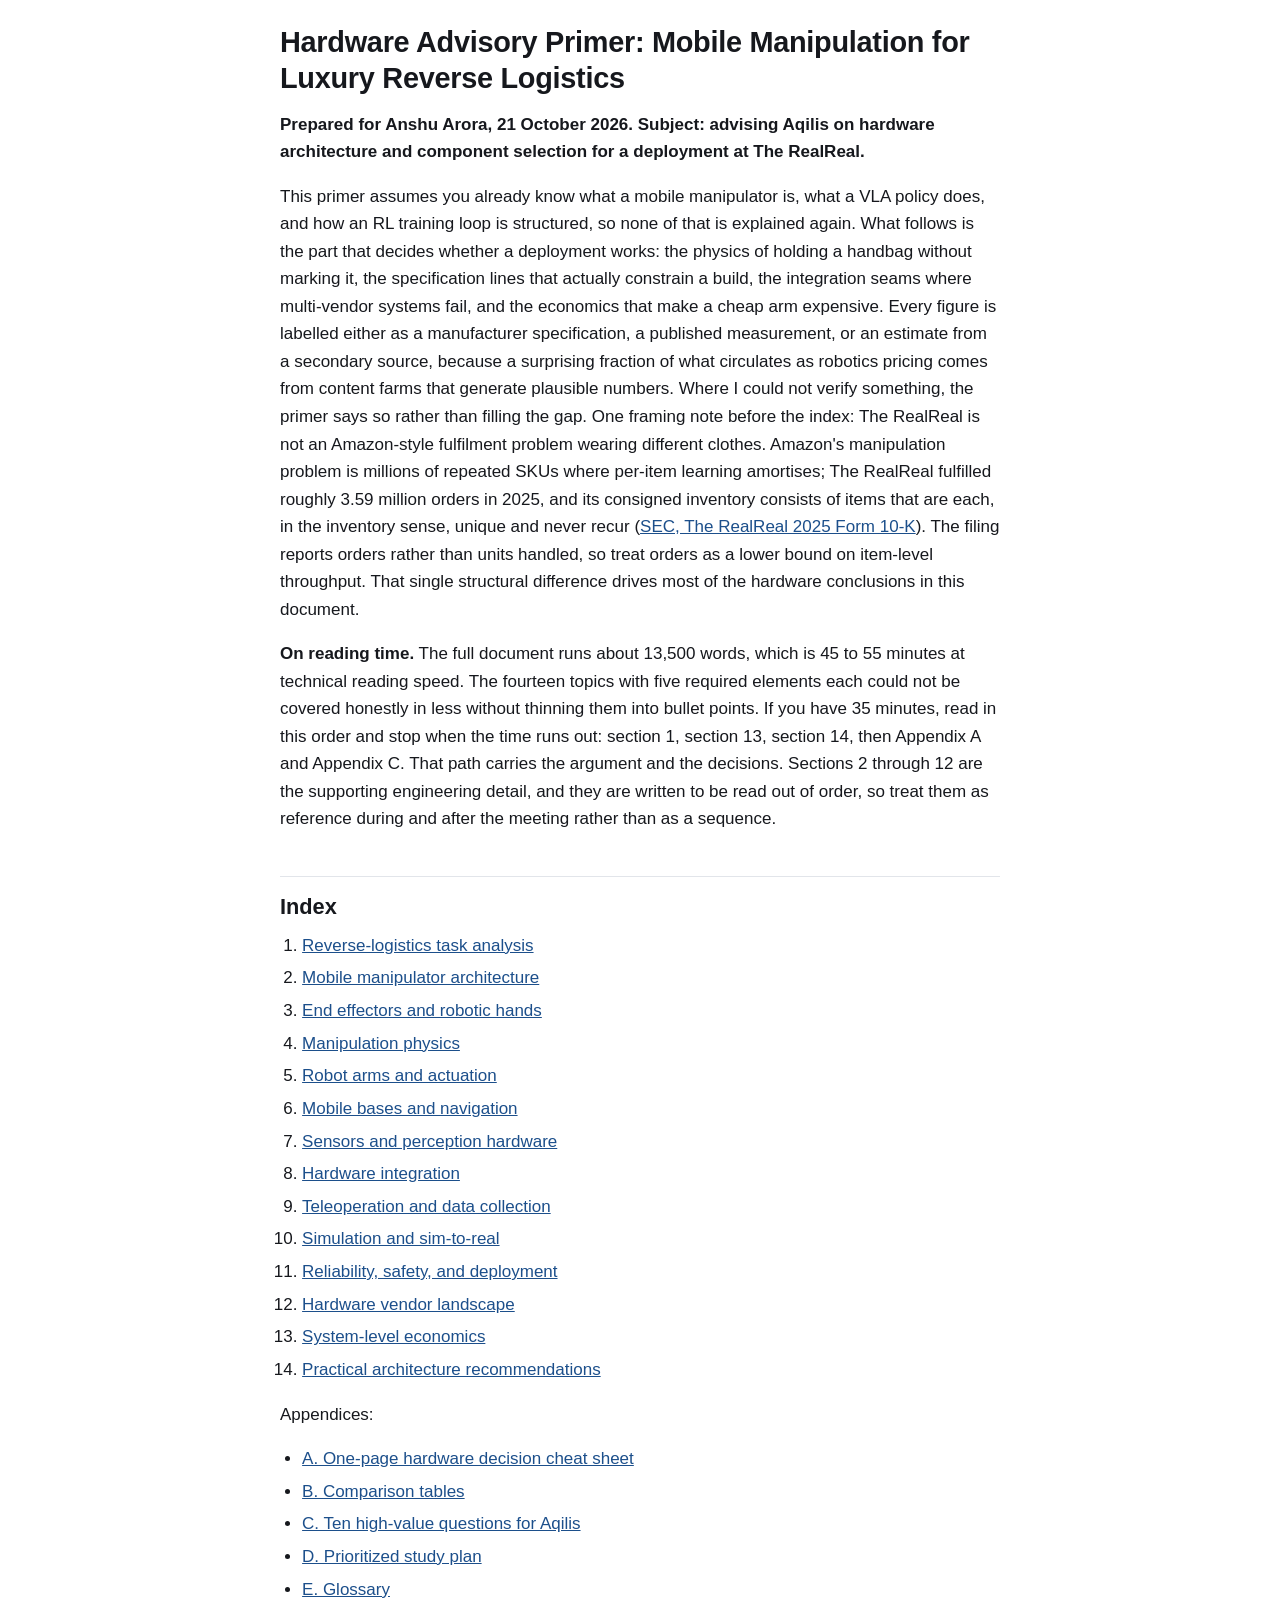
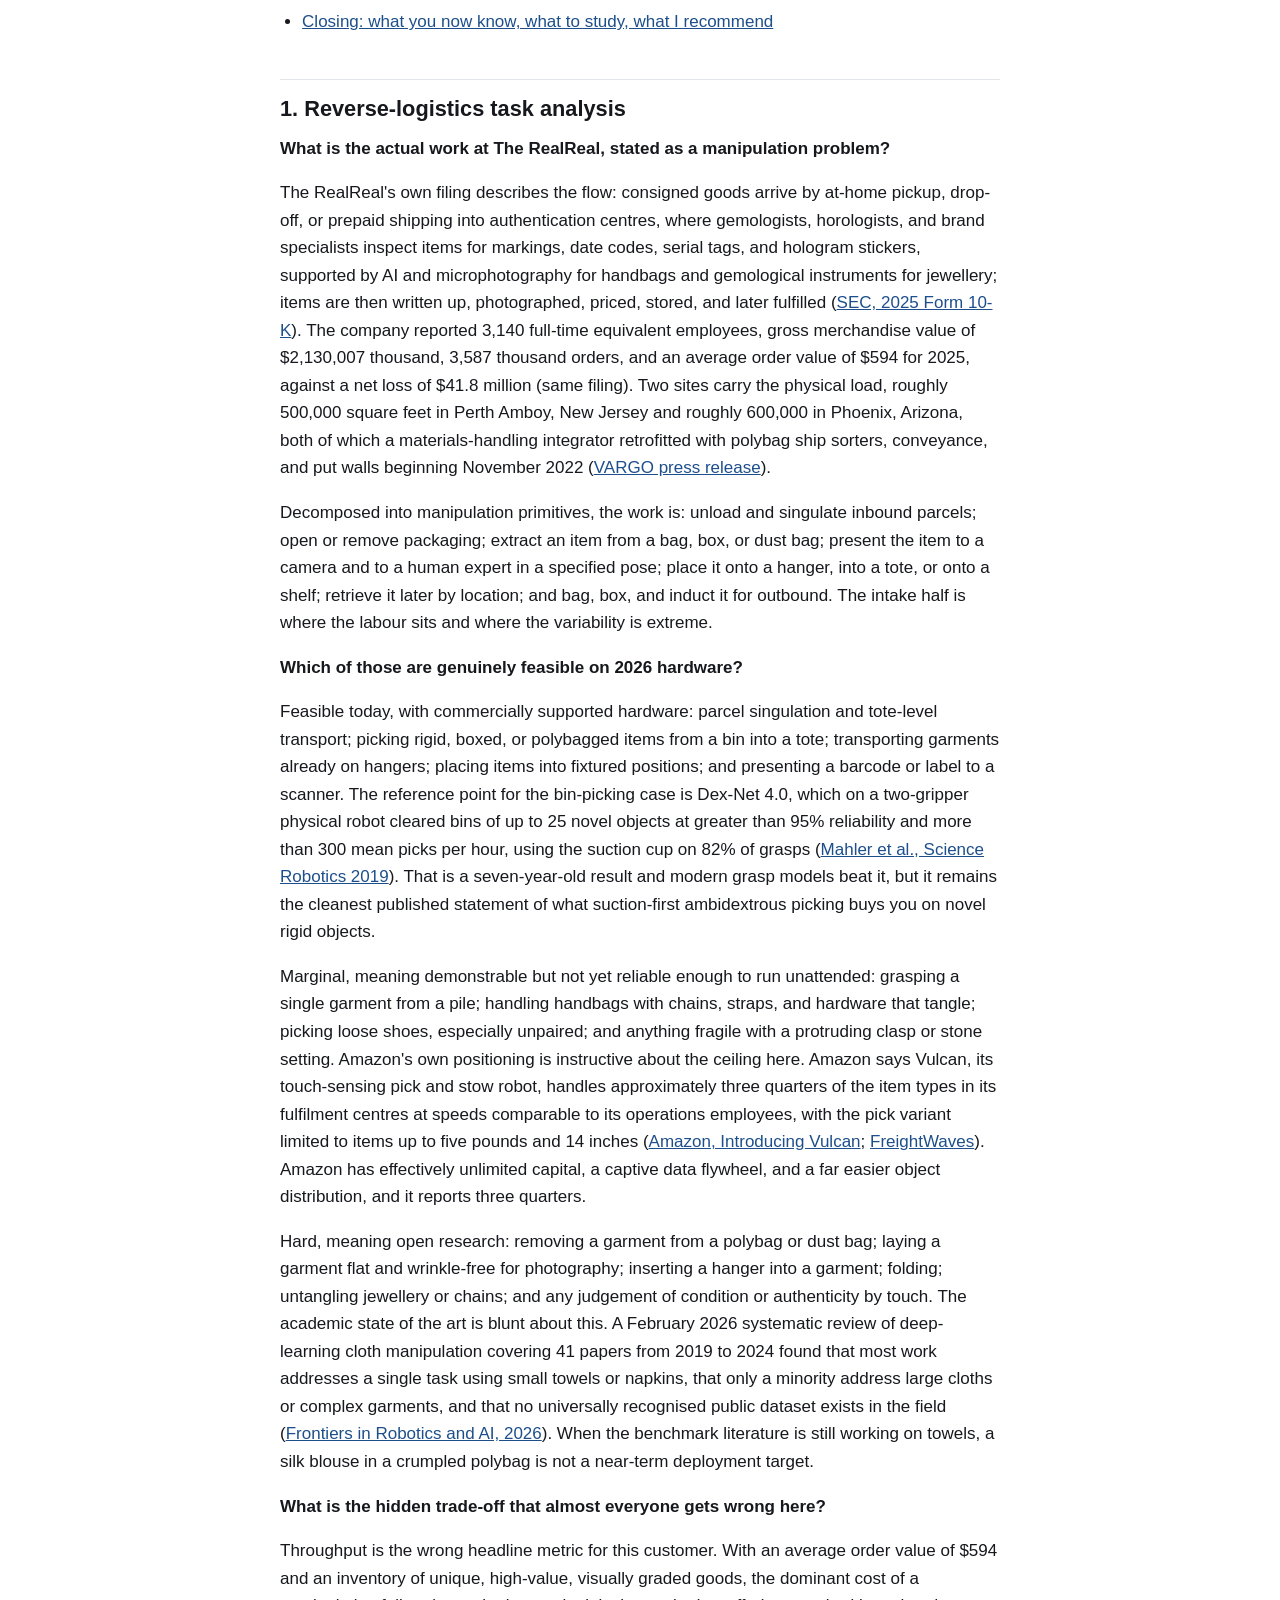
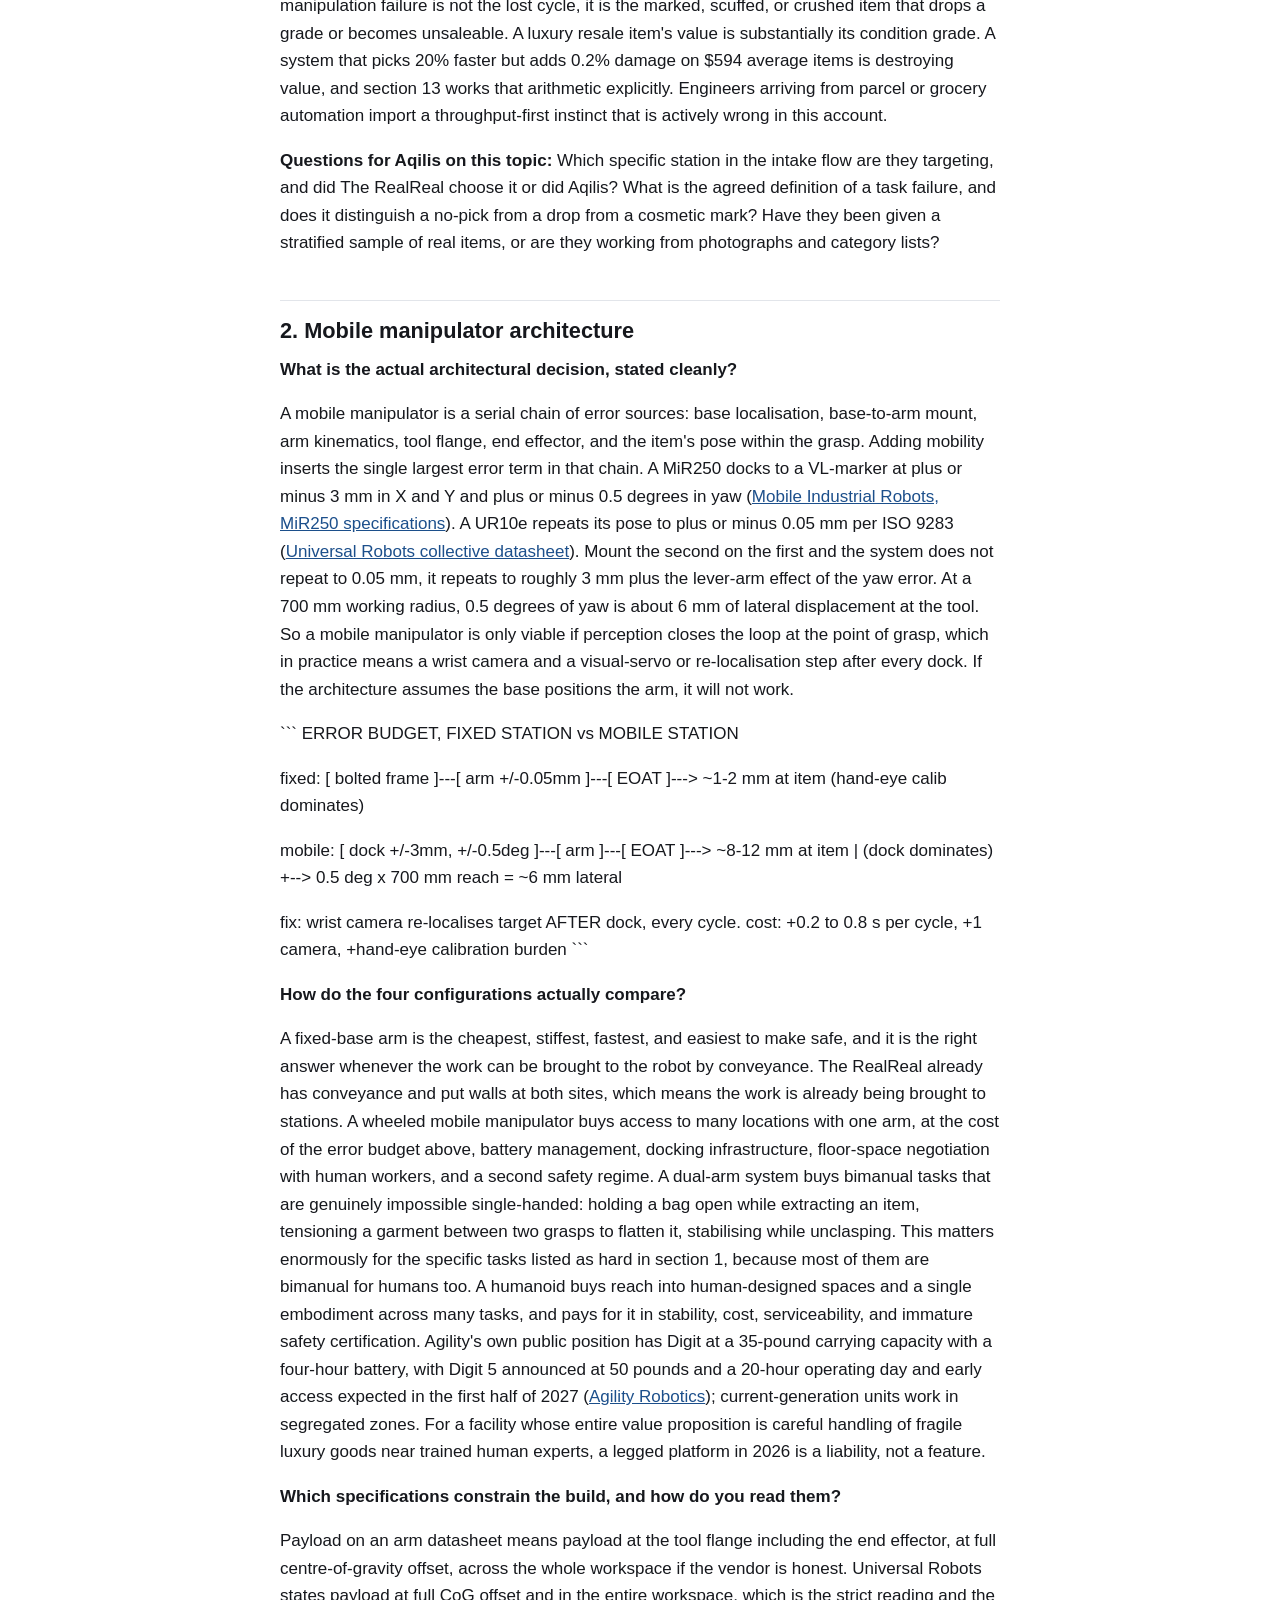
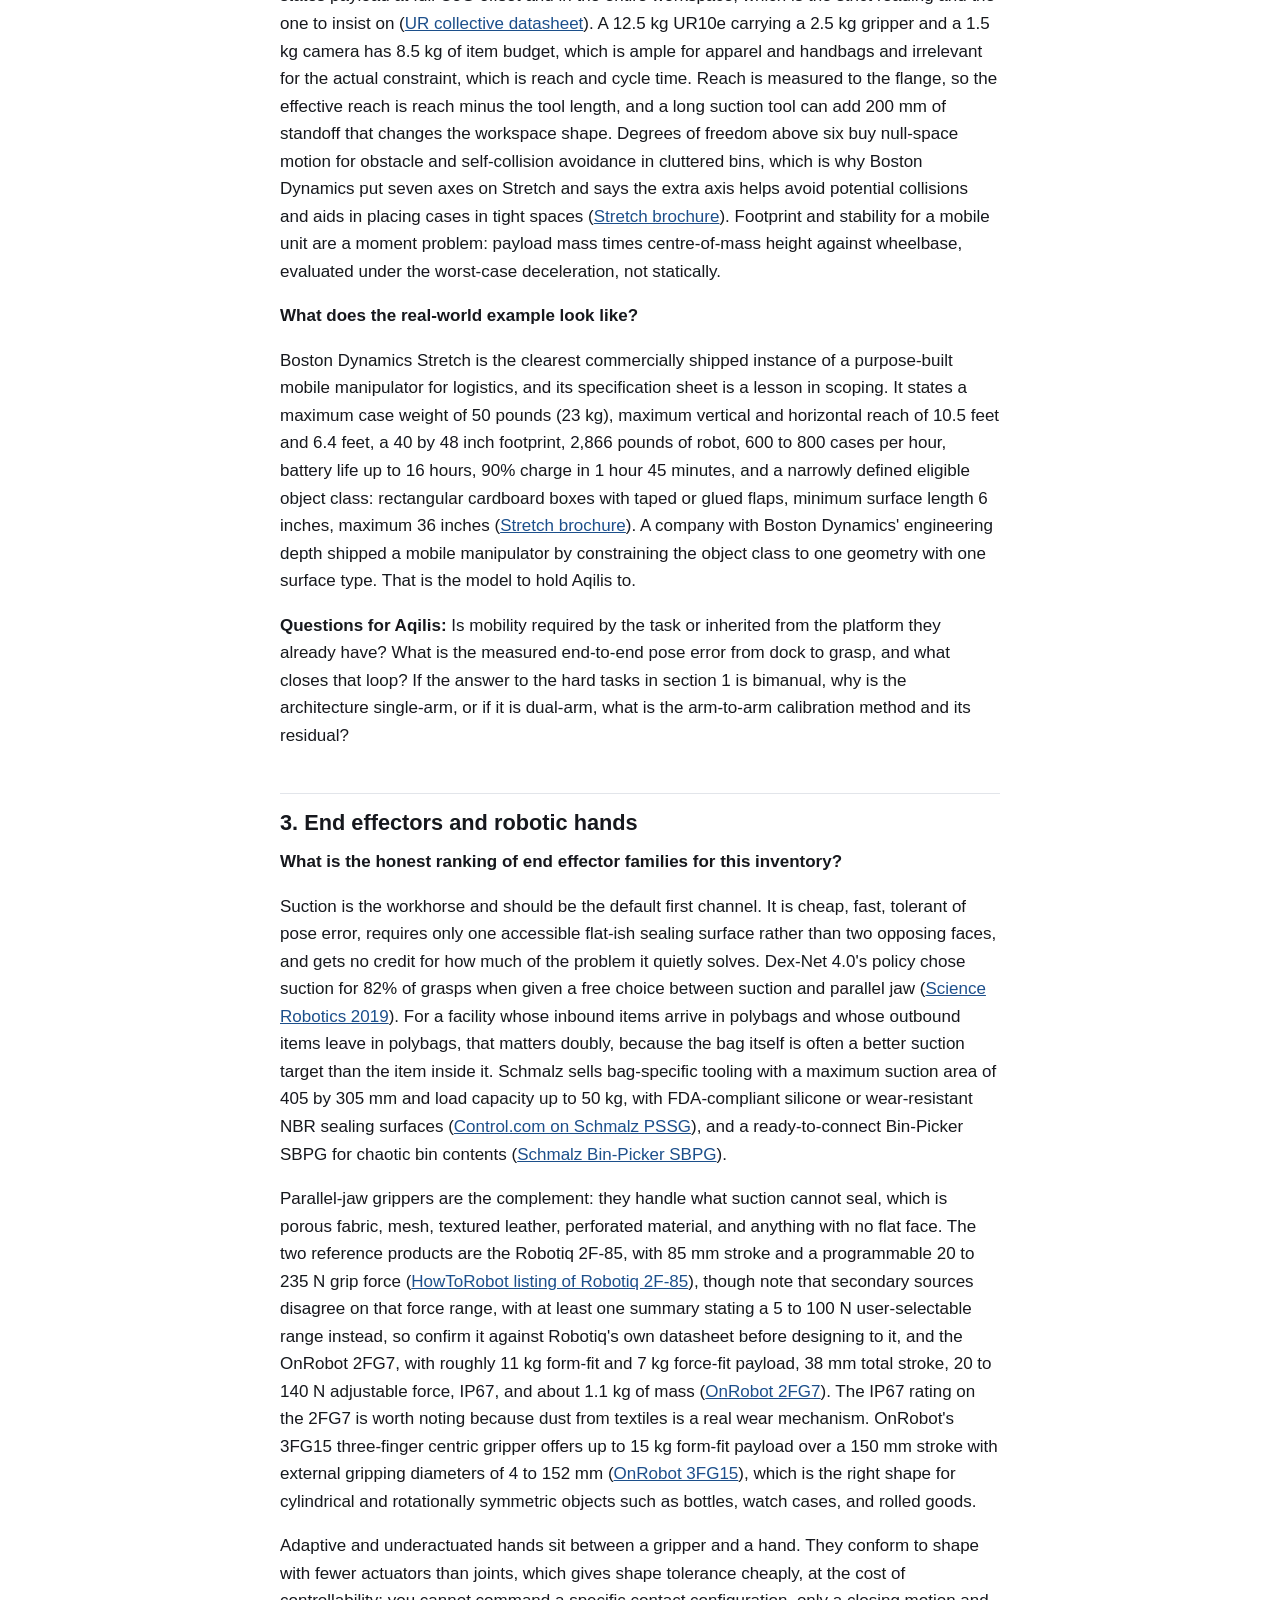
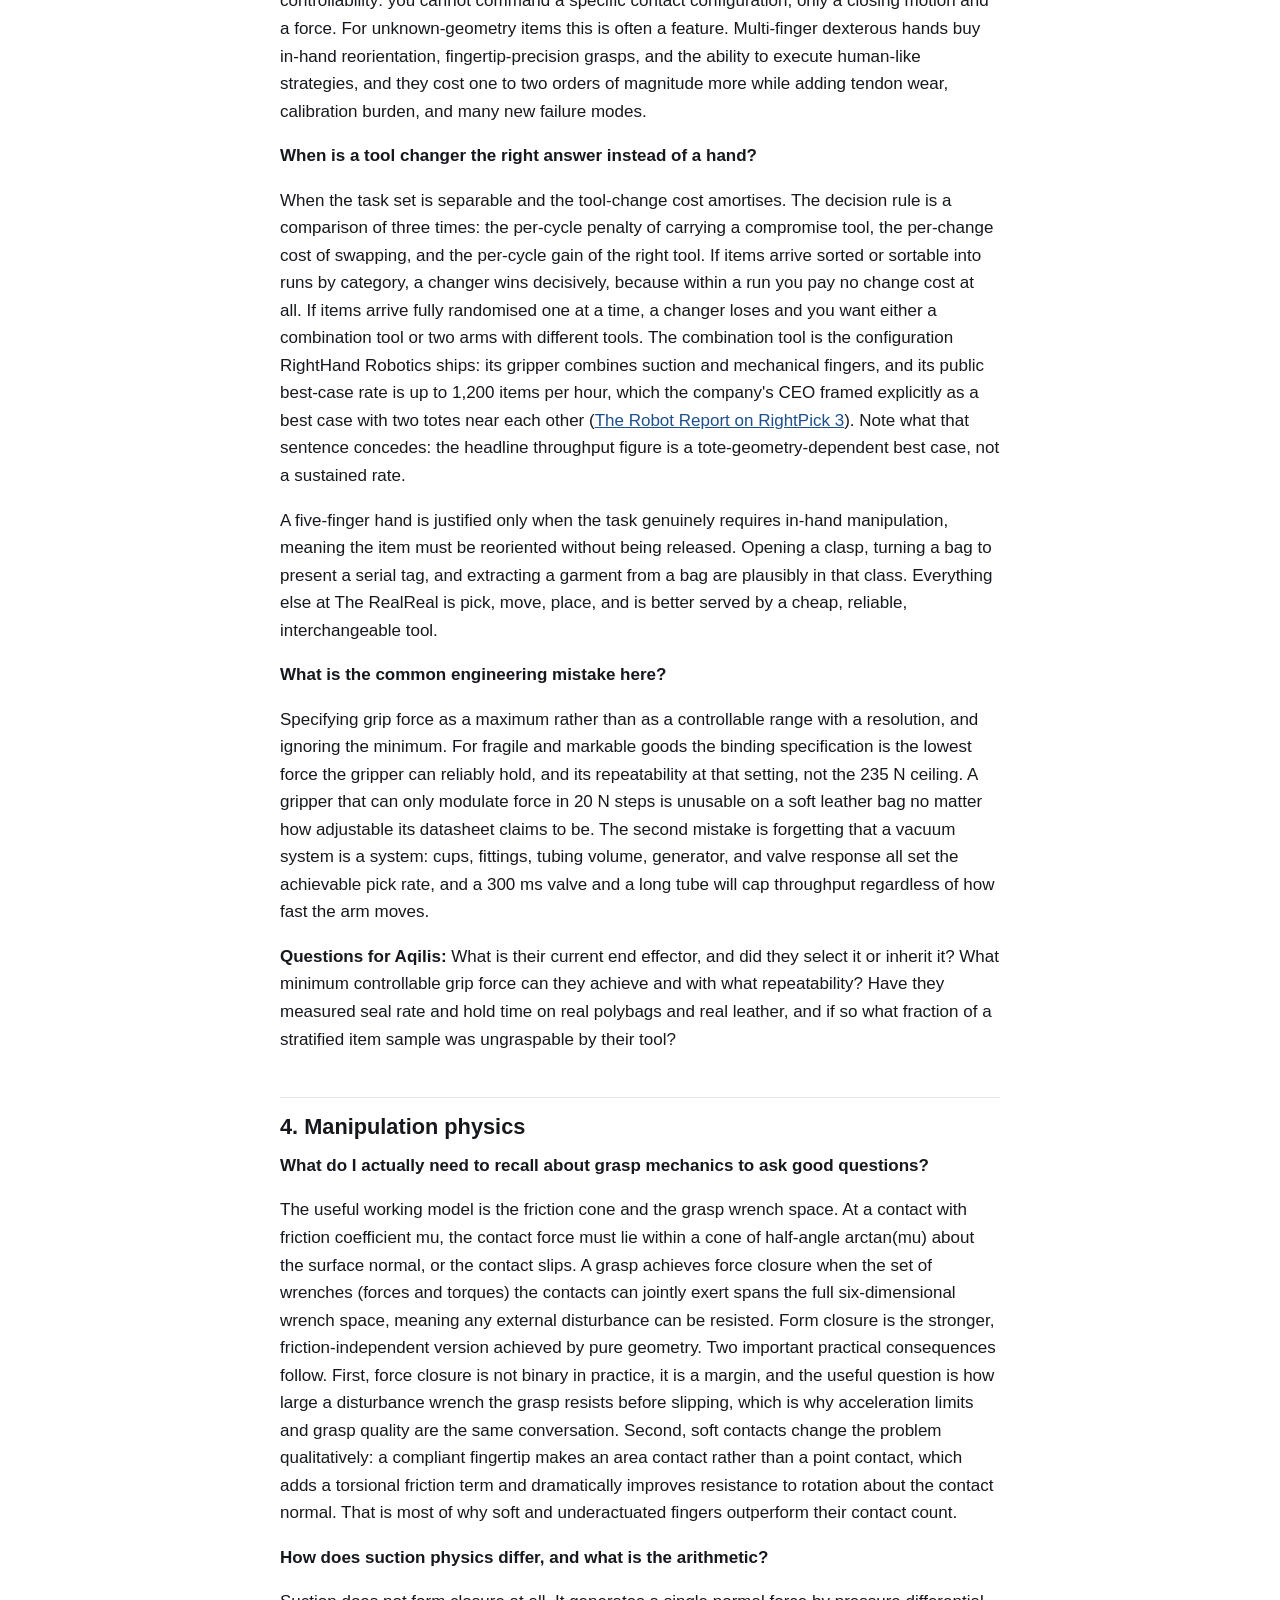
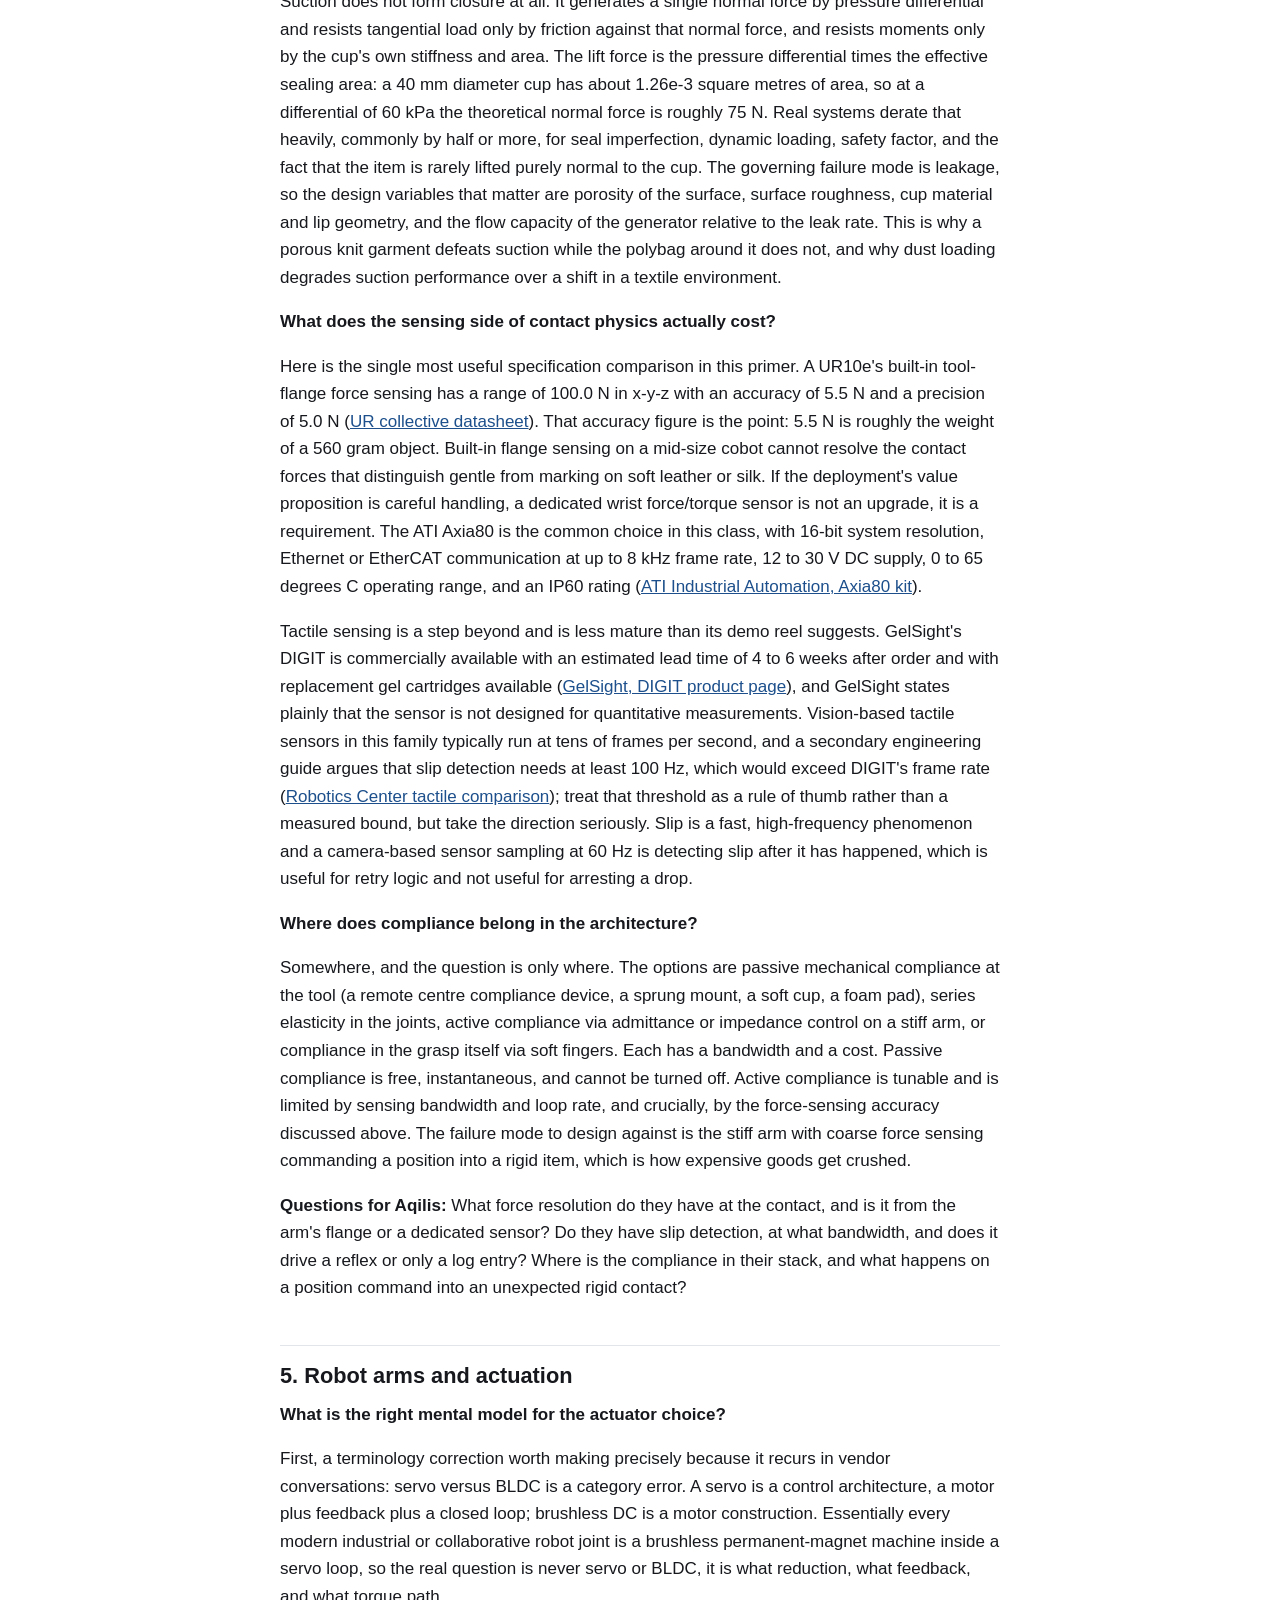
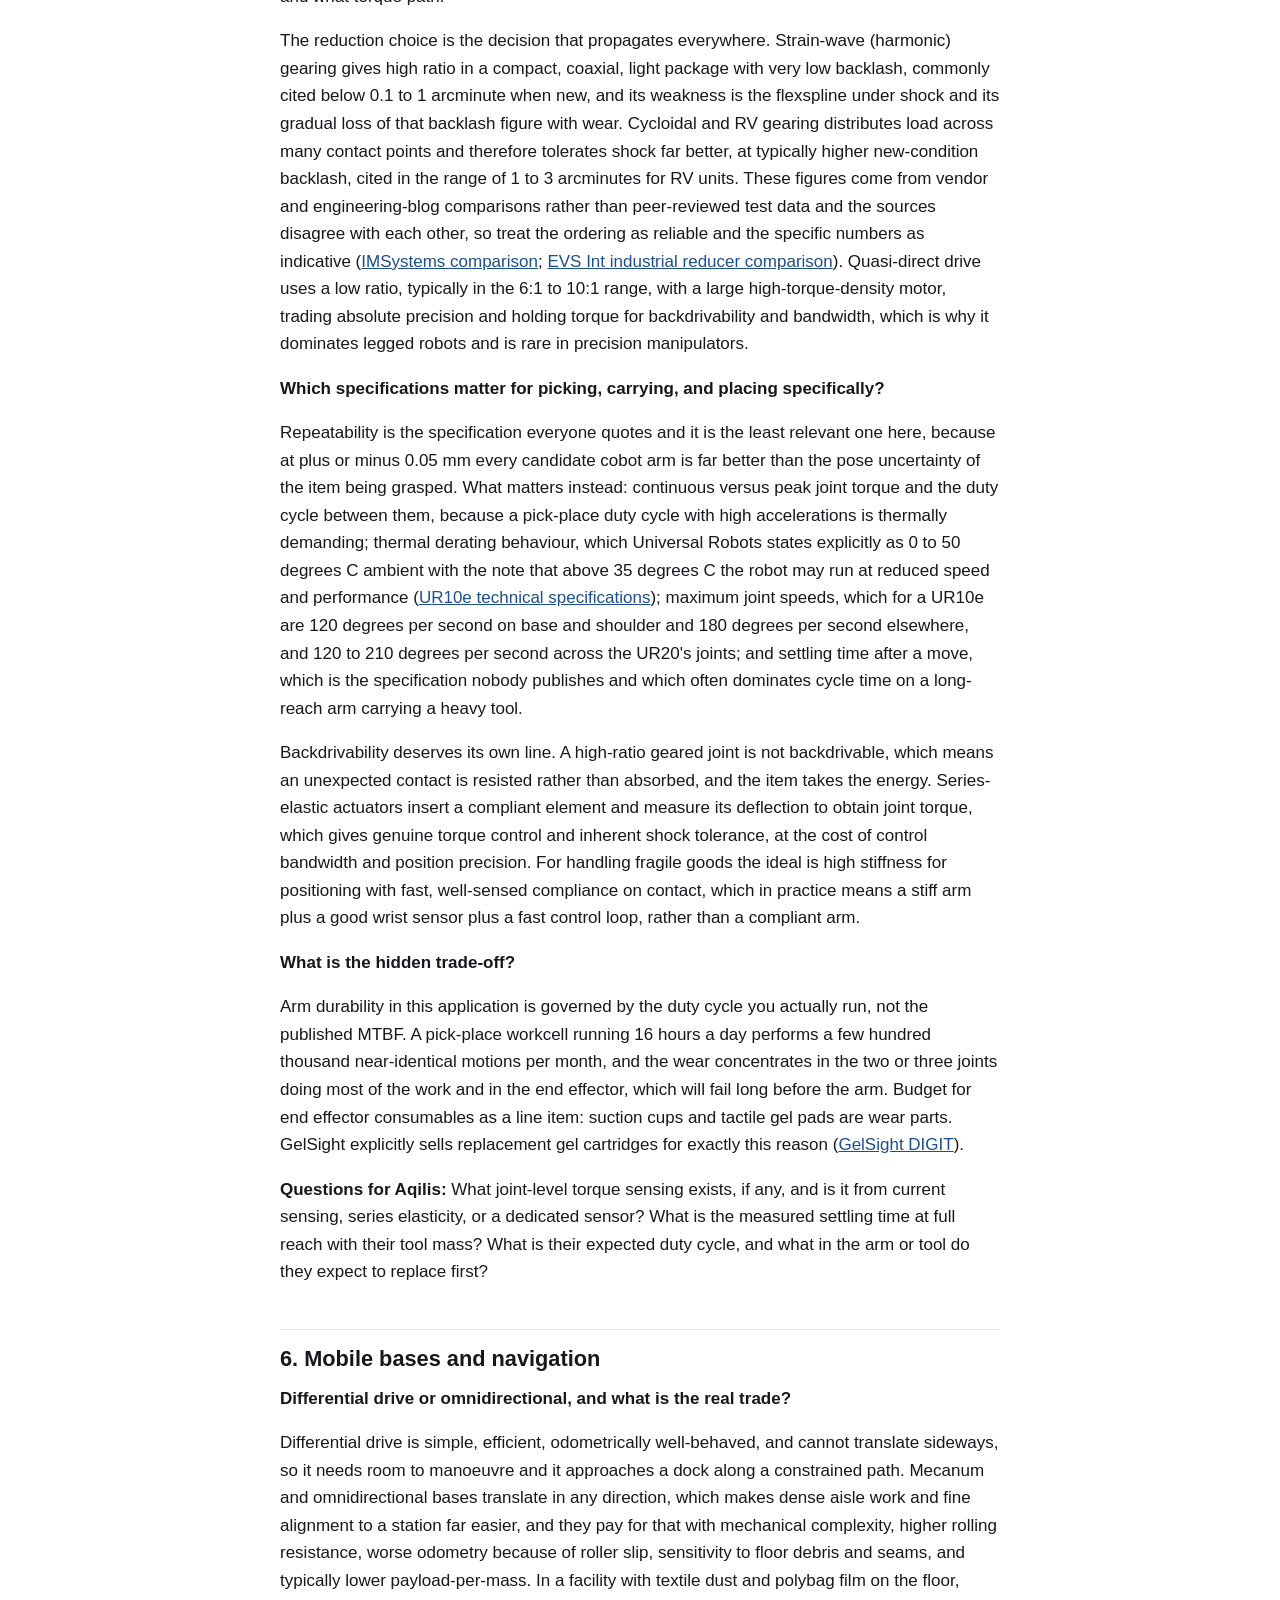
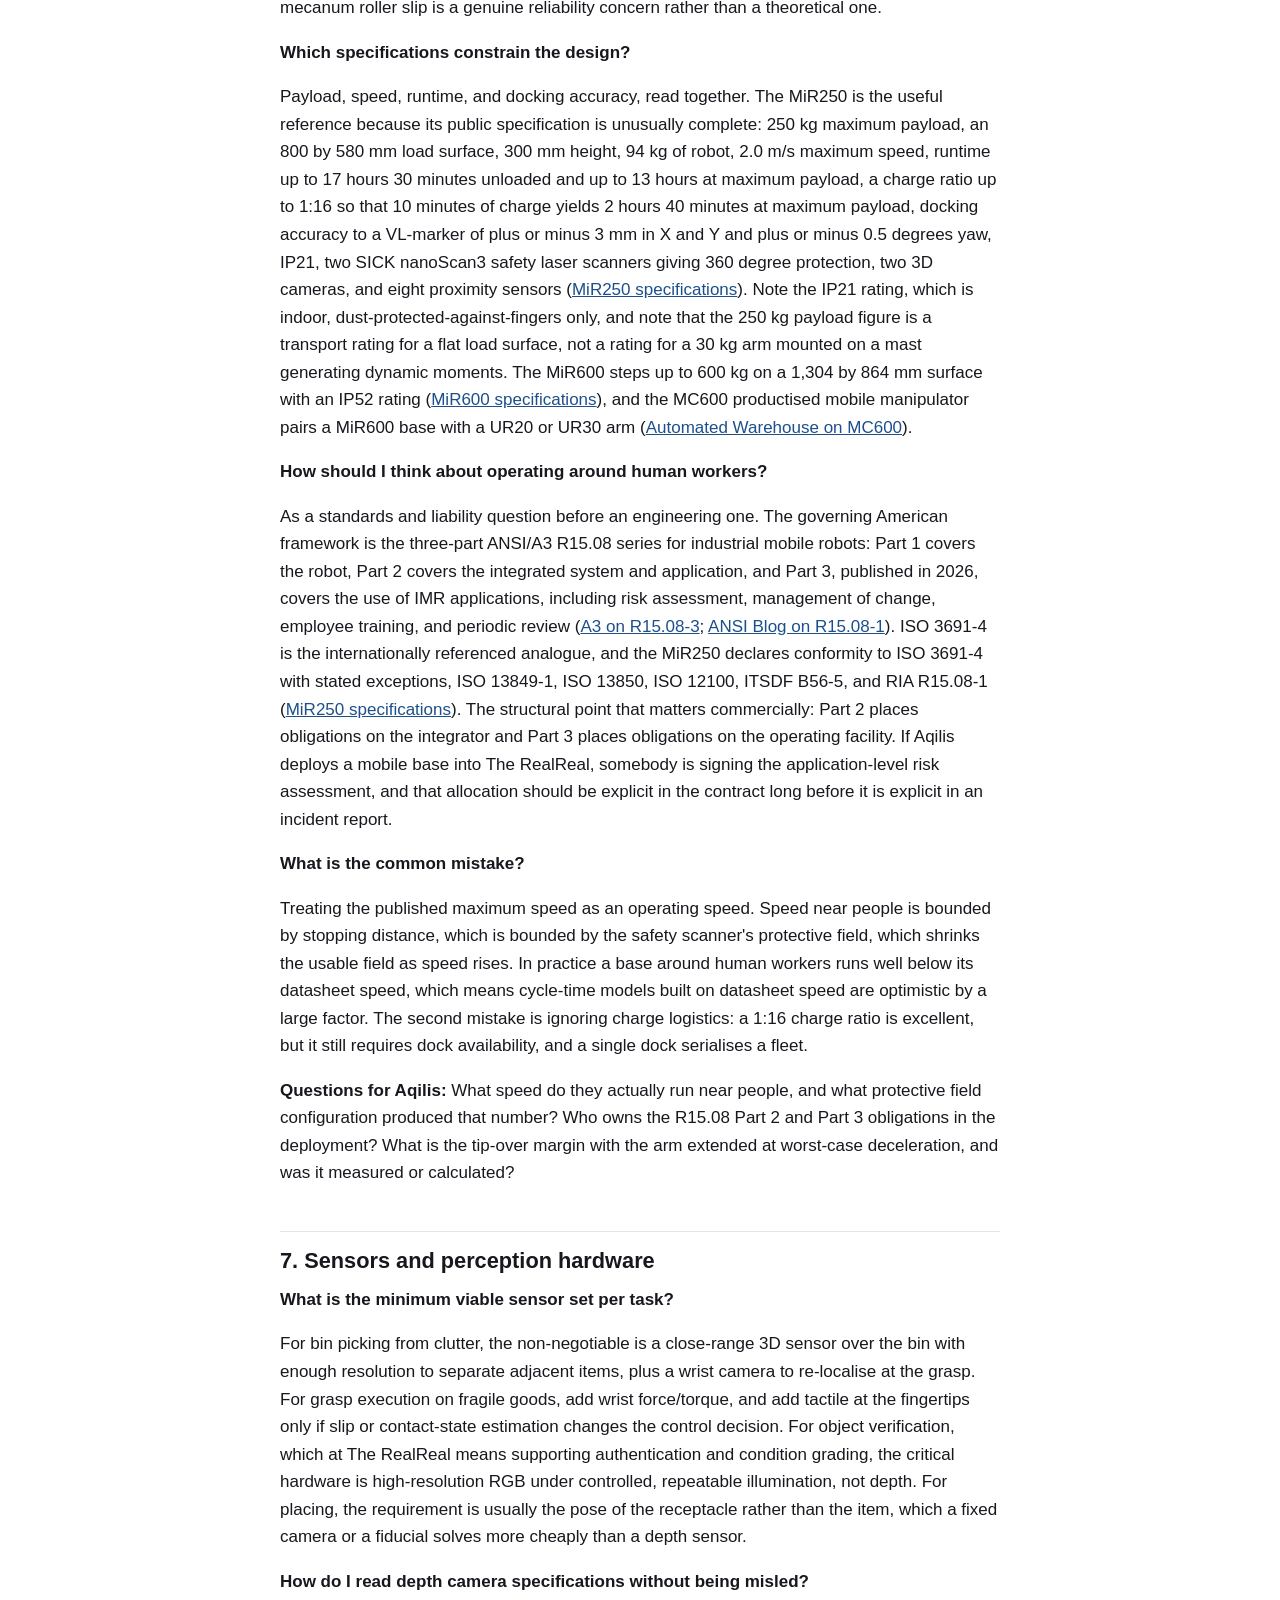
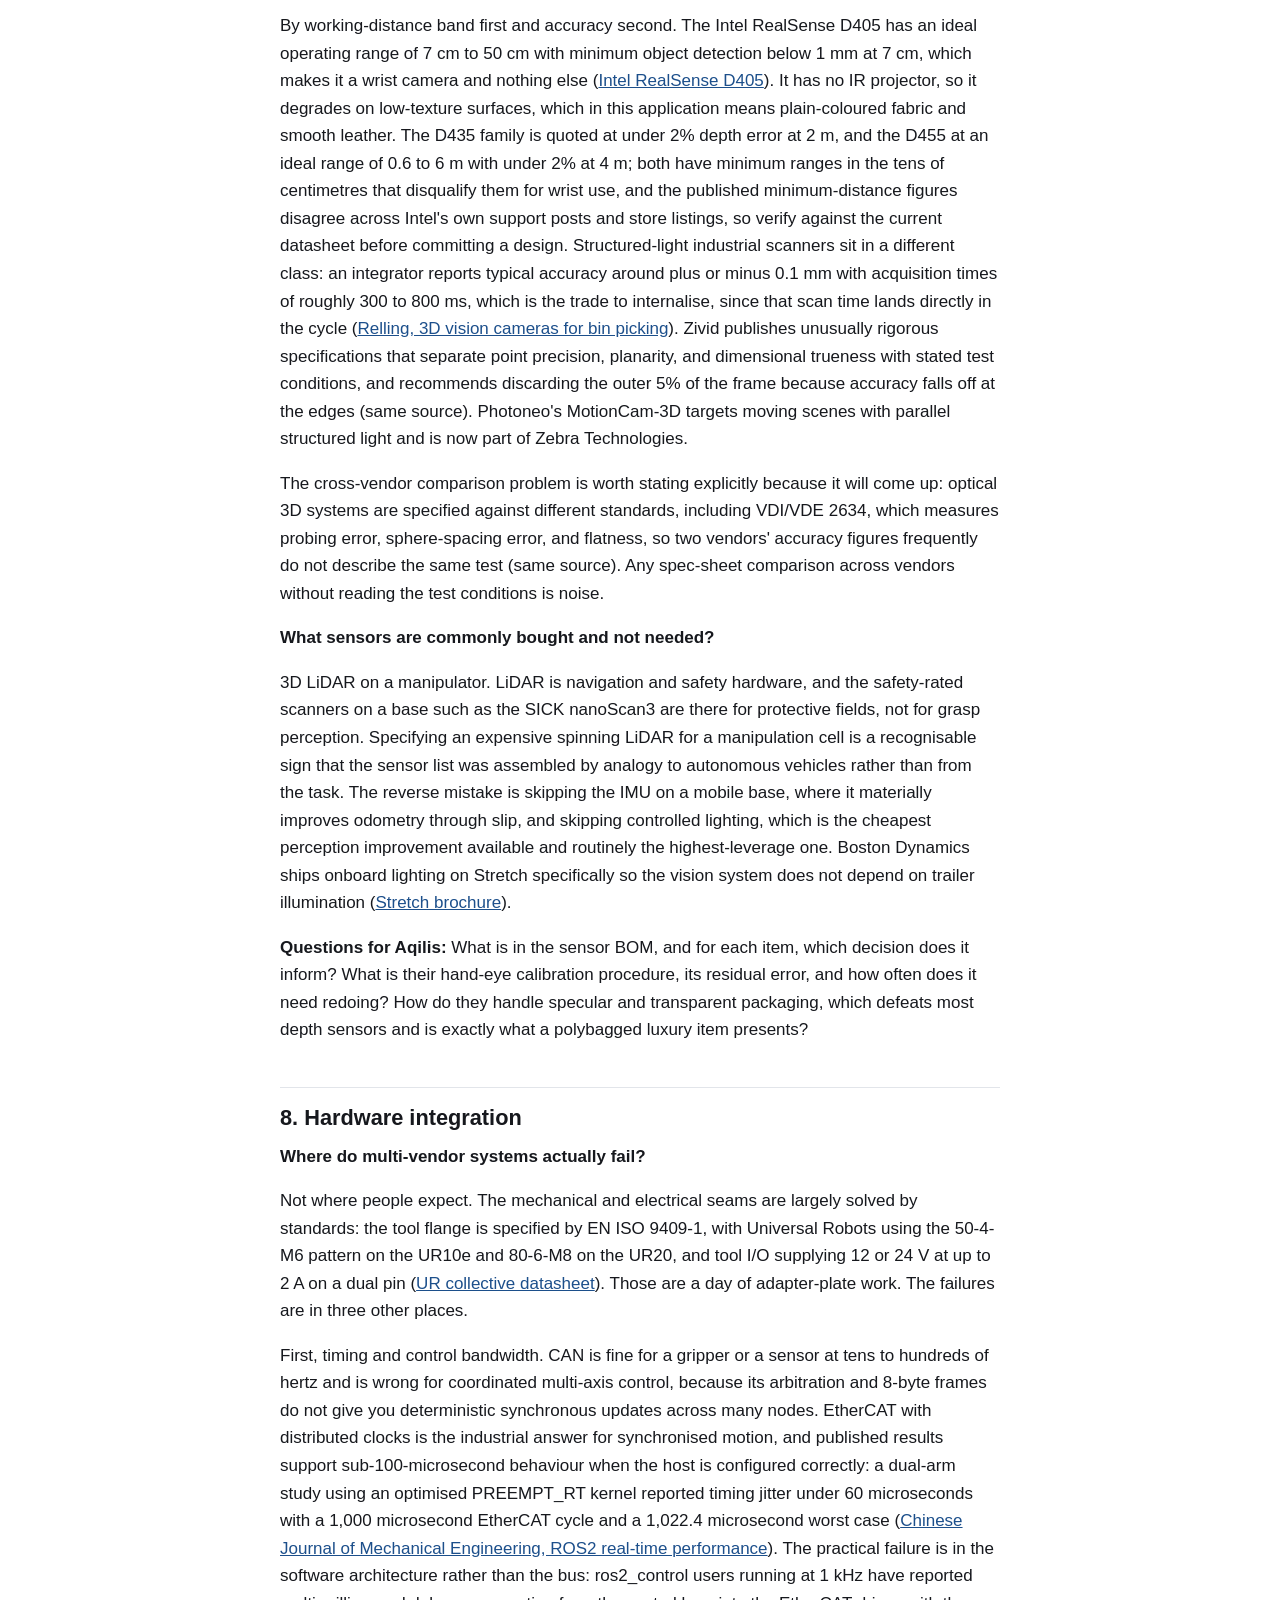
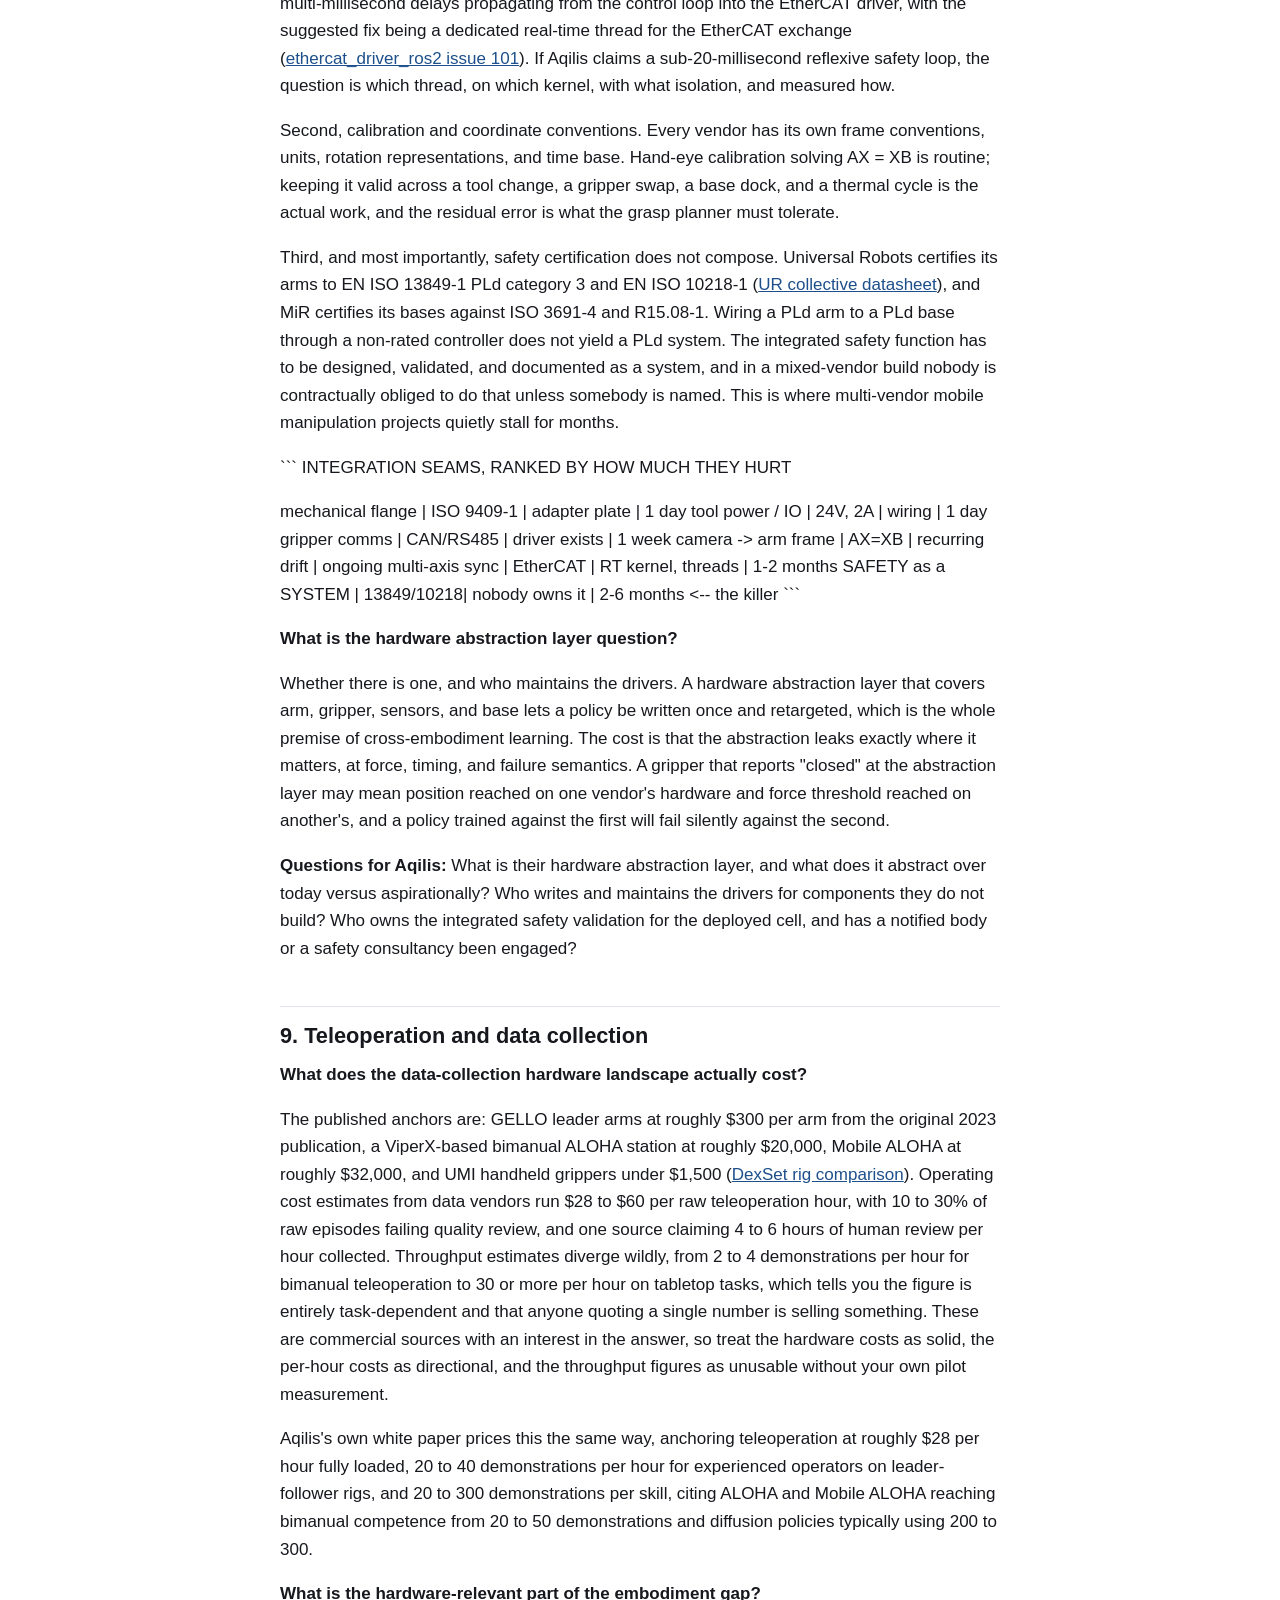
<file: reports/aqilis-hardware-primer-2026-10-21.html>
<!doctype html>
<html lang="en">
<head>
<meta charset="utf-8">
<meta name="viewport" content="width=device-width, initial-scale=1">
<title>Mobile Manipulation Hardware Primer</title>
<style>
:root{--bg:#ffffff;--fg:#16181d;--muted:#5b6472;--rule:#e2e5ea;--accent:#1c4f8b;--codebg:#f4f6f8;}
@media (prefers-color-scheme: dark){:root:not([data-theme="light"]){--bg:#16181d;--fg:#e8eaee;--muted:#9aa3b2;--rule:#2c3038;--accent:#7fb0e8;--codebg:#1e2228;}}
:root[data-theme="dark"]{--bg:#16181d;--fg:#e8eaee;--muted:#9aa3b2;--rule:#2c3038;--accent:#7fb0e8;--codebg:#1e2228;}
body{background:var(--bg);color:var(--fg);margin:0;padding:24px 16px 56px;
 font-family:-apple-system,BlinkMacSystemFont,"Segoe UI",Helvetica,Arial,sans-serif;
 font-size:17px;line-height:1.62;-webkit-text-size-adjust:100%;}
.wrap{max-width:720px;margin:0 auto;}
h1{font-size:1.7em;line-height:1.25;margin:0 0 .5em;letter-spacing:-.01em;}
h2{font-size:1.28em;line-height:1.3;margin:2em 0 .5em;padding-top:.7em;border-top:1px solid var(--rule);}
h3{font-size:1.08em;margin:1.5em 0 .4em;}
p{margin:0 0 1em;}
a{color:var(--accent);text-decoration:underline;}
strong{font-weight:650;}
ul,ol{padding-left:1.3em;margin:0 0 1em;}
li{margin:.3em 0;}
pre{background:var(--codebg);border:1px solid var(--rule);border-radius:6px;
 padding:12px;overflow-x:auto;font-size:12px;line-height:1.45;
 font-family:ui-monospace,SFMono-Regular,Menlo,Consolas,monospace;}
code{font-family:ui-monospace,SFMono-Regular,Menlo,Consolas,monospace;font-size:.9em;}
pre code{font-size:inherit;}
em{color:var(--muted);}
.tablewrap{overflow-x:auto;margin:0 0 1.2em;-webkit-overflow-scrolling:touch;}
table{border-collapse:collapse;width:100%;font-size:14px;min-width:560px;}
th,td{border:1px solid var(--rule);padding:7px 9px;text-align:left;vertical-align:top;}
th{background:var(--codebg);font-weight:650;}
hr{border:0;border-top:1px solid var(--rule);margin:2em 0;}
@media (max-width:480px){body{font-size:16px;padding:18px 16px 48px;}pre{font-size:10.5px;}}
</style>
</head>
<body>
<div class="wrap">
<h1 id="hardware-advisory-primer-mobile-manipulation-for-luxury-reverse-logistics">Hardware Advisory Primer: Mobile Manipulation for Luxury Reverse Logistics</h1>
<p><strong>Prepared for Anshu Arora, 21 October 2026. Subject: advising Aqilis on hardware architecture and component selection for a deployment at The RealReal.</strong></p>
<p>This primer assumes you already know what a mobile manipulator is, what a VLA policy does, and how an RL training loop is structured, so none of that is explained again. What follows is the part that decides whether a deployment works: the physics of holding a handbag without marking it, the specification lines that actually constrain a build, the integration seams where multi-vendor systems fail, and the economics that make a cheap arm expensive. Every figure is labelled either as a manufacturer specification, a published measurement, or an estimate from a secondary source, because a surprising fraction of what circulates as robotics pricing comes from content farms that generate plausible numbers. Where I could not verify something, the primer says so rather than filling the gap. One framing note before the index: The RealReal is not an Amazon-style fulfilment problem wearing different clothes. Amazon's manipulation problem is millions of repeated SKUs where per-item learning amortises; The RealReal fulfilled roughly 3.59 million orders in 2025, and its consigned inventory consists of items that are each, in the inventory sense, unique and never recur (<a href="https://www.sec.gov/Archives/edgar/data/1573221/000157322126000010/real-20251231.htm">SEC, The RealReal 2025 Form 10-K</a>). The filing reports orders rather than units handled, so treat orders as a lower bound on item-level throughput. That single structural difference drives most of the hardware conclusions in this document.</p>
<p><strong>On reading time.</strong> The full document runs about 13,500 words, which is 45 to 55 minutes at technical reading speed. The fourteen topics with five required elements each could not be covered honestly in less without thinning them into bullet points. If you have 35 minutes, read in this order and stop when the time runs out: section 1, section 13, section 14, then Appendix A and Appendix C. That path carries the argument and the decisions. Sections 2 through 12 are the supporting engineering detail, and they are written to be read out of order, so treat them as reference during and after the meeting rather than as a sequence.</p>
<h2 id="index">Index</h2>
<ol>
<li><a href="#1-reverse-logistics-task-analysis">Reverse-logistics task analysis</a></li>
<li><a href="#2-mobile-manipulator-architecture">Mobile manipulator architecture</a></li>
<li><a href="#3-end-effectors-and-robotic-hands">End effectors and robotic hands</a></li>
<li><a href="#4-manipulation-physics">Manipulation physics</a></li>
<li><a href="#5-robot-arms-and-actuation">Robot arms and actuation</a></li>
<li><a href="#6-mobile-bases-and-navigation">Mobile bases and navigation</a></li>
<li><a href="#7-sensors-and-perception-hardware">Sensors and perception hardware</a></li>
<li><a href="#8-hardware-integration">Hardware integration</a></li>
<li><a href="#9-teleoperation-and-data-collection">Teleoperation and data collection</a></li>
<li><a href="#10-simulation-and-sim-to-real">Simulation and sim-to-real</a></li>
<li><a href="#11-reliability-safety-and-deployment">Reliability, safety, and deployment</a></li>
<li><a href="#12-hardware-vendor-landscape">Hardware vendor landscape</a></li>
<li><a href="#13-system-level-economics">System-level economics</a></li>
<li><a href="#14-practical-architecture-recommendations">Practical architecture recommendations</a></li>
</ol>
<p>Appendices:</p>
<ul>
<li><a href="#a-one-page-hardware-decision-cheat-sheet">A. One-page hardware decision cheat sheet</a></li>
<li><a href="#b-comparison-tables">B. Comparison tables</a></li>
<li><a href="#c-ten-high-value-questions-for-aqilis">C. Ten high-value questions for Aqilis</a></li>
<li><a href="#d-prioritized-study-plan">D. Prioritized study plan</a></li>
<li><a href="#e-glossary">E. Glossary</a></li>
<li><a href="#closing-what-you-now-know-what-to-study-what-i-recommend">Closing: what you now know, what to study, what I recommend</a></li>
</ul>
<h2 id="1-reverse-logistics-task-analysis">1. Reverse-logistics task analysis</h2>
<p><strong>What is the actual work at The RealReal, stated as a manipulation problem?</strong></p>
<p>The RealReal's own filing describes the flow: consigned goods arrive by at-home pickup, drop-off, or prepaid shipping into authentication centres, where gemologists, horologists, and brand specialists inspect items for markings, date codes, serial tags, and hologram stickers, supported by AI and microphotography for handbags and gemological instruments for jewellery; items are then written up, photographed, priced, stored, and later fulfilled (<a href="https://www.sec.gov/Archives/edgar/data/1573221/000157322126000010/real-20251231.htm">SEC, 2025 Form 10-K</a>). The company reported 3,140 full-time equivalent employees, gross merchandise value of $2,130,007 thousand, 3,587 thousand orders, and an average order value of $594 for 2025, against a net loss of $41.8 million (same filing). Two sites carry the physical load, roughly 500,000 square feet in Perth Amboy, New Jersey and roughly 600,000 in Phoenix, Arizona, both of which a materials-handling integrator retrofitted with polybag ship sorters, conveyance, and put walls beginning November 2022 (<a href="https://vargosolutions.com/vargo-transforms-fulfillment-network-for-luxury-consignment-retailer-the-realreal/">VARGO press release</a>).</p>
<p>Decomposed into manipulation primitives, the work is: unload and singulate inbound parcels; open or remove packaging; extract an item from a bag, box, or dust bag; present the item to a camera and to a human expert in a specified pose; place it onto a hanger, into a tote, or onto a shelf; retrieve it later by location; and bag, box, and induct it for outbound. The intake half is where the labour sits and where the variability is extreme.</p>
<p><strong>Which of those are genuinely feasible on 2026 hardware?</strong></p>
<p>Feasible today, with commercially supported hardware: parcel singulation and tote-level transport; picking rigid, boxed, or polybagged items from a bin into a tote; transporting garments already on hangers; placing items into fixtured positions; and presenting a barcode or label to a scanner. The reference point for the bin-picking case is Dex-Net 4.0, which on a two-gripper physical robot cleared bins of up to 25 novel objects at greater than 95% reliability and more than 300 mean picks per hour, using the suction cup on 82% of grasps (<a href="https://www.science.org/doi/10.1126/scirobotics.aau4984">Mahler et al., Science Robotics 2019</a>). That is a seven-year-old result and modern grasp models beat it, but it remains the cleanest published statement of what suction-first ambidextrous picking buys you on novel rigid objects.</p>
<p>Marginal, meaning demonstrable but not yet reliable enough to run unattended: grasping a single garment from a pile; handling handbags with chains, straps, and hardware that tangle; picking loose shoes, especially unpaired; and anything fragile with a protruding clasp or stone setting. Amazon's own positioning is instructive about the ceiling here. Amazon says Vulcan, its touch-sensing pick and stow robot, handles approximately three quarters of the item types in its fulfilment centres at speeds comparable to its operations employees, with the pick variant limited to items up to five pounds and 14 inches (<a href="https://www.aboutamazon.com/news/operations/amazon-vulcan-robot-pick-stow-touch">Amazon, Introducing Vulcan</a>; <a href="https://www.freightwaves.com/news/robots-drive-10b-amazon-investment-for-european-fulfillment-centers">FreightWaves</a>). Amazon has effectively unlimited capital, a captive data flywheel, and a far easier object distribution, and it reports three quarters.</p>
<p>Hard, meaning open research: removing a garment from a polybag or dust bag; laying a garment flat and wrinkle-free for photography; inserting a hanger into a garment; folding; untangling jewellery or chains; and any judgement of condition or authenticity by touch. The academic state of the art is blunt about this. A February 2026 systematic review of deep-learning cloth manipulation covering 41 papers from 2019 to 2024 found that most work addresses a single task using small towels or napkins, that only a minority address large cloths or complex garments, and that no universally recognised public dataset exists in the field (<a href="https://www.frontiersin.org/journals/robotics-and-ai/articles/10.3389/frobt.2026.1752914/full">Frontiers in Robotics and AI, 2026</a>). When the benchmark literature is still working on towels, a silk blouse in a crumpled polybag is not a near-term deployment target.</p>
<p><strong>What is the hidden trade-off that almost everyone gets wrong here?</strong></p>
<p>Throughput is the wrong headline metric for this customer. With an average order value of $594 and an inventory of unique, high-value, visually graded goods, the dominant cost of a manipulation failure is not the lost cycle, it is the marked, scuffed, or crushed item that drops a grade or becomes unsaleable. A luxury resale item's value is substantially its condition grade. A system that picks 20% faster but adds 0.2% damage on $594 average items is destroying value, and section 13 works that arithmetic explicitly. Engineers arriving from parcel or grocery automation import a throughput-first instinct that is actively wrong in this account.</p>
<p><strong>Questions for Aqilis on this topic:</strong> Which specific station in the intake flow are they targeting, and did The RealReal choose it or did Aqilis? What is the agreed definition of a task failure, and does it distinguish a no-pick from a drop from a cosmetic mark? Have they been given a stratified sample of real items, or are they working from photographs and category lists?</p>
<h2 id="2-mobile-manipulator-architecture">2. Mobile manipulator architecture</h2>
<p><strong>What is the actual architectural decision, stated cleanly?</strong></p>
<p>A mobile manipulator is a serial chain of error sources: base localisation, base-to-arm mount, arm kinematics, tool flange, end effector, and the item's pose within the grasp. Adding mobility inserts the single largest error term in that chain. A MiR250 docks to a VL-marker at plus or minus 3 mm in X and Y and plus or minus 0.5 degrees in yaw (<a href="https://mobile-industrial-robots.com/products/robots/mir250/specifications">Mobile Industrial Robots, MiR250 specifications</a>). A UR10e repeats its pose to plus or minus 0.05 mm per ISO 9283 (<a href="https://www.universal-robots.com/media/1826690/01_2023_collective_data_sheet-1.pdf">Universal Robots collective datasheet</a>). Mount the second on the first and the system does not repeat to 0.05 mm, it repeats to roughly 3 mm plus the lever-arm effect of the yaw error. At a 700 mm working radius, 0.5 degrees of yaw is about 6 mm of lateral displacement at the tool. So a mobile manipulator is only viable if perception closes the loop at the point of grasp, which in practice means a wrist camera and a visual-servo or re-localisation step after every dock. If the architecture assumes the base positions the arm, it will not work.</p>
<p>```
ERROR BUDGET, FIXED STATION vs MOBILE STATION</p>
<p>fixed:   [ bolted frame ]---[ arm +/-0.05mm ]---[ EOAT ]---&gt; ~1-2 mm at item
                                                   (hand-eye calib dominates)</p>
<p>mobile:  [ dock +/-3mm, +/-0.5deg ]---[ arm ]---[ EOAT ]---&gt; ~8-12 mm at item
             |                                                 (dock dominates)
             +--&gt; 0.5 deg x 700 mm reach = ~6 mm lateral</p>
<p>fix: wrist camera re-localises target AFTER dock, every cycle.
      cost: +0.2 to 0.8 s per cycle, +1 camera, +hand-eye calibration burden
```</p>
<p><strong>How do the four configurations actually compare?</strong></p>
<p>A fixed-base arm is the cheapest, stiffest, fastest, and easiest to make safe, and it is the right answer whenever the work can be brought to the robot by conveyance. The RealReal already has conveyance and put walls at both sites, which means the work is already being brought to stations. A wheeled mobile manipulator buys access to many locations with one arm, at the cost of the error budget above, battery management, docking infrastructure, floor-space negotiation with human workers, and a second safety regime. A dual-arm system buys bimanual tasks that are genuinely impossible single-handed: holding a bag open while extracting an item, tensioning a garment between two grasps to flatten it, stabilising while unclasping. This matters enormously for the specific tasks listed as hard in section 1, because most of them are bimanual for humans too. A humanoid buys reach into human-designed spaces and a single embodiment across many tasks, and pays for it in stability, cost, serviceability, and immature safety certification. Agility's own public position has Digit at a 35-pound carrying capacity with a four-hour battery, with Digit 5 announced at 50 pounds and a 20-hour operating day and early access expected in the first half of 2027 (<a href="https://www.agilityrobotics.com/content/agility-unveils-digit-5-humanoid-robot-built-for-cooperatively-safe-work-at-scale">Agility Robotics</a>); current-generation units work in segregated zones. For a facility whose entire value proposition is careful handling of fragile luxury goods near trained human experts, a legged platform in 2026 is a liability, not a feature.</p>
<p><strong>Which specifications constrain the build, and how do you read them?</strong></p>
<p>Payload on an arm datasheet means payload at the tool flange including the end effector, at full centre-of-gravity offset, across the whole workspace if the vendor is honest. Universal Robots states payload at full CoG offset and in the entire workspace, which is the strict reading and the one to insist on (<a href="https://www.universal-robots.com/media/1826690/01_2023_collective_data_sheet-1.pdf">UR collective datasheet</a>). A 12.5 kg UR10e carrying a 2.5 kg gripper and a 1.5 kg camera has 8.5 kg of item budget, which is ample for apparel and handbags and irrelevant for the actual constraint, which is reach and cycle time. Reach is measured to the flange, so the effective reach is reach minus the tool length, and a long suction tool can add 200 mm of standoff that changes the workspace shape. Degrees of freedom above six buy null-space motion for obstacle and self-collision avoidance in cluttered bins, which is why Boston Dynamics put seven axes on Stretch and says the extra axis helps avoid potential collisions and aids in placing cases in tight spaces (<a href="https://bostondynamics.com/wp-content/uploads/2024/01/Stretch-Brochure-2025-compressed.pdf">Stretch brochure</a>). Footprint and stability for a mobile unit are a moment problem: payload mass times centre-of-mass height against wheelbase, evaluated under the worst-case deceleration, not statically.</p>
<p><strong>What does the real-world example look like?</strong></p>
<p>Boston Dynamics Stretch is the clearest commercially shipped instance of a purpose-built mobile manipulator for logistics, and its specification sheet is a lesson in scoping. It states a maximum case weight of 50 pounds (23 kg), maximum vertical and horizontal reach of 10.5 feet and 6.4 feet, a 40 by 48 inch footprint, 2,866 pounds of robot, 600 to 800 cases per hour, battery life up to 16 hours, 90% charge in 1 hour 45 minutes, and a narrowly defined eligible object class: rectangular cardboard boxes with taped or glued flaps, minimum surface length 6 inches, maximum 36 inches (<a href="https://bostondynamics.com/wp-content/uploads/2024/01/Stretch-Brochure-2025-compressed.pdf">Stretch brochure</a>). A company with Boston Dynamics' engineering depth shipped a mobile manipulator by constraining the object class to one geometry with one surface type. That is the model to hold Aqilis to.</p>
<p><strong>Questions for Aqilis:</strong> Is mobility required by the task or inherited from the platform they already have? What is the measured end-to-end pose error from dock to grasp, and what closes that loop? If the answer to the hard tasks in section 1 is bimanual, why is the architecture single-arm, or if it is dual-arm, what is the arm-to-arm calibration method and its residual?</p>
<h2 id="3-end-effectors-and-robotic-hands">3. End effectors and robotic hands</h2>
<p><strong>What is the honest ranking of end effector families for this inventory?</strong></p>
<p>Suction is the workhorse and should be the default first channel. It is cheap, fast, tolerant of pose error, requires only one accessible flat-ish sealing surface rather than two opposing faces, and gets no credit for how much of the problem it quietly solves. Dex-Net 4.0's policy chose suction for 82% of grasps when given a free choice between suction and parallel jaw (<a href="https://www.science.org/doi/10.1126/scirobotics.aau4984">Science Robotics 2019</a>). For a facility whose inbound items arrive in polybags and whose outbound items leave in polybags, that matters doubly, because the bag itself is often a better suction target than the item inside it. Schmalz sells bag-specific tooling with a maximum suction area of 405 by 305 mm and load capacity up to 50 kg, with FDA-compliant silicone or wear-resistant NBR sealing surfaces (<a href="https://control.com/news/schmalz-launches-new-pssg-suction-cup-gripper-for-handling-bags-and-sacks/">Control.com on Schmalz PSSG</a>), and a ready-to-connect Bin-Picker SBPG for chaotic bin contents (<a href="https://www.schmalz.com/en/products/automation-743270/vacuum-grippers-746238/gripping-systems-and-end-of-arm-tooling-eoat-746240/bin-picker-746357/bin-picker-sbpg-323539">Schmalz Bin-Picker SBPG</a>).</p>
<p>Parallel-jaw grippers are the complement: they handle what suction cannot seal, which is porous fabric, mesh, textured leather, perforated material, and anything with no flat face. The two reference products are the Robotiq 2F-85, with 85 mm stroke and a programmable 20 to 235 N grip force (<a href="https://howtorobot.com/products-catalog/robotiq-2f-85-gripper">HowToRobot listing of Robotiq 2F-85</a>), though note that secondary sources disagree on that force range, with at least one summary stating a 5 to 100 N user-selectable range instead, so confirm it against Robotiq's own datasheet before designing to it, and the OnRobot 2FG7, with roughly 11 kg form-fit and 7 kg force-fit payload, 38 mm total stroke, 20 to 140 N adjustable force, IP67, and about 1.1 kg of mass (<a href="https://onrobot.com/en/products/2fg7-finger-gripper">OnRobot 2FG7</a>). The IP67 rating on the 2FG7 is worth noting because dust from textiles is a real wear mechanism. OnRobot's 3FG15 three-finger centric gripper offers up to 15 kg form-fit payload over a 150 mm stroke with external gripping diameters of 4 to 152 mm (<a href="https://onrobot.com/us/products/3fg15-three-finger-gripper">OnRobot 3FG15</a>), which is the right shape for cylindrical and rotationally symmetric objects such as bottles, watch cases, and rolled goods.</p>
<p>Adaptive and underactuated hands sit between a gripper and a hand. They conform to shape with fewer actuators than joints, which gives shape tolerance cheaply, at the cost of controllability: you cannot command a specific contact configuration, only a closing motion and a force. For unknown-geometry items this is often a feature. Multi-finger dexterous hands buy in-hand reorientation, fingertip-precision grasps, and the ability to execute human-like strategies, and they cost one to two orders of magnitude more while adding tendon wear, calibration burden, and many new failure modes.</p>
<p><strong>When is a tool changer the right answer instead of a hand?</strong></p>
<p>When the task set is separable and the tool-change cost amortises. The decision rule is a comparison of three times: the per-cycle penalty of carrying a compromise tool, the per-change cost of swapping, and the per-cycle gain of the right tool. If items arrive sorted or sortable into runs by category, a changer wins decisively, because within a run you pay no change cost at all. If items arrive fully randomised one at a time, a changer loses and you want either a combination tool or two arms with different tools. The combination tool is the configuration RightHand Robotics ships: its gripper combines suction and mechanical fingers, and its public best-case rate is up to 1,200 items per hour, which the company's CEO framed explicitly as a best case with two totes near each other (<a href="https://www.therobotreport.com/righthand-robotics-rightpick-3-item-handling-robot/">The Robot Report on RightPick 3</a>). Note what that sentence concedes: the headline throughput figure is a tote-geometry-dependent best case, not a sustained rate.</p>
<p>A five-finger hand is justified only when the task genuinely requires in-hand manipulation, meaning the item must be reoriented without being released. Opening a clasp, turning a bag to present a serial tag, and extracting a garment from a bag are plausibly in that class. Everything else at The RealReal is pick, move, place, and is better served by a cheap, reliable, interchangeable tool.</p>
<p><strong>What is the common engineering mistake here?</strong></p>
<p>Specifying grip force as a maximum rather than as a controllable range with a resolution, and ignoring the minimum. For fragile and markable goods the binding specification is the lowest force the gripper can reliably hold, and its repeatability at that setting, not the 235 N ceiling. A gripper that can only modulate force in 20 N steps is unusable on a soft leather bag no matter how adjustable its datasheet claims to be. The second mistake is forgetting that a vacuum system is a system: cups, fittings, tubing volume, generator, and valve response all set the achievable pick rate, and a 300 ms valve and a long tube will cap throughput regardless of how fast the arm moves.</p>
<p><strong>Questions for Aqilis:</strong> What is their current end effector, and did they select it or inherit it? What minimum controllable grip force can they achieve and with what repeatability? Have they measured seal rate and hold time on real polybags and real leather, and if so what fraction of a stratified item sample was ungraspable by their tool?</p>
<h2 id="4-manipulation-physics">4. Manipulation physics</h2>
<p><strong>What do I actually need to recall about grasp mechanics to ask good questions?</strong></p>
<p>The useful working model is the friction cone and the grasp wrench space. At a contact with friction coefficient mu, the contact force must lie within a cone of half-angle arctan(mu) about the surface normal, or the contact slips. A grasp achieves force closure when the set of wrenches (forces and torques) the contacts can jointly exert spans the full six-dimensional wrench space, meaning any external disturbance can be resisted. Form closure is the stronger, friction-independent version achieved by pure geometry. Two important practical consequences follow. First, force closure is not binary in practice, it is a margin, and the useful question is how large a disturbance wrench the grasp resists before slipping, which is why acceleration limits and grasp quality are the same conversation. Second, soft contacts change the problem qualitatively: a compliant fingertip makes an area contact rather than a point contact, which adds a torsional friction term and dramatically improves resistance to rotation about the contact normal. That is most of why soft and underactuated fingers outperform their contact count.</p>
<p><strong>How does suction physics differ, and what is the arithmetic?</strong></p>
<p>Suction does not form closure at all. It generates a single normal force by pressure differential and resists tangential load only by friction against that normal force, and resists moments only by the cup's own stiffness and area. The lift force is the pressure differential times the effective sealing area: a 40 mm diameter cup has about 1.26e-3 square metres of area, so at a differential of 60 kPa the theoretical normal force is roughly 75 N. Real systems derate that heavily, commonly by half or more, for seal imperfection, dynamic loading, safety factor, and the fact that the item is rarely lifted purely normal to the cup. The governing failure mode is leakage, so the design variables that matter are porosity of the surface, surface roughness, cup material and lip geometry, and the flow capacity of the generator relative to the leak rate. This is why a porous knit garment defeats suction while the polybag around it does not, and why dust loading degrades suction performance over a shift in a textile environment.</p>
<p><strong>What does the sensing side of contact physics actually cost?</strong></p>
<p>Here is the single most useful specification comparison in this primer. A UR10e's built-in tool-flange force sensing has a range of 100.0 N in x-y-z with an accuracy of 5.5 N and a precision of 5.0 N (<a href="https://www.universal-robots.com/media/1826690/01_2023_collective_data_sheet-1.pdf">UR collective datasheet</a>). That accuracy figure is the point: 5.5 N is roughly the weight of a 560 gram object. Built-in flange sensing on a mid-size cobot cannot resolve the contact forces that distinguish gentle from marking on soft leather or silk. If the deployment's value proposition is careful handling, a dedicated wrist force/torque sensor is not an upgrade, it is a requirement. The ATI Axia80 is the common choice in this class, with 16-bit system resolution, Ethernet or EtherCAT communication at up to 8 kHz frame rate, 12 to 30 V DC supply, 0 to 65 degrees C operating range, and an IP60 rating (<a href="https://ati.novanta.com/product/axia80-force-torque-sensor-kit/">ATI Industrial Automation, Axia80 kit</a>).</p>
<p>Tactile sensing is a step beyond and is less mature than its demo reel suggests. GelSight's DIGIT is commercially available with an estimated lead time of 4 to 6 weeks after order and with replacement gel cartridges available (<a href="https://www.gelsight.com/product/digit-tactile-sensor/">GelSight, DIGIT product page</a>), and GelSight states plainly that the sensor is not designed for quantitative measurements. Vision-based tactile sensors in this family typically run at tens of frames per second, and a secondary engineering guide argues that slip detection needs at least 100 Hz, which would exceed DIGIT's frame rate (<a href="https://www.roboticscenter.ai/guides/tactile-sensor-comparison">Robotics Center tactile comparison</a>); treat that threshold as a rule of thumb rather than a measured bound, but take the direction seriously. Slip is a fast, high-frequency phenomenon and a camera-based sensor sampling at 60 Hz is detecting slip after it has happened, which is useful for retry logic and not useful for arresting a drop.</p>
<p><strong>Where does compliance belong in the architecture?</strong></p>
<p>Somewhere, and the question is only where. The options are passive mechanical compliance at the tool (a remote centre compliance device, a sprung mount, a soft cup, a foam pad), series elasticity in the joints, active compliance via admittance or impedance control on a stiff arm, or compliance in the grasp itself via soft fingers. Each has a bandwidth and a cost. Passive compliance is free, instantaneous, and cannot be turned off. Active compliance is tunable and is limited by sensing bandwidth and loop rate, and crucially, by the force-sensing accuracy discussed above. The failure mode to design against is the stiff arm with coarse force sensing commanding a position into a rigid item, which is how expensive goods get crushed.</p>
<p><strong>Questions for Aqilis:</strong> What force resolution do they have at the contact, and is it from the arm's flange or a dedicated sensor? Do they have slip detection, at what bandwidth, and does it drive a reflex or only a log entry? Where is the compliance in their stack, and what happens on a position command into an unexpected rigid contact?</p>
<h2 id="5-robot-arms-and-actuation">5. Robot arms and actuation</h2>
<p><strong>What is the right mental model for the actuator choice?</strong></p>
<p>First, a terminology correction worth making precisely because it recurs in vendor conversations: servo versus BLDC is a category error. A servo is a control architecture, a motor plus feedback plus a closed loop; brushless DC is a motor construction. Essentially every modern industrial or collaborative robot joint is a brushless permanent-magnet machine inside a servo loop, so the real question is never servo or BLDC, it is what reduction, what feedback, and what torque path.</p>
<p>The reduction choice is the decision that propagates everywhere. Strain-wave (harmonic) gearing gives high ratio in a compact, coaxial, light package with very low backlash, commonly cited below 0.1 to 1 arcminute when new, and its weakness is the flexspline under shock and its gradual loss of that backlash figure with wear. Cycloidal and RV gearing distributes load across many contact points and therefore tolerates shock far better, at typically higher new-condition backlash, cited in the range of 1 to 3 arcminutes for RV units. These figures come from vendor and engineering-blog comparisons rather than peer-reviewed test data and the sources disagree with each other, so treat the ordering as reliable and the specific numbers as indicative (<a href="https://imsystems.nl/cycloidal-vs-harmonic-vs-traction-drive/">IMSystems comparison</a>; <a href="https://www.evsint.com/industrial-robot-reducers-harmonic-cycloidal-rv-comparison-2026/">EVS Int industrial reducer comparison</a>). Quasi-direct drive uses a low ratio, typically in the 6:1 to 10:1 range, with a large high-torque-density motor, trading absolute precision and holding torque for backdrivability and bandwidth, which is why it dominates legged robots and is rare in precision manipulators.</p>
<p><strong>Which specifications matter for picking, carrying, and placing specifically?</strong></p>
<p>Repeatability is the specification everyone quotes and it is the least relevant one here, because at plus or minus 0.05 mm every candidate cobot arm is far better than the pose uncertainty of the item being grasped. What matters instead: continuous versus peak joint torque and the duty cycle between them, because a pick-place duty cycle with high accelerations is thermally demanding; thermal derating behaviour, which Universal Robots states explicitly as 0 to 50 degrees C ambient with the note that above 35 degrees C the robot may run at reduced speed and performance (<a href="https://www.universal-robots.com/manuals/EN/HTML/SW5_22/Content/prod-usr-man/complianceUR10e/H_g5_sections/appendix_g5/tech_spec_sheet.htm">UR10e technical specifications</a>); maximum joint speeds, which for a UR10e are 120 degrees per second on base and shoulder and 180 degrees per second elsewhere, and 120 to 210 degrees per second across the UR20's joints; and settling time after a move, which is the specification nobody publishes and which often dominates cycle time on a long-reach arm carrying a heavy tool.</p>
<p>Backdrivability deserves its own line. A high-ratio geared joint is not backdrivable, which means an unexpected contact is resisted rather than absorbed, and the item takes the energy. Series-elastic actuators insert a compliant element and measure its deflection to obtain joint torque, which gives genuine torque control and inherent shock tolerance, at the cost of control bandwidth and position precision. For handling fragile goods the ideal is high stiffness for positioning with fast, well-sensed compliance on contact, which in practice means a stiff arm plus a good wrist sensor plus a fast control loop, rather than a compliant arm.</p>
<p><strong>What is the hidden trade-off?</strong></p>
<p>Arm durability in this application is governed by the duty cycle you actually run, not the published MTBF. A pick-place workcell running 16 hours a day performs a few hundred thousand near-identical motions per month, and the wear concentrates in the two or three joints doing most of the work and in the end effector, which will fail long before the arm. Budget for end effector consumables as a line item: suction cups and tactile gel pads are wear parts. GelSight explicitly sells replacement gel cartridges for exactly this reason (<a href="https://www.gelsight.com/product/digit-tactile-sensor/">GelSight DIGIT</a>).</p>
<p><strong>Questions for Aqilis:</strong> What joint-level torque sensing exists, if any, and is it from current sensing, series elasticity, or a dedicated sensor? What is the measured settling time at full reach with their tool mass? What is their expected duty cycle, and what in the arm or tool do they expect to replace first?</p>
<h2 id="6-mobile-bases-and-navigation">6. Mobile bases and navigation</h2>
<p><strong>Differential drive or omnidirectional, and what is the real trade?</strong></p>
<p>Differential drive is simple, efficient, odometrically well-behaved, and cannot translate sideways, so it needs room to manoeuvre and it approaches a dock along a constrained path. Mecanum and omnidirectional bases translate in any direction, which makes dense aisle work and fine alignment to a station far easier, and they pay for that with mechanical complexity, higher rolling resistance, worse odometry because of roller slip, sensitivity to floor debris and seams, and typically lower payload-per-mass. In a facility with textile dust and polybag film on the floor, mecanum roller slip is a genuine reliability concern rather than a theoretical one.</p>
<p><strong>Which specifications constrain the design?</strong></p>
<p>Payload, speed, runtime, and docking accuracy, read together. The MiR250 is the useful reference because its public specification is unusually complete: 250 kg maximum payload, an 800 by 580 mm load surface, 300 mm height, 94 kg of robot, 2.0 m/s maximum speed, runtime up to 17 hours 30 minutes unloaded and up to 13 hours at maximum payload, a charge ratio up to 1:16 so that 10 minutes of charge yields 2 hours 40 minutes at maximum payload, docking accuracy to a VL-marker of plus or minus 3 mm in X and Y and plus or minus 0.5 degrees yaw, IP21, two SICK nanoScan3 safety laser scanners giving 360 degree protection, two 3D cameras, and eight proximity sensors (<a href="https://mobile-industrial-robots.com/products/robots/mir250/specifications">MiR250 specifications</a>). Note the IP21 rating, which is indoor, dust-protected-against-fingers only, and note that the 250 kg payload figure is a transport rating for a flat load surface, not a rating for a 30 kg arm mounted on a mast generating dynamic moments. The MiR600 steps up to 600 kg on a 1,304 by 864 mm surface with an IP52 rating (<a href="https://mobile-industrial-robots.com/products/robots/mir600/specifications">MiR600 specifications</a>), and the MC600 productised mobile manipulator pairs a MiR600 base with a UR20 or UR30 arm (<a href="https://www.automatedwarehouseonline.com/mc600-mobile-manipulator-combines-ur-cobot-with-mir-base/">Automated Warehouse on MC600</a>).</p>
<p><strong>How should I think about operating around human workers?</strong></p>
<p>As a standards and liability question before an engineering one. The governing American framework is the three-part ANSI/A3 R15.08 series for industrial mobile robots: Part 1 covers the robot, Part 2 covers the integrated system and application, and Part 3, published in 2026, covers the use of IMR applications, including risk assessment, management of change, employee training, and periodic review (<a href="https://www.roboticstomorrow.com/content.php?post=27186">A3 on R15.08-3</a>; <a href="https://blog.ansi.org/ansi/ansi-a3-r15-08-1-2020-r2026-mobile-robot-safety/">ANSI Blog on R15.08-1</a>). ISO 3691-4 is the internationally referenced analogue, and the MiR250 declares conformity to ISO 3691-4 with stated exceptions, ISO 13849-1, ISO 13850, ISO 12100, ITSDF B56-5, and RIA R15.08-1 (<a href="https://mobile-industrial-robots.com/products/robots/mir250/specifications">MiR250 specifications</a>). The structural point that matters commercially: Part 2 places obligations on the integrator and Part 3 places obligations on the operating facility. If Aqilis deploys a mobile base into The RealReal, somebody is signing the application-level risk assessment, and that allocation should be explicit in the contract long before it is explicit in an incident report.</p>
<p><strong>What is the common mistake?</strong></p>
<p>Treating the published maximum speed as an operating speed. Speed near people is bounded by stopping distance, which is bounded by the safety scanner's protective field, which shrinks the usable field as speed rises. In practice a base around human workers runs well below its datasheet speed, which means cycle-time models built on datasheet speed are optimistic by a large factor. The second mistake is ignoring charge logistics: a 1:16 charge ratio is excellent, but it still requires dock availability, and a single dock serialises a fleet.</p>
<p><strong>Questions for Aqilis:</strong> What speed do they actually run near people, and what protective field configuration produced that number? Who owns the R15.08 Part 2 and Part 3 obligations in the deployment? What is the tip-over margin with the arm extended at worst-case deceleration, and was it measured or calculated?</p>
<h2 id="7-sensors-and-perception-hardware">7. Sensors and perception hardware</h2>
<p><strong>What is the minimum viable sensor set per task?</strong></p>
<p>For bin picking from clutter, the non-negotiable is a close-range 3D sensor over the bin with enough resolution to separate adjacent items, plus a wrist camera to re-localise at the grasp. For grasp execution on fragile goods, add wrist force/torque, and add tactile at the fingertips only if slip or contact-state estimation changes the control decision. For object verification, which at The RealReal means supporting authentication and condition grading, the critical hardware is high-resolution RGB under controlled, repeatable illumination, not depth. For placing, the requirement is usually the pose of the receptacle rather than the item, which a fixed camera or a fiducial solves more cheaply than a depth sensor.</p>
<p><strong>How do I read depth camera specifications without being misled?</strong></p>
<p>By working-distance band first and accuracy second. The Intel RealSense D405 has an ideal operating range of 7 cm to 50 cm with minimum object detection below 1 mm at 7 cm, which makes it a wrist camera and nothing else (<a href="https://www.intelrealsense.com/depth-camera-d405/">Intel RealSense D405</a>). It has no IR projector, so it degrades on low-texture surfaces, which in this application means plain-coloured fabric and smooth leather. The D435 family is quoted at under 2% depth error at 2 m, and the D455 at an ideal range of 0.6 to 6 m with under 2% at 4 m; both have minimum ranges in the tens of centimetres that disqualify them for wrist use, and the published minimum-distance figures disagree across Intel's own support posts and store listings, so verify against the current datasheet before committing a design. Structured-light industrial scanners sit in a different class: an integrator reports typical accuracy around plus or minus 0.1 mm with acquisition times of roughly 300 to 800 ms, which is the trade to internalise, since that scan time lands directly in the cycle (<a href="https://rellingsystems.com/resources/robots/3d-vision-cameras">Relling, 3D vision cameras for bin picking</a>). Zivid publishes unusually rigorous specifications that separate point precision, planarity, and dimensional trueness with stated test conditions, and recommends discarding the outer 5% of the frame because accuracy falls off at the edges (same source). Photoneo's MotionCam-3D targets moving scenes with parallel structured light and is now part of Zebra Technologies.</p>
<p>The cross-vendor comparison problem is worth stating explicitly because it will come up: optical 3D systems are specified against different standards, including VDI/VDE 2634, which measures probing error, sphere-spacing error, and flatness, so two vendors' accuracy figures frequently do not describe the same test (same source). Any spec-sheet comparison across vendors without reading the test conditions is noise.</p>
<p><strong>What sensors are commonly bought and not needed?</strong></p>
<p>3D LiDAR on a manipulator. LiDAR is navigation and safety hardware, and the safety-rated scanners on a base such as the SICK nanoScan3 are there for protective fields, not for grasp perception. Specifying an expensive spinning LiDAR for a manipulation cell is a recognisable sign that the sensor list was assembled by analogy to autonomous vehicles rather than from the task. The reverse mistake is skipping the IMU on a mobile base, where it materially improves odometry through slip, and skipping controlled lighting, which is the cheapest perception improvement available and routinely the highest-leverage one. Boston Dynamics ships onboard lighting on Stretch specifically so the vision system does not depend on trailer illumination (<a href="https://bostondynamics.com/wp-content/uploads/2024/01/Stretch-Brochure-2025-compressed.pdf">Stretch brochure</a>).</p>
<p><strong>Questions for Aqilis:</strong> What is in the sensor BOM, and for each item, which decision does it inform? What is their hand-eye calibration procedure, its residual error, and how often does it need redoing? How do they handle specular and transparent packaging, which defeats most depth sensors and is exactly what a polybagged luxury item presents?</p>
<h2 id="8-hardware-integration">8. Hardware integration</h2>
<p><strong>Where do multi-vendor systems actually fail?</strong></p>
<p>Not where people expect. The mechanical and electrical seams are largely solved by standards: the tool flange is specified by EN ISO 9409-1, with Universal Robots using the 50-4-M6 pattern on the UR10e and 80-6-M8 on the UR20, and tool I/O supplying 12 or 24 V at up to 2 A on a dual pin (<a href="https://www.universal-robots.com/media/1826690/01_2023_collective_data_sheet-1.pdf">UR collective datasheet</a>). Those are a day of adapter-plate work. The failures are in three other places.</p>
<p>First, timing and control bandwidth. CAN is fine for a gripper or a sensor at tens to hundreds of hertz and is wrong for coordinated multi-axis control, because its arbitration and 8-byte frames do not give you deterministic synchronous updates across many nodes. EtherCAT with distributed clocks is the industrial answer for synchronised motion, and published results support sub-100-microsecond behaviour when the host is configured correctly: a dual-arm study using an optimised PREEMPT_RT kernel reported timing jitter under 60 microseconds with a 1,000 microsecond EtherCAT cycle and a 1,022.4 microsecond worst case (<a href="https://cjme.springeropen.com/articles/10.1186/s10033-023-00976-5">Chinese Journal of Mechanical Engineering, ROS2 real-time performance</a>). The practical failure is in the software architecture rather than the bus: ros2_control users running at 1 kHz have reported multi-millisecond delays propagating from the control loop into the EtherCAT driver, with the suggested fix being a dedicated real-time thread for the EtherCAT exchange (<a href="https://github.com/ICube-Robotics/ethercat_driver_ros2/issues/101">ethercat_driver_ros2 issue 101</a>). If Aqilis claims a sub-20-millisecond reflexive safety loop, the question is which thread, on which kernel, with what isolation, and measured how.</p>
<p>Second, calibration and coordinate conventions. Every vendor has its own frame conventions, units, rotation representations, and time base. Hand-eye calibration solving AX = XB is routine; keeping it valid across a tool change, a gripper swap, a base dock, and a thermal cycle is the actual work, and the residual error is what the grasp planner must tolerate.</p>
<p>Third, and most importantly, safety certification does not compose. Universal Robots certifies its arms to EN ISO 13849-1 PLd category 3 and EN ISO 10218-1 (<a href="https://www.universal-robots.com/media/1826690/01_2023_collective_data_sheet-1.pdf">UR collective datasheet</a>), and MiR certifies its bases against ISO 3691-4 and R15.08-1. Wiring a PLd arm to a PLd base through a non-rated controller does not yield a PLd system. The integrated safety function has to be designed, validated, and documented as a system, and in a mixed-vendor build nobody is contractually obliged to do that unless somebody is named. This is where multi-vendor mobile manipulation projects quietly stall for months.</p>
<p>```
INTEGRATION SEAMS, RANKED BY HOW MUCH THEY HURT</p>
<p>mechanical flange      | ISO 9409-1 | adapter plate      | 1 day
  tool power / IO        | 24V, 2A    | wiring             | 1 day
  gripper comms          | CAN/RS485  | driver exists      | 1 week
  camera -&gt; arm frame    | AX=XB      | recurring drift    | ongoing
  multi-axis sync        | EtherCAT   | RT kernel, threads | 1-2 months
  SAFETY as a SYSTEM     | 13849/10218| nobody owns it     | 2-6 months  &lt;-- the killer
```</p>
<p><strong>What is the hardware abstraction layer question?</strong></p>
<p>Whether there is one, and who maintains the drivers. A hardware abstraction layer that covers arm, gripper, sensors, and base lets a policy be written once and retargeted, which is the whole premise of cross-embodiment learning. The cost is that the abstraction leaks exactly where it matters, at force, timing, and failure semantics. A gripper that reports "closed" at the abstraction layer may mean position reached on one vendor's hardware and force threshold reached on another's, and a policy trained against the first will fail silently against the second.</p>
<p><strong>Questions for Aqilis:</strong> What is their hardware abstraction layer, and what does it abstract over today versus aspirationally? Who writes and maintains the drivers for components they do not build? Who owns the integrated safety validation for the deployed cell, and has a notified body or a safety consultancy been engaged?</p>
<h2 id="9-teleoperation-and-data-collection">9. Teleoperation and data collection</h2>
<p><strong>What does the data-collection hardware landscape actually cost?</strong></p>
<p>The published anchors are: GELLO leader arms at roughly $300 per arm from the original 2023 publication, a ViperX-based bimanual ALOHA station at roughly $20,000, Mobile ALOHA at roughly $32,000, and UMI handheld grippers under $1,500 (<a href="https://dexset.ai/blogs/teleoperation-approaches-compared-aloha-gello-vr-spacemouse/">DexSet rig comparison</a>). Operating cost estimates from data vendors run $28 to $60 per raw teleoperation hour, with 10 to 30% of raw episodes failing quality review, and one source claiming 4 to 6 hours of human review per hour collected. Throughput estimates diverge wildly, from 2 to 4 demonstrations per hour for bimanual teleoperation to 30 or more per hour on tabletop tasks, which tells you the figure is entirely task-dependent and that anyone quoting a single number is selling something. These are commercial sources with an interest in the answer, so treat the hardware costs as solid, the per-hour costs as directional, and the throughput figures as unusable without your own pilot measurement.</p>
<p>Aqilis's own white paper prices this the same way, anchoring teleoperation at roughly $28 per hour fully loaded, 20 to 40 demonstrations per hour for experienced operators on leader-follower rigs, and 20 to 300 demonstrations per skill, citing ALOHA and Mobile ALOHA reaching bimanual competence from 20 to 50 demonstrations and diffusion policies typically using 200 to 300.</p>
<p><strong>What is the hardware-relevant part of the embodiment gap?</strong></p>
<p>That a demonstration is recorded in one body and replayed in another. A human hand has roughly 20 or more degrees of freedom; a parallel-jaw gripper has one. Retargeting from hand tracking to a gripper is not a mapping problem, it is a lossy projection: the human strategy of rolling an object between fingers has no image in the gripper's action space. This has a direct hardware consequence that is easy to miss. If you intend to collect human demonstrations and deploy on grippers, you must collect in a representation that the gripper can express, which is what UMI-style handheld grippers do by putting the target morphology in the human's hand. If instead you collect rich human-hand data, you have committed to a multi-finger hand in the deployment, with everything that implies for cost and reliability. The data strategy and the end effector choice are the same decision, made once, and reversing it later invalidates the dataset.</p>
<p>Latency is the other hardware constraint. Contact-rich bilateral teleoperation degrades badly as round-trip latency rises, and the common engineering rule is that beyond roughly 100 to 150 milliseconds the operator switches from continuous control to move-and-wait, which changes both the demonstration's character and its usefulness as training data. If the rig is operated over a corporate network or from another site, measure the actual round trip under load before designing the collection programme.</p>
<p><strong>What does Aqilis's architecture claim about this?</strong></p>
<p>Something strong, and worth probing carefully. Their white paper's cross-modal learning section claims third-person monocular video of a human hand can be tokenised directly into the robot's internal coordinate space through a contrastive projection layer and internalised during an offline consolidation cycle, which they position as removing the need for teleoperation. If that works, the teleoperation rig drops out of the bill of materials entirely, which is a very large hardware and opex decision. The paper contains no empirical results supporting it. That is not a reason to dismiss it, but it is a reason to make the hardware plan robust to it being false, which means not building a deployment whose data strategy has no fallback.</p>
<p><strong>Questions for Aqilis:</strong> What data have they actually collected, on what hardware, and how many hours of it? If cross-modal video learning works, why does the deployment need a robot-specific data path at all, and if it does not yet work, what is the fallback collection rig and its cost? What is the measured teleoperation round-trip latency on the intended network path?</p>
<h2 id="10-simulation-and-sim-to-real">10. Simulation and sim-to-real</h2>
<p><strong>What does simulation reliably buy, and what does it not?</strong></p>
<p>It reliably buys reach and collision analysis, workcell layout, cycle-time estimation, kinematic feasibility, and training for anything dominated by geometry and gross dynamics. It does not reliably buy any prediction about whether a specific gripper will hold a specific handbag. The reason is structural rather than incidental: rigid-body engines approximate contact deliberately because solving it accurately is too slow to train against, and the approximation is weakest exactly at gripper contact.</p>
<p>The evidence is specific. MuJoCo models contact with a penalty-style soft constraint whose stiffness and damping are tuned per geometry, and a 2025 paper states the trade directly, that realistic hard contacts require very stiff settings which corrupt gradients, while softer settings strongly increase the sim-to-real gap (<a href="https://arxiv.org/html/2506.14186v1">Hard Contacts with Soft Gradients, arXiv 2506.14186</a>). A 2026 paper testing MuJoCo on block collisions found it captures linear velocity decay reasonably well but fails to reproduce angular velocity decay accurately, attributing the residual orientation error to inaccurate torsional friction effects (<a href="https://arxiv.org/html/2602.18707v2">CLASH, arXiv 2602.18707</a>). Torsional friction is precisely the term that governs whether a grasped object rotates in the gripper, which is the failure mode that drops items. A 2021 validation study on Cassie also found contact-parameter sensitivity varies by scenario, with friction mattering for sliding-heavy cube tosses and barely at all for mostly static jumps (<a href="https://arxiv.org/pdf/2110.00541">Validating Robotics Simulators on Real-World Impacts, arXiv 2110.00541</a>).</p>
<p><strong>So what is the defensible workflow?</strong></p>
<p>System identification against a small number of real trials, then randomisation around the identified parameters, then verification on hardware, with the honest expectation that transfer quality is task-dependent. Recent work identifies MuJoCo contact parameters (solimp, solref, friction) from as few as three real cube trajectories using CMA-ES, and the CLASH work identifies contact parameters from roughly ten real collisions and fine-tunes a learned correction on top of MuJoCo, reporting a doubling of success rate in sequential pushing with reinforcement learning (<a href="https://arxiv.org/html/2602.18707v2">CLASH</a>). These are preprints, and their generalisation to new hardware is not settled. A dual-simulator practice of training in Isaac Lab and re-scoring checkpoints in MuJoCo MJX before hardware rollout is emerging but is not an established standard, and MJX is not feature-identical with MuJoCo C, with gaps around tendons, composite objects, and mesh-mesh collisions.</p>
<p><strong>What about deformables, which is the case that matters most here?</strong></p>
<p>This is the weakest area of all. Garments require either finite-element or position-based-dynamics approaches that are slower and far less validated than rigid-body contact, and the cloth manipulation review noted earlier found no universally recognised public dataset and most work confined to towels and napkins (<a href="https://www.frontiersin.org/journals/robotics-and-ai/articles/10.3389/frobt.2026.1752914/full">Frontiers 2026</a>). A 2024 review adds that most sim-to-real efforts for textiles use domain randomisation without adaptation based on real-time feedback. The practical implication for an advisory conversation: if a vendor shows you a simulated garment-handling policy and projects a real-world success rate from it, that projection has no established basis. Ask for hardware numbers on real garments or treat the claim as unsupported.</p>
<p><strong>Questions for Aqilis:</strong> Which simulator, and what system identification have they done against their actual hardware? What is their measured sim-to-real success-rate delta on a task they have taken all the way to hardware? For deformables specifically, is simulation in the loop at all, or is that entirely real-world learning?</p>
<h2 id="11-reliability-safety-and-deployment">11. Reliability, safety, and deployment</h2>
<p><strong>What is the current standards picture, stated accurately?</strong></p>
<p>The collaborative-robot requirements that lived in ISO/TS 15066:2016 have been absorbed into the third editions ISO 10218-1:2025 and ISO 10218-2:2025, with the body-region force and pressure model carried forward; ISO's catalogue still lists the technical specification as current and marked for revision (<a href="https://www.inmotion.global/resources/cobot-safety/collaborative-robot-safety-standards/">InMotion on ISO 10218 and R15.06-2025</a>; <a href="https://www.evsint.com/iso-ts-15066-power-force-limit-validation-guide-2026/">EVS Int, validating power and force limits</a>). These are vendor and consultancy summaries rather than the standard text, so the structural claim is well supported and the detailed tables should be read in the standard itself. Two distinctions survive and matter operationally. Quasi-static contact, where a body part is trapped or clamped against a fixed surface, has lower permissible limits than transient contact, where contact is a brief impact, and a tool that passes a transient impact test can still fail a clamping scenario. And power-and-force limiting is a validated claim, not a design intent: it has to be measured with an instrumented device against the body-region limits for the specific tool, payload, speed, and geometry.</p>
<p>For mobile systems, the governing framework is the R15.08 three-part series described in section 6, with facility-level obligations in Part 3.</p>
<p><strong>How should I think about uptime and failure recovery?</strong></p>
<p>Availability is MTBF divided by the sum of MTBF and MTTR, and in deployed robotics MTTR is almost always the term that is mismanaged. A cell with excellent reliability and a four-hour response time for a part that is not on site has worse availability than a less reliable cell with a spares kit and a trained on-site technician. So the deployment questions are spares inventory, who is permitted to touch the cell, and what the documented recovery procedure is, not just the failure rate.</p>
<p>Failed-grasp recovery deserves to be treated as a taxonomy rather than one case, because the recovery differs for each. No grasp found means the perception or planning stage returned nothing, and the recovery is a bin shake, a different viewpoint, or escalation to a human. Grasp failed at closure is detected by gripper position or force and is cheaply retried. Item dropped in transit is the expensive case: it requires detecting the loss, localising the item, and in a luxury context, flagging it for condition re-inspection. Item placed incorrectly is a data-integrity problem as much as a physical one, because an item in the wrong location in a consignment business is an item that cannot be found for an order. Item damaged in handling is the case with no automated recovery at all, and the only real mitigations are preventive: force limits, compliance, speed limits, and conservative grasp selection.</p>
<p><strong>What is the common mistake?</strong></p>
<p>Measuring success rate without defining the denominator, and reporting pick success while excluding items the system declined to attempt. A system that attempts only the easy 60% of items and succeeds on 98% of those has a 59% effective success rate against the actual inbound mix, and both numbers are honest. In an advisory role, the single most useful question is always what fraction of presented items the system attempts, reported alongside the success rate on attempts.</p>
<p><strong>Questions for Aqilis:</strong> What is their attempt rate and their success rate on attempts, measured on real inventory? What is their detection coverage for a dropped item, and what happens next? Has power-and-force limiting been validated with an instrumented measurement for their actual tool and payload, or is it a design claim?</p>
<h2 id="12-hardware-vendor-landscape">12. Hardware vendor landscape</h2>
<p><strong>How should I read the pricing in this market?</strong></p>
<p>Sceptically, with a clear line between verified specification and street estimate. Almost no robotics vendor publishes list prices, and during research for this primer a large share of pricing results came from aggregator sites that appear to generate plausible figures programmatically, several of which contradicted each other or themselves within one page. Treat every dollar figure below that is not attributed to a manufacturer as a street estimate to be confirmed by quote. One price guide notes that accessories, integration, and training can double the base price of a cobot, which matches field experience (<a href="https://standardbots.com/articles/universal-robot-price">Standard Bots price guide</a>).</p>
<p><strong>Robot arms.</strong> Universal Robots is the default for this class of work because the specifications are published completely and the ecosystem is deep: UR10e at 12.5 kg payload, 1,300 mm reach, plus or minus 0.05 mm repeatability, 33.5 kg, 190 mm footprint, IP54; UR20 at 20 kg, 1,750 mm, plus or minus 0.05 mm, 64 kg, 245 mm footprint; all six-axis, all certified EN ISO 13849-1 PLd category 3 and EN ISO 10218-1 (<a href="https://www.universal-robots.com/media/1826690/01_2023_collective_data_sheet-1.pdf">UR collective datasheet</a>). Street pricing is reported at roughly $45,000 to $60,000 for a UR10e and over $85,000 for a UR20, which is a secondary estimate (<a href="https://standardbots.com/articles/universal-robot-price">Standard Bots</a>). Research-grade and low-cost alternatives exist with far weaker specification discipline: AgileX Piper is listed around 1.5 kg payload, 0.1 mm repeatability, 626 mm reach, 4.2 kg, at reseller prices from roughly $3,500 to $4,250, and Unitree Z1 pricing ranges across sources from about $11,800 to $20,799 with payload quoted inconsistently between 2 kg and 5 kg. Those inconsistencies are themselves the finding: the low-cost arm segment does not yet publish specifications you can design against.</p>
<p><strong>Mobile bases and integrated mobile manipulators.</strong> MiR is the reference for bases, with the MiR250 and MiR600 figures given in section 6 and the MC600 pairing a MiR600 with a UR20 or UR30. Hello Robot's Stretch is the research-platform option, with Stretch 3 reported at $24,950 and about 54 pounds, and Stretch 4 introduced in May 2026 with a published 0.55 m reach, 4 kg maximum payload retracted and 2.5 kg extended, 46 kg total, shipping typically 2 to 4 weeks from purchase order, and explicitly certified only for laboratory and research use (<a href="https://docs.hello-robot.com/stretch4_docs/guides/hardware-guide">Hello Robot Stretch 4 hardware guide</a>; <a href="https://www.therobotreport.com/stretch-3-mobile-manipulator-hello-robot-designed-open-source-development/">The Robot Report on Stretch 3</a>). That research-only certification is a hard blocker for a commercial deployment and is the kind of line that gets missed. Boston Dynamics Stretch and Agility Digit are covered in section 2; neither publishes a list price, and reported Stretch figures of $300,000 to $500,000 are explicitly not a current manufacturer price.</p>
<p><strong>Grippers and tooling.</strong> Robotiq (2F-85, 2F-140, Hand-E), OnRobot (2FG7, 3FG15, VGC10), Schmalz and Piab for vacuum, and Soft Robotics for food-adjacent soft grippers are the main commercial options, with specifications as given in section 3. Reseller prices seen during research were roughly $5,825 to $5,990 for a 2F-85 and roughly $3,782 to $6,030 across the OnRobot line, all third-party and not official list.</p>
<p><strong>Dexterous hands.</strong> This is where the price data is weakest and where I would not quote a figure to a founder without a quote in hand. Shadow's Dexterous Hand is described by the manufacturer as 24 degrees of freedom with 20 motors (<a href="https://shadowrobot.com/dexterous-hand-series/">Shadow Robot</a>), with secondary sources estimating anywhere from roughly $80,000 to $130,000 depending on configuration. The Wonik Allegro Hand V5 Sense is described as 16 degrees of freedom with pressure sensing, estimated around $35,000. Open-source and low-cost options include the LEAP Hand, assemblable from off-the-shelf parts for under $2,000, with Orca Hand around $6,000 and Inspire RH56 around $8,000, all secondary estimates. The practical read: a research-grade five-finger hand costs between ten and one hundred times a parallel-jaw gripper and brings tendon and calibration maintenance with it.</p>
<p><strong>Tactile and force/torque.</strong> GelSight DIGIT is commercially available with a 4 to 6 week estimated lead time and replaceable gel cartridges, and GelSight states it is not intended for quantitative measurement (<a href="https://www.gelsight.com/product/digit-tactile-sensor/">GelSight</a>). GelSight Mini is the robot-mountable product, but its public page lists no numeric resolution, frame rate, dimensions, interface, or price, which is itself worth noting when planning a BOM (<a href="https://www.gelsight.com/products/gelsightmini/">GelSight Mini</a>). ATI, now part of Novanta, is the reference for wrist force/torque with the Axia80 at 16-bit resolution, Ethernet or EtherCAT, up to 8 kHz, IP60 (<a href="https://ati.novanta.com/product/axia80-force-torque-sensor-kit/">ATI Axia80</a>). Robotiq's FT 300-S is the cobot-integrated alternative, IP65, with force range and noise figures that I could only find on a single reseller page and therefore do not consider verified.</p>
<p><strong>Vision.</strong> Intel RealSense for low-cost depth (D405 for wrist, D435 and D455 for scene), Zivid and Photoneo (Zebra) for industrial structured light, with the specification-comparability caveat from section 7.</p>
<p><strong>Systems integrators and picking-system vendors.</strong> RightHand Robotics, Osaro, Ambi Robotics, Dexterity, and Plus One Robotics are the incumbents in piece picking. Of these, Osaro markets explicitly to high-mix, high-variability fulfilment and bagging workflows, which is the nearest adjacent positioning to this deployment, though that is vendor marketing rather than a deployment report. During research I could not find any confirmed deployment of apparel polybag piece picking by any of these vendors, which is a meaningful negative result: if a major integrator had solved this profitably at scale, it would be in a press release.</p>
<p><strong>Questions for Aqilis:</strong> Which components are they buying versus building, and why for each? What quotes do they actually hold, with what lead times? Which single component has the longest lead time, and what is the plan if it slips?</p>
<h2 id="13-system-level-economics">13. System-level economics</h2>
<p><strong>What is the correct unit of account?</strong></p>
<p>Cost per successfully handled item, inclusive of exception handling, with damage treated as a separate and dominant term. Stated as a model:</p>
<p><code>amortised capex + annual opex + exception labour + damage cost
  CPSI  =  ---------------------------------------------------------------------
                 attempts/yr x attempt rate x success rate x availability</code></p>
<p>Work the arithmetic for a plausible single intake cell. Take a $150,000 installed cell, which is roughly a UR10e plus tooling plus vision plus frame plus integration at the pessimistic end of the street estimates in section 12, amortised over three years at $50,000 a year. Run it 16 hours a day, 250 days a year, at a sustained 300 picks per hour, which is the Dex-Net 4.0 published rate and a defensible planning figure for suction-first picking on novel rigid items. At 95% success and 90% availability that yields 300 x 16 x 250 x 0.95 x 0.90, or about 1,026,000 successful items a year, and the capex term is therefore about $0.049 per item. Add maintenance, consumables, power, and a share of a technician, and the hardware cost per item is plausibly in the range of $0.10 to $0.20.</p>
<p>Now the term that dominates everything. The RealReal's average order value is $594 (<a href="https://www.sec.gov/Archives/edgar/data/1573221/000157322126000010/real-20251231.htm">SEC 2025 10-K</a>). If the cell damages or downgrades 0.1% of items it handles, and the average value destruction on a damaged luxury item is conservatively a quarter of its value, the expected damage cost is 0.001 x 0.25 x $594, or about $0.15 per item, which is of the same order as the entire hardware cost. At 0.5% damage it is $0.74 per item and the cell is uneconomic regardless of how fast it runs. This is the number to put in front of Aqilis, because it inverts the usual optimisation target: for this customer, a system that runs at 200 picks per hour with a 0.05% damage rate beats one that runs at 400 with 0.3%, and no amount of throughput engineering recovers the difference.</p>
<p><strong>Why is the cheapest robot rarely the cheapest deployed system?</strong></p>
<p>Because the arm is a minority of the installed cost and essentially none of the risk. The costs that actually scale are integration engineering, custom tooling and fixturing, driver and software maintenance for every non-standard component, safety validation and documentation, commissioning, operator training, spares inventory, and the long tail of exception handling that persists after go-live. A $3,500 arm with no published repeatability under load, no safety certification, and no maintained ROS 2 driver does not save $40,000 against a UR10e; it moves that $40,000 into engineering time and schedule risk, and it adds a certification problem that may be unsolvable for a commercial deployment. The Hello Robot research-only certification noted in section 12 is the clean example of this category of hidden cost.</p>
<p>The second structural point is that exception handling does not go to zero, and its cost is set by how the exception is handled rather than how often it occurs. If a failed pick requires a human to walk to the cell, the marginal cost of an exception is several minutes of labour. If it requires a human to confirm an item's condition after a drop, it is several minutes of an authenticator's time, and authenticators are the expensive labour in this business. Designing the exception path is a higher-leverage activity than improving the success rate by a point.</p>
<p><strong>What does the vendor's own economics argument look like?</strong></p>
<p>Aqilis's white paper builds a three-year cost model with one-time pre-deployment integration cost plus four ongoing centres: acquisition, processing, storage, and residual review, with reliability following a saturating curve and residual review decaying toward zero as site adaptation absorbs corrections. Two features of that model are worth engaging with rather than accepting. It concedes, deliberately, that its processing and storage costs exceed teleoperation's, because rejecting pooled cloud retraining to preserve data sovereignty means running consolidation on constrained on-site hardware. That is an honest and unusual concession, and it has a direct hardware consequence: the on-site compute is a real capital line, not a rounding error, and someone should size it. And every figure in the model comes from their own internal projection rather than measurement, which the paper states. The marginal-cost-of-the-next-reliability-point framing is the right framing; the curve parameters are assumptions.</p>
<p><strong>Questions for Aqilis:</strong> What is their current damage or downgrade rate on real items, however small the sample? What is their modelled cost per successfully handled item, and what attempt rate and availability does it assume? What on-site compute does the consolidation cycle require, and is that in the capex model?</p>
<h2 id="14-practical-architecture-recommendations">14. Practical architecture recommendations</h2>
<p>All three configurations below assume the same thing, which should be validated first: that the target station is item intake or induction at an authentication centre, that items arrive singulated or singulatable, and that a human expert remains in the loop for authentication and condition grading. Component choices name specific products to make the trade-offs concrete, not because those are the only valid choices.</p>
<p><strong>(a) The simplest reliable MVP.</strong></p>
<p>A fixed-base cell at one induction station. A UR10e for reach and payload headroom, bolted to a welded frame with the work surface fixtured at a known height. A combination end effector carrying both a suction channel and a parallel-jaw channel on one tool, avoiding tool-change time entirely: this is the RightHand Robotics architecture and it is the right shape for randomised single-item flow. An industrial structured-light 3D camera overhead for bin and tote perception, accepting the 300 to 800 ms acquisition cost, plus a RealSense D405 on the wrist for close-range re-localisation. An ATI Axia80 at the wrist, because the UR10e's built-in 5.5 N force accuracy cannot support a careful-handling claim. Fixed, controlled lighting. Scope restricted hard: polybagged and boxed items only, into totes, with everything else routed to the human path.</p>
<p>The trade-off is that this configuration does nothing novel and solves perhaps 40 to 60% of inbound by count, a figure that needs measurement rather than assumption. The bottleneck is perception on specular polybag film and transparent packaging, not manipulation. Before buying anything, run the item trial described below.</p>
<p><strong>(b) The flexible system for varied inventory.</strong></p>
<p>Add a second arm and make the cell bimanual, which is the single highest-value architectural change available because most of the hard tasks in section 1 are bimanual for humans too: holding a bag open while extracting, tensioning a garment between two grasps, stabilising an item while presenting a serial tag to a camera. Two UR arms on a common frame with a measured arm-to-arm calibration, each carrying a different end effector, so the system gets tool diversity without tool-change latency and without a changer's mechanical failure mode. Add tactile fingertips on the jaw channel only if slip detection is wired into a reflex rather than a log. Add a tool changer only if items can be batched into category runs, in which case it becomes clearly worthwhile.</p>
<p>Mobility belongs in this tier only if the task is storage retrieval rather than induction, in which case a MiR600 with a UR20 is the productised path, with the dock-error budget from section 2 closed by wrist perception. The trade-off is roughly double the capex and materially more calibration and safety-validation work, and the bottleneck shifts from perception to bimanual coordination and to the integrated safety case.</p>
<p><strong>(c) The advanced dexterous system.</strong></p>
<p>Dual arms with at least one multi-finger hand, tactile sensing across the fingertips, on-site compute sized for the consolidation cycle, and a demonstration-collection path. This is the configuration that could plausibly attack unbagging, hanger insertion, and laying a garment flat, which are the tasks that would actually displace significant labour at The RealReal. It is also, on the evidence in sections 3, 4, and 10, a research programme rather than a deployment: the cloth manipulation literature is still working on towels, vision-based tactile sensing is below the bandwidth that slip arrest requires, and simulation cannot yet predict deformable contact outcomes. If Aqilis is building this, the honest framing to them is that the hand is a bet on a capability that does not exist yet in anyone's shipped product, and that the deployment should not depend on it.</p>
<p><strong>What should be tested before any hardware is purchased?</strong></p>
<p>One test, and it is cheap, fast, and almost nobody runs it. Take a stratified sample of 100 real items from actual inbound, proportional to real category mix: handbags, shoes boxed and loose, garments bagged and loose, small leather goods, jewellery, watches, and whatever the long tail contains. For each candidate end effector, attempt the grasp by hand with instrumentation: a vacuum gauge on the suction line and a force gauge or scale on the lift. Record for every item whether a seal was achieved, the hold force, the hold duration, whether the grasp marked the item, and whether it was ungraspable at all. The output is a per-category attempt rate and a per-category failure mode list, obtained in a few days for the cost of a gauge, and it determines the end effector choice, the achievable attempt rate, and therefore the entire economic model. Any projection built before that test is a guess.</p>
<p>The secondary pre-purchase tests, in priority order: measure the actual dock-to-grasp pose error if mobility is proposed; measure the structured-light scan time on real specular packaging rather than on a calibration target; measure the teleoperation round trip on the real network path if a collection rig is planned; and obtain written confirmation of safety certification status for every component intended for a commercial, non-research deployment.</p>
<h2 id="a-one-page-hardware-decision-cheat-sheet">A. One-page hardware decision cheat sheet</h2>
<p><strong>Start from the task, not the platform.</strong> Decompose to primitives, then ask of each: two hands, in-hand reorientation, mobility. Most answers are no.</p>
<p><strong>Default to fixed-base.</strong> Mobility costs about 3 mm and 0.5 degrees of pose error, a second safety regime, and battery logistics. Add it only when work cannot be brought to the robot.</p>
<p><strong>Suction first, jaw second, hand last.</strong> Suction was chosen for 82% of grasps when a policy could choose freely. A five-finger hand costs 10 to 100 times a gripper and is justified only by genuine in-hand manipulation.</p>
<p><strong>Combination tool for randomised flow, tool changer for batched flow.</strong> Change cost amortises within a category run and never in a randomised one.</p>
<p><strong>Read payload at full CoG offset across the whole workspace,</strong> minus tool and camera mass. Read reach to the flange, minus tool length.</p>
<p><strong>Built-in flange force sensing is not careful-handling sensing.</strong> A UR10e resolves 5.5 N. If the pitch is not marking a handbag, buy a real wrist sensor.</p>
<p><strong>Slip detection needs bandwidth, not resolution.</strong> A 60 Hz vision-based tactile sensor observes slip; it does not arrest it.</p>
<p><strong>Depth sensor choice is a working-distance decision.</strong> 7 to 50 cm wrist, 0.6 to 6 m scene, structured light for the bin at 300 to 800 ms per scan. Never put a 0.4 m minimum-range camera on a wrist.</p>
<p><strong>LiDAR is navigation hardware.</strong> In a manipulation BOM, ask which decision it informs. Controlled lighting is the cheapest perception upgrade and routinely the highest leverage.</p>
<p><strong>EtherCAT for synchronised multi-axis, CAN for a gripper, Ethernet for the cell.</strong> Sub-100 microsecond jitter needs PREEMPT_RT, CPU isolation, and a dedicated bus thread.</p>
<p><strong>Safety certification does not compose.</strong> PLd plus PLd is not PLd. Name the owner of the integrated safety case in writing, early. Research-only certification is a commercial blocker, not a footnote.</p>
<p><strong>Measure attempt rate and success rate separately.</strong> A 98% success rate on the easy 60% is a 59% system.</p>
<p><strong>For this customer, damage rate dominates throughput.</strong> At $594 average order value, 0.1% damage costs about as much per item as all the amortised hardware. No throughput gain recovers a wrong answer here.</p>
<p><strong>Run the 100-item trial before buying anything.</strong> A vacuum gauge, a force gauge, and three days beats any simulation.</p>
<h2 id="b-comparison-tables">B. Comparison tables</h2>
<p><strong>End effector families.</strong> Costs are street estimates unless noted; confirm by quote.</p>
<div class="tablewrap"><table>
<thead>
<tr>
<th>Family</th>
<th>Representative products</th>
<th>Typical grip range / force</th>
<th>Item classes it wins on</th>
<th>Fails on</th>
<th>Street cost</th>
<th>Reliability notes</th>
</tr>
</thead>
<tbody>
<tr>
<td>Suction, single or multi-cup</td>
<td>Schmalz Bin-Picker SBPG, Piab cups, custom arrays</td>
<td>Lift force set by cup area x pressure differential; Schmalz bag tooling to 50 kg over 405 x 305 mm</td>
<td>Polybags, boxes, flat sealed surfaces, smooth leather panels</td>
<td>Porous knits, mesh, perforated or heavily textured surfaces, curved small items</td>
<td>Low, hundreds to low thousands</td>
<td>Cups are consumables; dust degrades seal; needs generator and valve sizing</td>
</tr>
<tr>
<td>Parallel jaw</td>
<td>Robotiq 2F-85, OnRobot 2FG7</td>
<td>2F-85: 85 mm stroke, 20 to 235 N; 2FG7: 38 mm stroke, 20 to 140 N, 11 kg form fit, IP67</td>
<td>Fabric, straps, small rigid items, anything suction cannot seal</td>
<td>Large flat items, items needing area support, fragile items if minimum force is coarse</td>
<td>~$4,800 to $6,000</td>
<td>Mature, sealed options available, few failure modes</td>
</tr>
<tr>
<td>Three-finger centric</td>
<td>OnRobot 3FG15</td>
<td>150 mm stroke, 4 to 152 mm external, 15 kg form fit</td>
<td>Cylindrical and rotationally symmetric: bottles, watch cases, rolled goods</td>
<td>Flat or irregular items</td>
<td>~$6,000</td>
<td>Mature</td>
</tr>
<tr>
<td>Adaptive / underactuated</td>
<td>Robotiq adaptive line, soft grippers</td>
<td>Conforms to shape, force-limited</td>
<td>Unknown geometry, mixed clutter</td>
<td>Tasks needing a specific contact configuration</td>
<td>Low to mid thousands</td>
<td>Good shape tolerance, poor controllability</td>
</tr>
<tr>
<td>Combination suction + jaw</td>
<td>RightHand Robotics RightPick</td>
<td>Vendor best case up to 1,200 items/hour, stated as a best case</td>
<td>Randomised single-item flow across mixed classes</td>
<td>Tasks needing two hands or in-hand reorientation</td>
<td>System-level, quote only</td>
<td>The shipped architecture for piece picking</td>
</tr>
<tr>
<td>Multi-finger dexterous</td>
<td>Shadow Dexterous Hand (24 DoF, 20 motors, manufacturer), Wonik Allegro V5 Sense (16 DoF), LEAP Hand</td>
<td>Fingertip-precision and in-hand reorientation</td>
<td>Unbagging, clasp manipulation, in-hand reorientation</td>
<td>Everything simpler, on cost and reliability grounds</td>
<td>LEAP under $2,000; Orca ~$6,000; Inspire ~$8,000; Allegro ~$35,000; Shadow ~$80,000 to $130,000, all estimates</td>
<td>Tendon wear, calibration burden, immature in deployment</td>
</tr>
</tbody>
</table></div>
<p><strong>Mobile manipulator configurations.</strong></p>
<div class="tablewrap"><table>
<thead>
<tr>
<th>Configuration</th>
<th>Representative build</th>
<th>Pose error at tool</th>
<th>Payload budget</th>
<th>Cycle-time character</th>
<th>Safety maturity</th>
<th>Best fit here</th>
</tr>
</thead>
<tbody>
<tr>
<td>Fixed-base single arm</td>
<td>UR10e on welded frame</td>
<td>~1 to 2 mm, calibration-dominated</td>
<td>12.5 kg minus tool</td>
<td>Fastest; no dock, no re-localisation</td>
<td>Highest; arm certified PLd Cat 3, EN ISO 10218-1</td>
<td>Induction and intake stations: the recommended MVP</td>
</tr>
<tr>
<td>Fixed-base dual arm</td>
<td>Two UR arms, common frame</td>
<td>~1 to 2 mm per arm plus arm-to-arm residual</td>
<td>2 x 12.5 kg minus tools</td>
<td>Slightly slower per arm, far more capable per cycle</td>
<td>High, but integrated safety case is bespoke</td>
<td>Bimanual intake: hold-and-extract, tension-and-flatten</td>
</tr>
<tr>
<td>Wheeled mobile manipulator</td>
<td>MiR600 + UR20 (MC600); MiR250 + UR5e</td>
<td>~8 to 12 mm, dock-dominated, needs wrist re-localisation</td>
<td>Base 600 kg transport; arm 20 kg minus tool</td>
<td>Adds dock plus re-localisation per location</td>
<td>Good; ISO 3691-4, R15.08-1 on base, system case bespoke</td>
<td>Storage retrieval across racking, not induction</td>
</tr>
<tr>
<td>Purpose-built logistics MM</td>
<td>Boston Dynamics Stretch</td>
<td>Not published; vendor-managed</td>
<td>23 kg max case</td>
<td>600 to 800 cases/hour, vendor</td>
<td>Shipped product, CE declared</td>
<td>Container and trailer unload only; object class is cardboard boxes 6 to 36 inches</td>
</tr>
<tr>
<td>Research mobile manipulator</td>
<td>Hello Robot Stretch 3 / 4</td>
<td>Not published</td>
<td>Stretch 4: 4 kg retracted, 2.5 kg extended</td>
<td>Low speed, low payload</td>
<td>Stretch 4 certified for laboratory and research use only</td>
<td>Prototyping and data collection; not a commercial deployment</td>
</tr>
<tr>
<td>Humanoid</td>
<td>Agility Digit (35 lb, 4 h); Digit 5 announced 50 lb, 20 h, early access H1 2027</td>
<td>Not published</td>
<td>16 to 23 kg</td>
<td>Vendor-managed; GXO cited ~98% accuracy on task</td>
<td>Current units in segregated zones; Digit 5 marketed as cooperatively safe</td>
<td>Not recommended for fragile luxury goods near experts in 2026</td>
</tr>
</tbody>
</table></div>
<h2 id="c-ten-high-value-questions-for-aqilis">C. Ten high-value questions for Aqilis</h2>
<ol>
<li>Which station in The RealReal's intake flow are you automating, who chose it, and what fraction of the site's labour hours does it represent?</li>
<li>On a stratified sample of real inbound items, what is your attempt rate, and what is your success rate on attempts? If you have not run that sample, what is blocking it?</li>
<li>What is your damage or downgrade rate on real items, and how is damage detected rather than assumed absent?</li>
<li>What force resolution do you have at the contact, and is it from the arm's flange or a dedicated wrist sensor? If flange-only, how do you support a careful-handling claim at 5 N granularity?</li>
<li>Your white paper specifies a sub-20-millisecond reflexive safety shield regulated by control barrier functions. What hardware executes it, on what kernel and thread, measured how, and is it safety-rated or advisory?</li>
<li>The architecture requires a hardware-level isolation switch severing actuator control paths for the sleep cycle. Is that a safety-rated contactor, and who validated it?</li>
<li>The sleep cycle presupposes scheduled facility downtime. Reverse logistics at peak season may have none. What happens to the consolidation loop in November and December, and does the capex model include the on-site compute it needs?</li>
<li>Section 3.4 claims third-person video replaces teleoperation. What is the current empirical evidence, and what is the fallback data-collection rig and its cost if the result does not hold?</li>
<li>Who owns the integrated safety case for the deployed cell, and has a notified body or safety consultancy been engaged? Which components are certified for commercial rather than research use?</li>
<li>k_consensus and tau_novelty are the free parameters on which the promotion and capture story rests. What values are you using, how were they chosen, and what happens at the wrong value?</li>
</ol>
<h2 id="d-prioritized-study-plan">D. Prioritized study plan</h2>
<p><strong>Before the meeting, in priority order:</strong></p>
<ul>
<li>[ ] Re-read your own brain page on the Aqilis CAE white paper, specifically sections 3.4, 3.5, 4.3, and the appendix latency tiers, so you can ask question 5 and question 8 precisely.</li>
<li>[ ] Read the Boston Dynamics Stretch specification sheet end to end as an exercise in how a shipped mobile manipulator scopes its object class (<a href="https://bostondynamics.com/wp-content/uploads/2024/01/Stretch-Brochure-2025-compressed.pdf">brochure</a>).</li>
<li>[ ] Read the Universal Robots collective datasheet force-sensing rows and commit the UR10e numbers to memory: 100 N range, 5.5 N accuracy (<a href="https://www.universal-robots.com/media/1826690/01_2023_collective_data_sheet-1.pdf">datasheet</a>).</li>
<li>[ ] Skim Dex-Net 4.0 for the headline result and the 82% suction figure (<a href="https://www.science.org/doi/10.1126/scirobotics.aau4984">Science Robotics</a>).</li>
<li>[ ] Read The RealReal's 2025 10-K Item 1 on the authentication workflow and the key metrics table (<a href="https://www.sec.gov/Archives/edgar/data/1573221/000157322126000010/real-20251231.htm">SEC</a>).</li>
<li>[ ] Work the cost-per-item arithmetic in section 13 yourself with your own assumptions, so you can defend or revise the damage-dominance conclusion live.</li>
</ul>
<p><strong>Over the following two weeks:</strong></p>
<ul>
<li>[ ] Read the Frontiers 2026 systematic review of deep-learning cloth manipulation, including its comparison tables (<a href="https://www.frontiersin.org/journals/robotics-and-ai/articles/10.3389/frobt.2026.1752914/full">Frontiers</a>).</li>
<li>[ ] Read the CLASH paper and the Hard Contacts with Soft Gradients paper for the contact-model limits (<a href="https://arxiv.org/html/2602.18707v2">CLASH</a>; <a href="https://arxiv.org/html/2506.14186v1">arXiv 2506.14186</a>).</li>
<li>[ ] Obtain and read ISO 10218-2:2025, specifically the absorbed body-region force and pressure tables, rather than relying on vendor summaries.</li>
<li>[ ] Obtain ANSI/A3 R15.08 Parts 2 and 3 and read the integrator and user obligation clauses.</li>
<li>[ ] Build a reach and collision model of one candidate cell in MuJoCo or Isaac and measure how much the structured-light scan time dominates the cycle.</li>
<li>[ ] Price a full BOM for configuration (a) by actually requesting quotes, so you learn the real lead times rather than the published ones.</li>
<li>[ ] Run or specify the 100-item grasp trial from section 14, which is the highest-information experiment available in this engagement.</li>
</ul>
<h2 id="e-glossary">E. Glossary</h2>
<p><strong>AMR / IMR.</strong> Autonomous mobile robot; industrial mobile robot, the term used by the ANSI/A3 R15.08 standard series.</p>
<p><strong>Attempt rate.</strong> The fraction of presented items a system tries to handle, as distinct from its success rate on those attempts. Reporting only the latter inflates apparent performance.</p>
<p><strong>Backdrivability.</strong> Whether an external force at the output can drive the joint backwards through its transmission. High-ratio geared joints are not backdrivable; quasi-direct drive is.</p>
<p><strong>Backlash.</strong> Lost motion on reversal in a transmission, measured in arcminutes or arcseconds. A day-one specification that degrades with wear.</p>
<p><strong>CoG offset.</strong> Centre-of-gravity offset of the payload from the tool flange. Payload ratings are only meaningful when stated at full CoG offset across the workspace.</p>
<p><strong>Control barrier function (CBF).</strong> A constraint-based method for guaranteeing a system stays in a safe set, used in Aqilis's architecture as the analytical safety shield.</p>
<p><strong>Cycloidal / RV reducer.</strong> A reduction mechanism distributing load across many contact points, tolerant of shock, with somewhat higher new-condition backlash than strain-wave gearing.</p>
<p><strong>Force closure.</strong> A grasp whose contacts can jointly resist any external wrench, relying on friction. Form closure is the stronger, geometry-only version.</p>
<p><strong>Friction cone.</strong> The set of contact forces that do not cause slip, a cone of half-angle arctan(mu) about the surface normal.</p>
<p><strong>Hand-eye calibration.</strong> Solving for the rigid transform between a camera and a robot frame, classically formulated as AX = XB.</p>
<p><strong>Harmonic / strain-wave drive.</strong> Compact high-ratio reduction using a flexible spline, giving very low backlash at the cost of shock tolerance.</p>
<p><strong>MPPH.</strong> Mean picks per hour, the standard throughput metric for picking systems. Always ask what object set and what success definition produced it.</p>
<p><strong>MTBF / MTTR.</strong> Mean time between failures and mean time to repair. Availability equals MTBF divided by (MTBF + MTTR), and MTTR is usually the mismanaged term.</p>
<p><strong>PLd Category 3.</strong> A performance level and architecture category from ISO 13849-1 describing required safety-function reliability and fault tolerance. Does not compose across components.</p>
<p><strong>Power and force limiting (PFL).</strong> The collaborative mode in which contact with a human is permitted but bounded by body-region force and pressure limits. A validated claim, not a design intent.</p>
<p><strong>Quasi-direct drive (QDD).</strong> Low-ratio, high-torque-density actuation prioritising backdrivability and bandwidth over precision and holding torque.</p>
<p><strong>Quasi-static vs transient contact.</strong> Clamping against a fixed surface versus brief impact. Quasi-static limits are lower, and a tool can pass one test and fail the other.</p>
<p><strong>Series-elastic actuator (SEA).</strong> An actuator with a deliberate compliant element whose deflection is measured to obtain joint torque, trading bandwidth for shock tolerance and true torque control.</p>
<p><strong>Singulation.</strong> Separating a stream or pile of items into individually handleable units.</p>
<p><strong>Wrench.</strong> A combined force and torque vector, the natural six-dimensional unit for grasp analysis.</p>
<h2 id="closing-what-you-now-know-what-to-study-what-i-recommend">Closing: what you now know, what to study, what I recommend</h2>
<p><strong>What you now know.</strong> The RealReal's manipulation problem is structurally unlike the fulfilment problems that shaped the piece-picking industry, because its inventory is unique per item, high in value, and graded on condition, so the economics are governed by damage rate rather than throughput: at an average order value of $594, a 0.1% damage rate costs roughly as much per item as the entire amortised hardware, and at 0.5% nothing recovers it. The task decomposes into a feasible tier (polybagged and boxed items into totes, transport, presentation to a scanner) worth perhaps 40 to 60% of inbound by count, a marginal tier (garments from piles, bags with hardware, loose shoes), and a hard tier (unbagging, hanger insertion, laying flat, jewellery) where the academic literature is still working on towels and no integrator has a confirmed deployment. Architecturally, mobility costs about 3 mm and 0.5 degrees of pose error that only wrist perception recovers, which argues for fixed-base cells wherever conveyance already brings work to a station, and bimanual capability is the highest-value upgrade because the hard tasks are bimanual for humans too. On end effectors, suction carries the majority of the work and a free-choosing policy picked it 82% of the time, a parallel jaw covers what suction cannot seal, and a five-finger hand costs ten to one hundred times more and is justified only by genuine in-hand manipulation. The sensing conclusion is sharp: a UR10e's built-in flange force sensing resolves 5.5 N, which cannot support a careful-handling claim, so a dedicated wrist force/torque sensor is a requirement rather than an upgrade, and vision-based tactile sensors at tens of hertz observe slip rather than arrest it. Integration fails not at flanges and connectors but at synchronised timing, recurring calibration, and above all at the fact that safety certification does not compose, so a PLd arm on a PLd base is not a PLd system until somebody designs, validates, and signs the integrated case. Simulation is reliable for geometry, reach, and cycle time and unreliable for exactly the contact physics that decides whether a handbag rotates out of a grasp, with torsional friction specifically identified as a current failure of MuJoCo's contact model. And the market's pricing information is poor enough that most figures in circulation are secondary estimates from aggregators, which makes "what quotes do you actually hold" a more informative question than any spec comparison.</p>
<p><strong>Checklist, what is worth studying next.</strong> This is in Appendix D, split into the six items worth doing before the meeting and the seven worth doing in the following two weeks. If you do only one thing from it, read the UR force-sensing rows and the Stretch object-class scoping, because together they let you ask the two questions that most quickly reveal whether a robotics founder has engaged with physical reality.</p>
<p><strong>My recommendations.</strong> First, go into the meeting arguing for scope reduction rather than capability expansion, and bring the Stretch specification sheet as the precedent: Boston Dynamics shipped a mobile manipulator by constraining the object class to taped cardboard boxes between 6 and 36 inches, and that discipline is why it ships. Aqilis's beachhead reasoning is sound, because reverse logistics genuinely does supply the high-salience edge cases their architecture is built to consume, but the same messiness that makes it a good data environment makes it a poor first deployment target, and those two facts need separating explicitly. Second, push hard for the 100-item grasp trial before any hardware purchase, because it costs a vacuum gauge and three days and it determines the attempt rate, the end effector, and the entire economic model; any BOM specified before that test is a guess with a price attached. Third, advise configuration (a) as the deployment and configuration (c) as the research track, funded and measured separately, because conflating them is how a startup ends up with a dexterous hand on a customer site and no reliable pick. Fourth, raise the damage-dominance arithmetic early and in the customer's own units, since it reframes the engineering target and is the single most valuable thing an outside advisor can contribute to this account. Fifth, on their architecture specifically, the two questions I would not let go unanswered are what hardware executes the sub-20-millisecond safety shield and whether it is safety-rated, and what happens to the sleep-cycle consolidation loop during peak season when the facility does not stop; the first is a certification question that gates commercial deployment, and the second is a hole in the architecture's core assumption that their own paper does not address. Finally, hold the line on the distinction between their white paper's internally modelled figures and measured results. The paper is explicit that every cost figure comes from their own model, and the right posture is to treat the framing as valuable and the curve parameters as assumptions, which is a more useful form of support than either credulity or dismissal.</p>
<p><em>Provenance note: this primer draws on the Aqilis Research white paper "Continual Adaptation at the Physical Edge" (dated 19 September 2026, patent pending, read via share.aqilis.ai and summarised in the private brain page media/papers/aqilis-continual-adaptation-engine) in addition to the public manufacturer specifications, standards documents, and peer-reviewed and preprint sources linked inline. Figures attributed to manufacturers are from their own published specifications; figures labelled as estimates come from resellers, aggregators, or secondary commentary and were not confirmed by quote.</em></p>
</div>
</body>
</html>
</file>
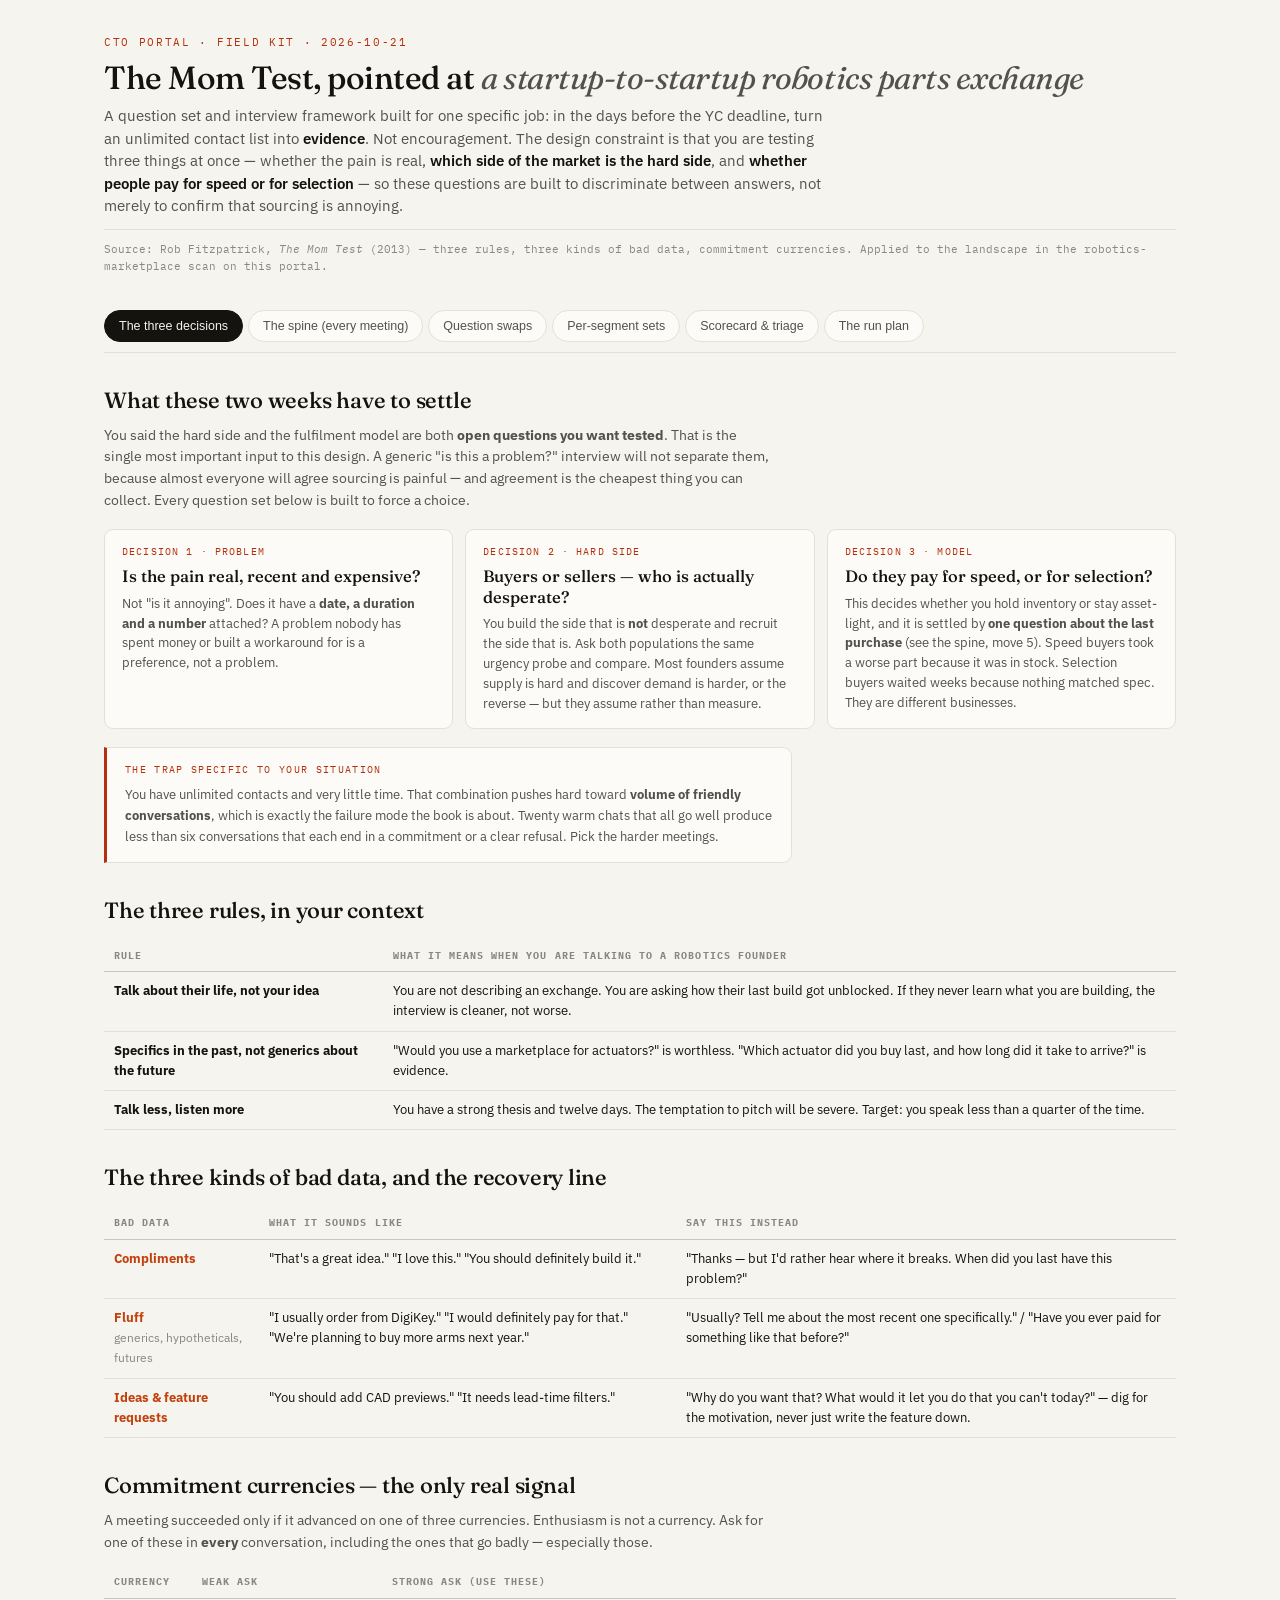
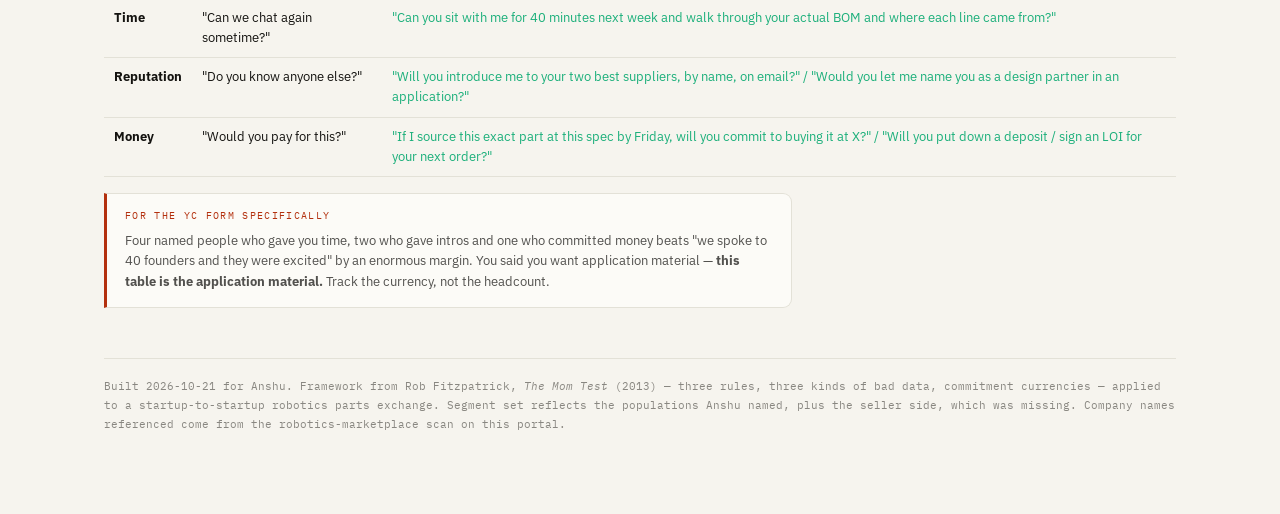
<file: reports/mom-test-robotics-marketplace.html>
<!DOCTYPE html>
<html lang="en"><head>
<meta charset="UTF-8"><meta name="viewport" content="width=device-width, initial-scale=1.0">
<title>Mom Test field kit — robotics parts marketplace</title>
<link rel="preconnect" href="https://fonts.googleapis.com">
<link rel="preconnect" href="https://fonts.gstatic.com" crossorigin>
<link href="https://fonts.googleapis.com/css2?family=Fraunces:opsz,wght@9..144,300;9..144,400;9..144,500;9..144,600&family=IBM+Plex+Mono:wght@400;500&family=IBM+Plex+Sans:wght@400;500;600&display=swap" rel="stylesheet">
<style>
:root{
  color-scheme: light;
  --paper:#f6f4ee; --surface:#fcfbf7; --ink:#141310; --ink-2:#52514e; --ink-3:#898781;
  --hairline:#e3e1d7; --baseline:#c9c7bb; --accent:#b3300e; --accent-ink:#8f2609; --wash:#efece2;
  --good:#1baf7a; --bad:#c2410c; --chart:#2a78d6;
  --shadow: 0 1px 2px rgba(20,19,16,.05), 0 8px 24px -12px rgba(20,19,16,.18);
}
@media (prefers-color-scheme: dark){
  :root{
    color-scheme: dark;
    --paper:#111110; --surface:#1a1a19; --ink:#f4f3ee; --ink-2:#c3c2b7; --ink-3:#898781;
    --hairline:#2c2c2a; --baseline:#383835; --accent:#e05c33; --accent-ink:#ef7c58; --wash:#232320;
    --good:#199e70; --bad:#e2703a; --chart:#3987e5;
    --shadow: 0 1px 2px rgba(0,0,0,.4), 0 8px 24px -12px rgba(0,0,0,.6);
  }
}
*{box-sizing:border-box;margin:0;padding:0}
body{background:var(--paper);color:var(--ink);font-family:"IBM Plex Sans",system-ui,sans-serif;
  font-size:14px;line-height:1.55;padding:0 0 80px;-webkit-font-smoothing:antialiased}
.wrap{max-width:1120px;margin:0 auto;padding:34px 24px 0}
.kicker{font-family:"IBM Plex Mono",monospace;font-size:10.5px;letter-spacing:.16em;
  text-transform:uppercase;color:var(--accent);margin-bottom:10px}
h1{font-family:"Fraunces",Georgia,serif;font-weight:500;font-size:32px;line-height:1.12;
  letter-spacing:-.015em;margin-bottom:9px}
h1 em{font-style:italic;color:var(--ink-2);font-weight:400}
.dek{color:var(--ink-2);max-width:82ch;font-size:14.5px}
.dek b{color:var(--ink);font-weight:600}
.meta{font-family:"IBM Plex Mono",monospace;font-size:11px;color:var(--ink-3);margin-top:12px;
  padding-top:11px;border-top:1px solid var(--hairline)}
nav.tabs{display:flex;gap:5px;margin:24px 0 20px;flex-wrap:wrap;position:sticky;top:0;
  background:var(--paper);padding:10px 0;z-index:20;border-bottom:1px solid var(--hairline)}
.tab{font-size:12.5px;font-weight:500;padding:8px 14px;border:1px solid var(--hairline);
  background:var(--surface);color:var(--ink-2);border-radius:999px;cursor:pointer;transition:.13s}
.tab:hover{border-color:var(--baseline);color:var(--ink)}
.tab.on{background:var(--ink);color:var(--paper);border-color:var(--ink)}
.page{display:none}.page.on{display:block}
h2.sub{font-family:"Fraunces",Georgia,serif;font-weight:500;font-size:22px;margin:30px 0 8px;letter-spacing:-.01em}
h3.sub3{font-family:"Fraunces",Georgia,serif;font-weight:500;font-size:17px;margin:22px 0 6px}
p.note{color:var(--ink-2);max-width:84ch;margin-bottom:12px}
.callout{border:1px solid var(--hairline);border-left:3px solid var(--accent);background:var(--surface);
  border-radius:0 9px 9px 0;padding:15px 18px;margin:16px 0;max-width:86ch}
.callout .lb{font-family:"IBM Plex Mono",monospace;font-size:9.5px;letter-spacing:.14em;
  text-transform:uppercase;color:var(--accent);margin-bottom:6px}
.callout p{color:var(--ink-2);font-size:13.4px}
.decis{display:grid;grid-template-columns:repeat(auto-fit,minmax(260px,1fr));gap:12px;margin:18px 0}
.d{border:1px solid var(--hairline);background:var(--surface);border-radius:9px;padding:15px 17px}
.d .tag{font-family:"IBM Plex Mono",monospace;font-size:9.5px;letter-spacing:.12em;
  text-transform:uppercase;color:var(--accent);margin-bottom:6px}
.d .q{font-family:"Fraunces",Georgia,serif;font-size:16.5px;font-weight:500;margin-bottom:7px;line-height:1.25}
.d .b{color:var(--ink-2);font-size:12.8px}
ol.spine{counter-reset:s;list-style:none;margin:16px 0;max-width:88ch}
ol.spine>li{counter-increment:s;position:relative;padding:0 0 0 46px;margin-bottom:18px}
ol.spine>li:before{content:counter(s);position:absolute;left:0;top:1px;width:30px;height:30px;
  border-radius:50%;background:var(--ink);color:var(--paper);display:grid;place-items:center;
  font-family:"IBM Plex Mono",monospace;font-size:12px;font-weight:500}
ol.spine>li .h{font-family:"Fraunces",Georgia,serif;font-size:17px;font-weight:500;margin-bottom:4px}
ol.spine>li .w{color:var(--ink-2);font-size:13px;margin-bottom:7px}
.qs{list-style:none;margin:0}
.qs li{position:relative;padding:5px 0 5px 17px;color:var(--ink);font-size:13.4px}
.qs li:before{content:"";position:absolute;left:0;top:13px;width:6px;height:6px;border-radius:50%;
  background:var(--accent)}
.qs li i{color:var(--ink-3);font-style:italic;font-size:12.4px;display:block;margin-top:2px}
table{width:100%;border-collapse:collapse;font-size:13px;margin:14px 0}
th{font-family:"IBM Plex Mono",monospace;font-size:9.5px;letter-spacing:.11em;text-transform:uppercase;
  color:var(--ink-3);text-align:left;padding:8px 10px;border-bottom:1px solid var(--baseline)}
td{padding:9px 10px;border-bottom:1px solid var(--hairline);vertical-align:top}
tr:hover td{background:var(--wash)}
td.bad{color:var(--bad)}
td.good{color:var(--good)}
.swap{display:grid;grid-template-columns:1fr 1fr;gap:0;border:1px solid var(--hairline);
  border-radius:9px;overflow:hidden;margin-bottom:11px}
@media(max-width:700px){.swap{grid-template-columns:1fr}}
.swap>div{padding:13px 15px}
.swap .x{background:var(--wash);border-right:1px solid var(--hairline)}
.swap .lb{font-family:"IBM Plex Mono",monospace;font-size:9px;letter-spacing:.13em;
  text-transform:uppercase;margin-bottom:5px}
.swap .x .lb{color:var(--bad)}
.swap .o .lb{color:var(--good)}
.swap .t{font-size:13.4px}
.swap .why{font-size:12px;color:var(--ink-3);margin-top:6px;font-style:italic}
.seg{border:1px solid var(--hairline);background:var(--surface);border-radius:10px;padding:19px 21px;margin-bottom:16px}
.seg .top{display:flex;justify-content:space-between;align-items:baseline;gap:10px;flex-wrap:wrap;margin-bottom:5px}
.seg h3{font-family:"Fraunces",Georgia,serif;font-size:20px;font-weight:500}
.pill{font-family:"IBM Plex Mono",monospace;font-size:9.5px;letter-spacing:.07em;text-transform:uppercase;
  padding:3px 9px;border:1px solid var(--hairline);border-radius:999px;color:var(--ink-3);background:var(--wash)}
.pill.cust{color:var(--good);border-color:var(--good);background:transparent}
.pill.not{color:var(--bad);border-color:var(--bad);background:transparent}
.seg .role{color:var(--ink-2);font-size:13px;margin-bottom:12px}
.seg .block{margin-top:14px}
.seg .block .bh{font-family:"IBM Plex Mono",monospace;font-size:9.5px;letter-spacing:.13em;
  text-transform:uppercase;color:var(--ink-3);margin-bottom:6px;padding-bottom:4px;border-bottom:1px solid var(--hairline)}
.score{border:1px solid var(--hairline);background:var(--surface);border-radius:10px;padding:18px 20px;margin:16px 0}
.score td:first-child{font-weight:600;width:30%}
.day{display:grid;grid-template-columns:92px 1fr;gap:14px;padding:13px 0;border-bottom:1px solid var(--hairline)}
.day .n{font-family:"IBM Plex Mono",monospace;font-size:11px;color:var(--accent);letter-spacing:.08em;text-transform:uppercase;padding-top:2px}
.day .c .h{font-weight:600;margin-bottom:3px}
.day .c .b{color:var(--ink-2);font-size:13px}
footer{margin-top:50px;padding-top:18px;border-top:1px solid var(--hairline);
  font-family:"IBM Plex Mono",monospace;font-size:10.5px;color:var(--ink-3);line-height:1.8}
@media print{nav.tabs{display:none}.page{display:block!important}}
</style></head><body>
<div class="wrap">
<div class="kicker">CTO Portal &middot; Field kit &middot; 2026-10-21</div>
<h1>The Mom Test, pointed at <em>a startup-to-startup robotics parts exchange</em></h1>
<p class="dek">A question set and interview framework built for one specific job: in the days before the YC deadline, turn an unlimited contact list into <b>evidence</b>. Not encouragement. The design constraint is that you are testing three things at once &mdash; whether the pain is real, <b>which side of the market is the hard side</b>, and <b>whether people pay for speed or for selection</b> &mdash; so these questions are built to discriminate between answers, not merely to confirm that sourcing is annoying.</p>
<div class="meta">Source: Rob Fitzpatrick, <i>The Mom Test</i> (2013) &mdash; three rules, three kinds of bad data, commitment currencies. Applied to the landscape in the robotics-marketplace scan on this portal.</div>

<nav class="tabs">
<button class="tab on" data-p="core">The three decisions</button>
<button class="tab" data-p="spine">The spine (every meeting)</button>
<button class="tab" data-p="swaps">Question swaps</button>
<button class="tab" data-p="segs">Per-segment sets</button>
<button class="tab" data-p="score">Scorecard &amp; triage</button>
<button class="tab" data-p="plan">The run plan</button>
</nav>

<!-- ============================ CORE ============================ -->
<div class="page on" id="p-core">
<h2 class="sub">What these two weeks have to settle</h2>
<p class="note">You said the hard side and the fulfilment model are both <b>open questions you want tested</b>. That is the single most important input to this design. A generic "is this a problem?" interview will not separate them, because almost everyone will agree sourcing is painful &mdash; and agreement is the cheapest thing you can collect. Every question set below is built to force a choice.</p>

<div class="decis">
<div class="d"><div class="tag">Decision 1 &middot; Problem</div>
<div class="q">Is the pain real, recent and expensive?</div>
<div class="b">Not "is it annoying". Does it have a <b>date, a duration and a number</b> attached? A problem nobody has spent money or built a workaround for is a preference, not a problem.</div></div>

<div class="d"><div class="tag">Decision 2 &middot; Hard side</div>
<div class="q">Buyers or sellers &mdash; who is actually desperate?</div>
<div class="b">You build the side that is <b>not</b> desperate and recruit the side that is. Ask both populations the same urgency probe and compare. Most founders assume supply is hard and discover demand is harder, or the reverse &mdash; but they assume rather than measure.</div></div>

<div class="d"><div class="tag">Decision 3 &middot; Model</div>
<div class="q">Do they pay for speed, or for selection?</div>
<div class="b">This decides whether you hold inventory or stay asset-light, and it is settled by <b>one question about the last purchase</b> (see the spine, move 5). Speed buyers took a worse part because it was in stock. Selection buyers waited weeks because nothing matched spec. They are different businesses.</div></div>
</div>

<div class="callout"><div class="lb">The trap specific to your situation</div>
<p>You have unlimited contacts and very little time. That combination pushes hard toward <b>volume of friendly conversations</b>, which is exactly the failure mode the book is about. Twenty warm chats that all go well produce less than six conversations that each end in a commitment or a clear refusal. Pick the harder meetings.</p></div>

<h2 class="sub">The three rules, in your context</h2>
<table>
<thead><tr><th>Rule</th><th>What it means when you are talking to a robotics founder</th></tr></thead>
<tbody>
<tr><td><b>Talk about their life, not your idea</b></td><td>You are not describing an exchange. You are asking how their last build got unblocked. If they never learn what you are building, the interview is cleaner, not worse.</td></tr>
<tr><td><b>Specifics in the past, not generics about the future</b></td><td>"Would you use a marketplace for actuators?" is worthless. "Which actuator did you buy last, and how long did it take to arrive?" is evidence.</td></tr>
<tr><td><b>Talk less, listen more</b></td><td>You have a strong thesis and twelve days. The temptation to pitch will be severe. Target: you speak less than a quarter of the time.</td></tr>
</tbody></table>

<h2 class="sub">The three kinds of bad data, and the recovery line</h2>
<table>
<thead><tr><th>Bad data</th><th>What it sounds like</th><th>Say this instead</th></tr></thead>
<tbody>
<tr><td class="bad"><b>Compliments</b></td><td>"That's a great idea." "I love this." "You should definitely build it."</td><td>"Thanks &mdash; but I'd rather hear where it breaks. When did you last have this problem?"</td></tr>
<tr><td class="bad"><b>Fluff</b><br><span style="font-size:11.5px;color:var(--ink-3)">generics, hypotheticals, futures</span></td><td>"I usually order from DigiKey." "I would definitely pay for that." "We're planning to buy more arms next year."</td><td>"Usually? Tell me about the most recent one specifically." / "Have you ever paid for something like that before?"</td></tr>
<tr><td class="bad"><b>Ideas &amp; feature requests</b></td><td>"You should add CAD previews." "It needs lead-time filters."</td><td>"Why do you want that? What would it let you do that you can't today?" &mdash; dig for the motivation, never just write the feature down.</td></tr>
</tbody></table>

<h2 class="sub">Commitment currencies &mdash; the only real signal</h2>
<p class="note">A meeting succeeded only if it advanced on one of three currencies. Enthusiasm is not a currency. Ask for one of these in <b>every</b> conversation, including the ones that go badly &mdash; especially those.</p>
<table>
<thead><tr><th>Currency</th><th>Weak ask</th><th>Strong ask (use these)</th></tr></thead>
<tbody>
<tr><td><b>Time</b></td><td>"Can we chat again sometime?"</td><td class="good">"Can you sit with me for 40 minutes next week and walk through your actual BOM and where each line came from?"</td></tr>
<tr><td><b>Reputation</b></td><td>"Do you know anyone else?"</td><td class="good">"Will you introduce me to your two best suppliers, by name, on email?" / "Would you let me name you as a design partner in an application?"</td></tr>
<tr><td><b>Money</b></td><td>"Would you pay for this?"</td><td class="good">"If I source this exact part at this spec by Friday, will you commit to buying it at X?" / "Will you put down a deposit / sign an LOI for your next order?"</td></tr>
</tbody></table>
<div class="callout"><div class="lb">For the YC form specifically</div>
<p>Four named people who gave you time, two who gave intros and one who committed money beats "we spoke to 40 founders and they were excited" by an enormous margin. You said you want application material &mdash; <b>this table is the application material.</b> Track the currency, not the headcount.</p></div>
</div>

<!-- ============================ SPINE ============================ -->
<div class="page" id="p-spine">
<h2 class="sub">The spine: seven moves, same every meeting</h2>
<p class="note">Run this with every segment. The segment-specific pages only change the vocabulary and moves 5 and 6. Budget 30&ndash;40 minutes. Do not deviate into pitching even if invited.</p>

<ol class="spine">
<li><div class="h">Open on their world, not your idea</div>
<div class="w">No preamble about what you are building. One line of framing and then straight into their work.</div>
<ul class="qs">
<li>"I'm trying to understand how hardware teams actually get parts. Can you tell me what you're building right now and where it is?"</li>
<li>"What's blocking you this week?" <i>Unprompted mention of sourcing here is the strongest possible signal. Note whether it came up on its own.</i></li>
</ul></li>

<li><div class="h">Anchor to the last concrete event</div>
<div class="w">This is the hinge of the entire interview. Everything downstream hangs off a specific, dated episode.</div>
<ul class="qs">
<li>"Walk me through the last time you needed a part you didn't already have."</li>
<li>"When was that? What was the part?"</li>
<li>"What did you do first?" <i>Then just follow it. Do not interrupt to sympathise.</i></li>
</ul></li>

<li><div class="h">Timeline it &mdash; get the duration</div>
<div class="w">You are converting a feeling into a number. Push gently for dates until the story has edges.</div>
<ul class="qs">
<li>"How long between realising you needed it and having it in your hand?"</li>
<li>"How much of that was finding it versus waiting for it?" <i>This split matters enormously &mdash; it is discovery pain versus logistics pain, and they imply different companies.</i></li>
<li>"What else stopped while you waited? Was anyone sitting idle?"</li>
</ul></li>

<li><div class="h">Money &mdash; who paid, and what did the delay cost</div>
<div class="w">Ask plainly. Hardware people are usually comfortable with these numbers.</div>
<ul class="qs">
<li>"What did the part cost? And what did the week cost you?"</li>
<li>"Whose budget did it come out of? Do you need approval, and from whom?" <i>Identifies the real buyer, who is often not your contact.</i></li>
<li>"Did you pay anything to make it faster &mdash; expedite, air freight, a premium distributor?" <i>A yes here is hard evidence for the speed model.</i></li>
</ul></li>

<li><div class="h">The discriminator &mdash; speed or selection</div>
<div class="w">Two questions, asked exactly like this. They settle Decision 3 better than any amount of discussion.</div>
<ul class="qs">
<li><b>"Did you end up with the part you wanted, or the part you could get fastest?"</b> <i>"The one I could get" &rarr; speed buyer &rarr; argues for holding inventory.</i></li>
<li><b>"Have you ever waited weeks because nothing else matched the spec?"</b> <i>Yes &rarr; selection buyer &rarr; argues for asset-light breadth of catalogue.</i></li>
<li>"When you compromised, what did it cost you later?" <i>Rework, a redesign, a failed test &mdash; this is where the real number usually hides.</i></li>
</ul></li>

<li><div class="h">Workarounds &mdash; what have they already built or bought</div>
<div class="w">Existing spend and existing hacks are the highest-quality evidence available. Someone who built a spreadsheet has told you the problem is real without being asked.</div>
<ul class="qs">
<li>"How do you keep track of what you've ordered and from whom today?"</li>
<li>"Has anyone on the team built something internal for this &mdash; a sheet, a script, a vendor list?"</li>
<li>"Have you paid for any tool or service to help here? What happened to it?"</li>
<li>"Who else have you tried? What made you stop using them?" <i>Direct competitive intelligence, volunteered.</i></li>
</ul></li>

<li><div class="h">Close on a commitment, or learn that there isn't one</div>
<div class="w">Never end on "this was great, I'll keep you posted." Make a specific ask and record what they actually said. A refusal is a result.</div>
<ul class="qs">
<li>"What's the next part you'll need to source? When?"</li>
<li>"If I found that at spec, in stock, delivered by [date] &mdash; would you buy it from me?" <i>Then stop talking.</i></li>
<li>"Who are your two best suppliers? Would you introduce me?"</li>
<li>"Who else should I be speaking to who has this problem worse than you?"</li>
</ul></li>
</ol>

<div class="callout"><div class="lb">If they ask what you're building</div>
<p>Deflect once: <i>"I'll tell you at the end &mdash; I don't want to bias what you tell me."</i> They will respect it. When you do explain at the end, frame it to invite attack: <i>"The thing I'm least sure about is whether anyone would trust an unknown vendor for a part their robot depends on. Tell me why that fails."</i> That phrasing gets you criticism, which is data. "Sounds great" is not.</p></div>
</div>

<!-- ============================ SWAPS ============================ -->
<div class="page" id="p-swaps">
<h2 class="sub">The questions you will be tempted to ask, and what to ask instead</h2>
<p class="note">These are the specific traps for <b>this</b> idea. The left column is what a founder with a marketplace thesis and a deadline naturally says. The right column is the version that produces evidence.</p>

<div class="swap"><div class="x"><div class="lb">Don't ask</div><div class="t">"Would you use a marketplace where startups buy parts from other startups?"</div>
<div class="why">Hypothetical + your idea + a yes costs them nothing.</div></div>
<div class="o"><div class="lb">Ask</div><div class="t">"Where did the last five parts on your BOM actually come from? Walk me down the list."</div>
<div class="why">Reveals the real supplier mix, including how much is already small-vendor.</div></div></div>

<div class="swap"><div class="x"><div class="lb">Don't ask</div><div class="t">"Do you have trouble sourcing actuators?"</div>
<div class="why">Leading. Everyone says yes. Tells you nothing about magnitude.</div></div>
<div class="o"><div class="lb">Ask</div><div class="t">"What was the longest you've been blocked waiting on a component this year? What was it?"</div>
<div class="why">Forces a specific worst case with a duration you can compare across interviews.</div></div></div>

<div class="swap"><div class="x"><div class="lb">Don't ask</div><div class="t">"Would you pay a 10% fee for faster sourcing?"</div>
<div class="why">Pricing hypotheticals are the purest form of fluff.</div></div>
<div class="o"><div class="lb">Ask</div><div class="t">"Have you ever paid a premium to get a part faster? What was the part, and how much over list?"</div>
<div class="why">Past behaviour. If they have expedited before, they will again.</div></div></div>

<div class="swap"><div class="x"><div class="lb">Don't ask</div><div class="t">"Would you buy from a vendor you'd never heard of?"</div>
<div class="why">Invites the socially correct answer, which is no.</div></div>
<div class="o"><div class="lb">Ask</div><div class="t">"Tell me about the last time you bought from a supplier you didn't know. How did you decide it was safe?"</div>
<div class="why">Gives you the actual trust mechanism — which is the thing you'd have to build.</div></div></div>

<div class="swap"><div class="x"><div class="lb">Don't ask</div><div class="t">"Would you list your parts on a platform like this?" <span style="color:var(--ink-3)">(to a vendor)</span></div>
<div class="why">Sellers say yes to any free distribution and then never upload a SKU.</div></div>
<div class="o"><div class="lb">Ask</div><div class="t">"How did your last five customers find you? What did you spend to get them?"</div>
<div class="why">If their CAC is near zero they do not need you; if it's painful, you have a wedge.</div></div></div>

<div class="swap"><div class="x"><div class="lb">Don't ask</div><div class="t">"How much would you pay for access to simulation environments?"</div>
<div class="why">Asks them to price something that does not exist, in a category they may not buy in at all.</div></div>
<div class="o"><div class="lb">Ask</div><div class="t">"What did you use to test the last policy before it touched a real robot? Did that cost anything?"</div>
<div class="why">Finds out whether sim is a purchased line item or something they build themselves — which decides whether the expansion is real.</div></div></div>

<div class="swap"><div class="x"><div class="lb">Don't ask</div><div class="t">"Is China sourcing a problem for you?"</div>
<div class="why">Invites geopolitics commentary rather than their operational reality.</div></div>
<div class="o"><div class="lb">Ask</div><div class="t">"What's on your BOM that you can only get from one place? What happens if that lead time doubles?"</div>
<div class="why">Surfaces genuine single-source exposure, which is where urgency and budget actually live.</div></div></div>

<div class="swap"><div class="x"><div class="lb">Don't ask</div><div class="t">"Do you think other startups would find this useful?"</div>
<div class="why">Asks them to speculate about other people, the least reliable data of all.</div></div>
<div class="o"><div class="lb">Ask</div><div class="t">"Who do you know who has this worse than you? Can you introduce me?"</div>
<div class="why">Converts the same instinct into a reputation commitment and a lead.</div></div></div>
</div>

<!-- ============================ SEGMENTS ============================ -->
<div class="page" id="p-segs">
<h2 class="sub">Five populations, and they are not all customers</h2>
<div class="callout"><div class="lb">Read this before the rest of the page</div>
<p>You listed GSB supply-chain people and PhD students alongside robot founders. <b>Treat them completely differently.</b> A GSB student who knows Chinese supply chains is an <i>expert witness</i>, not a customer &mdash; asking them validation questions produces confident, fluent, worthless answers. PhD students <i>are</i> buyers, but with near-zero budget authority and tiny volumes: excellent for proving the problem exists and frequent, misleading for proving anyone will pay. Mixing these three kinds of evidence into one pile is the most likely way this fortnight goes wrong.</p></div>

<div class="seg">
<div class="top"><h3>A &middot; Robotics founders building and deploying hardware</h3><span class="pill cust">Core customer</span></div>
<div class="role">Your primary buyer, and the only segment that can give you all three decisions at once. Over-weight these: aim for half your meetings here.</div>
<div class="block"><div class="bh">After the spine, add</div>
<ul class="qs">
<li>"How many distinct suppliers are on your current BOM? Who owns that relationship &mdash; you, or someone else?"</li>
<li>"What's the difference between how you sourced at prototype stage and how you source now?" <i>Finds the stage at which your product would be adopted — and whether they grow out of you.</i></li>
<li>"When you need a part fast, who do you call or message first?" <i>Often a person, not a site. That person is your real competitor.</i></li>
<li>"Have you ever designed around a part because you couldn't get the one you wanted?"</li>
<li>"What fraction of your parts come from companies smaller than yours?" <i>Directly tests your startup-to-startup premise.</i></li>
</ul></div>
<div class="block"><div class="bh">Commitment ask</div>
<ul class="qs"><li>"What's the next part you need? Let me try to source it this week &mdash; if I hit your spec and date, will you buy?"</li></ul></div>
</div>

<div class="seg">
<div class="top"><h3>B &middot; Component vendors and small hardware suppliers</h3><span class="pill cust">The other side &mdash; interview these</span></div>
<div class="role">You did not list these, and that is the biggest gap in your plan. You cannot test "which side is the hard side" by only talking to one side. Find at least five sellers &mdash; small actuator, gripper, sensor and machining shops, including the YC ones on the marketplace scan.</div>
<div class="block"><div class="bh">Questions</div>
<ul class="qs">
<li>"How did your last five customers find you?"</li>
<li>"What did you spend to get them &mdash; time, ads, conferences, intros?"</li>
<li>"How much inbound do you get that you can't serve, and why can't you serve it?" <i>Wasted inbound is the clearest reason a seller joins a marketplace.</i></li>
<li>"What's your lead time right now, honestly, versus what your site says?"</li>
<li>"Have you ever let a third party quote or sell on your behalf? What happened?"</li>
<li>"Would you give someone else your stock levels? What would stop you?" <i>This is the operational blocker for any real-time catalogue, and it is usually the answer that kills naive marketplace plans.</i></li>
</ul></div>
<div class="block"><div class="bh">Commitment ask</div>
<ul class="qs"><li>"Can you send me your current price and lead-time list for your top ten SKUs this week?" <i>If they will not send a price list, they will not join a marketplace.</i></li></ul></div>
</div>

<div class="seg">
<div class="top"><h3>C &middot; Simulation and robot-software founders</h3><span class="pill">Adjacent &mdash; tests the expansion, not the launch</span></div>
<div class="role">You said physical parts only at launch, so these conversations are not about your first product. Their job is to tell you whether the sim half is a real second act or a slide. Hold them to that and do not let them redesign your roadmap.</div>
<div class="callout" style="margin:12px 0"><div class="lb">Start with your own two reference points</div>
<p><b>Moving Atoms</b> (YC S26, movingatoms.ai) and <b>OceanVeo</b> (oceanveo.ai) are both on this list, and both are <b>suppliers of environments, not marketplaces</b> &mdash; Moving Atoms turns a LiDAR scan into a SimReady USD world in 48 hours on quote-based pricing; OceanVeo turns real environments and human demonstrations into training and evaluation worlds for frontier labs. Neither sells from a catalogue. That is the single most important fact for the sim half of your thesis, so put the question to them directly: <i>"Could what you sell ever be a listed SKU with a price, or is every job bespoke? What would have to be true for it to be a product rather than a project?"</i> If the honest answer from both is "every job is bespoke", the sim layer is a services referral business, not a marketplace &mdash; and that is far better to learn from them in week one than to design around.</p></div>
<div class="block"><div class="bh">Questions</div>
<ul class="qs">
<li>"Who pays you today, and what exactly are they buying &mdash; a licence, a service, a dataset?"</li>
<li>"How do customers find you now?"</li>
<li>"When a robotics team comes to you, what have they usually already tried?"</li>
<li>"Do your customers ever ask you to recommend hardware? What do you tell them?" <i>If sim vendors are already informally routing hardware decisions, that is a real distribution insight.</i></li>
<li>"Is your environment tied to specific hardware? How much work is a new arm?" <i>Tests whether a combined hardware-plus-sim listing is even coherent.</i></li>
</ul></div>
<div class="block"><div class="bh">Commitment ask</div>
<ul class="qs"><li>"Would you co-list with a hardware vendor on a trial basis &mdash; your environment, their arm, one bundle?"</li></ul></div>
</div>

<div class="seg">
<div class="top"><h3>D &middot; PhD students and lab buyers</h3><span class="pill cust">Real pain</span> <span class="pill not">Weak willingness to pay</span></div>
<div class="role">Use them for <b>frequency and friction</b> data, which they have in abundance, and discount everything they say about price. University procurement is a distinct beast &mdash; purchase orders, approved-vendor lists, grant codes &mdash; and if you ever sell here, that machinery is the product, not the catalogue.</div>
<div class="block"><div class="bh">Questions</div>
<ul class="qs">
<li>"How often do you order parts &mdash; weekly, monthly?"</li>
<li>"Walk me through what happens between you deciding you need something and it arriving. Who else touches it?" <i>Expect a purchasing office. Count the steps.</i></li>
<li>"How long does the paperwork add on top of shipping?"</li>
<li>"Have you ever bought something with your own money to avoid the process?" <i>A yes is a strong pain signal — and tells you the official channel is failing.</i></li>
<li>"Is your lab locked to approved vendors? Who gets a new supplier onto that list, and how long does it take?" <i>This single answer tells you whether academia is reachable at all.</i></li>
</ul></div>
<div class="block"><div class="bh">Commitment ask</div>
<ul class="qs"><li>"Can you forward me your last three purchase orders with the prices redacted?"</li></ul></div>
</div>

<div class="seg">
<div class="top"><h3>E &middot; GSB and supply-chain experts (incl. China)</h3><span class="pill not">Not customers &mdash; expert witnesses</span></div>
<div class="role">Do not ask these people whether your idea is good. They will give you a fluent, structured, plausible answer, and it will be worth nothing because they are not the ones with the problem. Ask them only for <b>mechanism</b>: how the trade actually works, where the margin sits, what will break at volume.</div>
<div class="block"><div class="bh">Questions &mdash; mechanism only</div>
<ul class="qs">
<li>"If I wanted to buy 50 of one actuator from a Shenzhen supplier next month, what does that process actually look like end to end?"</li>
<li>"Where does the margin sit in that chain today, and who captures it?"</li>
<li>"What do incumbent distributors do that isn't obvious from outside?" <i>The unglamorous answer — financing, credit terms, returns, customs — is usually the real moat and the real cost.</i></li>
<li>"What are the failure modes when a small intermediary tries this? Where do they typically die?"</li>
<li>"What's the minimum order reality? Would a supplier take a 5-unit order from an unknown startup at all?" <i>This one question may invalidate or confirm the whole startup-to-startup premise.</i></li>
<li>"Who holds the working capital in that chain?" <i>If the answer is 'the distributor', your asset-light model has a financing problem you have not costed.</i></li>
</ul></div>
<div class="block"><div class="bh">Commitment ask</div>
<ul class="qs"><li>"Can you introduce me to one supplier and one buyer you'd trust?" <i>Their network is the asset here, not their opinion.</i></li></ul></div>
</div>
</div>

<!-- ============================ SCORE ============================ -->
<div class="page" id="p-score">
<h2 class="sub">Score every conversation the same way</h2>
<p class="note">Fill this in within ten minutes of each meeting, before the next one. Twenty interviews only become a decision if they are comparable. Keep it to one row per person in a single sheet.</p>

<div class="score">
<table>
<thead><tr><th>Field</th><th>What you record</th></tr></thead>
<tbody>
<tr><td>Name / segment</td><td>A&ndash;E from the previous tab</td></tr>
<tr><td>Raised it unprompted?</td><td>Y/N &mdash; did sourcing come up before you steered there? <b>The highest-value single bit.</b></td></tr>
<tr><td>Last incident date</td><td>A real date, or "none" &mdash; "none" is a finding</td></tr>
<tr><td>Days blocked</td><td>Number</td></tr>
<tr><td>Cost of the delay</td><td>Their number, in their words</td></tr>
<tr><td>Paid to go faster?</td><td>Y/N + amount &rarr; <b>evidence for the inventory model</b></td></tr>
<tr><td>Waited on spec?</td><td>Y/N &rarr; <b>evidence for the asset-light model</b></td></tr>
<tr><td>Existing workaround</td><td>Spreadsheet / script / person / paid tool / none</td></tr>
<tr><td>Already spends money?</td><td>Y/N + on what</td></tr>
<tr><td>Commitment obtained</td><td>none / time / reputation / money &mdash; <b>be strict</b></td></tr>
<tr><td>Verbatim quote</td><td>One sentence, their words, unedited. These go in the YC form.</td></tr>
<tr><td>Disconfirming note</td><td>One thing they said that argues <i>against</i> you. If this is blank, you pitched.</td></tr>
</tbody></table>
</div>

<h2 class="sub">How to read the pile</h2>
<table>
<thead><tr><th>Pattern across interviews</th><th>What it means</th><th>What you do</th></tr></thead>
<tbody>
<tr><td>Most "paid to go faster" = yes</td><td>Speed is the purchase driver</td><td class="good">Hold inventory on a narrow SKU set. Sell the date, not the catalogue.</td></tr>
<tr><td>Most "waited on spec" = yes</td><td>Selection is the purchase driver</td><td class="good">Asset-light breadth and genuine search. Sell the match, not the warehouse.</td></tr>
<tr><td>Both high</td><td>Two segments, not one</td><td>Pick the one with the larger spend and ignore the other for now.</td></tr>
<tr><td>Both low</td><td>Sourcing is annoying but not costly</td><td class="bad">The wedge is wrong. Look at where the money actually went instead.</td></tr>
<tr><td>Buyers urgent, sellers indifferent</td><td>Supply is the hard side</td><td>Build supply manually. Be the vendor before you are the market.</td></tr>
<tr><td>Sellers urgent, buyers indifferent</td><td>Demand is the hard side</td><td>Sell distribution to vendors; demand generation is the product.</td></tr>
<tr><td>Few unprompted mentions</td><td>Not a top-three problem for them</td><td class="bad">Treat as a serious warning regardless of how warm the meetings felt.</td></tr>
</tbody></table>

<div class="callout"><div class="lb">The honesty check</div>
<p>If after fifteen interviews you have no disconfirming notes and every meeting felt good, the data is bad &mdash; not the idea validated. Fitzpatrick's whole point is that the pleasant conversation is the failure mode. Go back and re-read your notes for compliments you recorded as evidence.</p></div>
</div>

<!-- ============================ PLAN ============================ -->
<div class="page" id="p-plan">
<h2 class="sub">Twelve days, worked backwards from the deadline</h2>
<p class="note">Dated from today, 21 October, against a deadline on or about 2 November &mdash; <b>confirm the exact date before you use this schedule.</b> The shape matters more than the dates: interview the two sides in parallel, force the discriminator early, and leave the last stretch for a real commitment rather than more conversations.</p>

<div class="day"><div class="n">Day 1</div><div class="c"><div class="h">Line up both sides before you talk to anyone</div><div class="b">Book 8 buyers (segment A) and 5 sellers (segment B) in the same breath. The seller side is the one you will be tempted to skip and the one that answers Decision 2. Write down your three biggest unknowns and keep them visible in every call.</div></div></div>

<div class="day"><div class="n">Days 2&ndash;4</div><div class="c"><div class="h">First ten interviews, spine only</div><div class="b">No pitching at all in this block, even at the end. Score each within ten minutes. By interview ten you should see whether "paid to go faster" or "waited on spec" is dominating.</div></div></div>

<div class="day"><div class="n">Day 5</div><div class="c"><div class="h">Read the pile and cut</div><div class="b">Call Decision 3 provisionally. Drop the weakest segment entirely &mdash; probably D or E &mdash; and reallocate those slots to whichever side looked harder. This is the day the plan is supposed to change.</div></div></div>

<div class="day"><div class="n">Days 6&ndash;9</div><div class="c"><div class="h">Second ten, now with commitment asks</div><div class="b">Same spine, but every meeting ends in a specific ask for time, reputation or money. Start running one real transaction by hand: take one buyer's actual next part and try to source it yourself. Doing it manually will teach you more than the next five interviews.</div></div></div>

<div class="day"><div class="n">Days 10&ndash;11</div><div class="c"><div class="h">Convert, don't collect</div><div class="b">Go back to the three warmest and ask for the hard commitment &mdash; a deposit, an LOI, a named design partnership. Chase the manual transaction to completion if it is still open. One completed trade is worth more in the application than twenty interviews.</div></div></div>

<div class="day"><div class="n">Day 12</div><div class="c"><div class="h">Write it up</div><div class="b">Three numbers (median days blocked, median cost of delay, how many already pay for a workaround), three verbatim quotes, the named commitments by currency, and the one thing you learned that you did not expect. That last item is what signals you actually ran the process.</div></div></div>

<h2 class="sub">Two things to settle before Day 1</h2>
<ul class="qs">
<li><b>Confirm the deadline.</b> This schedule assumes ~2 November. If it is earlier, cut the second interview block, not the commitment days.</li>
<li><b>Find five sellers.</b> Segment B is missing from your list and it is half your question. The robotics-marketplace scan on this portal has candidates: Hlabs, Open Actuation and Silica on actuators, Foundation Industries, Prototyping.io, twentyfour26 and Antropi on machined parts.</li>
</ul>
</div>

<footer>Built 2026-10-21 for Anshu. Framework from Rob Fitzpatrick, <i>The Mom Test</i> (2013) &mdash; three rules, three kinds of bad data, commitment currencies &mdash; applied to a startup-to-startup robotics parts exchange. Segment set reflects the populations Anshu named, plus the seller side, which was missing. Company names referenced come from the robotics-marketplace scan on this portal.</footer>
</div>
<script>
const $$=s=>[...document.querySelectorAll(s)];
$$('.tab').forEach(t=>t.onclick=()=>{
  $$('.tab').forEach(x=>x.classList.remove('on'));t.classList.add('on');
  $$('.page').forEach(p=>p.classList.remove('on'));
  document.getElementById('p-'+t.dataset.p).classList.add('on');
  window.scrollTo({top:0,behavior:'smooth'});
});
</script>
</body></html>
</file>
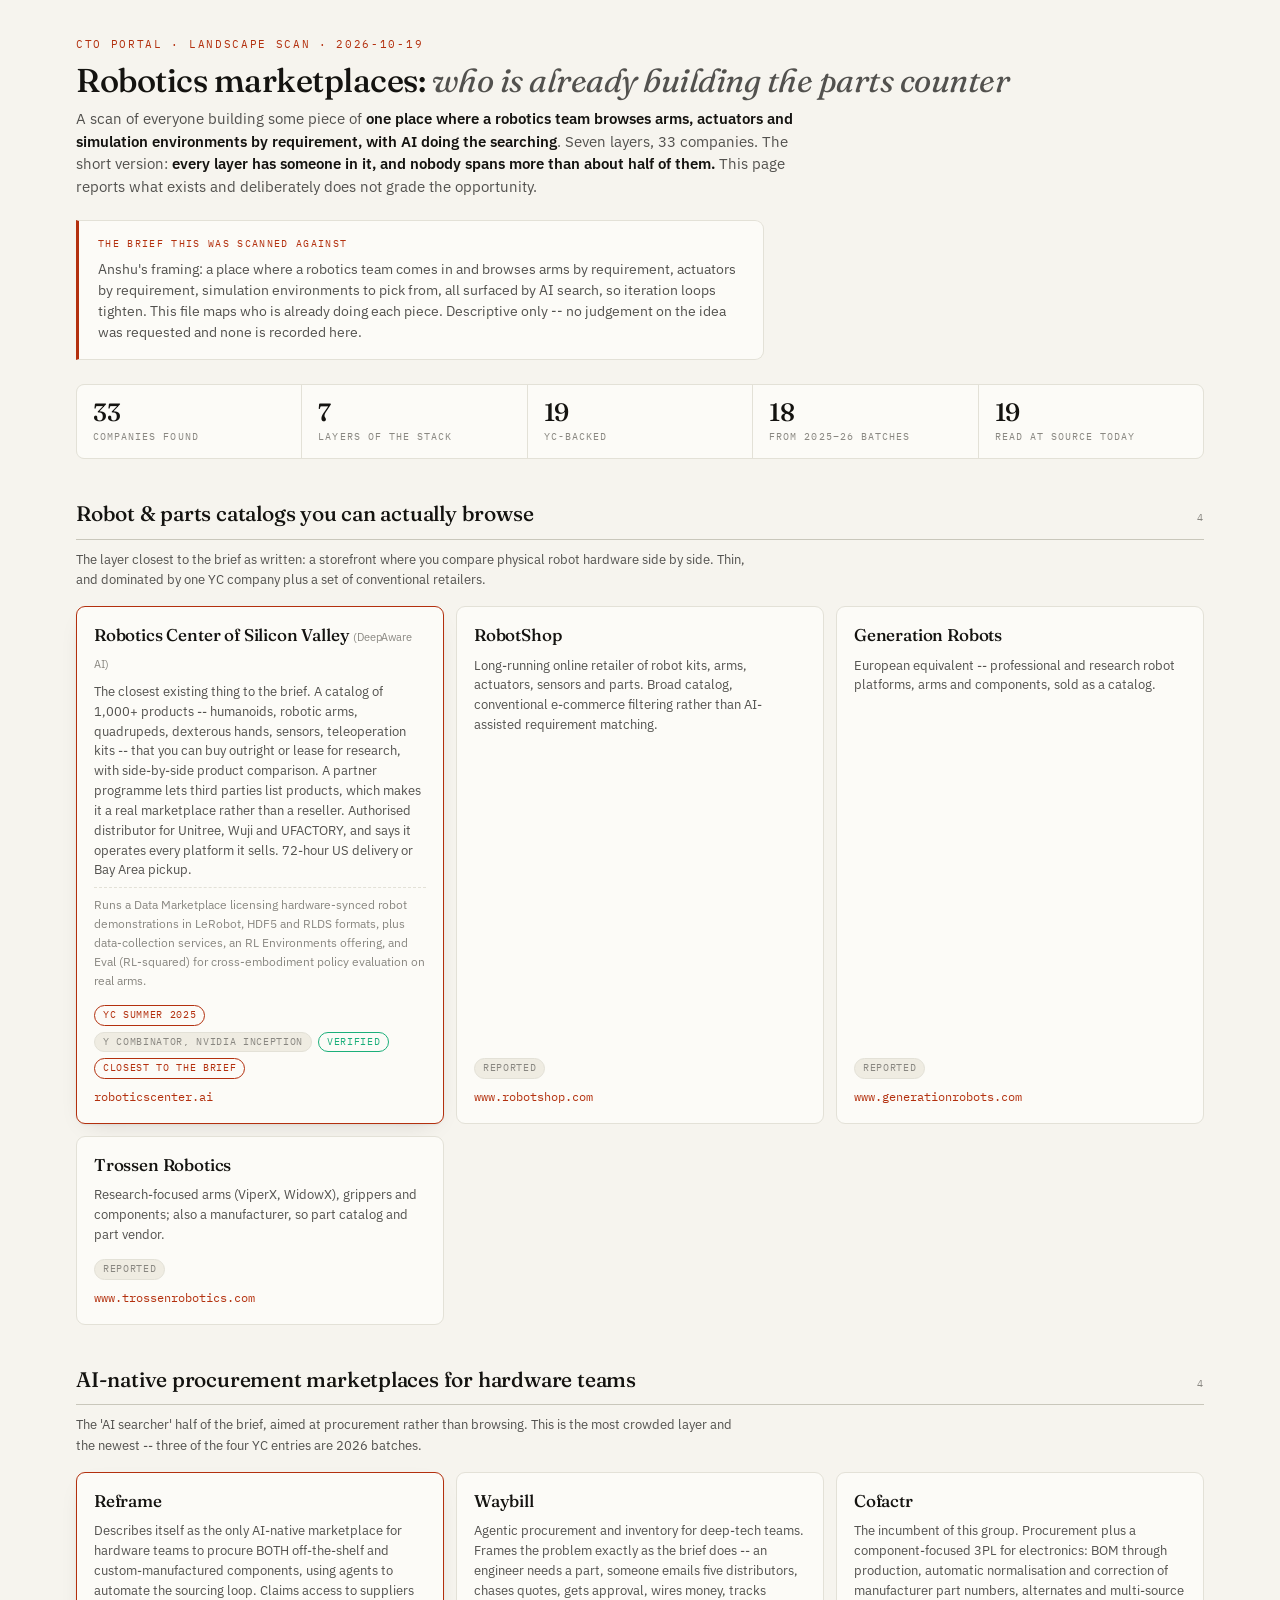
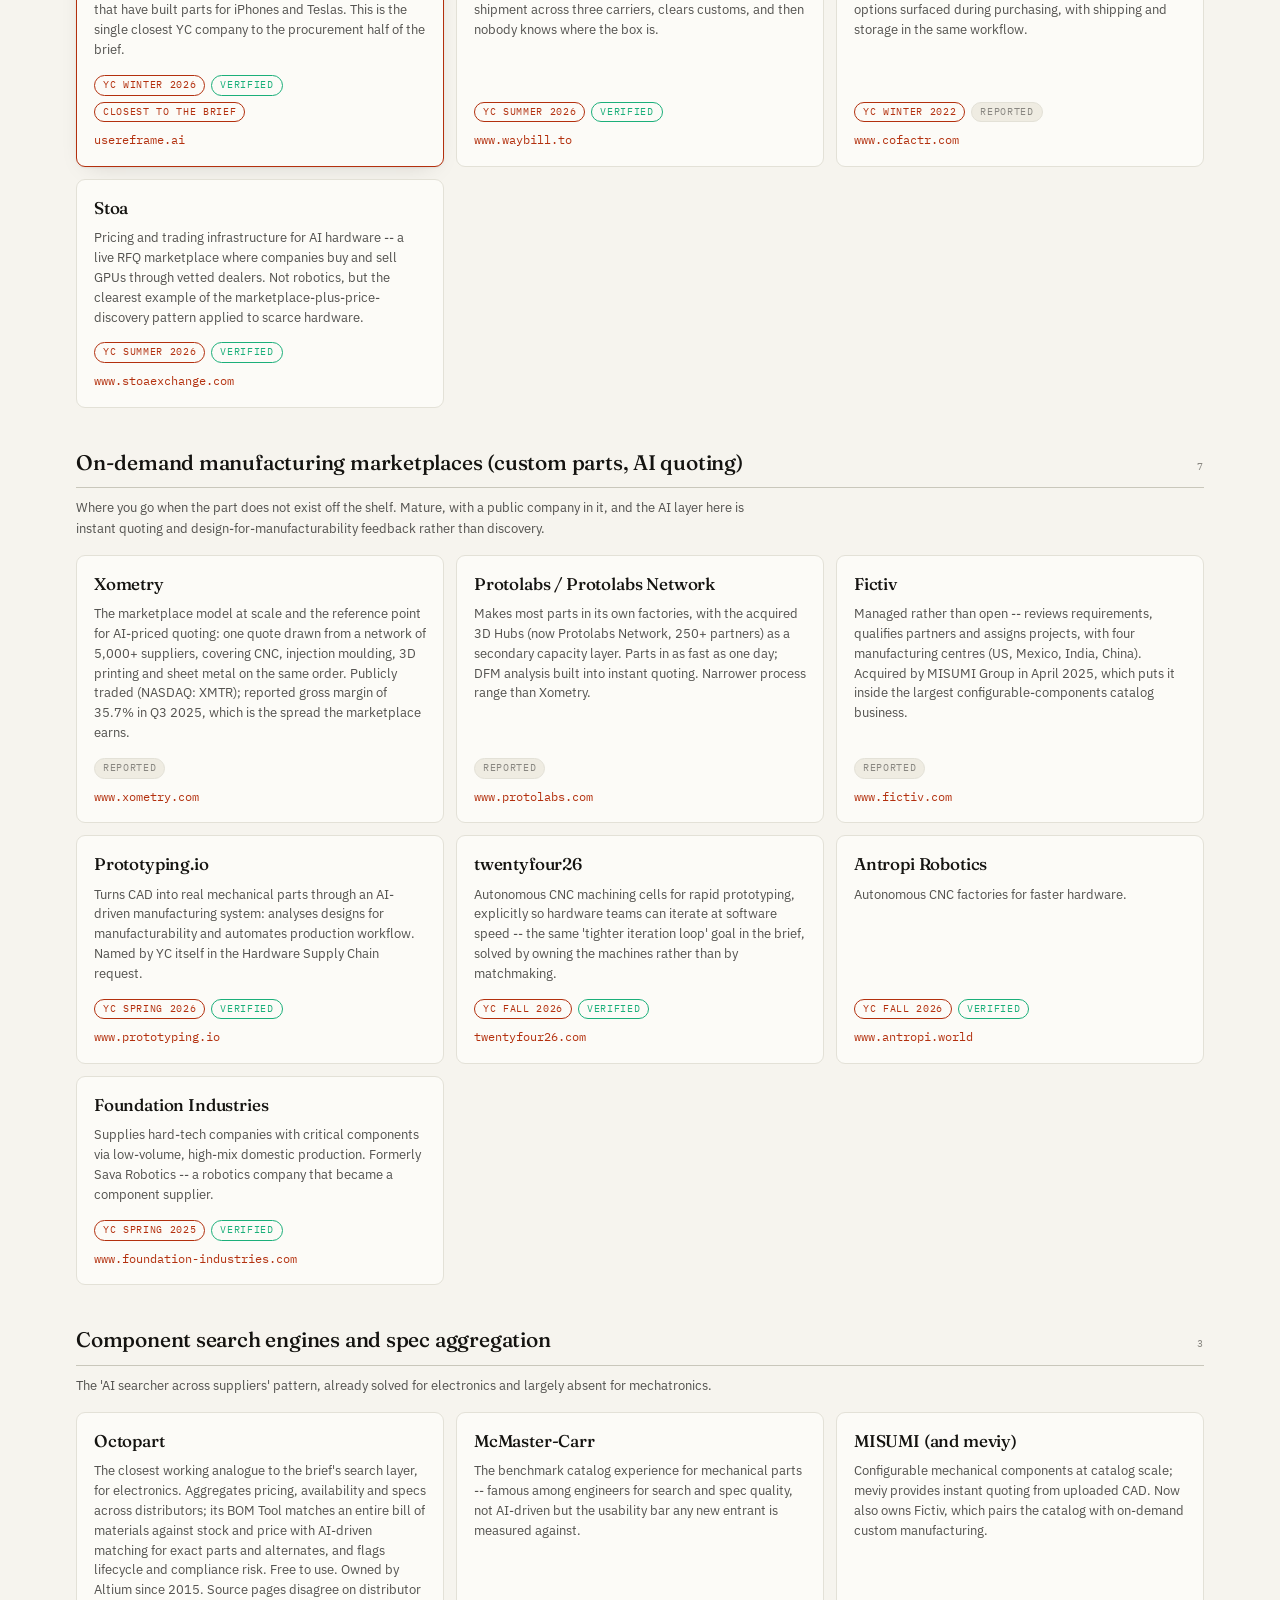
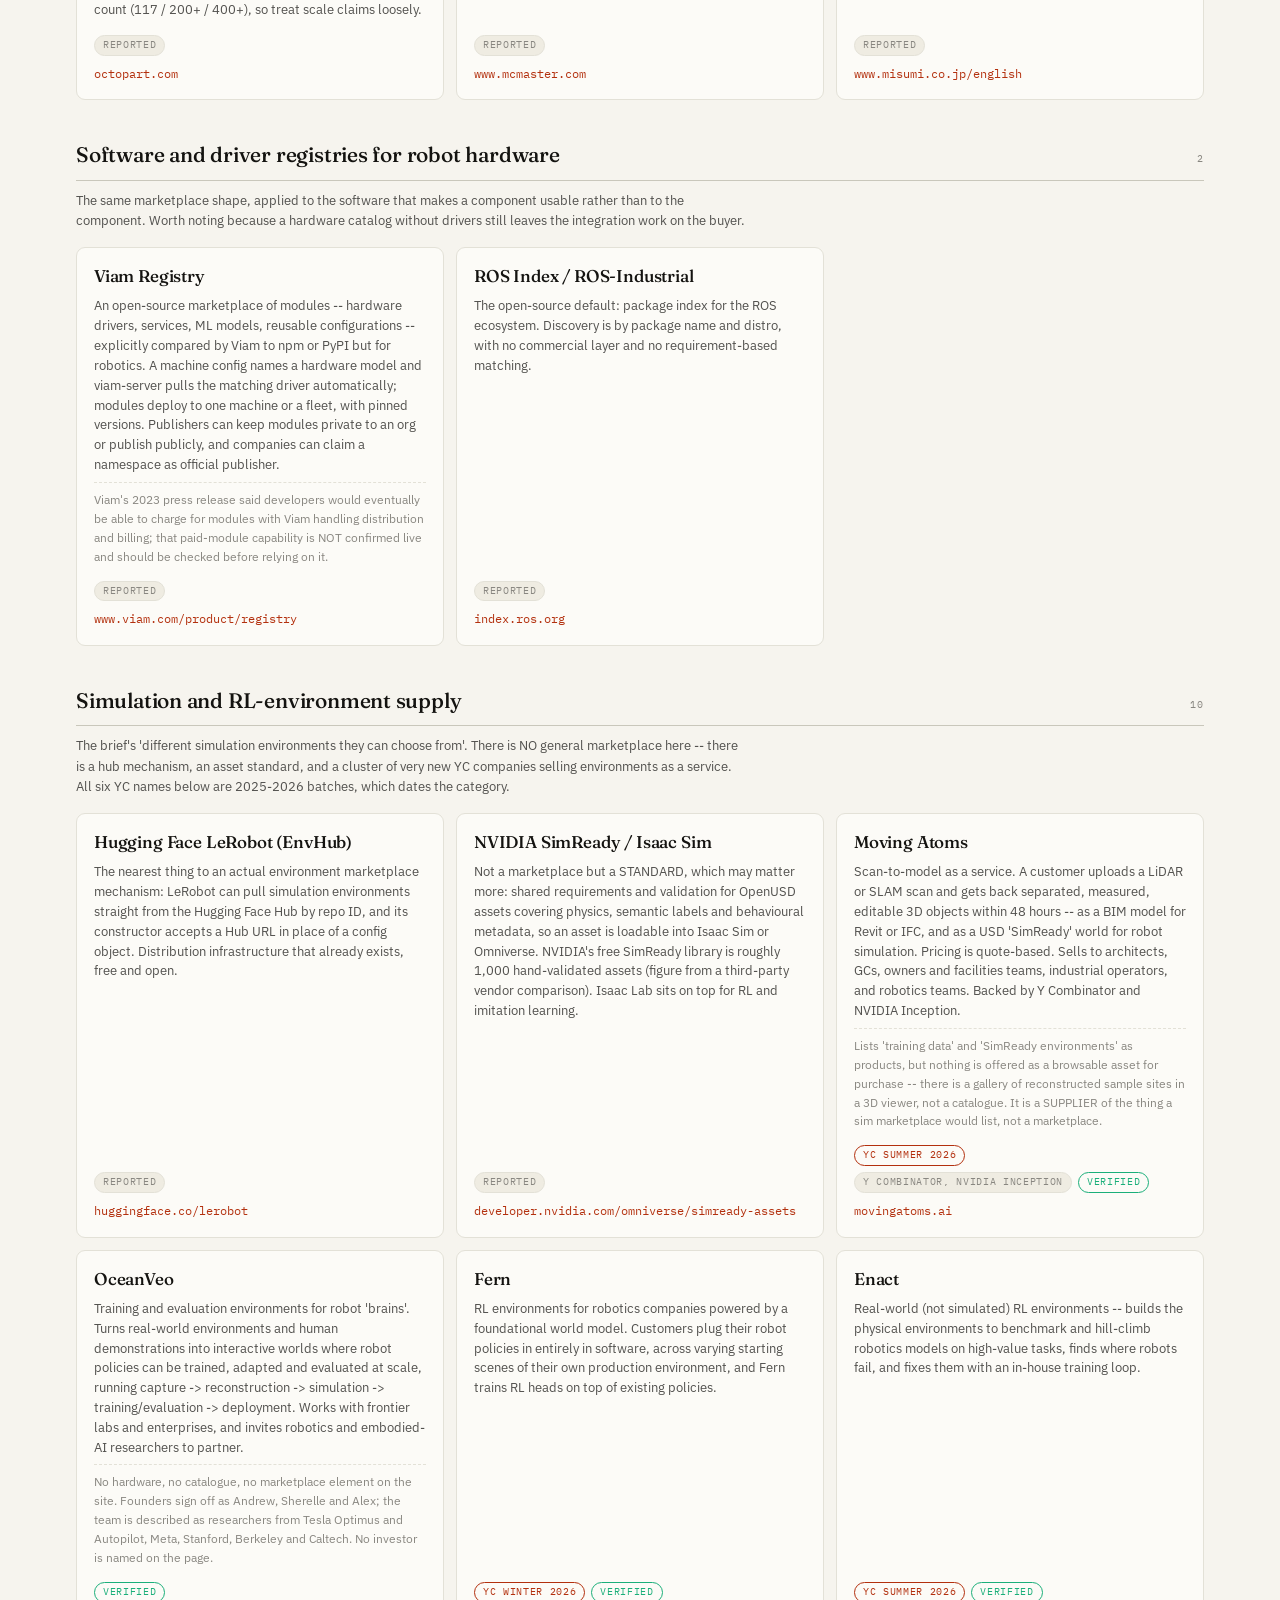
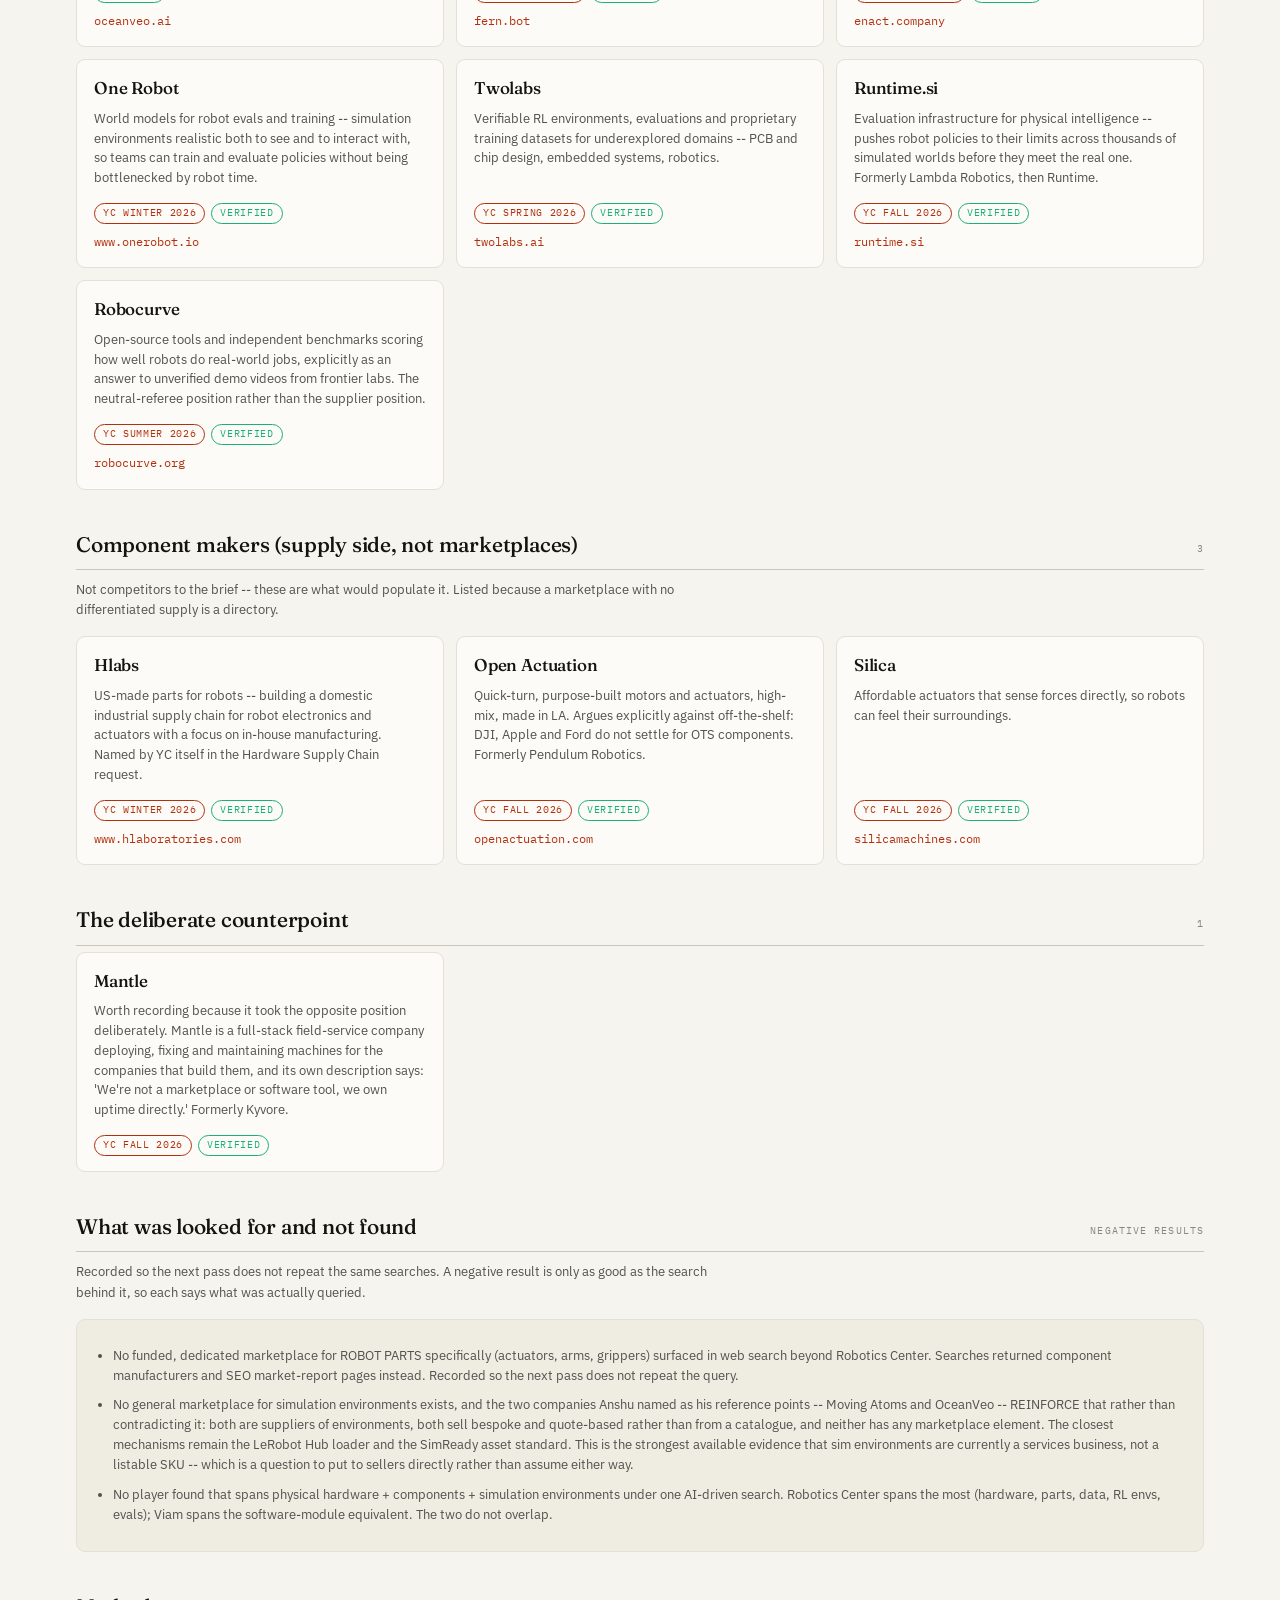
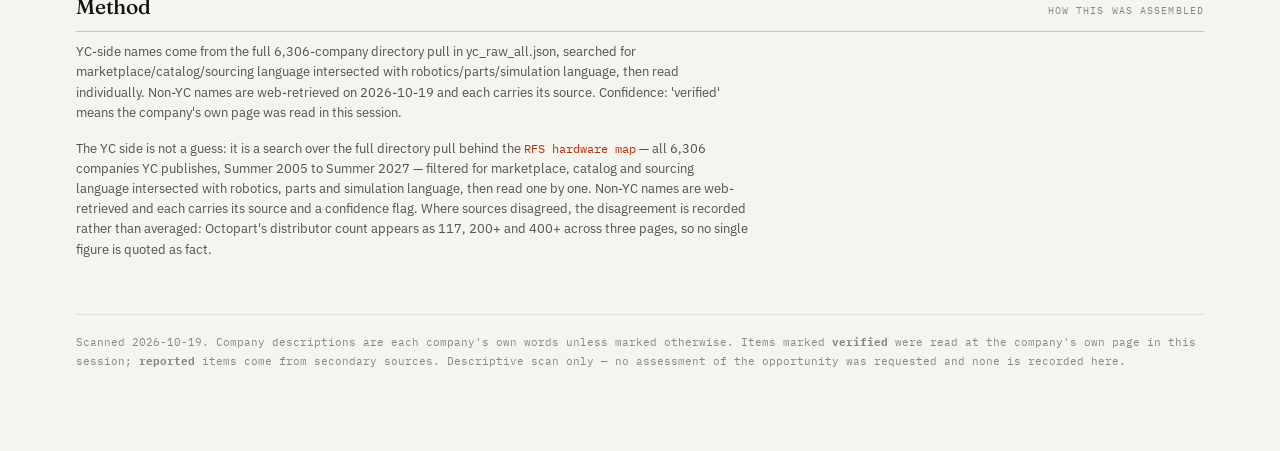
<file: reports/robotics-marketplace-map.html>
<!DOCTYPE html>
<html lang="en"><head>
<meta charset="UTF-8"><meta name="viewport" content="width=device-width, initial-scale=1.0">
<title>Robotics marketplaces &mdash; who is already building the parts counter</title>
<link rel="preconnect" href="https://fonts.googleapis.com">
<link rel="preconnect" href="https://fonts.gstatic.com" crossorigin>
<link href="https://fonts.googleapis.com/css2?family=Fraunces:opsz,wght@9..144,300;9..144,400;9..144,500;9..144,600&family=IBM+Plex+Mono:wght@400;500&family=IBM+Plex+Sans:wght@400;500;600&display=swap" rel="stylesheet">
<style>
:root{
  color-scheme: light;
  --paper:#f6f4ee; --surface:#fcfbf7; --ink:#141310; --ink-2:#52514e; --ink-3:#898781;
  --hairline:#e3e1d7; --baseline:#c9c7bb; --accent:#b3300e; --accent-ink:#8f2609; --wash:#efece2;
  --chart:#2a78d6; --ok:#1baf7a;
  --shadow: 0 1px 2px rgba(20,19,16,.05), 0 8px 24px -12px rgba(20,19,16,.18);
}
@media (prefers-color-scheme: dark){
  :root{
    color-scheme: dark;
    --paper:#111110; --surface:#1a1a19; --ink:#f4f3ee; --ink-2:#c3c2b7; --ink-3:#898781;
    --hairline:#2c2c2a; --baseline:#383835; --accent:#e05c33; --accent-ink:#ef7c58; --wash:#232320;
    --chart:#3987e5; --ok:#199e70;
    --shadow: 0 1px 2px rgba(0,0,0,.4), 0 8px 24px -12px rgba(0,0,0,.6);
  }
}
*{box-sizing:border-box;margin:0;padding:0}
body{background:var(--paper);color:var(--ink);font-family:"IBM Plex Sans",system-ui,sans-serif;
  font-size:14px;line-height:1.55;padding:0 0 80px;-webkit-font-smoothing:antialiased}
.wrap{max-width:1180px;margin:0 auto;padding:36px 26px 0}
.kicker{font-family:"IBM Plex Mono",monospace;font-size:10.5px;letter-spacing:.16em;
  text-transform:uppercase;color:var(--accent);margin-bottom:10px}
h1{font-family:"Fraunces",Georgia,serif;font-weight:500;font-size:33px;line-height:1.12;
  letter-spacing:-.015em;margin-bottom:9px}
h1 em{font-style:italic;color:var(--ink-2);font-weight:400}
.dek{color:var(--ink-2);max-width:80ch;font-size:14.5px}
.dek b{color:var(--ink);font-weight:600}
.meta{font-family:"IBM Plex Mono",monospace;font-size:11px;color:var(--ink-3);margin-top:12px;
  padding-top:11px;border-top:1px solid var(--hairline)}
.band{display:grid;grid-template-columns:repeat(auto-fit,minmax(150px,1fr));gap:1px;
  background:var(--hairline);border:1px solid var(--hairline);border-radius:8px;overflow:hidden;margin:24px 0}
.tile{background:var(--surface);padding:14px 16px}
.tile .v{font-family:"Fraunces",Georgia,serif;font-size:25px;font-weight:500;line-height:1.05;letter-spacing:-.02em}
.tile .l{font-family:"IBM Plex Mono",monospace;font-size:9.5px;letter-spacing:.11em;
  text-transform:uppercase;color:var(--ink-3);margin-top:5px}
.brief{border:1px solid var(--hairline);border-left:3px solid var(--accent);background:var(--surface);
  border-radius:0 9px 9px 0;padding:16px 19px;margin:22px 0;max-width:86ch}
.brief .lb{font-family:"IBM Plex Mono",monospace;font-size:9.5px;letter-spacing:.14em;
  text-transform:uppercase;color:var(--accent);margin-bottom:7px}
.brief p{color:var(--ink-2);font-size:13.5px}
.layer{margin:38px 0 0}
.layer-h{display:flex;justify-content:space-between;align-items:baseline;gap:12px;
  padding-bottom:9px;border-bottom:1px solid var(--baseline);margin-bottom:6px;flex-wrap:wrap}
.layer-h h2{font-family:"Fraunces",Georgia,serif;font-weight:500;font-size:21px;letter-spacing:-.01em}
.layer-h .n{font-family:"IBM Plex Mono",monospace;font-size:10px;letter-spacing:.11em;
  text-transform:uppercase;color:var(--ink-3)}
.layer-note{color:var(--ink-2);font-size:13px;max-width:84ch;margin:10px 0 16px}
.grid{display:grid;grid-template-columns:repeat(auto-fill,minmax(330px,1fr));gap:12px}
.p{border:1px solid var(--hairline);background:var(--surface);border-radius:9px;padding:15px 17px;
  display:flex;flex-direction:column;gap:7px}
.p.closest{border-color:var(--accent);box-shadow:var(--shadow)}
.p .top{display:flex;justify-content:space-between;align-items:baseline;gap:8px;flex-wrap:wrap}
.p .nm{font-family:"Fraunces",Georgia,serif;font-weight:500;font-size:17px;letter-spacing:-.01em}
.p .nm small{font-family:"IBM Plex Sans",sans-serif;font-size:11px;color:var(--ink-3);font-weight:400}
.p .what{color:var(--ink-2);font-size:12.8px}
.p .also{color:var(--ink-3);font-size:12.2px;padding-top:7px;border-top:1px dashed var(--hairline)}
.p .ftr{display:flex;gap:6px;flex-wrap:wrap;align-items:center;margin-top:auto;padding-top:8px}
.pill{font-family:"IBM Plex Mono",monospace;font-size:9.5px;letter-spacing:.07em;text-transform:uppercase;
  padding:2px 8px;border:1px solid var(--hairline);border-radius:999px;color:var(--ink-3);background:var(--wash)}
.pill.yc{color:var(--accent);border-color:var(--accent);background:transparent}
.pill.ok{color:var(--ok);border-color:var(--ok);background:transparent}
.lnk{color:var(--accent);text-decoration:none;border-bottom:1px solid transparent;font-size:12px;
  font-family:"IBM Plex Mono",monospace}
.lnk:hover{border-bottom-color:var(--accent)}
.neg{border:1px solid var(--hairline);background:var(--wash);border-radius:9px;padding:17px 19px;margin-top:14px}
.neg ul{margin:9px 0 0 17px}
.neg li{color:var(--ink-2);font-size:13px;margin-bottom:9px}
footer{margin-top:54px;padding-top:18px;border-top:1px solid var(--hairline);
  font-family:"IBM Plex Mono",monospace;font-size:10.5px;color:var(--ink-3);line-height:1.8}
</style></head><body>
<div class="wrap">

<div class="kicker">CTO Portal &middot; Landscape scan &middot; 2026-10-19</div>
<h1>Robotics marketplaces: <em>who is already building the parts counter</em></h1>
<p class="dek">A scan of everyone building some piece of <b>one place where a robotics team browses arms, actuators and simulation environments by requirement, with AI doing the searching</b>. Seven layers, 33 companies. The short version: <b>every layer has someone in it, and nobody spans more than about half of them.</b> This page reports what exists and deliberately does not grade the opportunity.</p>
<div class="brief"><div class="lb">The brief this was scanned against</div><p>Anshu&#x27;s framing: a place where a robotics team comes in and browses arms by requirement, actuators by requirement, simulation environments to pick from, all surfaced by AI search, so iteration loops tighten. This file maps who is already doing each piece. Descriptive only -- no judgement on the idea was requested and none is recorded here.</p></div>
<div class="band">
<div class="tile"><div class="v">33</div><div class="l">Companies found</div></div>
<div class="tile"><div class="v">7</div><div class="l">Layers of the stack</div></div>
<div class="tile"><div class="v">19</div><div class="l">YC-backed</div></div>
<div class="tile"><div class="v">18</div><div class="l">From 2025&ndash;26 batches</div></div>
<div class="tile"><div class="v">19</div><div class="l">Read at source today</div></div>
</div>
<div class="layer"><div class="layer-h"><h2>Robot &amp; parts catalogs you can actually browse</h2><span class="n">4</span></div>
<p class="layer-note">The layer closest to the brief as written: a storefront where you compare physical robot hardware side by side. Thin, and dominated by one YC company plus a set of conventional retailers.</p>
<div class="grid">
<div class="p closest">
<div class="top"><div class="nm">Robotics Center of Silicon Valley <small>(DeepAware AI)</small></div></div>
<div class="what">The closest existing thing to the brief. A catalog of 1,000+ products -- humanoids, robotic arms, quadrupeds, dexterous hands, sensors, teleoperation kits -- that you can buy outright or lease for research, with side-by-side product comparison. A partner programme lets third parties list products, which makes it a real marketplace rather than a reseller. Authorised distributor for Unitree, Wuji and UFACTORY, and says it operates every platform it sells. 72-hour US delivery or Bay Area pickup.</div>
<div class="also">Runs a Data Marketplace licensing hardware-synced robot demonstrations in LeRobot, HDF5 and RLDS formats, plus data-collection services, an RL Environments offering, and Eval (RL-squared) for cross-embodiment policy evaluation on real arms.</div>
<div class="ftr">
<span class="pill yc">YC Summer 2025</span>
<span class="pill">Y Combinator, NVIDIA Inception</span>
<span class="pill ok">verified</span>
<span class="pill yc">closest to the brief</span>
</div>
<div><a class="lnk" href="https://roboticscenter.ai/" target="_blank" rel="noopener">roboticscenter.ai</a></div>
</div>
<div class="p">
<div class="top"><div class="nm">RobotShop</div></div>
<div class="what">Long-running online retailer of robot kits, arms, actuators, sensors and parts. Broad catalog, conventional e-commerce filtering rather than AI-assisted requirement matching.</div>
<div class="ftr">
<span class="pill">reported</span>
</div>
<div><a class="lnk" href="https://www.robotshop.com/" target="_blank" rel="noopener">www.robotshop.com</a></div>
</div>
<div class="p">
<div class="top"><div class="nm">Generation Robots</div></div>
<div class="what">European equivalent -- professional and research robot platforms, arms and components, sold as a catalog.</div>
<div class="ftr">
<span class="pill">reported</span>
</div>
<div><a class="lnk" href="https://www.generationrobots.com/" target="_blank" rel="noopener">www.generationrobots.com</a></div>
</div>
<div class="p">
<div class="top"><div class="nm">Trossen Robotics</div></div>
<div class="what">Research-focused arms (ViperX, WidowX), grippers and components; also a manufacturer, so part catalog and part vendor.</div>
<div class="ftr">
<span class="pill">reported</span>
</div>
<div><a class="lnk" href="https://www.trossenrobotics.com/" target="_blank" rel="noopener">www.trossenrobotics.com</a></div>
</div>
</div></div>
<div class="layer"><div class="layer-h"><h2>AI-native procurement marketplaces for hardware teams</h2><span class="n">4</span></div>
<p class="layer-note">The &#x27;AI searcher&#x27; half of the brief, aimed at procurement rather than browsing. This is the most crowded layer and the newest -- three of the four YC entries are 2026 batches.</p>
<div class="grid">
<div class="p closest">
<div class="top"><div class="nm">Reframe</div></div>
<div class="what">Describes itself as the only AI-native marketplace for hardware teams to procure BOTH off-the-shelf and custom-manufactured components, using agents to automate the sourcing loop. Claims access to suppliers that have built parts for iPhones and Teslas. This is the single closest YC company to the procurement half of the brief.</div>
<div class="ftr">
<span class="pill yc">YC Winter 2026</span>
<span class="pill ok">verified</span>
<span class="pill yc">closest to the brief</span>
</div>
<div><a class="lnk" href="http://usereframe.ai" target="_blank" rel="noopener">usereframe.ai</a></div>
</div>
<div class="p">
<div class="top"><div class="nm">Waybill</div></div>
<div class="what">Agentic procurement and inventory for deep-tech teams. Frames the problem exactly as the brief does -- an engineer needs a part, someone emails five distributors, chases quotes, gets approval, wires money, tracks shipment across three carriers, clears customs, and then nobody knows where the box is.</div>
<div class="ftr">
<span class="pill yc">YC Summer 2026</span>
<span class="pill ok">verified</span>
</div>
<div><a class="lnk" href="https://www.waybill.to/" target="_blank" rel="noopener">www.waybill.to</a></div>
</div>
<div class="p">
<div class="top"><div class="nm">Cofactr</div></div>
<div class="what">The incumbent of this group. Procurement plus a component-focused 3PL for electronics: BOM through production, automatic normalisation and correction of manufacturer part numbers, alternates and multi-source options surfaced during purchasing, with shipping and storage in the same workflow.</div>
<div class="ftr">
<span class="pill yc">YC Winter 2022</span>
<span class="pill">reported</span>
</div>
<div><a class="lnk" href="https://www.cofactr.com/" target="_blank" rel="noopener">www.cofactr.com</a></div>
</div>
<div class="p">
<div class="top"><div class="nm">Stoa</div></div>
<div class="what">Pricing and trading infrastructure for AI hardware -- a live RFQ marketplace where companies buy and sell GPUs through vetted dealers. Not robotics, but the clearest example of the marketplace-plus-price-discovery pattern applied to scarce hardware.</div>
<div class="ftr">
<span class="pill yc">YC Summer 2026</span>
<span class="pill ok">verified</span>
</div>
<div><a class="lnk" href="https://www.stoaexchange.com" target="_blank" rel="noopener">www.stoaexchange.com</a></div>
</div>
</div></div>
<div class="layer"><div class="layer-h"><h2>On-demand manufacturing marketplaces (custom parts, AI quoting)</h2><span class="n">7</span></div>
<p class="layer-note">Where you go when the part does not exist off the shelf. Mature, with a public company in it, and the AI layer here is instant quoting and design-for-manufacturability feedback rather than discovery.</p>
<div class="grid">
<div class="p">
<div class="top"><div class="nm">Xometry</div></div>
<div class="what">The marketplace model at scale and the reference point for AI-priced quoting: one quote drawn from a network of 5,000+ suppliers, covering CNC, injection moulding, 3D printing and sheet metal on the same order. Publicly traded (NASDAQ: XMTR); reported gross margin of 35.7% in Q3 2025, which is the spread the marketplace earns.</div>
<div class="ftr">
<span class="pill">reported</span>
</div>
<div><a class="lnk" href="https://www.xometry.com/" target="_blank" rel="noopener">www.xometry.com</a></div>
</div>
<div class="p">
<div class="top"><div class="nm">Protolabs / Protolabs Network</div></div>
<div class="what">Makes most parts in its own factories, with the acquired 3D Hubs (now Protolabs Network, 250+ partners) as a secondary capacity layer. Parts in as fast as one day; DFM analysis built into instant quoting. Narrower process range than Xometry.</div>
<div class="ftr">
<span class="pill">reported</span>
</div>
<div><a class="lnk" href="https://www.protolabs.com/" target="_blank" rel="noopener">www.protolabs.com</a></div>
</div>
<div class="p">
<div class="top"><div class="nm">Fictiv</div></div>
<div class="what">Managed rather than open -- reviews requirements, qualifies partners and assigns projects, with four manufacturing centres (US, Mexico, India, China). Acquired by MISUMI Group in April 2025, which puts it inside the largest configurable-components catalog business.</div>
<div class="ftr">
<span class="pill">reported</span>
</div>
<div><a class="lnk" href="https://www.fictiv.com/" target="_blank" rel="noopener">www.fictiv.com</a></div>
</div>
<div class="p">
<div class="top"><div class="nm">Prototyping.io</div></div>
<div class="what">Turns CAD into real mechanical parts through an AI-driven manufacturing system: analyses designs for manufacturability and automates production workflow. Named by YC itself in the Hardware Supply Chain request.</div>
<div class="ftr">
<span class="pill yc">YC Spring 2026</span>
<span class="pill ok">verified</span>
</div>
<div><a class="lnk" href="https://www.prototyping.io" target="_blank" rel="noopener">www.prototyping.io</a></div>
</div>
<div class="p">
<div class="top"><div class="nm">twentyfour26</div></div>
<div class="what">Autonomous CNC machining cells for rapid prototyping, explicitly so hardware teams can iterate at software speed -- the same &#x27;tighter iteration loop&#x27; goal in the brief, solved by owning the machines rather than by matchmaking.</div>
<div class="ftr">
<span class="pill yc">YC Fall 2026</span>
<span class="pill ok">verified</span>
</div>
<div><a class="lnk" href="https://twentyfour26.com/" target="_blank" rel="noopener">twentyfour26.com</a></div>
</div>
<div class="p">
<div class="top"><div class="nm">Antropi Robotics</div></div>
<div class="what">Autonomous CNC factories for faster hardware.</div>
<div class="ftr">
<span class="pill yc">YC Fall 2026</span>
<span class="pill ok">verified</span>
</div>
<div><a class="lnk" href="https://www.antropi.world/" target="_blank" rel="noopener">www.antropi.world</a></div>
</div>
<div class="p">
<div class="top"><div class="nm">Foundation Industries</div></div>
<div class="what">Supplies hard-tech companies with critical components via low-volume, high-mix domestic production. Formerly Sava Robotics -- a robotics company that became a component supplier.</div>
<div class="ftr">
<span class="pill yc">YC Spring 2025</span>
<span class="pill ok">verified</span>
</div>
<div><a class="lnk" href="https://www.foundation-industries.com/" target="_blank" rel="noopener">www.foundation-industries.com</a></div>
</div>
</div></div>
<div class="layer"><div class="layer-h"><h2>Component search engines and spec aggregation</h2><span class="n">3</span></div>
<p class="layer-note">The &#x27;AI searcher across suppliers&#x27; pattern, already solved for electronics and largely absent for mechatronics.</p>
<div class="grid">
<div class="p">
<div class="top"><div class="nm">Octopart</div></div>
<div class="what">The closest working analogue to the brief&#x27;s search layer, for electronics. Aggregates pricing, availability and specs across distributors; its BOM Tool matches an entire bill of materials against stock and price with AI-driven matching for exact parts and alternates, and flags lifecycle and compliance risk. Free to use. Owned by Altium since 2015. Source pages disagree on distributor count (117 / 200+ / 400+), so treat scale claims loosely.</div>
<div class="ftr">
<span class="pill">reported</span>
</div>
<div><a class="lnk" href="https://octopart.com/" target="_blank" rel="noopener">octopart.com</a></div>
</div>
<div class="p">
<div class="top"><div class="nm">McMaster-Carr</div></div>
<div class="what">The benchmark catalog experience for mechanical parts -- famous among engineers for search and spec quality, not AI-driven but the usability bar any new entrant is measured against.</div>
<div class="ftr">
<span class="pill">reported</span>
</div>
<div><a class="lnk" href="https://www.mcmaster.com/" target="_blank" rel="noopener">www.mcmaster.com</a></div>
</div>
<div class="p">
<div class="top"><div class="nm">MISUMI (and meviy)</div></div>
<div class="what">Configurable mechanical components at catalog scale; meviy provides instant quoting from uploaded CAD. Now also owns Fictiv, which pairs the catalog with on-demand custom manufacturing.</div>
<div class="ftr">
<span class="pill">reported</span>
</div>
<div><a class="lnk" href="https://www.misumi.co.jp/english/" target="_blank" rel="noopener">www.misumi.co.jp/english</a></div>
</div>
</div></div>
<div class="layer"><div class="layer-h"><h2>Software and driver registries for robot hardware</h2><span class="n">2</span></div>
<p class="layer-note">The same marketplace shape, applied to the software that makes a component usable rather than to the component. Worth noting because a hardware catalog without drivers still leaves the integration work on the buyer.</p>
<div class="grid">
<div class="p">
<div class="top"><div class="nm">Viam Registry</div></div>
<div class="what">An open-source marketplace of modules -- hardware drivers, services, ML models, reusable configurations -- explicitly compared by Viam to npm or PyPI but for robotics. A machine config names a hardware model and viam-server pulls the matching driver automatically; modules deploy to one machine or a fleet, with pinned versions. Publishers can keep modules private to an org or publish publicly, and companies can claim a namespace as official publisher.</div>
<div class="also">Viam&#x27;s 2023 press release said developers would eventually be able to charge for modules with Viam handling distribution and billing; that paid-module capability is NOT confirmed live and should be checked before relying on it.</div>
<div class="ftr">
<span class="pill">reported</span>
</div>
<div><a class="lnk" href="https://www.viam.com/product/registry" target="_blank" rel="noopener">www.viam.com/product/registry</a></div>
</div>
<div class="p">
<div class="top"><div class="nm">ROS Index / ROS-Industrial</div></div>
<div class="what">The open-source default: package index for the ROS ecosystem. Discovery is by package name and distro, with no commercial layer and no requirement-based matching.</div>
<div class="ftr">
<span class="pill">reported</span>
</div>
<div><a class="lnk" href="https://index.ros.org/" target="_blank" rel="noopener">index.ros.org</a></div>
</div>
</div></div>
<div class="layer"><div class="layer-h"><h2>Simulation and RL-environment supply</h2><span class="n">10</span></div>
<p class="layer-note">The brief&#x27;s &#x27;different simulation environments they can choose from&#x27;. There is NO general marketplace here -- there is a hub mechanism, an asset standard, and a cluster of very new YC companies selling environments as a service. All six YC names below are 2025-2026 batches, which dates the category.</p>
<div class="grid">
<div class="p">
<div class="top"><div class="nm">Hugging Face LeRobot (EnvHub)</div></div>
<div class="what">The nearest thing to an actual environment marketplace mechanism: LeRobot can pull simulation environments straight from the Hugging Face Hub by repo ID, and its constructor accepts a Hub URL in place of a config object. Distribution infrastructure that already exists, free and open.</div>
<div class="ftr">
<span class="pill">reported</span>
</div>
<div><a class="lnk" href="https://huggingface.co/lerobot" target="_blank" rel="noopener">huggingface.co/lerobot</a></div>
</div>
<div class="p">
<div class="top"><div class="nm">NVIDIA SimReady / Isaac Sim</div></div>
<div class="what">Not a marketplace but a STANDARD, which may matter more: shared requirements and validation for OpenUSD assets covering physics, semantic labels and behavioural metadata, so an asset is loadable into Isaac Sim or Omniverse. NVIDIA&#x27;s free SimReady library is roughly 1,000 hand-validated assets (figure from a third-party vendor comparison). Isaac Lab sits on top for RL and imitation learning.</div>
<div class="ftr">
<span class="pill">reported</span>
</div>
<div><a class="lnk" href="https://developer.nvidia.com/omniverse/simready-assets" target="_blank" rel="noopener">developer.nvidia.com/omniverse/simready-assets</a></div>
</div>
<div class="p">
<div class="top"><div class="nm">Moving Atoms</div></div>
<div class="what">Scan-to-model as a service. A customer uploads a LiDAR or SLAM scan and gets back separated, measured, editable 3D objects within 48 hours -- as a BIM model for Revit or IFC, and as a USD &#x27;SimReady&#x27; world for robot simulation. Pricing is quote-based. Sells to architects, GCs, owners and facilities teams, industrial operators, and robotics teams. Backed by Y Combinator and NVIDIA Inception.</div>
<div class="also">Lists &#x27;training data&#x27; and &#x27;SimReady environments&#x27; as products, but nothing is offered as a browsable asset for purchase -- there is a gallery of reconstructed sample sites in a 3D viewer, not a catalogue. It is a SUPPLIER of the thing a sim marketplace would list, not a marketplace.</div>
<div class="ftr">
<span class="pill yc">YC Summer 2026</span>
<span class="pill">Y Combinator, NVIDIA Inception</span>
<span class="pill ok">verified</span>
</div>
<div><a class="lnk" href="https://movingatoms.ai/" target="_blank" rel="noopener">movingatoms.ai</a></div>
</div>
<div class="p">
<div class="top"><div class="nm">OceanVeo</div></div>
<div class="what">Training and evaluation environments for robot &#x27;brains&#x27;. Turns real-world environments and human demonstrations into interactive worlds where robot policies can be trained, adapted and evaluated at scale, running capture -&gt; reconstruction -&gt; simulation -&gt; training/evaluation -&gt; deployment. Works with frontier labs and enterprises, and invites robotics and embodied-AI researchers to partner.</div>
<div class="also">No hardware, no catalogue, no marketplace element on the site. Founders sign off as Andrew, Sherelle and Alex; the team is described as researchers from Tesla Optimus and Autopilot, Meta, Stanford, Berkeley and Caltech. No investor is named on the page.</div>
<div class="ftr">
<span class="pill ok">verified</span>
</div>
<div><a class="lnk" href="https://oceanveo.ai" target="_blank" rel="noopener">oceanveo.ai</a></div>
</div>
<div class="p">
<div class="top"><div class="nm">Fern</div></div>
<div class="what">RL environments for robotics companies powered by a foundational world model. Customers plug their robot policies in entirely in software, across varying starting scenes of their own production environment, and Fern trains RL heads on top of existing policies.</div>
<div class="ftr">
<span class="pill yc">YC Winter 2026</span>
<span class="pill ok">verified</span>
</div>
<div><a class="lnk" href="https://fern.bot" target="_blank" rel="noopener">fern.bot</a></div>
</div>
<div class="p">
<div class="top"><div class="nm">Enact</div></div>
<div class="what">Real-world (not simulated) RL environments -- builds the physical environments to benchmark and hill-climb robotics models on high-value tasks, finds where robots fail, and fixes them with an in-house training loop.</div>
<div class="ftr">
<span class="pill yc">YC Summer 2026</span>
<span class="pill ok">verified</span>
</div>
<div><a class="lnk" href="https://enact.company" target="_blank" rel="noopener">enact.company</a></div>
</div>
<div class="p">
<div class="top"><div class="nm">One Robot</div></div>
<div class="what">World models for robot evals and training -- simulation environments realistic both to see and to interact with, so teams can train and evaluate policies without being bottlenecked by robot time.</div>
<div class="ftr">
<span class="pill yc">YC Winter 2026</span>
<span class="pill ok">verified</span>
</div>
<div><a class="lnk" href="https://www.onerobot.io/" target="_blank" rel="noopener">www.onerobot.io</a></div>
</div>
<div class="p">
<div class="top"><div class="nm">Twolabs</div></div>
<div class="what">Verifiable RL environments, evaluations and proprietary training datasets for underexplored domains -- PCB and chip design, embedded systems, robotics.</div>
<div class="ftr">
<span class="pill yc">YC Spring 2026</span>
<span class="pill ok">verified</span>
</div>
<div><a class="lnk" href="https://twolabs.ai" target="_blank" rel="noopener">twolabs.ai</a></div>
</div>
<div class="p">
<div class="top"><div class="nm">Runtime.si</div></div>
<div class="what">Evaluation infrastructure for physical intelligence -- pushes robot policies to their limits across thousands of simulated worlds before they meet the real one. Formerly Lambda Robotics, then Runtime.</div>
<div class="ftr">
<span class="pill yc">YC Fall 2026</span>
<span class="pill ok">verified</span>
</div>
<div><a class="lnk" href="https://runtime.si/" target="_blank" rel="noopener">runtime.si</a></div>
</div>
<div class="p">
<div class="top"><div class="nm">Robocurve</div></div>
<div class="what">Open-source tools and independent benchmarks scoring how well robots do real-world jobs, explicitly as an answer to unverified demo videos from frontier labs. The neutral-referee position rather than the supplier position.</div>
<div class="ftr">
<span class="pill yc">YC Summer 2026</span>
<span class="pill ok">verified</span>
</div>
<div><a class="lnk" href="https://robocurve.org" target="_blank" rel="noopener">robocurve.org</a></div>
</div>
</div></div>
<div class="layer"><div class="layer-h"><h2>Component makers (supply side, not marketplaces)</h2><span class="n">3</span></div>
<p class="layer-note">Not competitors to the brief -- these are what would populate it. Listed because a marketplace with no differentiated supply is a directory.</p>
<div class="grid">
<div class="p">
<div class="top"><div class="nm">Hlabs</div></div>
<div class="what">US-made parts for robots -- building a domestic industrial supply chain for robot electronics and actuators with a focus on in-house manufacturing. Named by YC itself in the Hardware Supply Chain request.</div>
<div class="ftr">
<span class="pill yc">YC Winter 2026</span>
<span class="pill ok">verified</span>
</div>
<div><a class="lnk" href="https://www.hlaboratories.com" target="_blank" rel="noopener">www.hlaboratories.com</a></div>
</div>
<div class="p">
<div class="top"><div class="nm">Open Actuation</div></div>
<div class="what">Quick-turn, purpose-built motors and actuators, high-mix, made in LA. Argues explicitly against off-the-shelf: DJI, Apple and Ford do not settle for OTS components. Formerly Pendulum Robotics.</div>
<div class="ftr">
<span class="pill yc">YC Fall 2026</span>
<span class="pill ok">verified</span>
</div>
<div><a class="lnk" href="https://openactuation.com" target="_blank" rel="noopener">openactuation.com</a></div>
</div>
<div class="p">
<div class="top"><div class="nm">Silica</div></div>
<div class="what">Affordable actuators that sense forces directly, so robots can feel their surroundings.</div>
<div class="ftr">
<span class="pill yc">YC Fall 2026</span>
<span class="pill ok">verified</span>
</div>
<div><a class="lnk" href="https://silicamachines.com/" target="_blank" rel="noopener">silicamachines.com</a></div>
</div>
</div></div>
<div class="layer"><div class="layer-h"><h2>The deliberate counterpoint</h2><span class="n">1</span></div>
<div class="grid"><div class="p"><div class="top"><div class="nm">Mantle</div></div>
<div class="what">Worth recording because it took the opposite position deliberately. Mantle is a full-stack field-service company deploying, fixing and maintaining machines for the companies that build them, and its own description says: &#x27;We&#x27;re not a marketplace or software tool, we own uptime directly.&#x27; Formerly Kyvore.</div>
<div class="ftr"><span class="pill yc">YC Fall 2026</span><span class="pill ok">verified</span></div></div></div></div>
<div class="layer"><div class="layer-h"><h2>What was looked for and not found</h2><span class="n">negative results</span></div>
<p class="layer-note">Recorded so the next pass does not repeat the same searches. A negative result is only as good as the search behind it, so each says what was actually queried.</p>
<div class="neg"><ul>
<li>No funded, dedicated marketplace for ROBOT PARTS specifically (actuators, arms, grippers) surfaced in web search beyond Robotics Center. Searches returned component manufacturers and SEO market-report pages instead. Recorded so the next pass does not repeat the query.</li>
<li>No general marketplace for simulation environments exists, and the two companies Anshu named as his reference points -- Moving Atoms and OceanVeo -- REINFORCE that rather than contradicting it: both are suppliers of environments, both sell bespoke and quote-based rather than from a catalogue, and neither has any marketplace element. The closest mechanisms remain the LeRobot Hub loader and the SimReady asset standard. This is the strongest available evidence that sim environments are currently a services business, not a listable SKU -- which is a question to put to sellers directly rather than assume either way.</li>
<li>No player found that spans physical hardware + components + simulation environments under one AI-driven search. Robotics Center spans the most (hardware, parts, data, RL envs, evals); Viam spans the software-module equivalent. The two do not overlap.</li>
</ul></div></div>
<div class="layer"><div class="layer-h"><h2>Method</h2><span class="n">how this was assembled</span></div>
<p class="layer-note">YC-side names come from the full 6,306-company directory pull in yc_raw_all.json, searched for marketplace/catalog/sourcing language intersected with robotics/parts/simulation language, then read individually. Non-YC names are web-retrieved on 2026-10-19 and each carries its source. Confidence: &#x27;verified&#x27; means the company&#x27;s own page was read in this session.</p>
<p class="layer-note">The YC side is not a guess: it is a search over the full directory pull behind the <a class="lnk" href="yc-rfs-hardware-map.html">RFS hardware map</a> &mdash; all 6,306 companies YC publishes, Summer 2005 to Summer 2027 &mdash; filtered for marketplace, catalog and sourcing language intersected with robotics, parts and simulation language, then read one by one. Non-YC names are web-retrieved and each carries its source and a confidence flag. Where sources disagreed, the disagreement is recorded rather than averaged: Octopart's distributor count appears as 117, 200+ and 400+ across three pages, so no single figure is quoted as fact.</p>
</div>
<footer>Scanned 2026-10-19. Company descriptions are each company's own words unless marked otherwise. Items marked <b>verified</b> were read at the company's own page in this session; <b>reported</b> items come from secondary sources. Descriptive scan only &mdash; no assessment of the opportunity was requested and none is recorded here.</footer>
</div></body></html>
</file>
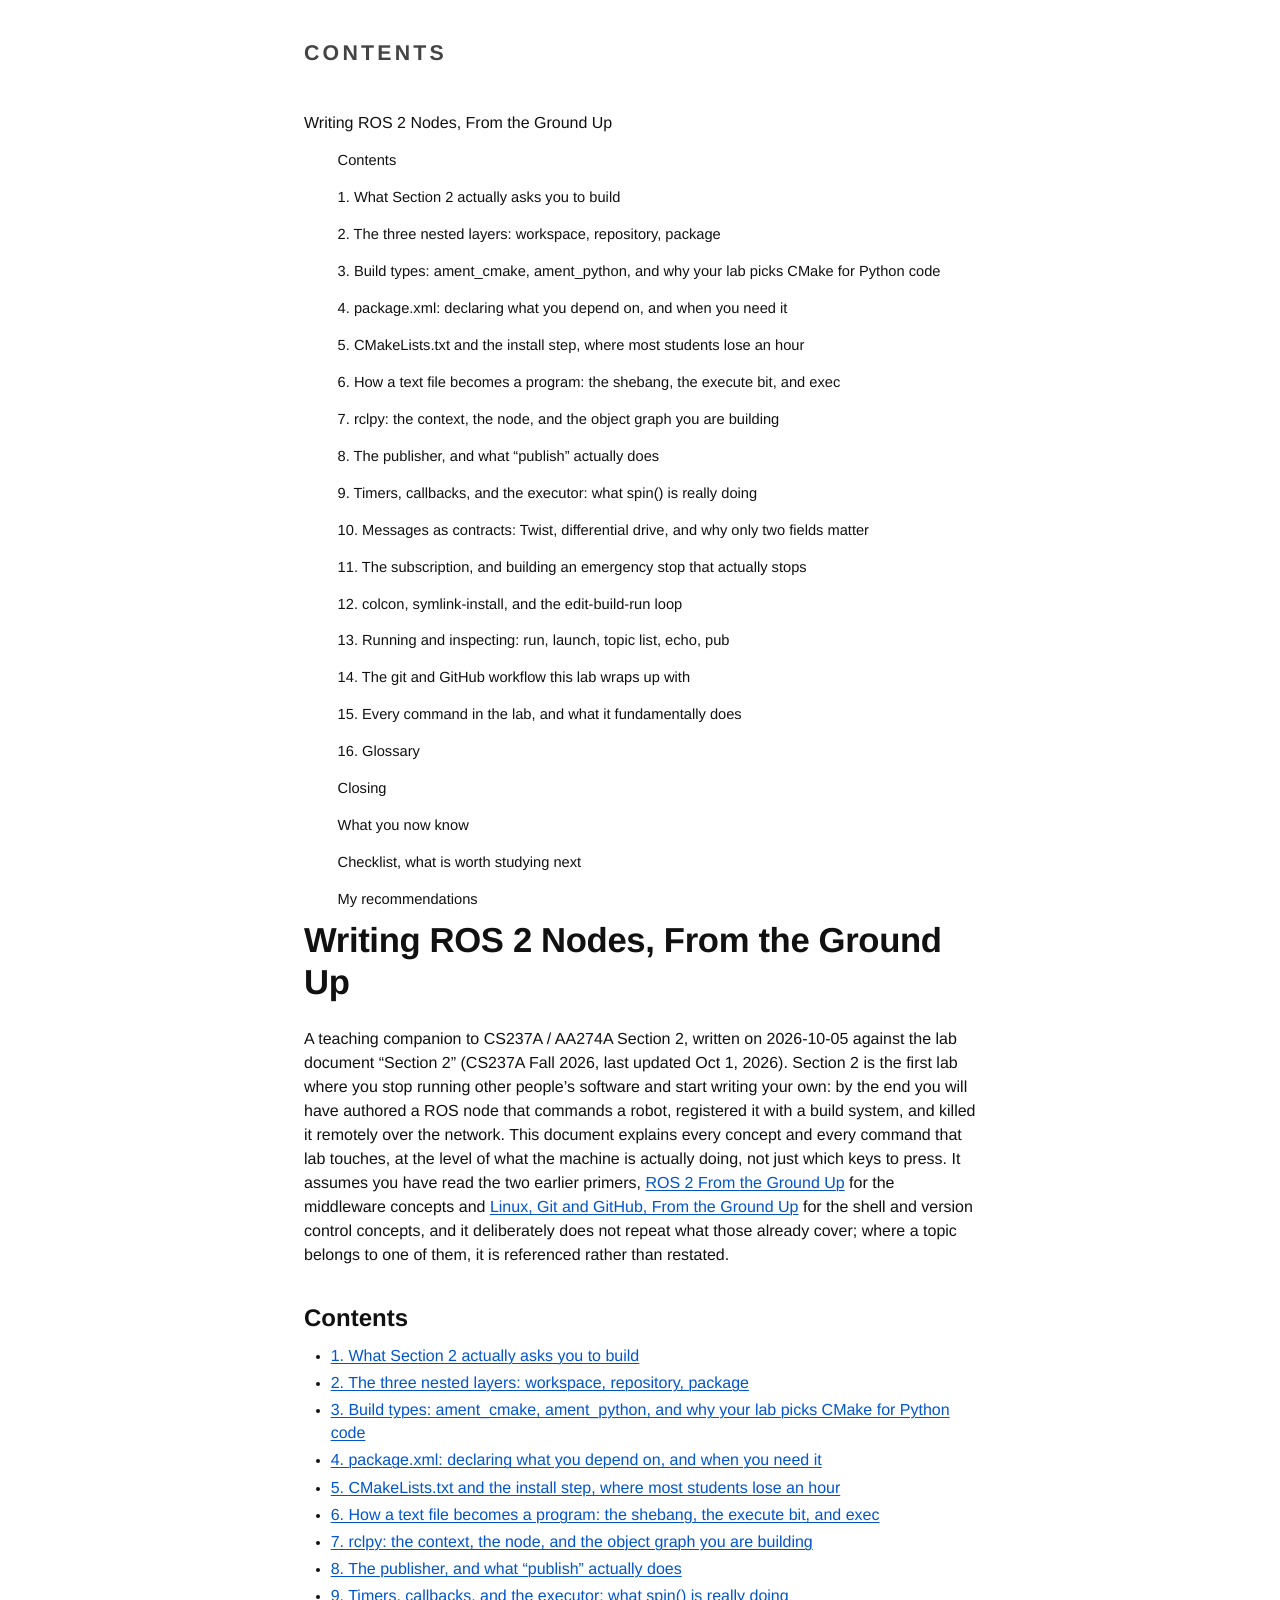
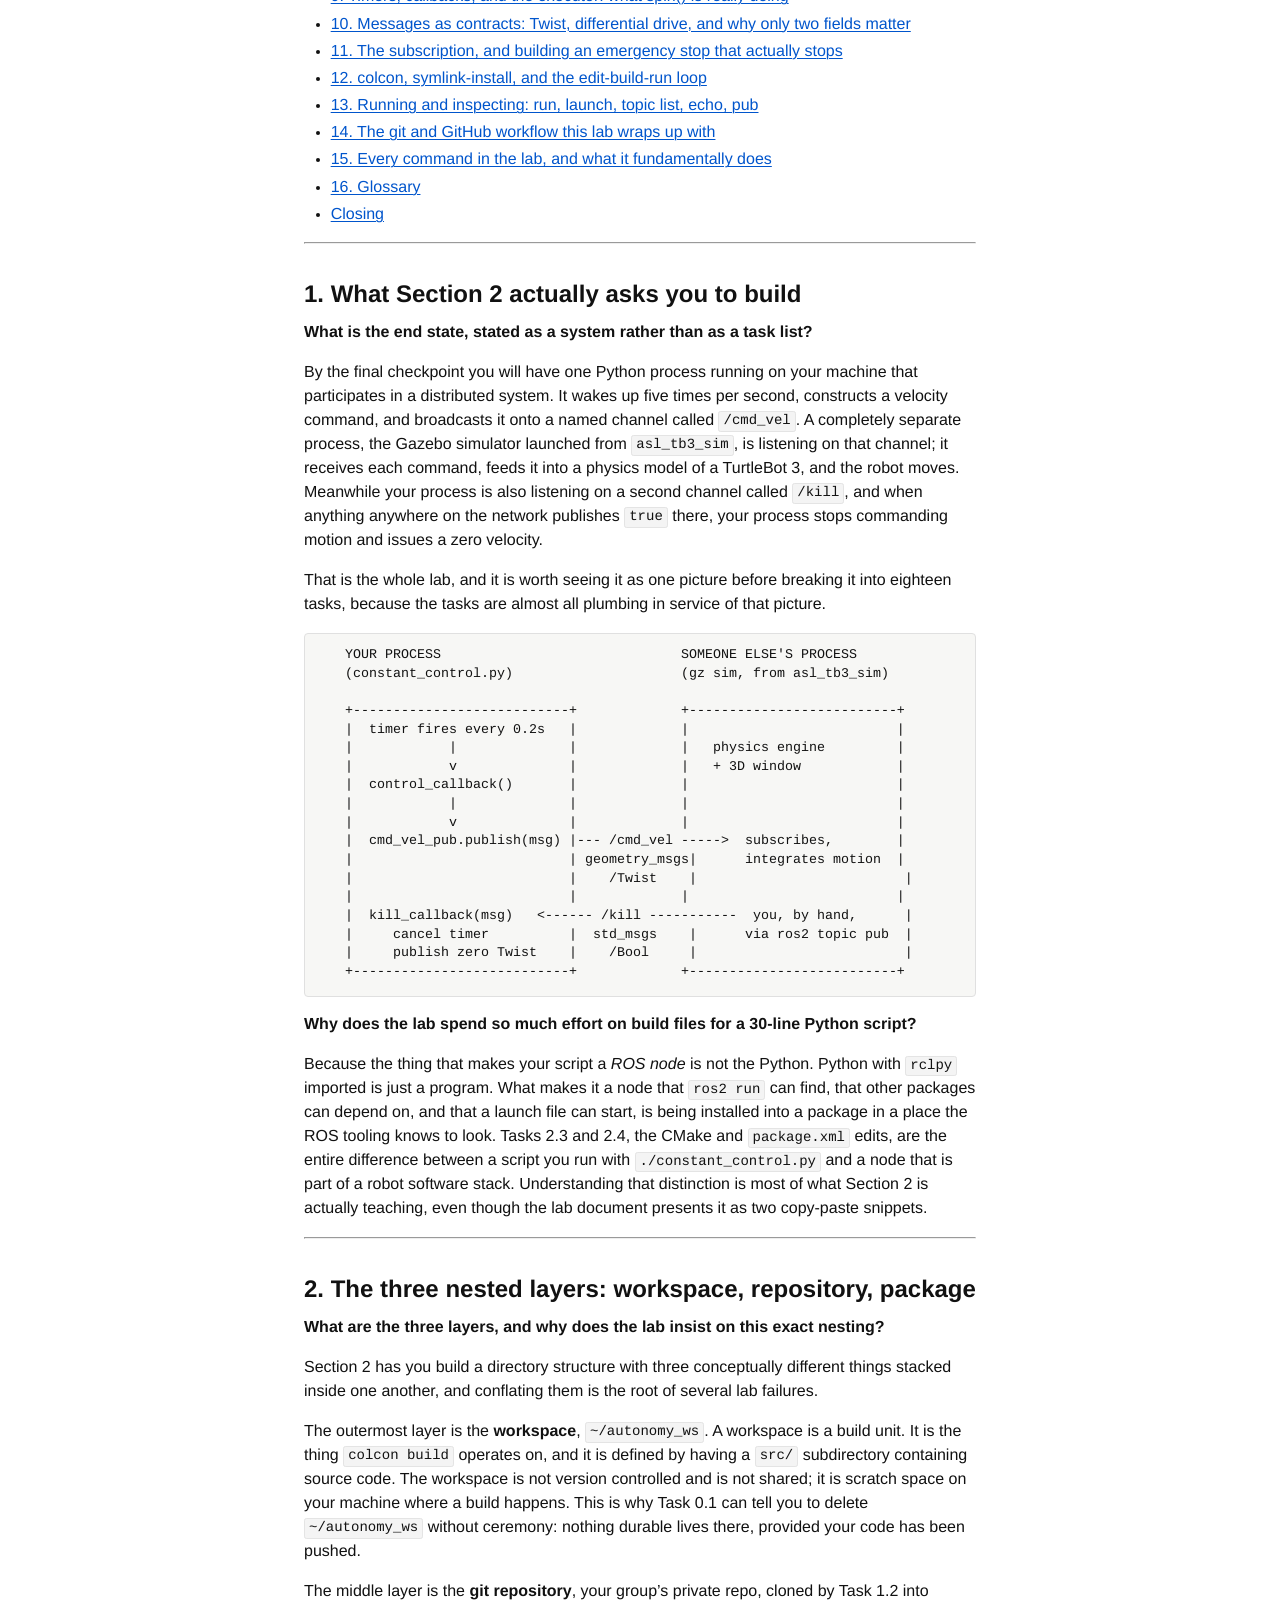
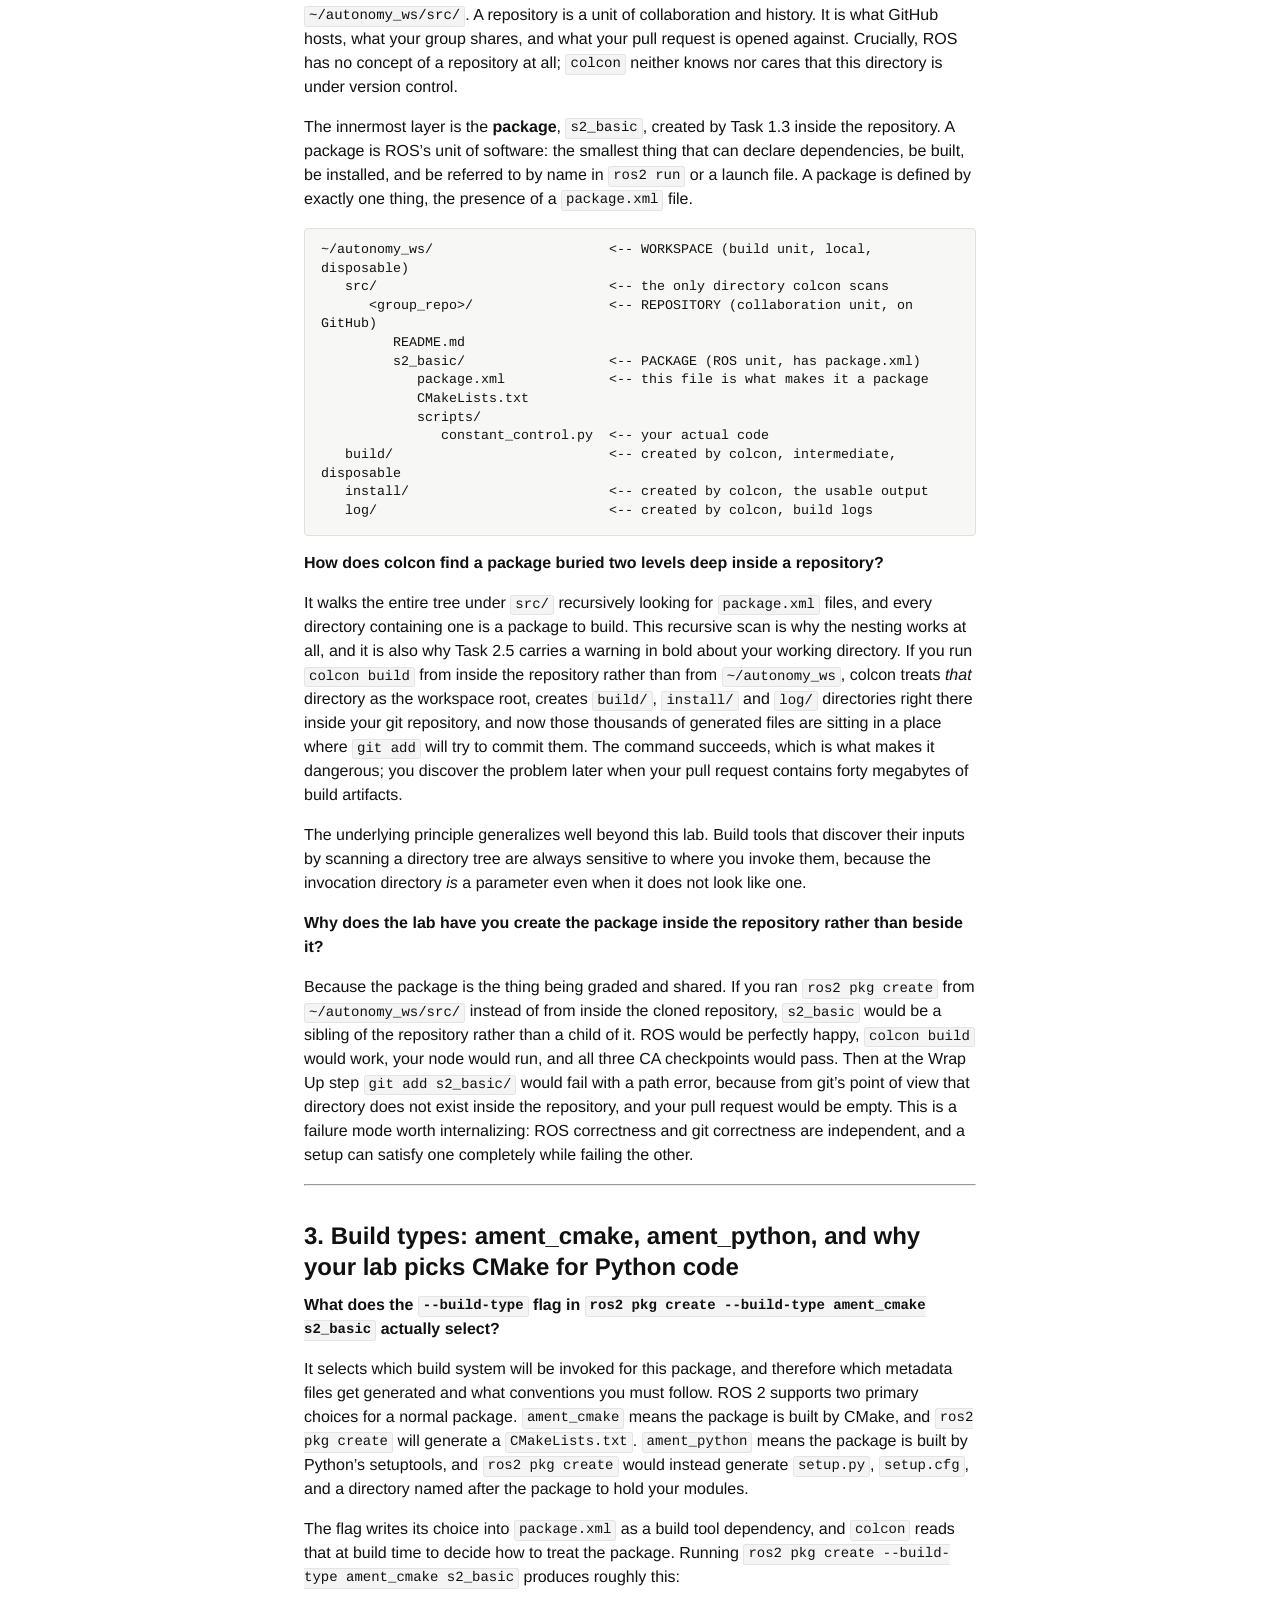
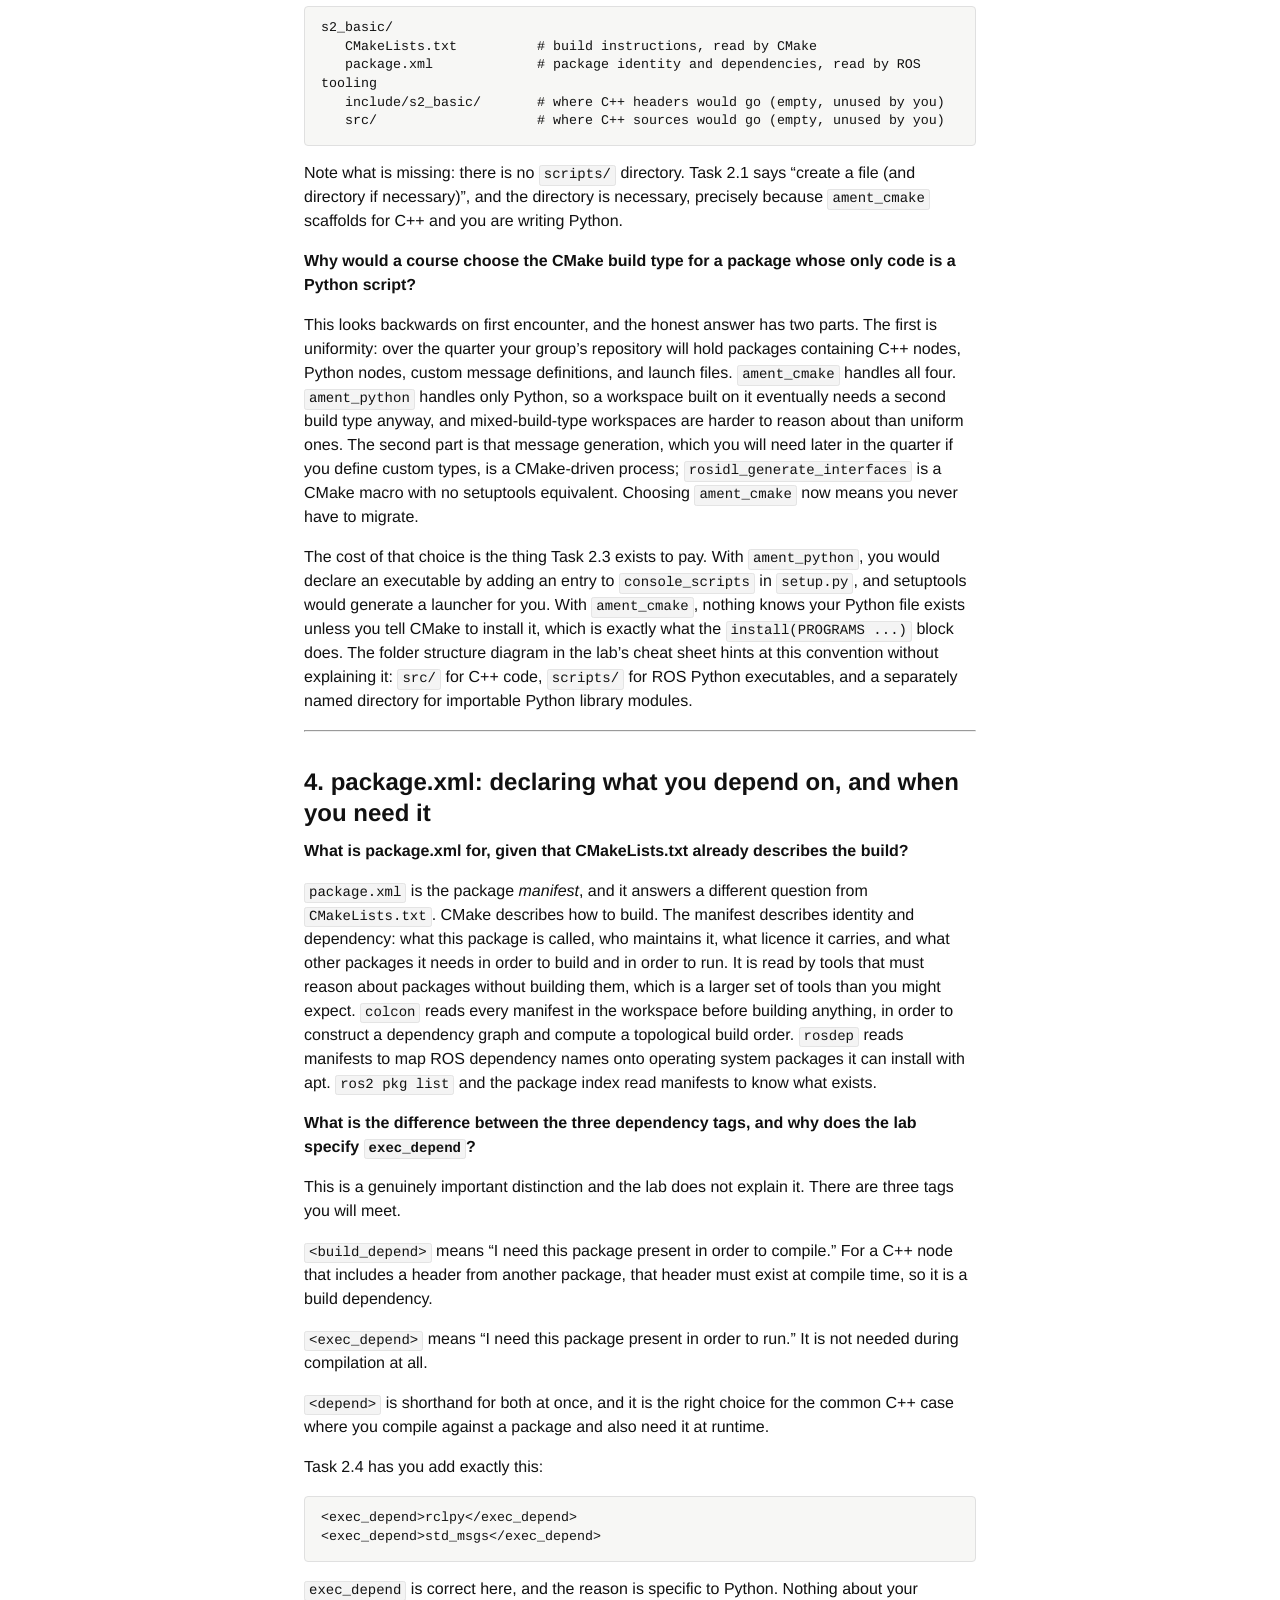
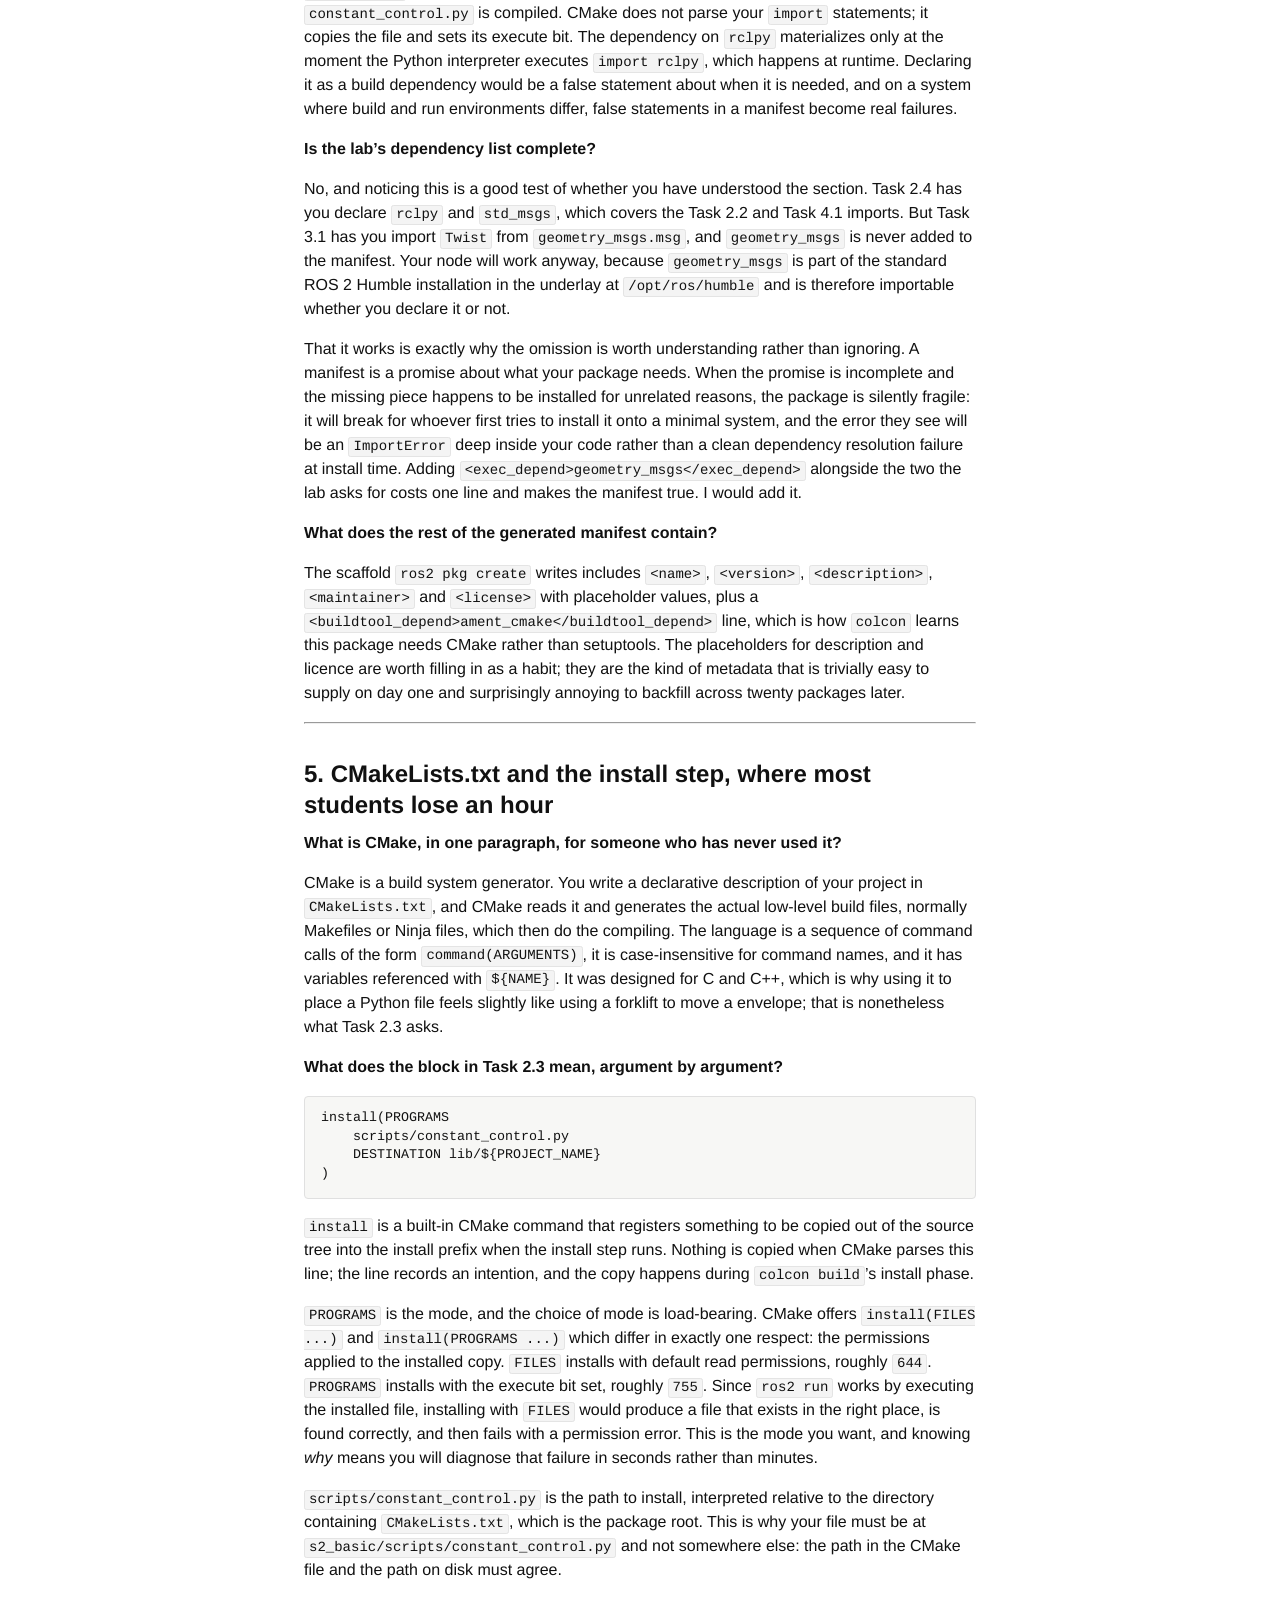
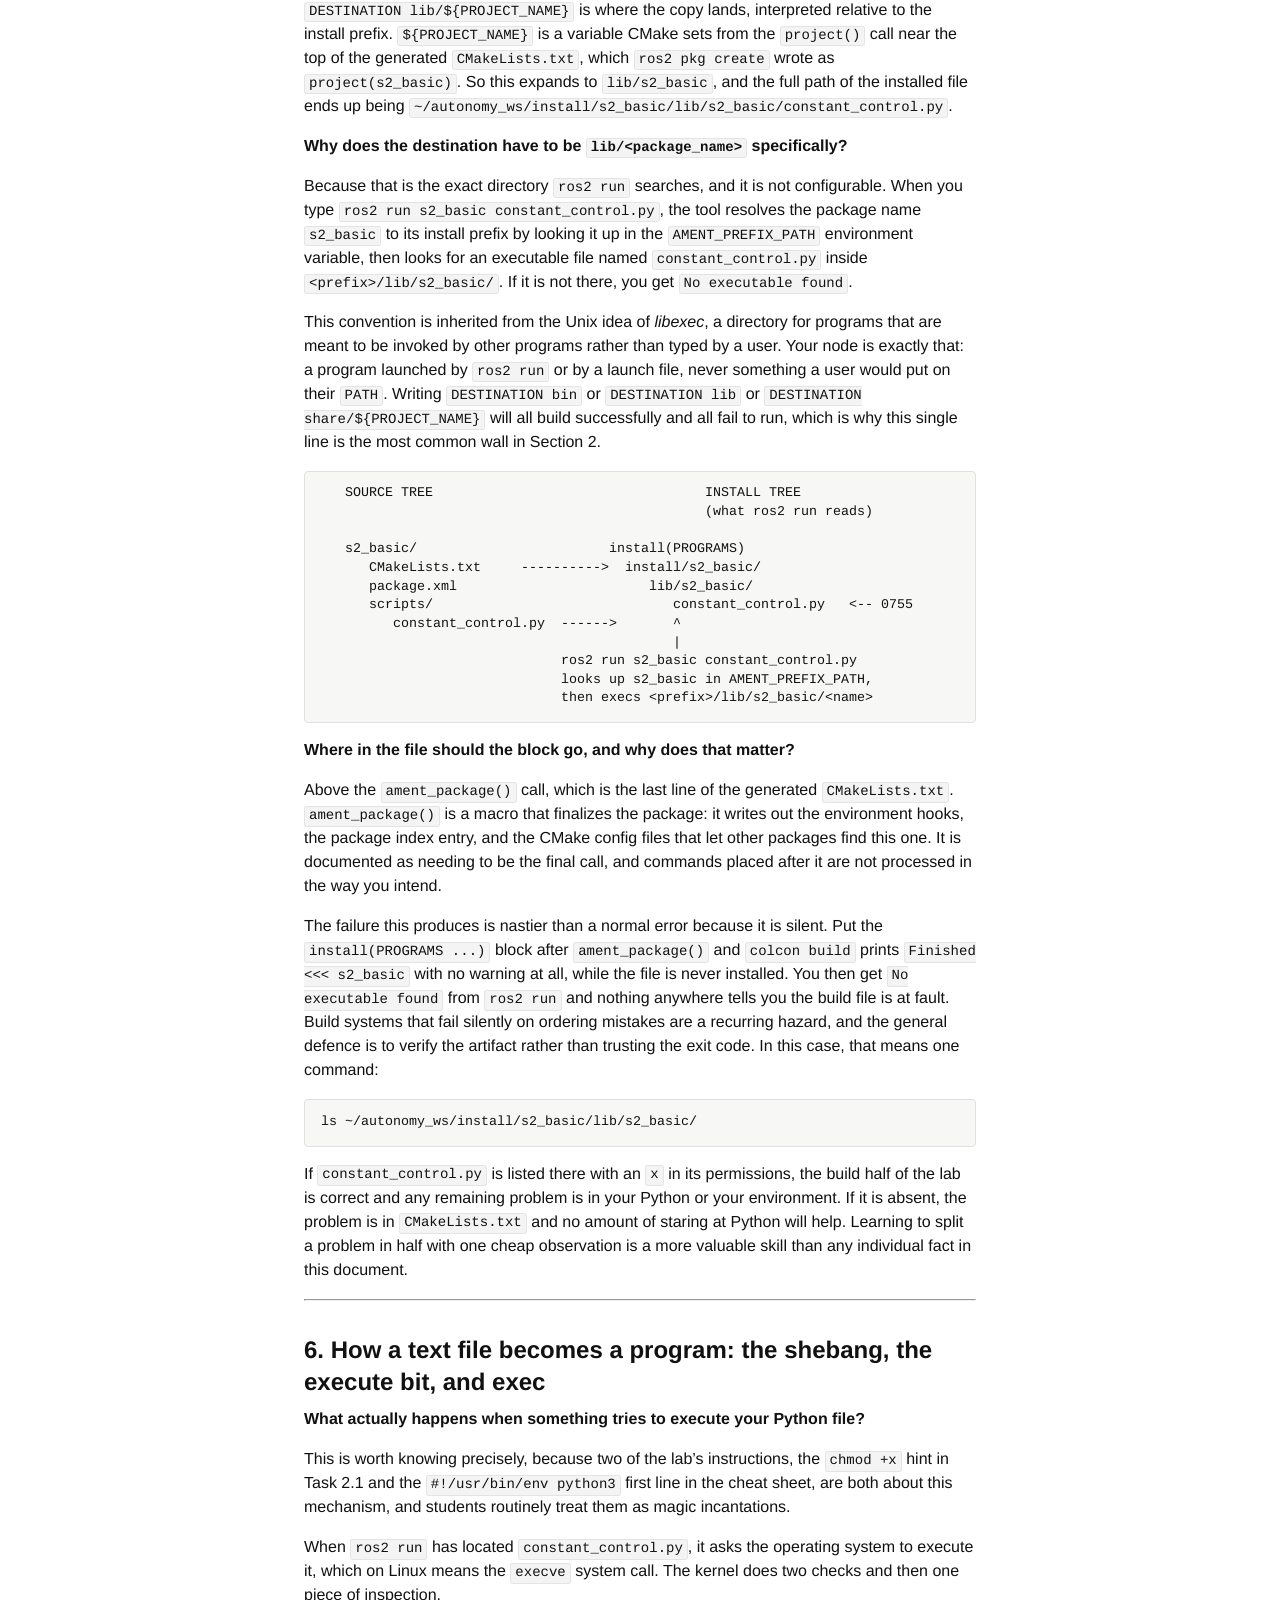
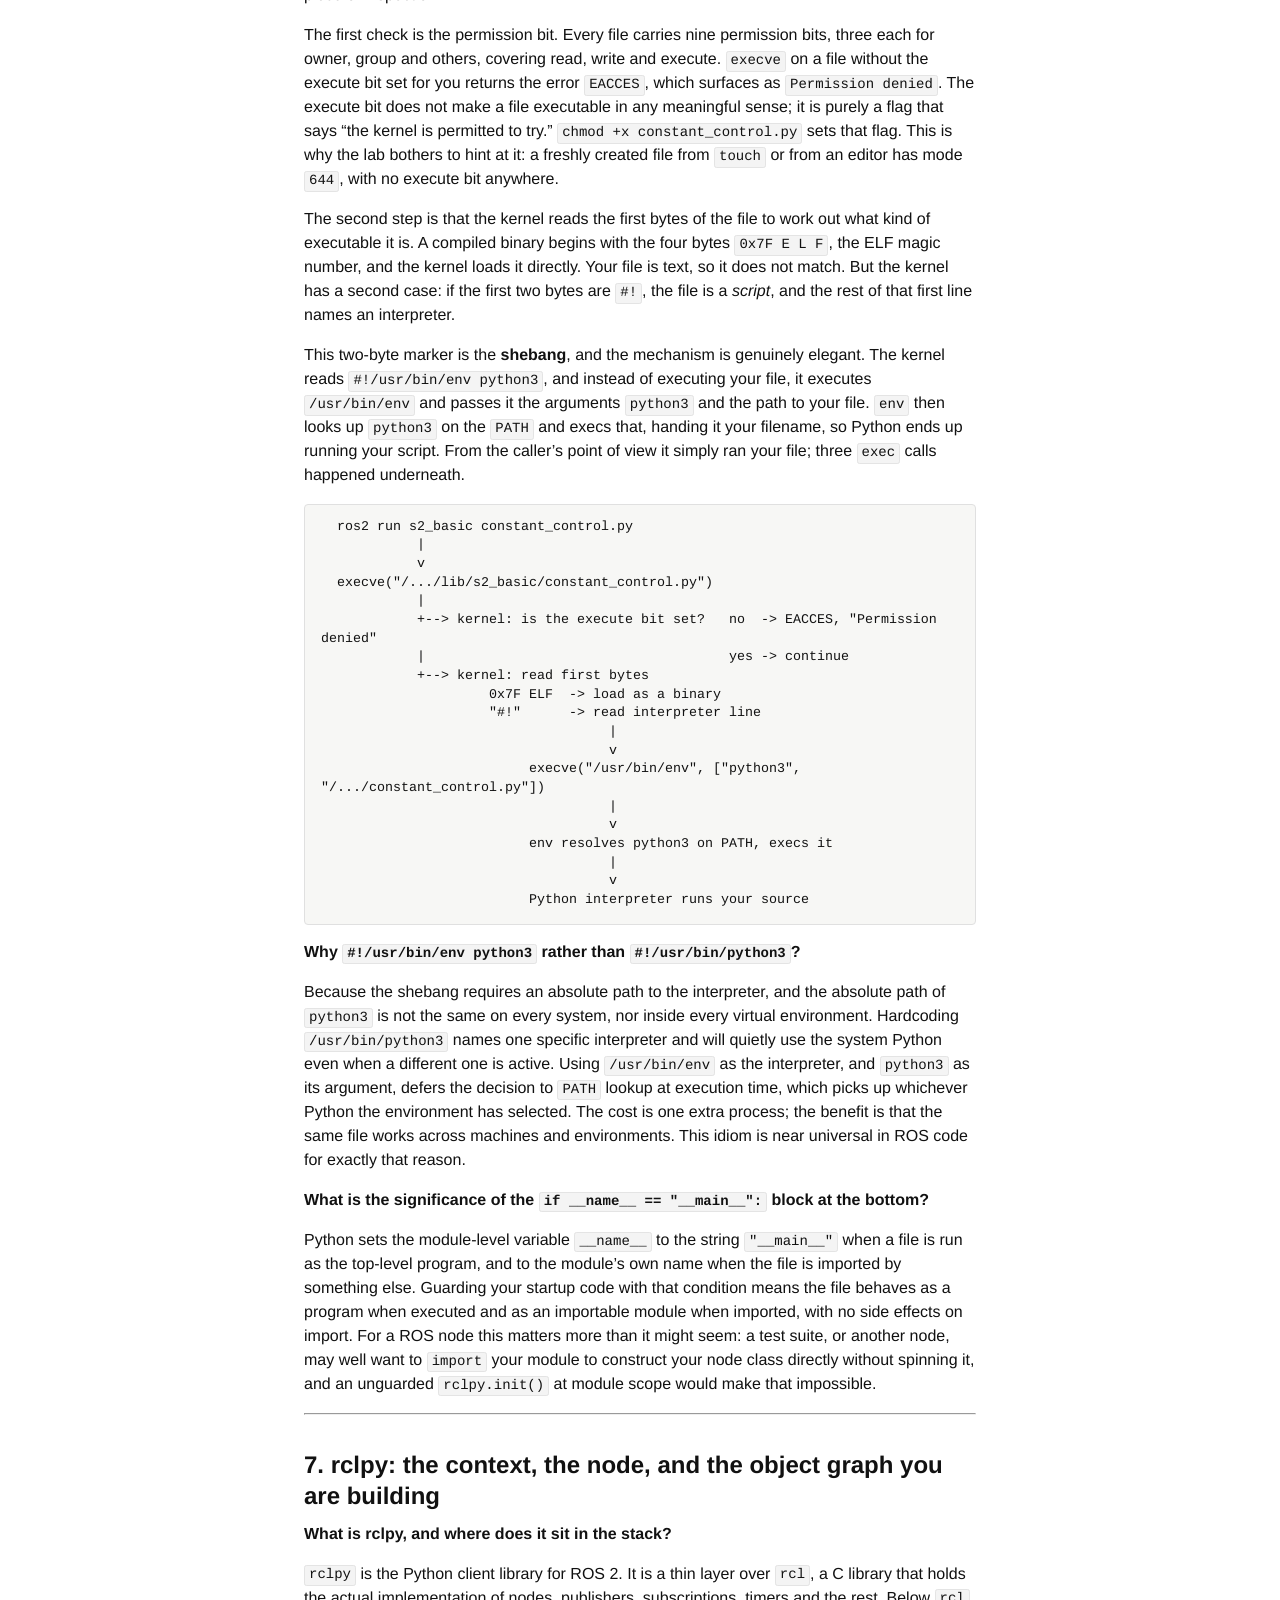
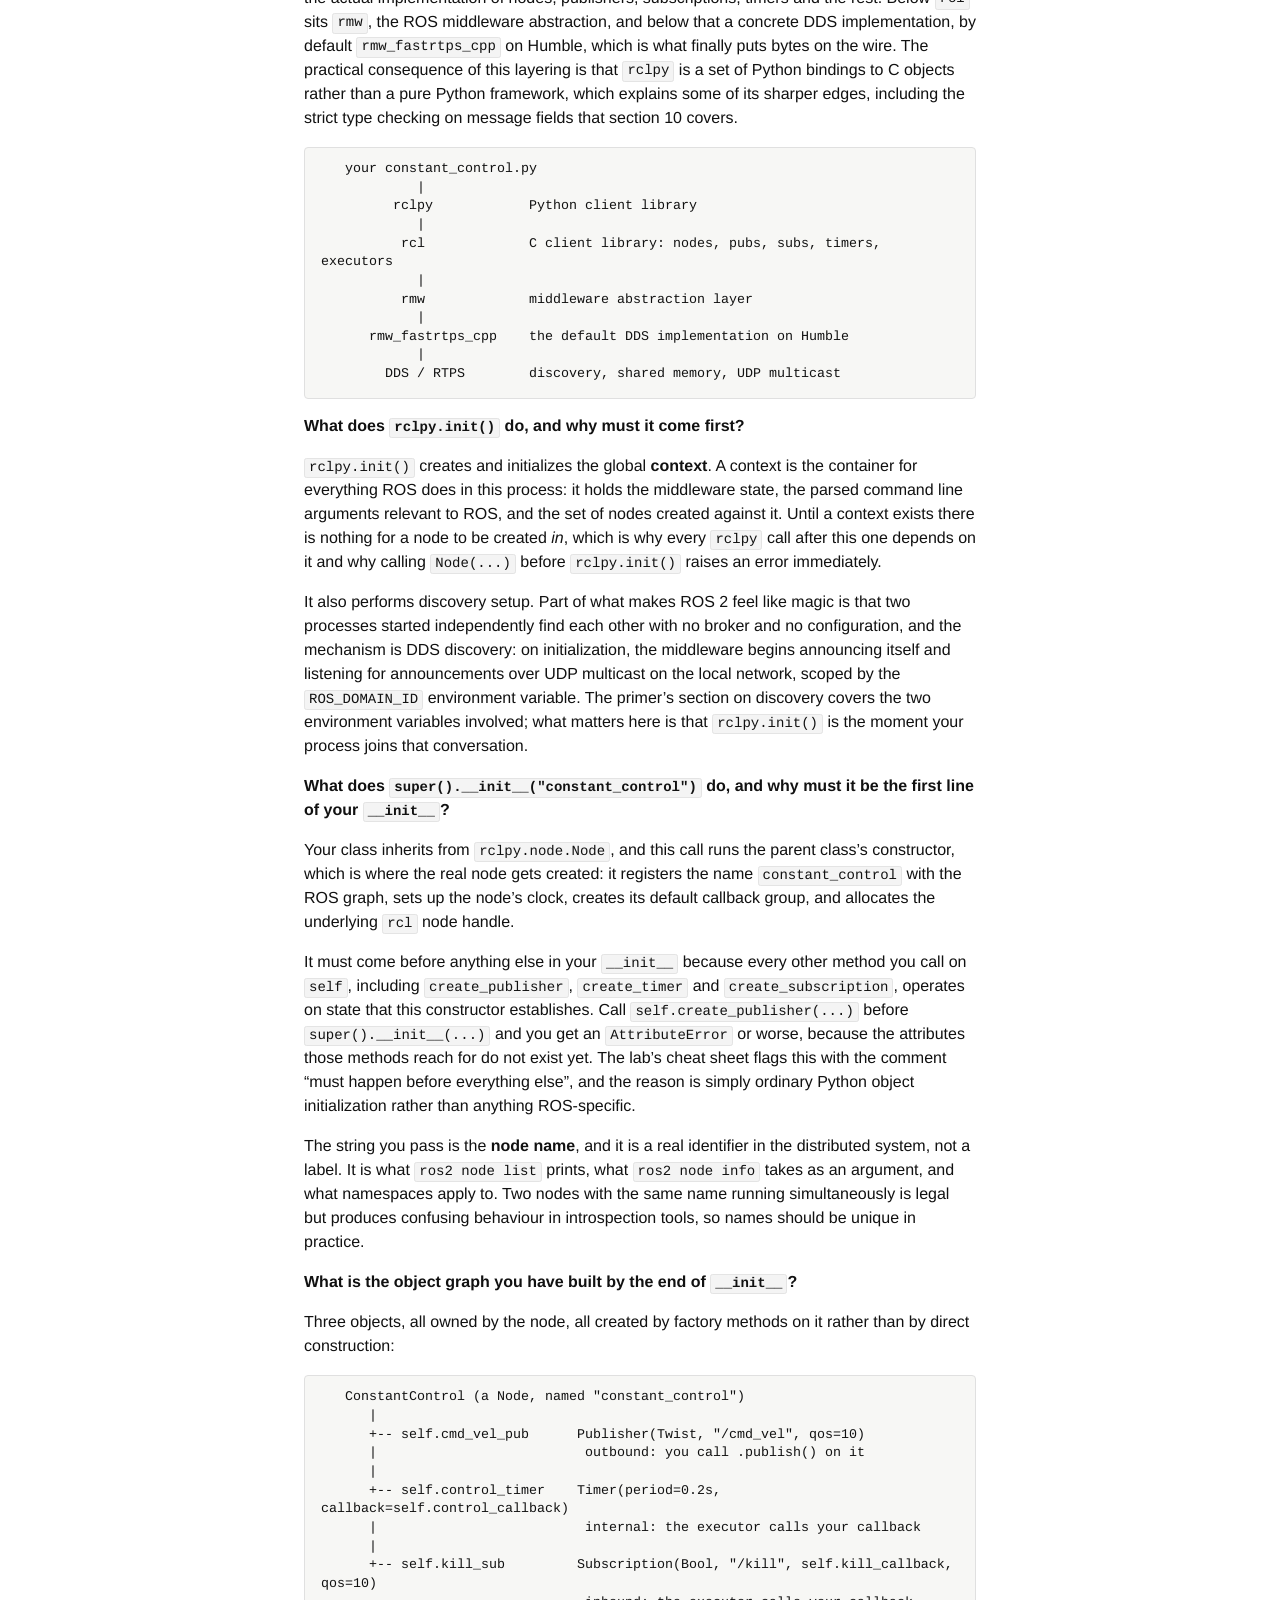
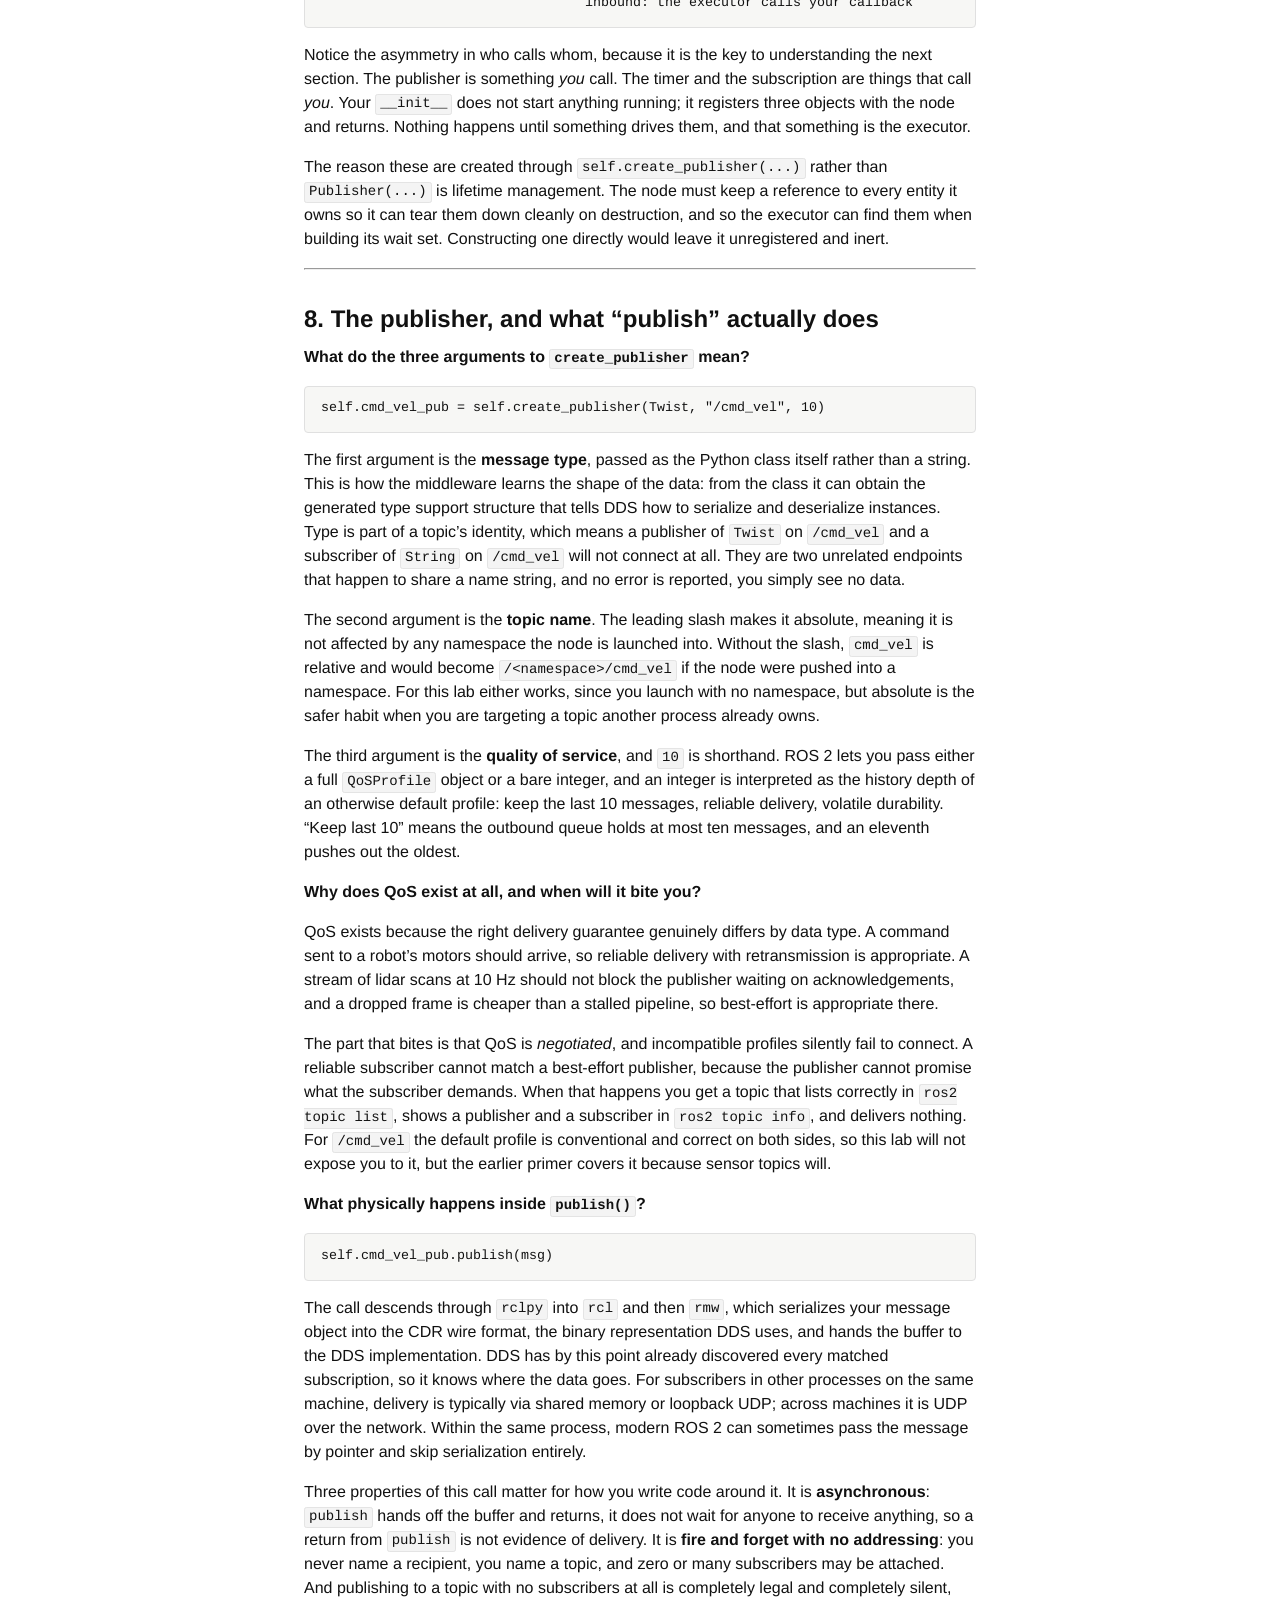
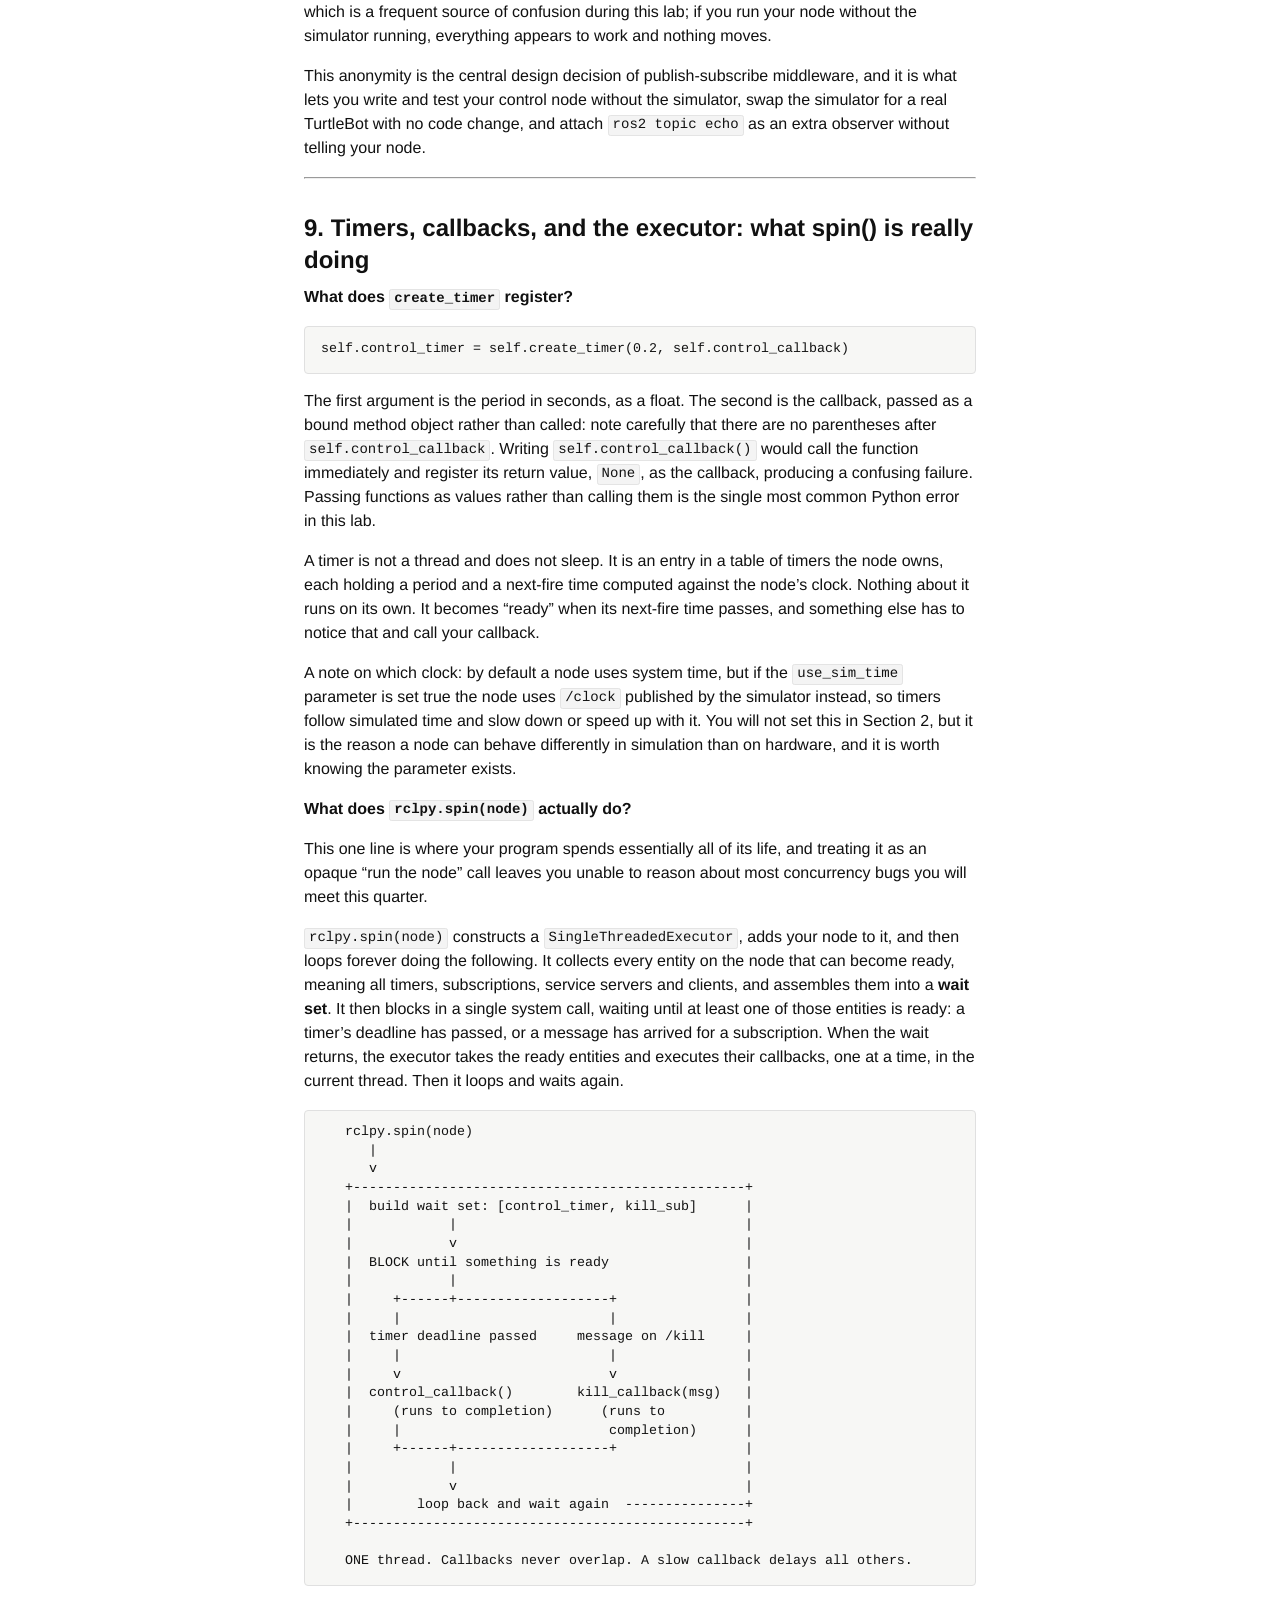
<file: reports/ros2-writing-nodes-primer-2026-10-05.html>
<!doctype html>
<html lang="en">
<head>
<meta charset="utf-8">
<title>Writing ROS 2 Nodes, From the Ground Up</title>
<meta name="author" content="Anshu Arora">
<style>
@page {
  size: letter;
  margin: 1in;
  @top-center { content: "Writing ROS 2 Nodes, From the Ground Up"; font-family: Helvetica, "Liberation Sans", Arial, "Apple Color Emoji", "Segoe UI Emoji", "Noto Color Emoji", sans-serif; font-size: 9pt; color: #666; }
  @bottom-center { content: counter(page) " of " counter(pages); font-family: Helvetica, "Liberation Sans", Arial, sans-serif; font-size: 9pt; color: #666; }
}
@page :first {
  @top-center { content: none; }
  @bottom-center { content: none; }
  @bottom-right { content: none; }
}
@page wide {
  size: letter landscape;
  margin: 1in;
}
.page-wide {
  page: wide;
  text-align: center;
}
.page-wide img, .page-wide svg { width: 100%; height: auto; max-width: none; }
.page-wide figure.diagram > svg { max-width: none; }

html { lang: en; }
img { max-width: 100%; height: auto; }
body {
  font-family: Helvetica, "Liberation Sans", Arial, "Hiragino Kaku Gothic ProN", "Noto Sans CJK JP", "Microsoft YaHei", "Apple Color Emoji", "Segoe UI Emoji", "Noto Color Emoji", sans-serif;
  font-size: 12pt;
  line-height: 1.5;
  color: #111;
  background: white;
  hyphens: manual;
  font-variant-ligatures: common-ligatures;
  font-kerning: normal;
  text-rendering: geometricPrecision;
  margin: 0;
  padding: 0;
}

.toc { page-break-after: always; break-after: page; }
.toc h2 {
  font-size: 16pt;
  text-transform: uppercase;
  letter-spacing: 0.15em;
  color: #444;
  font-weight: 700;
  margin: 0 0 0.4in;
}
.toc ol {
  list-style: none;
  padding: 0;
  margin: 0;
}
.toc li {
  display: flex;
  align-items: baseline;
  gap: 0.25in;
  font-size: 12pt;
  line-height: 1.7;
  padding: 3pt 0;
}
.toc li .toc-title { flex: 0 0 auto; }
.toc li .toc-dots { flex: 1 1 auto; border-bottom: 1px dotted #aaa; margin: 0 6pt; transform: translateY(-4pt); }
.toc li .toc-page { flex: 0 0 auto; color: #666; font-variant-numeric: tabular-nums; }
.toc li.level-2 { padding-left: 0.35in; font-size: 11pt; }
.toc li a { color: inherit; text-decoration: none; }

.chapter { break-before: page; page-break-before: always; }
.chapter:first-of-type { break-before: auto; page-break-before: auto; }
h1 {
  font-size: 26pt;
  line-height: 1.2;
  font-weight: 700;
  letter-spacing: -0.01em;
  margin: 0 0 0.25in;
  break-after: avoid;
  page-break-after: avoid;
}
h2 { font-size: 18pt; line-height: 1.3; font-weight: 700; margin: 26pt 0 8pt; break-after: avoid; page-break-after: avoid; }
h3 { font-size: 13.5pt; line-height: 1.4; font-weight: 700; text-transform: uppercase; letter-spacing: 0.08em; color: #333; margin: 20pt 0 5pt; break-after: avoid; page-break-after: avoid; }
h4 { font-size: 12pt; font-weight: 700; margin: 14pt 0 5pt; break-after: avoid; page-break-after: avoid; }

p {
  margin: 0 0 12pt;
  text-align: left;
  widows: 3;
  orphans: 3;
}
p:first-child { margin-top: 0; }
p.lead { font-size: 14pt; line-height: 1.45; color: #222; margin: 0 0 18pt; }

a {
  color: #0055cc;
  text-decoration: underline;
  text-decoration-thickness: 0.5pt;
  text-underline-offset: 1.5pt;
}
strong { font-weight: 700; }
em { font-style: italic; }

code {
  font-family: "SF Mono", Menlo, Consolas, monospace;
  font-size: 10.5pt;
  background: #f4f4f4;
  padding: 1pt 3pt;
  border-radius: 2pt;
  border: 0.5pt solid #e4e4e4;
}
pre {
  font-family: "SF Mono", Menlo, Consolas, monospace;
  font-size: 10pt;
  line-height: 1.4;
  background: #f7f7f5;
  padding: 10pt 12pt;
  border: 0.5pt solid #e0e0e0;
  border-radius: 3pt;
  margin: 12pt 0;
  overflow: hidden;
  white-space: pre-wrap;
}
pre code { background: none; border: 0; padding: 0; font-size: inherit; }
.hljs-keyword { color: #8b0000; font-weight: 500; }
.hljs-string { color: #0d6608; }
.hljs-comment { color: #888; font-style: italic; }
.hljs-function, .hljs-title { color: #0044aa; }
.hljs-number { color: #a64d00; }

blockquote {
  margin: 12pt 0;
  padding: 0 0 0 18pt;
  border-left: 2pt solid #111;
  color: #333;
  font-size: 12pt;
  line-height: 1.5;
}
blockquote p { margin-bottom: 6pt; text-align: left; }
blockquote cite { display: block; margin-top: 6pt; font-style: normal; font-size: 10pt; color: #666; letter-spacing: 0.02em; }
blockquote cite::before { content: "— "; }

figure { margin: 12pt 0; }
figure img { display: block; max-width: 100%; height: auto; }
figcaption { font-size: 10pt; color: #666; margin-top: 6pt; font-style: italic; }
figure.diagram { break-inside: avoid; text-align: center; }
figure.diagram > svg { max-width: 100%; height: auto; }
figure.diagram .diagram-caption { text-align: center; }
figure.diagram-error { border: 1.5pt solid #b00020; padding: 8pt 10pt; text-align: left; }
figure.diagram-error .diagram-error-title { font-weight: 700; color: #b00020; font-style: normal; margin: 0 0 6pt; }
figure.diagram-error .diagram-error-detail { font-size: 8.5pt; white-space: pre-wrap; margin: 0; }
.image-missing { display: inline-block; border: 1pt dashed #b00020; color: #b00020; padding: 4pt 8pt; font-size: 9pt; }

table { width: 100%; border-collapse: collapse; margin: 12pt 0; font-size: 11pt; }
th, td { border-bottom: 0.5pt solid #ccc; padding: 5pt 8pt; text-align: left; vertical-align: top; }
th { font-weight: 700; border-bottom: 1pt solid #111; background: transparent; }

ul, ol { margin: 0 0 12pt 0; padding-left: 20pt; }
li { margin-bottom: 3pt; line-height: 1.45; }
li > ul, li > ol { margin-top: 3pt; margin-bottom: 0; }

.footnote-ref { font-size: 0.75em; vertical-align: super; line-height: 0; text-decoration: none; color: #0055cc; }
.footnotes { margin-top: 24pt; padding-top: 12pt; border-top: 0.5pt solid #ccc; font-size: 10pt; line-height: 1.4; }
.footnotes ol { padding-left: 18pt; }

blockquote, pre, code, table, figure, li, .keep-together { break-inside: avoid; page-break-inside: avoid; }
</style>
<style>
@media screen {
  body { max-width: 42em; margin: 0 auto; padding: 2.5em 1.5em; }
  .chapter { break-before: auto; }
  .watermark { display: none; }
  figure.diagram { overflow-x: auto; }
  .toc li .toc-page, .toc li .toc-dots { display: none; }
}
</style>
</head>
<body>
<section class="toc">
  <h2>Contents</h2>
  <ol>
  <li class="level-1">
    <span class="toc-title"><a href="#toc-0">Writing ROS 2 Nodes, From the Ground Up</a></span>
    <span class="toc-dots"></span>
    <span class="toc-page" data-toc-target="toc-0"></span>
  </li>
  <li class="level-2">
    <span class="toc-title"><a href="#toc-1">Contents</a></span>
    <span class="toc-dots"></span>
    <span class="toc-page" data-toc-target="toc-1"></span>
  </li>
  <li class="level-2">
    <span class="toc-title"><a href="#toc-2">1. What Section 2 actually asks you to build</a></span>
    <span class="toc-dots"></span>
    <span class="toc-page" data-toc-target="toc-2"></span>
  </li>
  <li class="level-2">
    <span class="toc-title"><a href="#toc-3">2. The three nested layers: workspace, repository, package</a></span>
    <span class="toc-dots"></span>
    <span class="toc-page" data-toc-target="toc-3"></span>
  </li>
  <li class="level-2">
    <span class="toc-title"><a href="#toc-4">3. Build types: ament_cmake, ament_python, and why your lab picks CMake for Python code</a></span>
    <span class="toc-dots"></span>
    <span class="toc-page" data-toc-target="toc-4"></span>
  </li>
  <li class="level-2">
    <span class="toc-title"><a href="#toc-5">4. package.xml: declaring what you depend on, and when you need it</a></span>
    <span class="toc-dots"></span>
    <span class="toc-page" data-toc-target="toc-5"></span>
  </li>
  <li class="level-2">
    <span class="toc-title"><a href="#toc-6">5. CMakeLists.txt and the install step, where most students lose an hour</a></span>
    <span class="toc-dots"></span>
    <span class="toc-page" data-toc-target="toc-6"></span>
  </li>
  <li class="level-2">
    <span class="toc-title"><a href="#toc-7">6. How a text file becomes a program: the shebang, the execute bit, and exec</a></span>
    <span class="toc-dots"></span>
    <span class="toc-page" data-toc-target="toc-7"></span>
  </li>
  <li class="level-2">
    <span class="toc-title"><a href="#toc-8">7. rclpy: the context, the node, and the object graph you are building</a></span>
    <span class="toc-dots"></span>
    <span class="toc-page" data-toc-target="toc-8"></span>
  </li>
  <li class="level-2">
    <span class="toc-title"><a href="#toc-9">8. The publisher, and what “publish” actually does</a></span>
    <span class="toc-dots"></span>
    <span class="toc-page" data-toc-target="toc-9"></span>
  </li>
  <li class="level-2">
    <span class="toc-title"><a href="#toc-10">9. Timers, callbacks, and the executor: what spin() is really doing</a></span>
    <span class="toc-dots"></span>
    <span class="toc-page" data-toc-target="toc-10"></span>
  </li>
  <li class="level-2">
    <span class="toc-title"><a href="#toc-11">10. Messages as contracts: Twist, differential drive, and why only two fields matter</a></span>
    <span class="toc-dots"></span>
    <span class="toc-page" data-toc-target="toc-11"></span>
  </li>
  <li class="level-2">
    <span class="toc-title"><a href="#toc-12">11. The subscription, and building an emergency stop that actually stops</a></span>
    <span class="toc-dots"></span>
    <span class="toc-page" data-toc-target="toc-12"></span>
  </li>
  <li class="level-2">
    <span class="toc-title"><a href="#toc-13">12. colcon, symlink-install, and the edit-build-run loop</a></span>
    <span class="toc-dots"></span>
    <span class="toc-page" data-toc-target="toc-13"></span>
  </li>
  <li class="level-2">
    <span class="toc-title"><a href="#toc-14">13. Running and inspecting: run, launch, topic list, echo, pub</a></span>
    <span class="toc-dots"></span>
    <span class="toc-page" data-toc-target="toc-14"></span>
  </li>
  <li class="level-2">
    <span class="toc-title"><a href="#toc-15">14. The git and GitHub workflow this lab wraps up with</a></span>
    <span class="toc-dots"></span>
    <span class="toc-page" data-toc-target="toc-15"></span>
  </li>
  <li class="level-2">
    <span class="toc-title"><a href="#toc-16">15. Every command in the lab, and what it fundamentally does</a></span>
    <span class="toc-dots"></span>
    <span class="toc-page" data-toc-target="toc-16"></span>
  </li>
  <li class="level-2">
    <span class="toc-title"><a href="#toc-17">16. Glossary</a></span>
    <span class="toc-dots"></span>
    <span class="toc-page" data-toc-target="toc-17"></span>
  </li>
  <li class="level-2">
    <span class="toc-title"><a href="#toc-18">Closing</a></span>
    <span class="toc-dots"></span>
    <span class="toc-page" data-toc-target="toc-18"></span>
  </li>
  <li class="level-2">
    <span class="toc-title"><a href="#toc-19">What you now know</a></span>
    <span class="toc-dots"></span>
    <span class="toc-page" data-toc-target="toc-19"></span>
  </li>
  <li class="level-2">
    <span class="toc-title"><a href="#toc-20">Checklist, what is worth studying next</a></span>
    <span class="toc-dots"></span>
    <span class="toc-page" data-toc-target="toc-20"></span>
  </li>
  <li class="level-2">
    <span class="toc-title"><a href="#toc-21">My recommendations</a></span>
    <span class="toc-dots"></span>
    <span class="toc-page" data-toc-target="toc-21"></span>
  </li>
  </ol>
</section>
<section class="chapter"><h1 id="toc-0">Writing ROS 2 Nodes, From the Ground Up</h1>
<p>A teaching companion to CS237A / AA274A Section 2, written on 2026-10-05 against the lab document “Section 2” (CS237A Fall 2026, last updated Oct 1, 2026). Section 2 is the first lab where you stop running other people’s software and start writing your own: by the end you will have authored a ROS node that commands a robot, registered it with a build system, and killed it remotely over the network. This document explains every concept and every command that lab touches, at the level of what the machine is actually doing, not just which keys to press. It assumes you have read the two earlier primers, <a href="ros2-primer-2026-09-27.md">ROS 2 From the Ground Up</a> for the middleware concepts and <a href="linux-git-github-primer-2026-09-30.md">Linux, Git and GitHub, From the Ground Up</a> for the shell and version control concepts, and it deliberately does not repeat what those already cover; where a topic belongs to one of them, it is referenced rather than restated.</p>
<h2 id="toc-1">Contents</h2>
<ul>
<li><a href="#1-what-section-2-actually-asks-you-to-build">1. What Section 2 actually asks you to build</a></li>
<li><a href="#2-the-three-nested-layers-workspace-repository-package">2. The three nested layers: workspace, repository, package</a></li>
<li><a href="#3-build-types-ament_cmake-ament_python-and-why-your-lab-picks-cmake-for-python-code">3. Build types: ament_cmake, ament_python, and why your lab picks CMake for Python code</a></li>
<li><a href="#4-packagexml-declaring-what-you-depend-on-and-when-you-need-it">4. package.xml: declaring what you depend on, and when you need it</a></li>
<li><a href="#5-cmakeliststxt-and-the-install-step-where-most-students-lose-an-hour">5. CMakeLists.txt and the install step, where most students lose an hour</a></li>
<li><a href="#6-how-a-text-file-becomes-a-program-the-shebang-the-execute-bit-and-exec">6. How a text file becomes a program: the shebang, the execute bit, and exec</a></li>
<li><a href="#7-rclpy-the-context-the-node-and-the-object-graph-you-are-building">7. rclpy: the context, the node, and the object graph you are building</a></li>
<li><a href="#8-the-publisher-and-what-publish-actually-does">8. The publisher, and what “publish” actually does</a></li>
<li><a href="#9-timers-callbacks-and-the-executor-what-spin-is-really-doing">9. Timers, callbacks, and the executor: what spin() is really doing</a></li>
<li><a href="#10-messages-as-contracts-twist-differential-drive-and-why-only-two-fields-matter">10. Messages as contracts: Twist, differential drive, and why only two fields matter</a></li>
<li><a href="#11-the-subscription-and-building-an-emergency-stop-that-actually-stops">11. The subscription, and building an emergency stop that actually stops</a></li>
<li><a href="#12-colcon-symlink-install-and-the-edit-build-run-loop">12. colcon, symlink-install, and the edit-build-run loop</a></li>
<li><a href="#13-running-and-inspecting-run-launch-topic-list-echo-pub">13. Running and inspecting: run, launch, topic list, echo, pub</a></li>
<li><a href="#14-the-git-and-github-workflow-this-lab-wraps-up-with">14. The git and GitHub workflow this lab wraps up with</a></li>
<li><a href="#15-every-command-in-the-lab-and-what-it-fundamentally-does">15. Every command in the lab, and what it fundamentally does</a></li>
<li><a href="#16-glossary">16. Glossary</a></li>
<li><a href="#closing">Closing</a></li>
</ul>
<hr>
<h2 id="toc-2">1. What Section 2 actually asks you to build</h2>
<p><strong>What is the end state, stated as a system rather than as a task list?</strong></p>
<p>By the final checkpoint you will have one Python process running on your machine that participates in a distributed system. It wakes up five times per second, constructs a velocity command, and broadcasts it onto a named channel called <code>/cmd_vel</code>. A completely separate process, the Gazebo simulator launched from <code>asl_tb3_sim</code>, is listening on that channel; it receives each command, feeds it into a physics model of a TurtleBot 3, and the robot moves. Meanwhile your process is also listening on a second channel called <code>/kill</code>, and when anything anywhere on the network publishes <code>true</code> there, your process stops commanding motion and issues a zero velocity.</p>
<p>That is the whole lab, and it is worth seeing it as one picture before breaking it into eighteen tasks, because the tasks are almost all plumbing in service of that picture.</p>
<pre><code>   YOUR PROCESS                              SOMEONE ELSE'S PROCESS
   (constant_control.py)                     (gz sim, from asl_tb3_sim)

   +---------------------------+             +--------------------------+
   |  timer fires every 0.2s   |             |                          |
   |            |              |             |   physics engine         |
   |            v              |             |   + 3D window            |
   |  control_callback()       |             |                          |
   |            |              |             |                          |
   |            v              |             |                          |
   |  cmd_vel_pub.publish(msg) |--- /cmd_vel -----&gt;  subscribes,        |
   |                           | geometry_msgs|      integrates motion  |
   |                           |    /Twist    |                          |
   |                           |             |                          |
   |  kill_callback(msg)   &lt;------ /kill -----------  you, by hand,      |
   |     cancel timer          |  std_msgs    |      via ros2 topic pub  |
   |     publish zero Twist    |    /Bool     |                          |
   +---------------------------+             +--------------------------+
</code></pre>
<p><strong>Why does the lab spend so much effort on build files for a 30-line Python script?</strong></p>
<p>Because the thing that makes your script a <em>ROS node</em> is not the Python. Python with <code>rclpy</code> imported is just a program. What makes it a node that <code>ros2 run</code> can find, that other packages can depend on, and that a launch file can start, is being installed into a package in a place the ROS tooling knows to look. Tasks 2.3 and 2.4, the CMake and <code>package.xml</code> edits, are the entire difference between a script you run with <code>./constant_control.py</code> and a node that is part of a robot software stack. Understanding that distinction is most of what Section 2 is actually teaching, even though the lab document presents it as two copy-paste snippets.</p>
<hr>
<h2 id="toc-3">2. The three nested layers: workspace, repository, package</h2>
<p><strong>What are the three layers, and why does the lab insist on this exact nesting?</strong></p>
<p>Section 2 has you build a directory structure with three conceptually different things stacked inside one another, and conflating them is the root of several lab failures.</p>
<p>The outermost layer is the <strong>workspace</strong>, <code>~/autonomy_ws</code>. A workspace is a build unit. It is the thing <code>colcon build</code> operates on, and it is defined by having a <code>src/</code> subdirectory containing source code. The workspace is not version controlled and is not shared; it is scratch space on your machine where a build happens. This is why Task 0.1 can tell you to delete <code>~/autonomy_ws</code> without ceremony: nothing durable lives there, provided your code has been pushed.</p>
<p>The middle layer is the <strong>git repository</strong>, your group’s private repo, cloned by Task 1.2 into <code>~/autonomy_ws/src/</code>. A repository is a unit of collaboration and history. It is what GitHub hosts, what your group shares, and what your pull request is opened against. Crucially, ROS has no concept of a repository at all; <code>colcon</code> neither knows nor cares that this directory is under version control.</p>
<p>The innermost layer is the <strong>package</strong>, <code>s2_basic</code>, created by Task 1.3 inside the repository. A package is ROS’s unit of software: the smallest thing that can declare dependencies, be built, be installed, and be referred to by name in <code>ros2 run</code> or a launch file. A package is defined by exactly one thing, the presence of a <code>package.xml</code> file.</p>
<pre><code>~/autonomy_ws/                      &lt;-- WORKSPACE (build unit, local, disposable)
   src/                             &lt;-- the only directory colcon scans
      &lt;group_repo&gt;/                 &lt;-- REPOSITORY (collaboration unit, on GitHub)
         README.md
         s2_basic/                  &lt;-- PACKAGE (ROS unit, has package.xml)
            package.xml             &lt;-- this file is what makes it a package
            CMakeLists.txt
            scripts/
               constant_control.py  &lt;-- your actual code
   build/                           &lt;-- created by colcon, intermediate, disposable
   install/                         &lt;-- created by colcon, the usable output
   log/                             &lt;-- created by colcon, build logs
</code></pre>
<p><strong>How does colcon find a package buried two levels deep inside a repository?</strong></p>
<p>It walks the entire tree under <code>src/</code> recursively looking for <code>package.xml</code> files, and every directory containing one is a package to build. This recursive scan is why the nesting works at all, and it is also why Task 2.5 carries a warning in bold about your working directory. If you run <code>colcon build</code> from inside the repository rather than from <code>~/autonomy_ws</code>, colcon treats <em>that</em> directory as the workspace root, creates <code>build/</code>, <code>install/</code> and <code>log/</code> directories right there inside your git repository, and now those thousands of generated files are sitting in a place where <code>git add</code> will try to commit them. The command succeeds, which is what makes it dangerous; you discover the problem later when your pull request contains forty megabytes of build artifacts.</p>
<p>The underlying principle generalizes well beyond this lab. Build tools that discover their inputs by scanning a directory tree are always sensitive to where you invoke them, because the invocation directory <em>is</em> a parameter even when it does not look like one.</p>
<p><strong>Why does the lab have you create the package inside the repository rather than beside it?</strong></p>
<p>Because the package is the thing being graded and shared. If you ran <code>ros2 pkg create</code> from <code>~/autonomy_ws/src/</code> instead of from inside the cloned repository, <code>s2_basic</code> would be a sibling of the repository rather than a child of it. ROS would be perfectly happy, <code>colcon build</code> would work, your node would run, and all three CA checkpoints would pass. Then at the Wrap Up step <code>git add s2_basic/</code> would fail with a path error, because from git’s point of view that directory does not exist inside the repository, and your pull request would be empty. This is a failure mode worth internalizing: ROS correctness and git correctness are independent, and a setup can satisfy one completely while failing the other.</p>
<hr>
<h2 id="toc-4">3. Build types: ament_cmake, ament_python, and why your lab picks CMake for Python code</h2>
<p><strong>What does the <code>--build-type</code> flag in <code>ros2 pkg create --build-type ament_cmake s2_basic</code> actually select?</strong></p>
<p>It selects which build system will be invoked for this package, and therefore which metadata files get generated and what conventions you must follow. ROS 2 supports two primary choices for a normal package. <code>ament_cmake</code> means the package is built by CMake, and <code>ros2 pkg create</code> will generate a <code>CMakeLists.txt</code>. <code>ament_python</code> means the package is built by Python’s setuptools, and <code>ros2 pkg create</code> would instead generate <code>setup.py</code>, <code>setup.cfg</code>, and a directory named after the package to hold your modules.</p>
<p>The flag writes its choice into <code>package.xml</code> as a build tool dependency, and <code>colcon</code> reads that at build time to decide how to treat the package. Running <code>ros2 pkg create --build-type ament_cmake s2_basic</code> produces roughly this:</p>
<pre><code>s2_basic/
   CMakeLists.txt          # build instructions, read by CMake
   package.xml             # package identity and dependencies, read by ROS tooling
   include/s2_basic/       # where C++ headers would go (empty, unused by you)
   src/                    # where C++ sources would go (empty, unused by you)
</code></pre>
<p>Note what is missing: there is no <code>scripts/</code> directory. Task 2.1 says “create a file (and directory if necessary)”, and the directory is necessary, precisely because <code>ament_cmake</code> scaffolds for C++ and you are writing Python.</p>
<p><strong>Why would a course choose the CMake build type for a package whose only code is a Python script?</strong></p>
<p>This looks backwards on first encounter, and the honest answer has two parts. The first is uniformity: over the quarter your group’s repository will hold packages containing C++ nodes, Python nodes, custom message definitions, and launch files. <code>ament_cmake</code> handles all four. <code>ament_python</code> handles only Python, so a workspace built on it eventually needs a second build type anyway, and mixed-build-type workspaces are harder to reason about than uniform ones. The second part is that message generation, which you will need later in the quarter if you define custom types, is a CMake-driven process; <code>rosidl_generate_interfaces</code> is a CMake macro with no setuptools equivalent. Choosing <code>ament_cmake</code> now means you never have to migrate.</p>
<p>The cost of that choice is the thing Task 2.3 exists to pay. With <code>ament_python</code>, you would declare an executable by adding an entry to <code>console_scripts</code> in <code>setup.py</code>, and setuptools would generate a launcher for you. With <code>ament_cmake</code>, nothing knows your Python file exists unless you tell CMake to install it, which is exactly what the <code>install(PROGRAMS ...)</code> block does. The folder structure diagram in the lab’s cheat sheet hints at this convention without explaining it: <code>src/</code> for C++ code, <code>scripts/</code> for ROS Python executables, and a separately named directory for importable Python library modules.</p>
<hr>
<h2 id="toc-5">4. package.xml: declaring what you depend on, and when you need it</h2>
<p><strong>What is package.xml for, given that CMakeLists.txt already describes the build?</strong></p>
<p><code>package.xml</code> is the package <em>manifest</em>, and it answers a different question from <code>CMakeLists.txt</code>. CMake describes how to build. The manifest describes identity and dependency: what this package is called, who maintains it, what licence it carries, and what other packages it needs in order to build and in order to run. It is read by tools that must reason about packages without building them, which is a larger set of tools than you might expect. <code>colcon</code> reads every manifest in the workspace before building anything, in order to construct a dependency graph and compute a topological build order. <code>rosdep</code> reads manifests to map ROS dependency names onto operating system packages it can install with apt. <code>ros2 pkg list</code> and the package index read manifests to know what exists.</p>
<p><strong>What is the difference between the three dependency tags, and why does the lab specify <code>exec_depend</code>?</strong></p>
<p>This is a genuinely important distinction and the lab does not explain it. There are three tags you will meet.</p>
<p><code>&lt;build_depend&gt;</code> means “I need this package present in order to compile.” For a C++ node that includes a header from another package, that header must exist at compile time, so it is a build dependency.</p>
<p><code>&lt;exec_depend&gt;</code> means “I need this package present in order to run.” It is not needed during compilation at all.</p>
<p><code>&lt;depend&gt;</code> is shorthand for both at once, and it is the right choice for the common C++ case where you compile against a package and also need it at runtime.</p>
<p>Task 2.4 has you add exactly this:</p>
<pre><code class="language-xml">&lt;exec_depend&gt;rclpy&lt;/exec_depend&gt;
&lt;exec_depend&gt;std_msgs&lt;/exec_depend&gt;
</code></pre>
<p><code>exec_depend</code> is correct here, and the reason is specific to Python. Nothing about your <code>constant_control.py</code> is compiled. CMake does not parse your <code>import</code> statements; it copies the file and sets its execute bit. The dependency on <code>rclpy</code> materializes only at the moment the Python interpreter executes <code>import rclpy</code>, which happens at runtime. Declaring it as a build dependency would be a false statement about when it is needed, and on a system where build and run environments differ, false statements in a manifest become real failures.</p>
<p><strong>Is the lab’s dependency list complete?</strong></p>
<p>No, and noticing this is a good test of whether you have understood the section. Task 2.4 has you declare <code>rclpy</code> and <code>std_msgs</code>, which covers the Task 2.2 and Task 4.1 imports. But Task 3.1 has you import <code>Twist</code> from <code>geometry_msgs.msg</code>, and <code>geometry_msgs</code> is never added to the manifest. Your node will work anyway, because <code>geometry_msgs</code> is part of the standard ROS 2 Humble installation in the underlay at <code>/opt/ros/humble</code> and is therefore importable whether you declare it or not.</p>
<p>That it works is exactly why the omission is worth understanding rather than ignoring. A manifest is a promise about what your package needs. When the promise is incomplete and the missing piece happens to be installed for unrelated reasons, the package is silently fragile: it will break for whoever first tries to install it onto a minimal system, and the error they see will be an <code>ImportError</code> deep inside your code rather than a clean dependency resolution failure at install time. Adding <code>&lt;exec_depend&gt;geometry_msgs&lt;/exec_depend&gt;</code> alongside the two the lab asks for costs one line and makes the manifest true. I would add it.</p>
<p><strong>What does the rest of the generated manifest contain?</strong></p>
<p>The scaffold <code>ros2 pkg create</code> writes includes <code>&lt;name&gt;</code>, <code>&lt;version&gt;</code>, <code>&lt;description&gt;</code>, <code>&lt;maintainer&gt;</code> and <code>&lt;license&gt;</code> with placeholder values, plus a <code>&lt;buildtool_depend&gt;ament_cmake&lt;/buildtool_depend&gt;</code> line, which is how <code>colcon</code> learns this package needs CMake rather than setuptools. The placeholders for description and licence are worth filling in as a habit; they are the kind of metadata that is trivially easy to supply on day one and surprisingly annoying to backfill across twenty packages later.</p>
<hr>
<h2 id="toc-6">5. CMakeLists.txt and the install step, where most students lose an hour</h2>
<p><strong>What is CMake, in one paragraph, for someone who has never used it?</strong></p>
<p>CMake is a build system generator. You write a declarative description of your project in <code>CMakeLists.txt</code>, and CMake reads it and generates the actual low-level build files, normally Makefiles or Ninja files, which then do the compiling. The language is a sequence of command calls of the form <code>command(ARGUMENTS)</code>, it is case-insensitive for command names, and it has variables referenced with <code>${NAME}</code>. It was designed for C and C++, which is why using it to place a Python file feels slightly like using a forklift to move a envelope; that is nonetheless what Task 2.3 asks.</p>
<p><strong>What does the block in Task 2.3 mean, argument by argument?</strong></p>
<pre><code class="language-cmake">install(PROGRAMS
    scripts/constant_control.py
    DESTINATION lib/${PROJECT_NAME}
)
</code></pre>
<p><code>install</code> is a built-in CMake command that registers something to be copied out of the source tree into the install prefix when the install step runs. Nothing is copied when CMake parses this line; the line records an intention, and the copy happens during <code>colcon build</code>’s install phase.</p>
<p><code>PROGRAMS</code> is the mode, and the choice of mode is load-bearing. CMake offers <code>install(FILES ...)</code> and <code>install(PROGRAMS ...)</code> which differ in exactly one respect: the permissions applied to the installed copy. <code>FILES</code> installs with default read permissions, roughly <code>644</code>. <code>PROGRAMS</code> installs with the execute bit set, roughly <code>755</code>. Since <code>ros2 run</code> works by executing the installed file, installing with <code>FILES</code> would produce a file that exists in the right place, is found correctly, and then fails with a permission error. This is the mode you want, and knowing <em>why</em> means you will diagnose that failure in seconds rather than minutes.</p>
<p><code>scripts/constant_control.py</code> is the path to install, interpreted relative to the directory containing <code>CMakeLists.txt</code>, which is the package root. This is why your file must be at <code>s2_basic/scripts/constant_control.py</code> and not somewhere else: the path in the CMake file and the path on disk must agree.</p>
<p><code>DESTINATION lib/${PROJECT_NAME}</code> is where the copy lands, interpreted relative to the install prefix. <code>${PROJECT_NAME}</code> is a variable CMake sets from the <code>project()</code> call near the top of the generated <code>CMakeLists.txt</code>, which <code>ros2 pkg create</code> wrote as <code>project(s2_basic)</code>. So this expands to <code>lib/s2_basic</code>, and the full path of the installed file ends up being <code>~/autonomy_ws/install/s2_basic/lib/s2_basic/constant_control.py</code>.</p>
<p><strong>Why does the destination have to be <code>lib/&lt;package_name&gt;</code> specifically?</strong></p>
<p>Because that is the exact directory <code>ros2 run</code> searches, and it is not configurable. When you type <code>ros2 run s2_basic constant_control.py</code>, the tool resolves the package name <code>s2_basic</code> to its install prefix by looking it up in the <code>AMENT_PREFIX_PATH</code> environment variable, then looks for an executable file named <code>constant_control.py</code> inside <code>&lt;prefix&gt;/lib/s2_basic/</code>. If it is not there, you get <code>No executable found</code>.</p>
<p>This convention is inherited from the Unix idea of <em>libexec</em>, a directory for programs that are meant to be invoked by other programs rather than typed by a user. Your node is exactly that: a program launched by <code>ros2 run</code> or by a launch file, never something a user would put on their <code>PATH</code>. Writing <code>DESTINATION bin</code> or <code>DESTINATION lib</code> or <code>DESTINATION share/${PROJECT_NAME}</code> will all build successfully and all fail to run, which is why this single line is the most common wall in Section 2.</p>
<pre><code>   SOURCE TREE                                  INSTALL TREE
                                                (what ros2 run reads)

   s2_basic/                        install(PROGRAMS)
      CMakeLists.txt     ----------&gt;  install/s2_basic/
      package.xml                        lib/s2_basic/
      scripts/                              constant_control.py   &lt;-- 0755
         constant_control.py  ------&gt;       ^
                                            |
                              ros2 run s2_basic constant_control.py
                              looks up s2_basic in AMENT_PREFIX_PATH,
                              then execs &lt;prefix&gt;/lib/s2_basic/&lt;name&gt;
</code></pre>
<p><strong>Where in the file should the block go, and why does that matter?</strong></p>
<p>Above the <code>ament_package()</code> call, which is the last line of the generated <code>CMakeLists.txt</code>. <code>ament_package()</code> is a macro that finalizes the package: it writes out the environment hooks, the package index entry, and the CMake config files that let other packages find this one. It is documented as needing to be the final call, and commands placed after it are not processed in the way you intend.</p>
<p>The failure this produces is nastier than a normal error because it is silent. Put the <code>install(PROGRAMS ...)</code> block after <code>ament_package()</code> and <code>colcon build</code> prints <code>Finished &lt;&lt;&lt; s2_basic</code> with no warning at all, while the file is never installed. You then get <code>No executable found</code> from <code>ros2 run</code> and nothing anywhere tells you the build file is at fault. Build systems that fail silently on ordering mistakes are a recurring hazard, and the general defence is to verify the artifact rather than trusting the exit code. In this case, that means one command:</p>
<pre><code class="language-bash">ls ~/autonomy_ws/install/s2_basic/lib/s2_basic/
</code></pre>
<p>If <code>constant_control.py</code> is listed there with an <code>x</code> in its permissions, the build half of the lab is correct and any remaining problem is in your Python or your environment. If it is absent, the problem is in <code>CMakeLists.txt</code> and no amount of staring at Python will help. Learning to split a problem in half with one cheap observation is a more valuable skill than any individual fact in this document.</p>
<hr>
<h2 id="toc-7">6. How a text file becomes a program: the shebang, the execute bit, and exec</h2>
<p><strong>What actually happens when something tries to execute your Python file?</strong></p>
<p>This is worth knowing precisely, because two of the lab’s instructions, the <code>chmod +x</code> hint in Task 2.1 and the <code>#!/usr/bin/env python3</code> first line in the cheat sheet, are both about this mechanism, and students routinely treat them as magic incantations.</p>
<p>When <code>ros2 run</code> has located <code>constant_control.py</code>, it asks the operating system to execute it, which on Linux means the <code>execve</code> system call. The kernel does two checks and then one piece of inspection.</p>
<p>The first check is the permission bit. Every file carries nine permission bits, three each for owner, group and others, covering read, write and execute. <code>execve</code> on a file without the execute bit set for you returns the error <code>EACCES</code>, which surfaces as <code>Permission denied</code>. The execute bit does not make a file executable in any meaningful sense; it is purely a flag that says “the kernel is permitted to try.” <code>chmod +x constant_control.py</code> sets that flag. This is why the lab bothers to hint at it: a freshly created file from <code>touch</code> or from an editor has mode <code>644</code>, with no execute bit anywhere.</p>
<p>The second step is that the kernel reads the first bytes of the file to work out what kind of executable it is. A compiled binary begins with the four bytes <code>0x7F E L F</code>, the ELF magic number, and the kernel loads it directly. Your file is text, so it does not match. But the kernel has a second case: if the first two bytes are <code>#!</code>, the file is a <em>script</em>, and the rest of that first line names an interpreter.</p>
<p>This two-byte marker is the <strong>shebang</strong>, and the mechanism is genuinely elegant. The kernel reads <code>#!/usr/bin/env python3</code>, and instead of executing your file, it executes <code>/usr/bin/env</code> and passes it the arguments <code>python3</code> and the path to your file. <code>env</code> then looks up <code>python3</code> on the <code>PATH</code> and execs that, handing it your filename, so Python ends up running your script. From the caller’s point of view it simply ran your file; three <code>exec</code> calls happened underneath.</p>
<pre><code>  ros2 run s2_basic constant_control.py
            |
            v
  execve("/.../lib/s2_basic/constant_control.py")
            |
            +--&gt; kernel: is the execute bit set?   no  -&gt; EACCES, "Permission denied"
            |                                      yes -&gt; continue
            +--&gt; kernel: read first bytes
                     0x7F ELF  -&gt; load as a binary
                     "#!"      -&gt; read interpreter line
                                    |
                                    v
                          execve("/usr/bin/env", ["python3", "/.../constant_control.py"])
                                    |
                                    v
                          env resolves python3 on PATH, execs it
                                    |
                                    v
                          Python interpreter runs your source
</code></pre>
<p><strong>Why <code>#!/usr/bin/env python3</code> rather than <code>#!/usr/bin/python3</code>?</strong></p>
<p>Because the shebang requires an absolute path to the interpreter, and the absolute path of <code>python3</code> is not the same on every system, nor inside every virtual environment. Hardcoding <code>/usr/bin/python3</code> names one specific interpreter and will quietly use the system Python even when a different one is active. Using <code>/usr/bin/env</code> as the interpreter, and <code>python3</code> as its argument, defers the decision to <code>PATH</code> lookup at execution time, which picks up whichever Python the environment has selected. The cost is one extra process; the benefit is that the same file works across machines and environments. This idiom is near universal in ROS code for exactly that reason.</p>
<p><strong>What is the significance of the <code>if __name__ == "__main__":</code> block at the bottom?</strong></p>
<p>Python sets the module-level variable <code>__name__</code> to the string <code>"__main__"</code> when a file is run as the top-level program, and to the module’s own name when the file is imported by something else. Guarding your startup code with that condition means the file behaves as a program when executed and as an importable module when imported, with no side effects on import. For a ROS node this matters more than it might seem: a test suite, or another node, may well want to <code>import</code> your module to construct your node class directly without spinning it, and an unguarded <code>rclpy.init()</code> at module scope would make that impossible.</p>
<hr>
<h2 id="toc-8">7. rclpy: the context, the node, and the object graph you are building</h2>
<p><strong>What is rclpy, and where does it sit in the stack?</strong></p>
<p><code>rclpy</code> is the Python client library for ROS 2. It is a thin layer over <code>rcl</code>, a C library that holds the actual implementation of nodes, publishers, subscriptions, timers and the rest. Below <code>rcl</code> sits <code>rmw</code>, the ROS middleware abstraction, and below that a concrete DDS implementation, by default <code>rmw_fastrtps_cpp</code> on Humble, which is what finally puts bytes on the wire. The practical consequence of this layering is that <code>rclpy</code> is a set of Python bindings to C objects rather than a pure Python framework, which explains some of its sharper edges, including the strict type checking on message fields that section 10 covers.</p>
<pre><code>   your constant_control.py
            |
         rclpy            Python client library
            |
          rcl             C client library: nodes, pubs, subs, timers, executors
            |
          rmw             middleware abstraction layer
            |
      rmw_fastrtps_cpp    the default DDS implementation on Humble
            |
        DDS / RTPS        discovery, shared memory, UDP multicast
</code></pre>
<p><strong>What does <code>rclpy.init()</code> do, and why must it come first?</strong></p>
<p><code>rclpy.init()</code> creates and initializes the global <strong>context</strong>. A context is the container for everything ROS does in this process: it holds the middleware state, the parsed command line arguments relevant to ROS, and the set of nodes created against it. Until a context exists there is nothing for a node to be created <em>in</em>, which is why every <code>rclpy</code> call after this one depends on it and why calling <code>Node(...)</code> before <code>rclpy.init()</code> raises an error immediately.</p>
<p>It also performs discovery setup. Part of what makes ROS 2 feel like magic is that two processes started independently find each other with no broker and no configuration, and the mechanism is DDS discovery: on initialization, the middleware begins announcing itself and listening for announcements over UDP multicast on the local network, scoped by the <code>ROS_DOMAIN_ID</code> environment variable. The primer’s section on discovery covers the two environment variables involved; what matters here is that <code>rclpy.init()</code> is the moment your process joins that conversation.</p>
<p><strong>What does <code>super().__init__("constant_control")</code> do, and why must it be the first line of your <code>__init__</code>?</strong></p>
<p>Your class inherits from <code>rclpy.node.Node</code>, and this call runs the parent class’s constructor, which is where the real node gets created: it registers the name <code>constant_control</code> with the ROS graph, sets up the node’s clock, creates its default callback group, and allocates the underlying <code>rcl</code> node handle.</p>
<p>It must come before anything else in your <code>__init__</code> because every other method you call on <code>self</code>, including <code>create_publisher</code>, <code>create_timer</code> and <code>create_subscription</code>, operates on state that this constructor establishes. Call <code>self.create_publisher(...)</code> before <code>super().__init__(...)</code> and you get an <code>AttributeError</code> or worse, because the attributes those methods reach for do not exist yet. The lab’s cheat sheet flags this with the comment “must happen before everything else”, and the reason is simply ordinary Python object initialization rather than anything ROS-specific.</p>
<p>The string you pass is the <strong>node name</strong>, and it is a real identifier in the distributed system, not a label. It is what <code>ros2 node list</code> prints, what <code>ros2 node info</code> takes as an argument, and what namespaces apply to. Two nodes with the same name running simultaneously is legal but produces confusing behaviour in introspection tools, so names should be unique in practice.</p>
<p><strong>What is the object graph you have built by the end of <code>__init__</code>?</strong></p>
<p>Three objects, all owned by the node, all created by factory methods on it rather than by direct construction:</p>
<pre><code>   ConstantControl (a Node, named "constant_control")
      |
      +-- self.cmd_vel_pub      Publisher(Twist, "/cmd_vel", qos=10)
      |                          outbound: you call .publish() on it
      |
      +-- self.control_timer    Timer(period=0.2s, callback=self.control_callback)
      |                          internal: the executor calls your callback
      |
      +-- self.kill_sub         Subscription(Bool, "/kill", self.kill_callback, qos=10)
                                 inbound: the executor calls your callback
</code></pre>
<p>Notice the asymmetry in who calls whom, because it is the key to understanding the next section. The publisher is something <em>you</em> call. The timer and the subscription are things that call <em>you</em>. Your <code>__init__</code> does not start anything running; it registers three objects with the node and returns. Nothing happens until something drives them, and that something is the executor.</p>
<p>The reason these are created through <code>self.create_publisher(...)</code> rather than <code>Publisher(...)</code> is lifetime management. The node must keep a reference to every entity it owns so it can tear them down cleanly on destruction, and so the executor can find them when building its wait set. Constructing one directly would leave it unregistered and inert.</p>
<hr>
<h2 id="toc-9">8. The publisher, and what “publish” actually does</h2>
<p><strong>What do the three arguments to <code>create_publisher</code> mean?</strong></p>
<pre><code class="language-python">self.cmd_vel_pub = self.create_publisher(Twist, "/cmd_vel", 10)
</code></pre>
<p>The first argument is the <strong>message type</strong>, passed as the Python class itself rather than a string. This is how the middleware learns the shape of the data: from the class it can obtain the generated type support structure that tells DDS how to serialize and deserialize instances. Type is part of a topic’s identity, which means a publisher of <code>Twist</code> on <code>/cmd_vel</code> and a subscriber of <code>String</code> on <code>/cmd_vel</code> will not connect at all. They are two unrelated endpoints that happen to share a name string, and no error is reported, you simply see no data.</p>
<p>The second argument is the <strong>topic name</strong>. The leading slash makes it absolute, meaning it is not affected by any namespace the node is launched into. Without the slash, <code>cmd_vel</code> is relative and would become <code>/&lt;namespace&gt;/cmd_vel</code> if the node were pushed into a namespace. For this lab either works, since you launch with no namespace, but absolute is the safer habit when you are targeting a topic another process already owns.</p>
<p>The third argument is the <strong>quality of service</strong>, and <code>10</code> is shorthand. ROS 2 lets you pass either a full <code>QoSProfile</code> object or a bare integer, and an integer is interpreted as the history depth of an otherwise default profile: keep the last 10 messages, reliable delivery, volatile durability. “Keep last 10” means the outbound queue holds at most ten messages, and an eleventh pushes out the oldest.</p>
<p><strong>Why does QoS exist at all, and when will it bite you?</strong></p>
<p>QoS exists because the right delivery guarantee genuinely differs by data type. A command sent to a robot’s motors should arrive, so reliable delivery with retransmission is appropriate. A stream of lidar scans at 10 Hz should not block the publisher waiting on acknowledgements, and a dropped frame is cheaper than a stalled pipeline, so best-effort is appropriate there.</p>
<p>The part that bites is that QoS is <em>negotiated</em>, and incompatible profiles silently fail to connect. A reliable subscriber cannot match a best-effort publisher, because the publisher cannot promise what the subscriber demands. When that happens you get a topic that lists correctly in <code>ros2 topic list</code>, shows a publisher and a subscriber in <code>ros2 topic info</code>, and delivers nothing. For <code>/cmd_vel</code> the default profile is conventional and correct on both sides, so this lab will not expose you to it, but the earlier primer covers it because sensor topics will.</p>
<p><strong>What physically happens inside <code>publish()</code>?</strong></p>
<pre><code class="language-python">self.cmd_vel_pub.publish(msg)
</code></pre>
<p>The call descends through <code>rclpy</code> into <code>rcl</code> and then <code>rmw</code>, which serializes your message object into the CDR wire format, the binary representation DDS uses, and hands the buffer to the DDS implementation. DDS has by this point already discovered every matched subscription, so it knows where the data goes. For subscribers in other processes on the same machine, delivery is typically via shared memory or loopback UDP; across machines it is UDP over the network. Within the same process, modern ROS 2 can sometimes pass the message by pointer and skip serialization entirely.</p>
<p>Three properties of this call matter for how you write code around it. It is <strong>asynchronous</strong>: <code>publish</code> hands off the buffer and returns, it does not wait for anyone to receive anything, so a return from <code>publish</code> is not evidence of delivery. It is <strong>fire and forget with no addressing</strong>: you never name a recipient, you name a topic, and zero or many subscribers may be attached. And publishing to a topic with no subscribers at all is completely legal and completely silent, which is a frequent source of confusion during this lab; if you run your node without the simulator running, everything appears to work and nothing moves.</p>
<p>This anonymity is the central design decision of publish-subscribe middleware, and it is what lets you write and test your control node without the simulator, swap the simulator for a real TurtleBot with no code change, and attach <code>ros2 topic echo</code> as an extra observer without telling your node.</p>
<hr>
<h2 id="toc-10">9. Timers, callbacks, and the executor: what spin() is really doing</h2>
<p><strong>What does <code>create_timer</code> register?</strong></p>
<pre><code class="language-python">self.control_timer = self.create_timer(0.2, self.control_callback)
</code></pre>
<p>The first argument is the period in seconds, as a float. The second is the callback, passed as a bound method object rather than called: note carefully that there are no parentheses after <code>self.control_callback</code>. Writing <code>self.control_callback()</code> would call the function immediately and register its return value, <code>None</code>, as the callback, producing a confusing failure. Passing functions as values rather than calling them is the single most common Python error in this lab.</p>
<p>A timer is not a thread and does not sleep. It is an entry in a table of timers the node owns, each holding a period and a next-fire time computed against the node’s clock. Nothing about it runs on its own. It becomes “ready” when its next-fire time passes, and something else has to notice that and call your callback.</p>
<p>A note on which clock: by default a node uses system time, but if the <code>use_sim_time</code> parameter is set true the node uses <code>/clock</code> published by the simulator instead, so timers follow simulated time and slow down or speed up with it. You will not set this in Section 2, but it is the reason a node can behave differently in simulation than on hardware, and it is worth knowing the parameter exists.</p>
<p><strong>What does <code>rclpy.spin(node)</code> actually do?</strong></p>
<p>This one line is where your program spends essentially all of its life, and treating it as an opaque “run the node” call leaves you unable to reason about most concurrency bugs you will meet this quarter.</p>
<p><code>rclpy.spin(node)</code> constructs a <code>SingleThreadedExecutor</code>, adds your node to it, and then loops forever doing the following. It collects every entity on the node that can become ready, meaning all timers, subscriptions, service servers and clients, and assembles them into a <strong>wait set</strong>. It then blocks in a single system call, waiting until at least one of those entities is ready: a timer’s deadline has passed, or a message has arrived for a subscription. When the wait returns, the executor takes the ready entities and executes their callbacks, one at a time, in the current thread. Then it loops and waits again.</p>
<pre><code>   rclpy.spin(node)
      |
      v
   +-------------------------------------------------+
   |  build wait set: [control_timer, kill_sub]      |
   |            |                                    |
   |            v                                    |
   |  BLOCK until something is ready                 |
   |            |                                    |
   |     +------+-------------------+                |
   |     |                          |                |
   |  timer deadline passed     message on /kill     |
   |     |                          |                |
   |     v                          v                |
   |  control_callback()        kill_callback(msg)   |
   |     (runs to completion)      (runs to          |
   |     |                          completion)      |
   |     +------+-------------------+                |
   |            |                                    |
   |            v                                    |
   |        loop back and wait again  ---------------+
   +-------------------------------------------------+

   ONE thread. Callbacks never overlap. A slow callback delays all others.
</code></pre>
<p><strong>What follows from “one thread, callbacks never overlap”?</strong></p>
<p>Three things, and they are the practical payload of this section.</p>
<p>First, you do not need locks. Your <code>kill_callback</code> writes to the same node state that <code>control_callback</code> reads, and in a multithreaded program that would demand synchronization. Under a single-threaded executor the two callbacks are strictly serialized, so there is no race to protect against. This is a real simplification and it is why the default executor is single-threaded.</p>
<p>Second, a callback that blocks blocks everything. If <code>control_callback</code> took a full second to run, the executor could not service <code>/kill</code> during that second, and your emergency stop would respond up to a second late. This is why the standing rule in ROS is that callbacks must return quickly: no <code>time.sleep</code>, no synchronous network requests, no long computations. Work that takes time belongs in an action server or a separate thread, not in a callback. For a safety-critical path like a kill switch, this stops being a style preference and becomes a correctness requirement.</p>
<p>Third, timer periods are a floor, not a guarantee. The timer becomes ready at 0.2 second intervals, but the callback runs when the executor gets to it, so if another callback is mid-execution the timer waits. Over time this means your 5 Hz publication rate is approximately 5 Hz, and <code>ros2 topic hz /cmd_vel</code> will show you the real number, which is a useful habit when debugging a control loop that feels sluggish.</p>
<p><strong>What does <code>rclpy.shutdown()</code> do, and why is it after <code>spin</code>?</strong></p>
<p><code>rclpy.spin</code> only returns when the context is shut down, which in practice means you pressed Ctrl-C and the default signal handler shut it down. <code>rclpy.shutdown()</code> then finalizes the context: it destroys the node, tears down the publishers and subscriptions, and tells DDS to announce its departure so other nodes stop considering it a match. Skipping it mostly works, since process exit reclaims everything, but it can leave stale discovery state briefly and makes a clean shutdown non-deterministic. Including it is correct and costs one line.</p>
<hr>
<h2 id="toc-11">10. Messages as contracts: Twist, differential drive, and why only two fields matter</h2>
<p><strong>What is a ROS message, fundamentally?</strong></p>
<p>A message type is a language-independent data structure definition, written in an interface definition language in a <code>.msg</code> file, and compiled at build time into concrete classes for every supported language. <code>geometry_msgs/msg/Twist</code> is defined as:</p>
<pre><code>Vector3  linear
Vector3  angular
</code></pre>
<p>and <code>Vector3</code> is in turn three <code>float64</code> fields named <code>x</code>, <code>y</code> and <code>z</code>. So a <code>Twist</code> is six double-precision numbers in a fixed order with fixed names, and that layout is the contract.</p>
<p>The significance of compiling from a neutral definition is interoperability. Your Python node publishes a <code>Twist</code>; the Gazebo bridge consuming it is C++. Both sides were generated from the same <code>.msg</code> file, so both agree exactly on the wire layout, and neither had to know the other’s language. This is also why <code>asl_tb3_msgs</code> exists as its own package in your <code>tb_ws</code>, as the primer notes: message definitions must be compiled, and both publisher and subscriber need the generated code, so shared types live in a package others depend on.</p>
<p><strong>What does <code>Twist</code> mean physically, and why does the lab say to set only two fields?</strong></p>
<p>A <code>Twist</code> is the standard representation of a rigid body’s instantaneous velocity in three dimensions: <code>linear</code> is translational velocity in metres per second along the body’s x, y and z axes, and <code>angular</code> is rotational velocity in radians per second about those same axes. A free-flying body genuinely needs all six numbers.</p>
<p>A TurtleBot 3 is a <strong>differential drive</strong> robot: two independently driven wheels on a common axle, plus a passive caster. Its two motor speeds give it exactly two degrees of freedom in its velocity: it can drive forward and backward, and it can rotate about its own vertical axis. It physically cannot translate sideways without first rotating, a property called <strong>nonholonomic</strong>, which is why parallel parking is hard and why a shopping trolley cannot slide left.</p>
<p>The mapping from the two wheel speeds to the two controllable velocity components, with wheel radius <code>r</code>, wheel separation <code>L</code>, and left and right angular wheel speeds, is:</p>
<pre><code>   v     = r * (w_right + w_left) / 2        forward speed   -&gt; Twist.linear.x
   omega = r * (w_right - w_left) / L        yaw rate        -&gt; Twist.angular.z
</code></pre>
<p>Everything else in the <code>Twist</code> has no realizable value on this robot. <code>linear.y</code> would be sideways motion, <code>linear.z</code> would be flight, <code>angular.x</code> and <code>angular.y</code> would be roll and pitch. The driver simply ignores those fields, so setting them is harmless but meaningless. Hence the lab’s instruction:</p>
<pre><code class="language-python">msg = Twist()        # all six fields zero-initialized
msg.linear.x = ...   # the linear velocity, metres per second
msg.angular.z = ...  # the angular velocity, radians per second
</code></pre>
<p>The zero-initialization is itself useful and is what makes the emergency stop in section 11 a one-liner: a freshly constructed <code>Twist()</code> is already the full-stop command, so you never have to set six fields to zero by hand.</p>
<p><strong>What is <code>/cmd_vel</code>, and who decided on that name?</strong></p>
<p>Nobody decided formally; it is a convention that became near universal across ROS, and its weight comes from that ubiquity rather than from a specification. A huge amount of ROS software, including teleoperation tools, navigation stacks and nearly every mobile base driver, publishes or subscribes velocity commands as <code>geometry_msgs/msg/Twist</code> on a topic called <code>/cmd_vel</code>. Because <code>asl_tb3_sim</code> follows it, your node drives the simulated robot without either side having been written with the other in mind, and the same node would drive a real TurtleBot with no change. Conventions like this are the actual mechanism by which a software ecosystem becomes composable, which is worth appreciating as a design lesson separate from the robotics.</p>
<p><strong>What is the type error that will catch you, and why does it happen?</strong></p>
<p>This one is almost guaranteed to cost you a few minutes, so it is worth knowing in advance. Writing</p>
<pre><code class="language-python">msg.linear.x = 1
</code></pre>
<p>raises an <code>AssertionError</code> complaining that the field must be of type <code>float</code>. The reason traces back to the layering in section 7: these message classes are typed views over a C structure, and <code>linear.x</code> is a C <code>double</code>. The generated Python setter validates the type strictly rather than coercing, because a silent coercion would hide genuine mistakes in code that is about to drive a physical robot. Python’s own willingness to treat <code>1</code> and <code>1.0</code> as interchangeable does not extend here.</p>
<p>The fix is to always write velocities as float literals, <code>1.0</code> rather than <code>1</code>, and if a value arrives from a computation that might yield an integer, wrap it in <code>float(...)</code>. Defining your constants at module scope as floats, as <code>V_CONST = 0.2</code>, sidesteps the problem entirely and also makes the node easier to tune.</p>
<hr>
<h2 id="toc-12">11. The subscription, and building an emergency stop that actually stops</h2>
<p><strong>What do the four arguments to <code>create_subscription</code> mean?</strong></p>
<pre><code class="language-python">self.kill_sub = self.create_subscription(Bool, "/kill", self.kill_callback, 10)
</code></pre>
<p>The message type, the topic name and the QoS depth carry exactly the same meanings as in <code>create_publisher</code>, and the same matching rules apply: type and topic must agree with the publisher’s, and QoS must be compatible, or the endpoints never connect.</p>
<p>The new argument is the third, the callback. This is the function the executor will invoke, with the received message as its single argument, each time one arrives. As with the timer, pass the method without parentheses.</p>
<p>The callback signature therefore must accept exactly one parameter besides <code>self</code>:</p>
<pre><code class="language-python">def kill_callback(self, msg: Bool) -&gt; None:
</code></pre>
<p>The type annotation is documentation for you and is not enforced; the parameter will receive a <code>Bool</code> message object regardless. Note that this is a <em>message</em> of type <code>std_msgs/msg/Bool</code>, not a Python <code>bool</code>, which is why you have to reach inside it for <code>msg.data</code>. A <code>std_msgs/msg/Bool</code> is a message with a single field named <code>data</code> of type <code>bool</code>, and writing <code>if msg:</code> instead of <code>if msg.data:</code> would test whether the message object exists, which it always does, producing a kill switch that fires on every message including <code>false</code>. That is a genuinely dangerous bug and an easy one to write.</p>
<p><strong>What should the callback do, and why does the order of the two actions matter?</strong></p>
<p>Task 4.1 specifies two actions, stop the timer and publish a zero control, and lists them in that order.</p>
<pre><code class="language-python">def kill_callback(self, msg: Bool) -&gt; None:
    if msg.data:
        self.control_timer.cancel()
        self.cmd_vel_pub.publish(Twist())
        self.get_logger().warn("kill received, control stopped")
</code></pre>
<p><code>self.control_timer.cancel()</code> marks the timer inactive. It stays in the node’s timer table and can be revived later with <code>self.control_timer.reset()</code>, but while cancelled it never becomes ready, so the executor never calls <code>control_callback</code> again, and the stream of nonzero commands stops at the source. This is why cancelling the timer is the real stop and publishing zero is the follow-up: if you only published a zero <code>Twist</code> without cancelling, the next timer tick 0.2 seconds later would publish a nonzero command again and the robot would carry on after a brief stutter.</p>
<p><code>self.cmd_vel_pub.publish(Twist())</code> sends the all-zero velocity. This is necessary because the simulator, like a real robot driver, holds the last commanded velocity until told otherwise. Silence is not a stop command; a differential drive base that stops receiving messages keeps doing whatever it was last told to do, at least until a watchdog timeout if one exists. The explicit zero is what actually brings the robot to rest.</p>
<p>Cancelling before publishing is the correct order, and the reasoning is worth following even though the single-threaded executor makes it moot in this specific program. Under the single-threaded executor your <code>kill_callback</code> runs to completion without interruption, so no timer callback can interleave between the two statements. But if you later move to a multithreaded executor with these callbacks in different callback groups, publishing zero first and cancelling second opens a window in which a timer tick fires between the two statements and the last message on the wire is a nonzero command. The robot then drives away after a successful kill. Writing the ordering correctly now costs nothing and means the code remains correct when the concurrency model changes underneath it. Safety logic should be ordered so that it is correct under the weakest assumptions you can manage, not merely under the ones currently in force.</p>
<p><strong>Why use <code>self.get_logger()</code> rather than <code>print()</code>?</strong></p>
<p><code>get_logger()</code> returns the node’s logger, and logging through it attaches the node name, a severity level and a timestamp, routes the output through the ROS logging system so it can be captured by launch files and written to log files under <code>~/.ros/log</code>, and lets severity be filtered at runtime. The available levels are <code>debug</code>, <code>info</code>, <code>warn</code>, <code>error</code> and <code>fatal</code>. A bare <code>print</code> writes to standard output with none of that structure, and in a system running fifteen nodes, unlabelled output is nearly useless.</p>
<p>For Task 2.2, where the lab asks you to print “sending constant control…”, either satisfies the literal wording, and <code>self.get_logger().info(...)</code> is the better habit. For the kill message, <code>warn</code> is the appropriate level: it is not an error, since the system did exactly what it was told, but it is an abnormal condition the operator should see.</p>
<hr>
<h2 id="toc-13">12. colcon, symlink-install, and the edit-build-run loop</h2>
<p><strong>What does <code>colcon build</code> do, in order?</strong></p>
<p>The primer covers colcon’s role and the underlay and overlay model, so this section covers only what Section 2 adds, which is the install step and the symlink flag.</p>
<p>Run from <code>~/autonomy_ws</code>, <code>colcon build</code> scans <code>src/</code> recursively for <code>package.xml</code> files, reads each manifest to build a dependency graph, computes a topological order, and then for each package in that order runs the build type’s workflow. For <code>ament_cmake</code> that means configuring with CMake, building with the generated Makefiles, and then running the install step, which is where your <code>install(PROGRAMS ...)</code> directive is finally acted on. It writes three directories at the workspace root: <code>build/</code> for intermediate state, <code>install/</code> for the finished product, and <code>log/</code> for build logs.</p>
<p>For <code>s2_basic</code> there is nothing to compile, so the entire build is metadata plus one file copy, which is why the expected output in Task 1.4 shows it finishing in under a second.</p>
<p><strong>What does <code>--symlink-install</code> change, and what is the trap in it?</strong></p>
<pre><code class="language-bash">colcon build --symlink-install
</code></pre>
<p>Without the flag, the install step <em>copies</em> files from the source tree into <code>install/</code>. With it, colcon creates <strong>symbolic links</strong> pointing back at your source files instead. The installed path <code>install/s2_basic/lib/s2_basic/constant_control.py</code> becomes a link to <code>src/&lt;repo&gt;/s2_basic/scripts/constant_control.py</code>.</p>
<p>The payoff is a much tighter development loop. Because <code>ros2 run</code> executes the installed path, and the installed path <em>is</em> your source file, editing the source changes what runs immediately. You edit, you re-run, with no rebuild in between. For an interpreted language this is a large saving repeated hundreds of times over a quarter.</p>
<p>The trap is assuming it means you never rebuild again. The symlink makes the <em>contents</em> of an already-installed file live; it does nothing about the set of installed files or the build configuration. You must rebuild when you add a new file, when you edit <code>CMakeLists.txt</code>, when you edit <code>package.xml</code>, and when you create a new package. All of those change what should be installed rather than what is inside something already installed. The rule that covers every case: if you changed Python inside an installed file, just re-run; if you changed anything about the structure, rebuild.</p>
<pre><code>   EDIT a line inside constant_control.py        -&gt; just re-run, no build
   ADD a second script, new_node.py              -&gt; rebuild (new install target)
   EDIT CMakeLists.txt or package.xml            -&gt; rebuild
   CREATE a new package                          -&gt; rebuild, then re-source
</code></pre>
<p><strong>Why does the lab tell you to source after building, and when is sourcing genuinely required?</strong></p>
<pre><code class="language-bash">source ~/autonomy_ws/install/setup.bash
</code></pre>
<p><code>source</code> is a shell builtin that reads a file and executes its lines in the <em>current</em> shell rather than in a child process, which is the whole point: the script’s job is to set environment variables, and a child process could not affect its parent. The variables it sets include <code>AMENT_PREFIX_PATH</code>, which is the list of install prefixes that <code>ros2 run</code> and <code>ros2 launch</code> search to resolve a package name, and <code>PYTHONPATH</code>, so Python can import modules from workspace packages.</p>
<p>Sourcing is required in two situations and the distinction is worth holding. Every new terminal needs it, because environment variables are per-process and a fresh shell starts without them; this is what the lab means by “required whenever you open a new terminal”, and you will have three terminals open during Task 3.2. Separately, an existing terminal needs a re-source after the first build of a <em>new</em> package, because <code>AMENT_PREFIX_PATH</code> was computed before that package existed. The failure in that case is <code>Package 's2_basic' not found</code> in a shell where everything else works, and the fix is one <code>source</code> rather than any debugging.</p>
<p>The flip side of the same mechanism produces the opposite confusion: after a rebuild, terminals you already had open still hold the environment from before, so if you changed something structural and re-ran in an old terminal you may see stale behaviour. The primer states the rule plainly, and it is worth repeating because it reliably costs people twenty minutes at least once: after a build, open a new terminal or re-source.</p>
<p>One practical note specific to your setup. Your container’s <code>.bashrc</code> already sources <code>/opt/ros/humble/setup.bash</code> and your <code>tb_ws</code>, which is why <code>ros2</code> and <code>asl_tb3_sim</code> work in any fresh terminal without thinking. It does <strong>not</strong> source <code>autonomy_ws</code>, because that workspace did not exist when the Dockerfile was written. Adding that one line to <code>.bashrc</code> would remove a whole class of error from the rest of your quarter, at the cost of needing the workspace to exist for every shell. I think the trade is clearly worth it once you have finished Section 2, though during the lab itself typing it by hand is better teaching.</p>
<hr>
<h2 id="toc-14">13. Running and inspecting: run, launch, topic list, echo, pub</h2>
<p><strong>How does <code>ros2 run</code> differ from <code>ros2 launch</code>?</strong></p>
<pre><code class="language-bash">ros2 run s2_basic constant_control.py
ros2 launch asl_tb3_sim signs.launch.py
</code></pre>
<p><code>ros2 run</code> starts exactly one executable from one package. It takes a package name and an executable name, resolves the package to its install prefix via <code>AMENT_PREFIX_PATH</code>, looks in <code>&lt;prefix&gt;/lib/&lt;package&gt;/</code> for a file with that name, and executes it. Note that for a Python script installed this way the executable name includes the <code>.py</code> extension, because the installed filename is what you are naming and the installed filename retains it.</p>
<p><code>ros2 launch</code> runs a launch file, which is a Python program describing a set of processes to start together with their parameters, remappings and namespaces. <code>signs.launch.py</code> brings up the Gazebo server, spawns the TurtleBot model into the world, starts the bridge between Gazebo’s transport and ROS topics, and starts the supporting nodes, all in one command and in the right order. The primer’s section on launch files details what the ASL launch files start.</p>
<p>The practical division: <code>ros2 run</code> is what you use while developing a single node, <code>ros2 launch</code> is what you use to bring up a system. Once your node is finished it would normally be added to a launch file rather than started by hand.</p>
<p><strong>What is <code>ros2 topic list</code> doing, and what does it prove?</strong></p>
<pre><code class="language-bash">ros2 topic list
</code></pre>
<p>It queries the ROS graph, which the middleware maintains through discovery, and prints every topic that currently has at least one publisher or subscriber. It is a view of a live distributed system rather than a static configuration, which is why it only shows <code>/cmd_vel</code> once something is actually connected to it.</p>
<p>Its value in this lab is as a cheap confirmation that two independent processes have found each other. If you launch the simulator and <code>/cmd_vel</code> appears, the simulator is subscribing. If you then start your node and nothing moves, you have narrowed the problem considerably: discovery worked and the topic exists, so the fault is in what you are publishing, not in whether you are connected. Add <code>ros2 topic info /cmd_vel --verbose</code> and you see the publisher and subscriber counts and their QoS profiles, which distinguishes a type or QoS mismatch from a logic error.</p>
<p>The lab document has a typo here, printing <code>ros2 topic lis</code>, which will give you an unknown command error. The command is <code>ros2 topic list</code>.</p>
<p><strong>What does <code>ros2 topic echo</code> do, and why is it the right debugging tool?</strong></p>
<pre><code class="language-bash">ros2 topic echo /cmd_vel
</code></pre>
<p>It creates a subscription to the named topic and prints every message it receives as YAML. It works because of the anonymity described in section 8: your node has no idea it has gained a second subscriber, and nothing about its behaviour changes. You can attach and detach observers to a running system freely.</p>
<p>This makes it the first thing to reach for when something is not working, because it separates “am I sending the right thing” from “is the receiver doing the right thing with it”. If <code>echo</code> shows <code>linear.x: 0.2</code> five times a second and the robot is still stationary, your node is correct and the problem is on the simulator side. Adding <code>--once</code> prints a single message and exits, which is convenient when you want one sample rather than a scrolling wall, and <code>ros2 topic hz /cmd_vel</code> prints the measured publication rate, which is how you verify your 0.2 second timer is really giving you 5 Hz.</p>
<p><strong>What does the kill command’s strange syntax mean, character by character?</strong></p>
<pre><code class="language-bash">ros2 topic pub /kill std_msgs/msg/Bool data:\ true -1
</code></pre>
<p><code>ros2 topic pub</code> creates a temporary publisher from the command line, which is how you inject a message into a running system without writing a program. It takes the topic name, then the message type as a fully qualified string, then the message content.</p>
<p>The content is given as <strong>YAML</strong>, because that is the serialization ROS 2 command line tools use for message literals, and <code>data: true</code> is a YAML mapping with one key. The field name <code>data</code> is not arbitrary: it is the single field of <code>std_msgs/msg/Bool</code>, the same field you read as <code>msg.data</code> in your callback.</p>
<p>The backslash in <code>data:\ true</code> is pure shell mechanics and has nothing to do with ROS. YAML requires a space after the colon, but the shell splits arguments on spaces, so an unescaped <code>data: true</code> would arrive as two separate arguments and the command would fail to parse. The backslash escapes the space so the shell passes <code>data: true</code> as one argument. Quoting achieves the same thing and is easier to read, so <code>ros2 topic pub /kill std_msgs/msg/Bool "{data: true}"</code> is equivalent and is what I would type.</p>
<p>The trailing <code>-1</code> is the short form of <code>--once</code>: publish one message, then exit. Without it, <code>ros2 topic pub</code> publishes repeatedly at 1 Hz until interrupted, which for a kill switch would work but would leave a publisher running and hold the topic open. Note also that because publishing is anonymous, this command demonstrates something real about your design: the kill signal can come from a shell, from another node, or from a hardware button, and your node neither knows nor cares which.</p>
<hr>
<h2 id="toc-15">14. The git and GitHub workflow this lab wraps up with</h2>
<p><strong>What is different about git in this lab compared to Section 1?</strong></p>
<p>The mechanics are covered in the <a href="linux-git-github-primer-2026-09-30.md">Linux, Git and GitHub primer</a>, so this section covers only what Section 2 changes, which is that the work is now collaborative and therefore branch discipline starts to matter for real reasons rather than as an exercise.</p>
<p>In Section 1 you worked alone in your own repository, and a branch was a formality. In Section 2 the repository is shared by your group, several people are committing, and the branch <code>section2</code> exists so that your work is reviewable as a unit before it joins <code>main</code>. Task 1.2 has you clone and immediately branch:</p>
<pre><code class="language-bash">git clone &lt;url&gt;
git checkout -b section2
</code></pre>
<p><code>git checkout -b section2</code> creates a new branch pointing at your current commit and switches to it in one step, equivalent to <code>git branch section2</code> followed by <code>git checkout section2</code>. From that moment your commits accumulate on <code>section2</code> and <code>main</code> is untouched.</p>
<p><strong>What does the <code>-u</code> in <code>git push -u origin section2</code> do?</strong></p>
<pre><code class="language-bash">git push -u origin section2   # first push of a new branch
git push                      # every push after that
</code></pre>
<p>A local branch you just created exists only on your machine; <code>origin</code> has never heard of it. The first push must therefore name both the remote and the branch. The <code>-u</code> flag, long form <code>--set-upstream</code>, additionally records in your local git configuration that <code>section2</code> tracks <code>origin/section2</code>. Once that association exists, git can infer the destination, so subsequent pushes need no arguments, and <code>git status</code> gains the ability to tell you how many commits you are ahead or behind.</p>
<p>This is exactly the configuration you can see in your own Section 1 repository, where <code>git status -sb</code> reports <code>## section1...origin/section1</code>; the part after the dots is the recorded upstream.</p>
<p><strong>What is a pull request, and why does the lab require one?</strong></p>
<p>A pull request is a GitHub concept, not a git one, which is worth being precise about because the distinction clarifies a lot of confusion. In git, merging a branch is a local operation you could do yourself in a second. A pull request is a <em>request for review</em>: a durable page that shows the diff between your branch and the target, collects comments, runs checks, and records who approved before the merge happened.</p>
<p>For your group, that is the mechanism by which three people’s work gets looked at before it lands. For your CAs, it is the artifact they sign off on, which is why the final checkpoint asks you to show the PR rather than the code. You can create it two ways:</p>
<pre><code class="language-bash">gh pr create
</code></pre>
<p><code>gh</code> is GitHub’s official command line client, and <code>gh pr create</code> talks to the GitHub REST API to open the pull request, prompting for a title and body and inferring the base and head branches from your local state. The alternative is to open the repository in a browser, where GitHub will offer a banner to open a PR from a recently pushed branch. Both produce the identical object; the CLI version is faster and keeps you in the terminal.</p>
<p><strong>What is the device flow that <code>gh auth login</code> walks you through, and why does the lab pick HTTPS?</strong></p>
<p><code>gh auth login</code> performs an OAuth 2.0 <strong>device authorization grant</strong>, which is the flow designed for clients that cannot host a browser redirect. <code>gh</code> asks GitHub for a short user code, displays it, and opens the browser to a verification page. You enter the code and approve the scopes there, authenticated as yourself on GitHub. Meanwhile <code>gh</code> polls GitHub asking whether that code has been approved yet, and once it has, GitHub returns an access token, which <code>gh</code> stores. The token, not your password, is what every subsequent operation uses. This is why the lab’s step 4 has you note a code and press enter to open a browser, and step 5 has you return to the terminal.</p>
<p>The lab’s step 2 has you select HTTPS as the git protocol, and this choice matters more for you specifically than for a student on a lab machine. Selecting HTTPS configures git to authenticate pushes using the token <code>gh</code> just obtained, via a credential helper. Selecting SSH would configure git to authenticate using an SSH key pair, which must exist and be registered with GitHub. On your setup, your ed25519 key lives in WSL at <code>~/.ssh</code> and is not forwarded into the dev container, so an SSH choice inside the container produces a permissions failure that reads like an account problem and sends people hunting in the wrong place. Choose HTTPS.</p>
<p>One further detail worth knowing, because it is non-obvious and it affects what <code>gh auth logout</code> does to you. The container has its own <code>gh</code> configuration at <code>~/.config/gh/hosts.yml</code>, entirely separate from the <code>gh</code> installed on your Windows host. Logging out inside the container therefore has no effect on your Windows login, and vice versa. The two are independent credential stores that happen to share a command name.</p>
<hr>
<h2 id="toc-16">15. Every command in the lab, and what it fundamentally does</h2>
<p><strong>The shell and filesystem commands</strong></p>
<p><code>mkdir -p ~/autonomy_ws/src</code> creates a directory. The <code>-p</code> flag means “create parent directories as needed and do not error if it already exists”, which is what makes it safe to re-run and lets it create both levels of the path in one call.</p>
<p><code>cd &lt;directory&gt;</code> changes the shell’s working directory, which is the implicit first argument to nearly every other command and the reason Task 2.5 cares so much about where you are.</p>
<p><code>ls</code> lists directory contents. <code>ls -l</code> adds the long form with permissions, which is how you confirm the execute bit is set, and <code>ls -la</code> includes hidden dotfiles.</p>
<p><code>touch &lt;file&gt;</code> creates an empty file if it does not exist, or updates its modification timestamp if it does. Its original purpose was the timestamp; creating empty files is a side effect that became its common use.</p>
<p><code>chmod +x &lt;file&gt;</code> sets the execute permission bit, as section 6 describes. The mnemonic is “change mode”.</p>
<p><code>source &lt;file&gt;</code> reads a file of shell commands and executes them in the current shell, used for setup scripts that must modify your environment rather than a child’s.</p>
<p><code>code &lt;file&gt;</code> and <code>vim &lt;file&gt;</code> open an editor. <code>code</code> is the VS Code CLI, and in your dev container it opens the file in the VS Code window already attached to the container.</p>
<p><strong>The ROS commands</strong></p>
<p><code>ros2 pkg create --build-type ament_cmake &lt;name&gt;</code> scaffolds a new package: a directory containing <code>package.xml</code>, <code>CMakeLists.txt</code>, and empty <code>src/</code> and <code>include/</code> directories, with the build type recorded in the manifest.</p>
<p><code>colcon build --symlink-install</code> builds every package under <code>src/</code>, run from the workspace root, linking rather than copying installed files.</p>
<p><code>ros2 run &lt;package&gt; &lt;executable&gt;</code> resolves a package to its install prefix and executes a named program from <code>&lt;prefix&gt;/lib/&lt;package&gt;/</code>.</p>
<p><code>ros2 launch &lt;package&gt; &lt;launch_file&gt;</code> executes a launch file from a package’s share directory, starting a set of processes together.</p>
<p><code>ros2 topic list</code> prints every topic in the live graph with at least one endpoint.</p>
<p><code>ros2 topic info &lt;topic&gt; --verbose</code> prints a topic’s type, its publisher and subscriber counts, and each endpoint’s QoS profile, which is how you diagnose a connection that should exist and does not.</p>
<p><code>ros2 topic echo &lt;topic&gt;</code> subscribes and prints received messages as YAML; <code>--once</code> prints one and exits.</p>
<p><code>ros2 topic hz &lt;topic&gt;</code> measures and prints the actual publication rate.</p>
<p><code>ros2 topic pub &lt;topic&gt; &lt;type&gt; &lt;yaml&gt; -1</code> publishes one message from the command line, where <code>-1</code> is the short form of <code>--once</code>.</p>
<p><code>ros2 node list</code> prints the node names currently in the graph, which confirms your node started and registered under the name you expected.</p>
<p><strong>The git and GitHub commands</strong></p>
<p><code>git clone &lt;url&gt;</code> copies a remote repository, including its full history, into a new local directory and records the source as the remote named <code>origin</code>.</p>
<p><code>git checkout -b &lt;name&gt;</code> creates a branch at the current commit and switches to it.</p>
<p><code>git checkout &lt;name&gt;</code> switches to an existing branch.</p>
<p><code>git add &lt;path&gt;</code> stages changes, meaning it copies the current state of those paths into the index, the staging area that will form the next commit.</p>
<p><code>git commit -m "&lt;message&gt;"</code> records the staged contents as a new commit on the current branch, with your configured name and email as author.</p>
<p><code>git push -u origin &lt;branch&gt;</code> uploads the branch to <code>origin</code> and records the tracking relationship so later pushes need no arguments.</p>
<p><code>git status -sb</code> shows the working tree state in short form with the branch and its tracking information, which is the single most useful orientation command in git.</p>
<p><code>gh auth login</code> authenticates the GitHub CLI via the device flow and configures git’s credential helper.</p>
<p><code>gh auth logout</code> removes the stored token for a host, affecting only the <code>gh</code> installation you run it from.</p>
<p><code>gh pr create</code> opens a pull request from the current branch via the GitHub API.</p>
<hr>
<h2 id="toc-17">16. Glossary</h2>
<p><strong>ament</strong> The ROS 2 build system conventions layer, wrapping CMake and setuptools. <code>ament_cmake</code> and <code>ament_python</code> are its two package build types.</p>
<p><strong>AMENT_PREFIX_PATH</strong> The environment variable listing install prefixes that ROS tooling searches to resolve package names. Set by sourcing a setup script.</p>
<p><strong>Callback</strong> A function you supply and something else calls. Timers and subscriptions both work by callback, invoked by the executor.</p>
<p><strong>Callback group</strong> A node’s mechanism for controlling which callbacks may run concurrently. Section 2 uses only the default group, where nothing runs concurrently.</p>
<p><strong>CDR</strong> Common Data Representation, the binary wire format DDS uses to serialize messages.</p>
<p><strong>colcon</strong> The build tool that builds every package under a workspace’s <code>src/</code>.</p>
<p><strong>Context</strong> The per-process container for ROS state, created by <code>rclpy.init()</code>.</p>
<p><strong>DDS</strong> Data Distribution Service, the publish-subscribe middleware standard underneath ROS 2, responsible for discovery and transport.</p>
<p><strong>Differential drive</strong> A two-wheel drive configuration with two controllable velocity components, forward speed and yaw rate, and no sideways motion.</p>
<p><strong>Executor</strong> The object that waits for entities to become ready and invokes their callbacks. <code>rclpy.spin</code> uses a single-threaded one.</p>
<p><strong>Manifest</strong> <code>package.xml</code>, the file declaring a package’s identity and dependencies.</p>
<p><strong>Nonholonomic</strong> A system whose reachable velocities are fewer than its degrees of freedom in position. A differential drive robot can reach any pose but cannot translate sideways directly.</p>
<p><strong>Overlay and underlay</strong> Layered ROS environments, where a later-sourced workspace shadows packages of the same name in earlier ones. Covered in the earlier primer.</p>
<p><strong>Package</strong> The ROS unit of software, defined by containing a <code>package.xml</code>.</p>
<p><strong>QoS</strong> Quality of Service, the per-endpoint delivery policy, negotiated between publisher and subscriber. Incompatible profiles silently fail to connect.</p>
<p><strong>rclpy</strong> The Python client library for ROS 2, bound to the C library <code>rcl</code>.</p>
<p><strong>Shebang</strong> The <code>#!</code> at the start of a script, naming the interpreter the kernel should run it with.</p>
<p><strong>Twist</strong> <code>geometry_msgs/msg/Twist</code>, six doubles representing linear and angular velocity. The conventional message type for <code>/cmd_vel</code>.</p>
<p><strong>Wait set</strong> The collection of timers, subscriptions and other entities an executor blocks on, waiting for any one to become ready.</p>
<p><strong>Workspace</strong> A directory with a <code>src/</code> subdirectory, the unit <code>colcon build</code> operates on.</p>
<hr>
<h2 id="toc-18">Closing</h2>
<h3 id="toc-19">What you now know</h3>
<p>Section 2 builds one Python process that publishes <code>geometry_msgs/msg/Twist</code> velocity commands onto <code>/cmd_vel</code> five times a second and listens on <code>/kill</code> for an emergency stop, while an entirely separate Gazebo process launched from <code>asl_tb3_sim</code> subscribes to those commands and simulates a TurtleBot responding to them. The two processes find each other through DDS discovery with no configuration and no broker, which is the property that makes the architecture composable: the same node drives a real robot unchanged, and <code>ros2 topic echo</code> can attach as an extra observer without your node knowing.</p>
<p>The lab’s directory structure is three distinct concepts nested inside one another, and keeping them separate prevents most of the available failures. <code>~/autonomy_ws</code> is a workspace, a disposable local build unit defined by having a <code>src/</code>. Inside <code>src/</code> sits your group’s git repository, a unit of collaboration that ROS knows nothing about. Inside that sits <code>s2_basic</code>, a ROS package, defined by containing a <code>package.xml</code>. <code>colcon</code> finds the package by scanning <code>src/</code> recursively, which is why it must be invoked from the workspace root and why invoking it elsewhere silently writes build artifacts into your git repository.</p>
<p>Two metadata files turn a Python script into a node. <code>package.xml</code> declares dependencies, using <code>exec_depend</code> rather than <code>build_depend</code> because nothing in a Python node is compiled and the dependency only materializes at <code>import</code> time; the lab’s list is incomplete, since Task 3.1 imports <code>geometry_msgs</code> and never declares it, which works only because that package happens to be present in the underlay. <code>CMakeLists.txt</code> needs an <code>install(PROGRAMS ... DESTINATION lib/${PROJECT_NAME})</code> block, where <code>PROGRAMS</code> rather than <code>FILES</code> is what sets the execute bit, <code>lib/&lt;package&gt;</code> is the one directory <code>ros2 run</code> searches and is not configurable, and placement above <code>ament_package()</code> is mandatory because code after that macro is silently ignored. Verifying with <code>ls ~/autonomy_ws/install/s2_basic/lib/s2_basic/</code> splits any failure cleanly into a build problem or a code problem.</p>
<p>Execution rests on mechanisms worth knowing precisely. The kernel will only <code>execve</code> a file with the execute bit set, which is what <code>chmod +x</code> provides, and on seeing the two bytes <code>#!</code> it runs the named interpreter instead, which is why <code>#!/usr/bin/env python3</code> works and why routing through <code>env</code> rather than hardcoding a path is the portable idiom. <code>rclpy.init()</code> creates the process context and joins DDS discovery. <code>super().__init__("constant_control")</code> must be your first line because every other node method depends on the state it establishes. Your <code>__init__</code> creates three objects and starts nothing: the publisher is something you call, while the timer and subscription are things that call you.</p>
<p><code>rclpy.spin(node)</code> is where the program lives, and it is a single-threaded executor looping over build-wait-set, block, run ready callbacks. One thread means callbacks never overlap, which removes the need for locks, makes a slow callback delay everything including your kill switch, and makes timer periods a floor rather than a guarantee. A <code>Twist</code> carries six doubles but a differential drive robot can only realize two of them, <code>linear.x</code> as forward speed and <code>angular.z</code> as yaw rate, because it is nonholonomic; <code>Twist()</code> zero-initializes, which is what makes the stop command a one-liner. Message fields are typed views over C structures, so <code>msg.linear.x = 1</code> raises an <code>AssertionError</code> where <code>1.0</code> succeeds. In the kill callback, read <code>msg.data</code> rather than testing the message object, and cancel the timer before publishing zero, because the opposite order is correct only under the single-threaded executor you happen to be using today.</p>
<p>Finally, <code>--symlink-install</code> makes installed files links to your sources, so editing Python inside an already-installed file needs no rebuild, while adding a file or touching either metadata file does. Sourcing is needed once per new terminal because environment variables are per-process, and again in existing terminals after a new package’s first build because <code>AMENT_PREFIX_PATH</code> predates it.</p>
<h3 id="toc-20">Checklist, what is worth studying next</h3>
<ul>
<li><input disabled="" type="checkbox"> Read the generated <code>CMakeLists.txt</code> in <code>s2_basic</code> top to bottom and identify <code>project()</code>, <code>find_package(ament_cmake REQUIRED)</code> and <code>ament_package()</code>, then confirm for yourself that your <code>install()</code> block sits above the last of those.</li>
<li><input disabled="" type="checkbox"> Run <code>ros2 interface show geometry_msgs/msg/Twist</code> and <code>ros2 interface show std_msgs/msg/Bool</code> to see the definitions rather than taking section 10’s word for their shape.</li>
<li><input disabled="" type="checkbox"> Run <code>ros2 topic info /cmd_vel --verbose</code> with the simulator and your node both running, and read the QoS block on both endpoints so the profile is concrete rather than abstract next time a topic silently fails to connect.</li>
<li><input disabled="" type="checkbox"> Deliberately break the install destination: change <code>lib/${PROJECT_NAME}</code> to <code>bin</code>, rebuild, and observe that <code>colcon build</code> succeeds while <code>ros2 run</code> reports <code>No executable found</code>. Then move the block below <code>ament_package()</code> and observe that it fails the same way with no warning at all.</li>
<li><input disabled="" type="checkbox"> Add <code>time.sleep(1.0)</code> inside <code>control_callback</code>, publish a kill, and measure how late the stop arrives. This is the fastest way to make the single-threaded executor’s consequences real.</li>
<li><input disabled="" type="checkbox"> Read the <code>rclpy</code> documentation page on executors and callback groups, specifically <code>MultiThreadedExecutor</code> and <code>MutuallyExclusiveCallbackGroup</code>, which is the machinery the ordering argument in section 11 anticipates.</li>
<li><input disabled="" type="checkbox"> Read <code>asl_tb3_sim</code>’s <code>signs.launch.py</code> in <code>~/anshuarora/tb_ws/src/asl-tb3-utils/asl_tb3_sim/</code> and list which processes it starts and which topics each contributes, since you will be writing against those for the rest of the quarter.</li>
</ul>
<h3 id="toc-21">My recommendations</h3>
<p>Type the node three times rather than once. The lab builds it in three passes, Task 2.2 printing, Task 3.1 publishing, Task 4.1 subscribing, and each pass ends at a CA checkpoint. Resist the efficiency of writing the final version immediately, because the three passes correspond exactly to the three things a ROS node can do, and typing them separately is what turns “I read about publishers” into “I know what a publisher is.” Keep the reference file I wrote at <a href="../../Stanford_acads/Quarter_1/PORA1-AA274A/section2_constant_control_reference.py">section2_constant_control_reference.py</a> as something to compare against after each pass, not as something to paste.</p>
<p>Verify the install tree before you debug any Python. The single most valuable habit in this lab is running <code>ls -l ~/autonomy_ws/install/s2_basic/lib/s2_basic/</code> the moment <code>ros2 run</code> complains. It costs two seconds and it partitions the entire space of failures into two halves, which is worth more than knowing any individual error message. The general form of this habit, checking the artifact rather than trusting the exit code, applies to every build system you will ever use.</p>
<p>Add <code>geometry_msgs</code> to your <code>package.xml</code> even though the lab does not ask for it, and add <code>source ~/autonomy_ws/install/setup.bash</code> to your container’s <code>.bashrc</code> once Section 2 is signed off. The first makes your manifest honest for one line of effort. The second removes a recurring class of error for the rest of the quarter, and the only reason to delay it is that typing the source command by hand during this lab is better teaching than having it happen invisibly.</p>
<p>On the group logistics, settle who owns the GitHub account before anyone runs <code>gh auth logout</code>, because the device flow needs that person present at a browser, and a half-finished logout in a shared container is an annoying place to be. Your container’s <code>gh</code> credentials are independent of your Windows ones, so there is no risk to your personal setup either way, but there is real risk of three people waiting on one absent teammate.</p>
<p>Finally, treat the <code>/kill</code> pattern as the actual lesson of Section 4 rather than as a toy. An external topic that cancels the control loop and commands zero is the skeleton of every safety system you will build on this robot, and two details in it are load-bearing well beyond this lab: silence is not a stop command, because a base holds its last velocity, and safety ordering should be correct under the weakest concurrency assumptions you can manage rather than under the ones currently in force. Both of those will matter again when the robot is physical and a mistake costs more than a reset.</p>
<hr>
<p><em>Sources: the CS237A Fall 2026 “Section 2” lab document (last updated Oct 1, 2026), read in full; the ROS 2 Humble <code>rclpy</code>, <code>ament_cmake</code> and <code>geometry_msgs</code> documentation; and the verified state of this machine’s dev container, including <code>~/anshuarora/tb_ws/src/asl-tb3-utils/asl_tb3_sim</code>, the container <code>gh</code> configuration at <code>~/anshuarora/.config/gh/hosts.yml</code>, and the Section 1 repository at <code>~/anshuarora/autonomy_ws/src/pora_anshu</code>. Builds on two earlier internal primers, <a href="ros2-primer-2026-09-27.md">ROS 2 From the Ground Up</a> and <a href="linux-git-github-primer-2026-09-30.md">Linux, Git and GitHub, From the Ground Up</a>.</em></p>
</section>
</body>
</html>
</file>
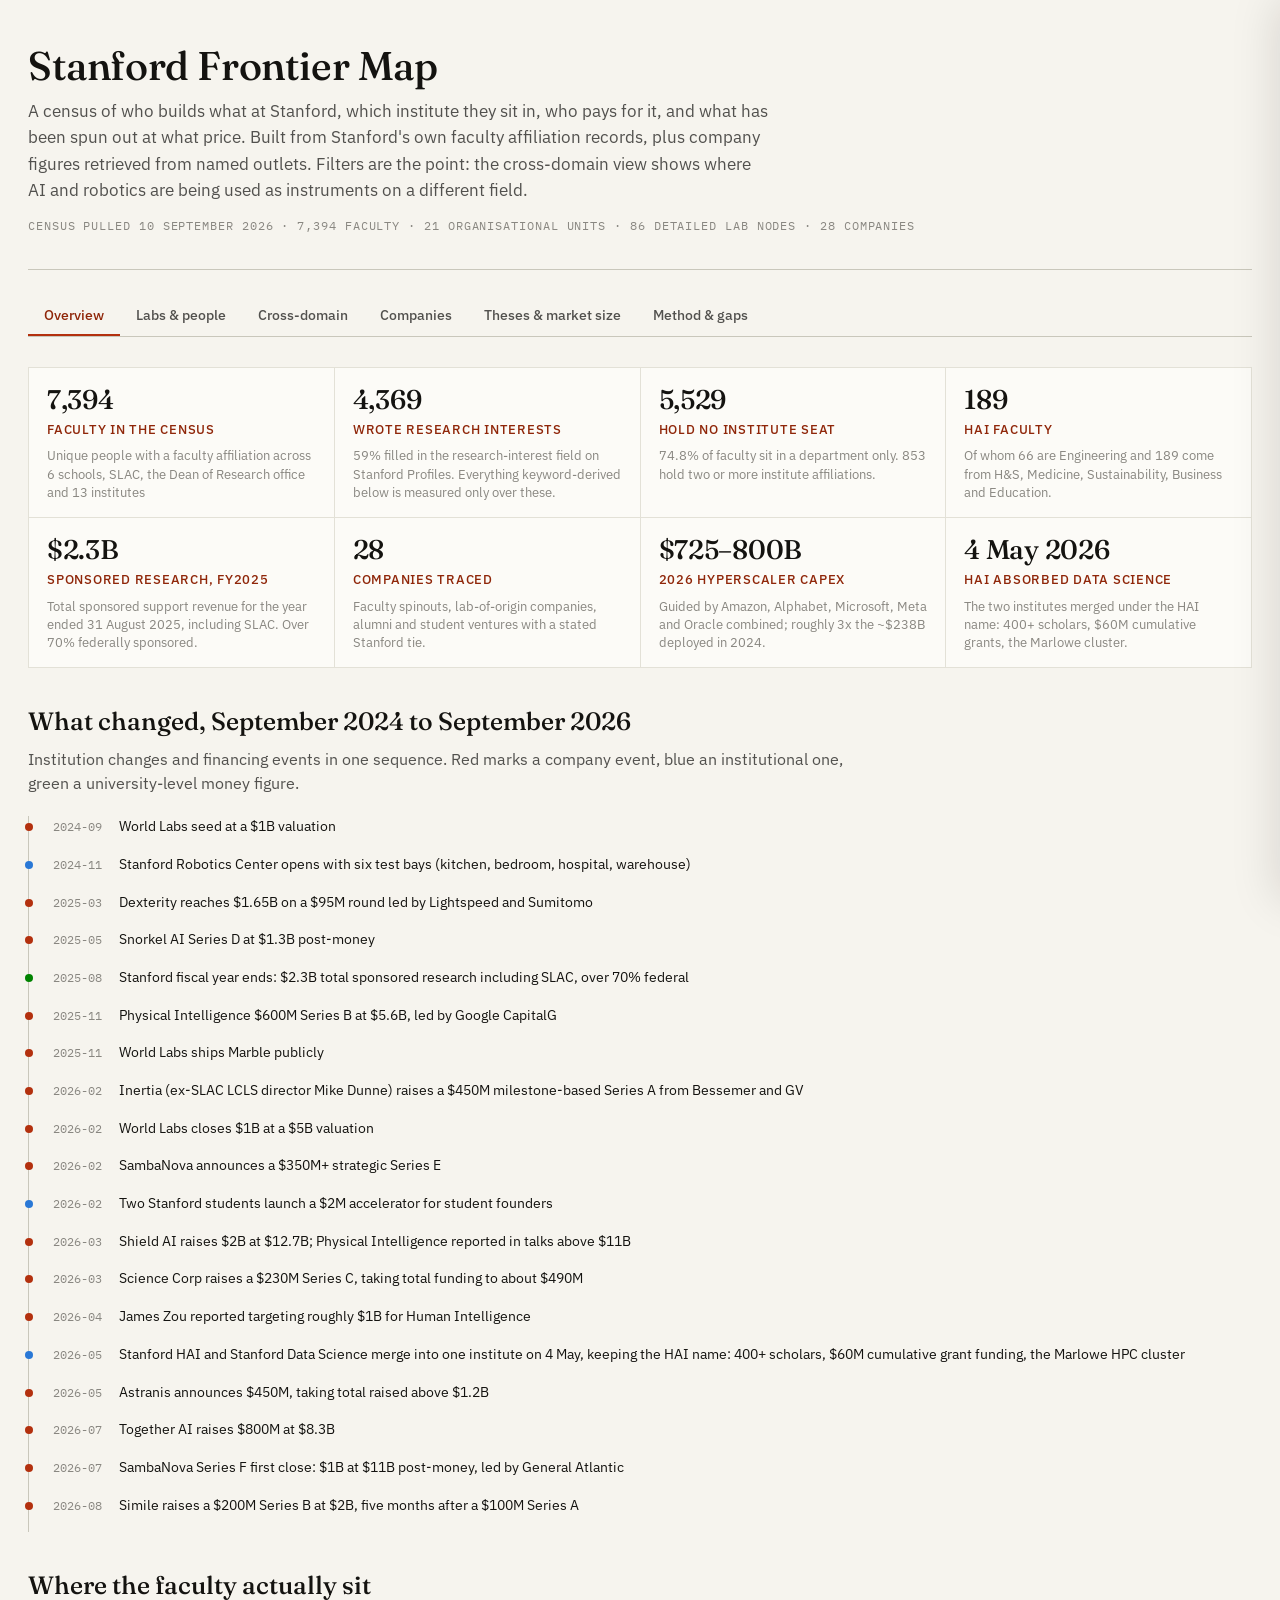
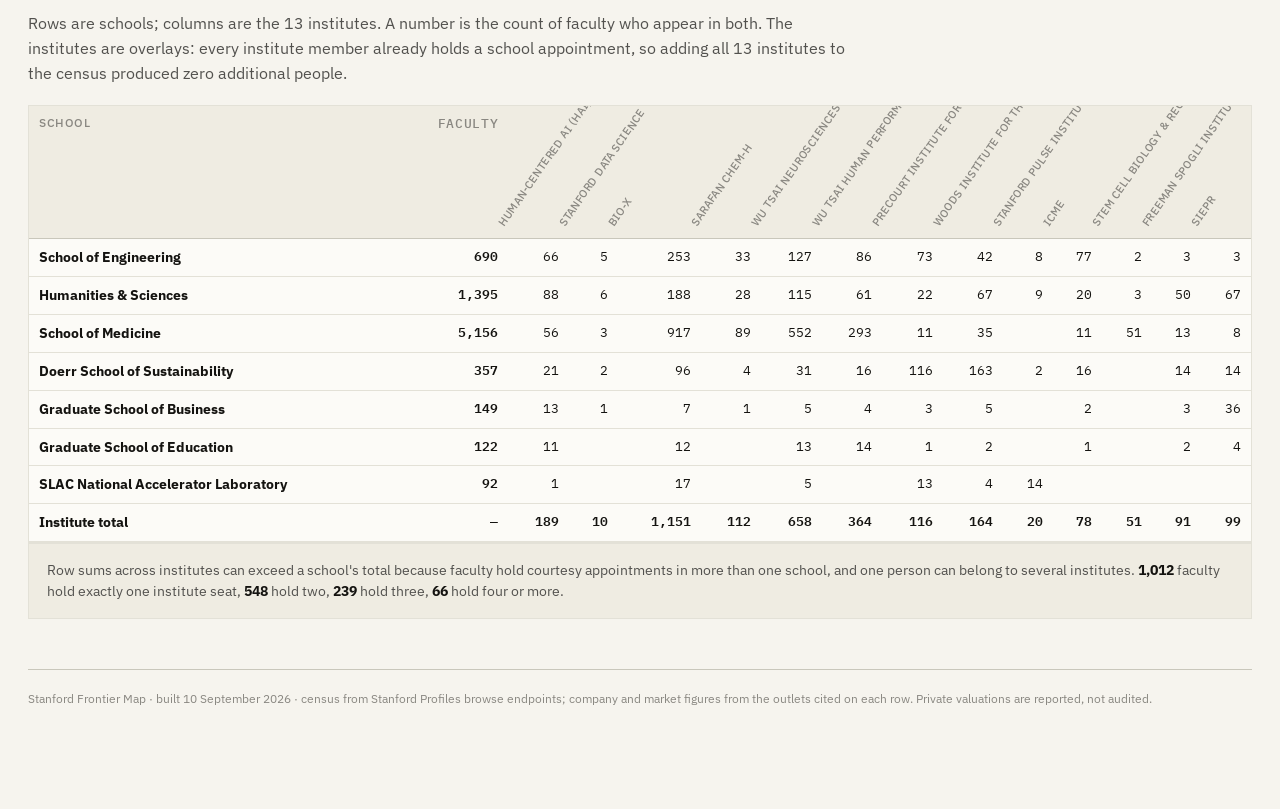
<file: reports/stanford-frontier-map.html>
<!DOCTYPE html>
<html lang="en"><head><meta charset="utf-8">
<meta name="viewport" content="width=device-width, initial-scale=1.0">
<title>Stanford Frontier Map &mdash; Labs, Money and Spinouts, September 2026</title>
<link rel="preconnect" href="https://fonts.googleapis.com">
<link rel="preconnect" href="https://fonts.gstatic.com" crossorigin>
<link href="https://fonts.googleapis.com/css2?family=Fraunces:opsz,wght@9..144,300;9..144,400;9..144,500;9..144,600;9..144,700&family=IBM+Plex+Mono:wght@400;500;600&family=IBM+Plex+Sans:wght@400;500;600&display=swap" rel="stylesheet">
<style>
:root{
  color-scheme: light;
  --paper:#f6f4ee; --surface:#fcfbf7; --ink:#141310; --ink-2:#52514e; --ink-3:#898781;
  --hairline:#e3e1d7; --baseline:#c9c7bb; --accent:#b3300e; --accent-ink:#8f2609; --wash:#efece2;
  --chart:#2a78d6; --chart-dim:#9ec5f4;
  --c-embodied:#1baf7a; --c-reasoning:#4a3aa7; --c-bio:#eb6834; --c-frontier:#2a78d6;
  --c-world:#eda100; --c-agents:#8d3bb8; --c-materials:#008300; --c-arch:#e87ba4;
  --c-semis:#8f5f10; --c-physics:#00a2b8;
}
*{box-sizing:border-box}
body{margin:0;background:var(--paper);color:var(--ink);font:16px/1.55 "IBM Plex Sans",system-ui,sans-serif;-webkit-font-smoothing:antialiased}
.wrap{max-width:1280px;margin:0 auto;padding:0 28px 80px}
header.top{border-bottom:1px solid var(--baseline);padding:44px 0 22px;margin-bottom:0}
h1{font-family:Fraunces,Georgia,serif;font-weight:500;font-size:40px;line-height:1.1;margin:0 0 10px;letter-spacing:-.01em}
.dek{font-size:17px;color:var(--ink-2);max-width:74ch;margin:0 0 14px}
.stamp{font-family:"IBM Plex Mono",monospace;font-size:11.5px;color:var(--ink-3);text-transform:uppercase;letter-spacing:.08em}
nav.tabs{display:flex;gap:0;border-bottom:1px solid var(--baseline);margin:26px 0 30px;flex-wrap:wrap}
nav.tabs button{appearance:none;background:none;border:0;border-bottom:2px solid transparent;padding:12px 16px;font:500 14px/1 "IBM Plex Sans";color:var(--ink-2);cursor:pointer}
nav.tabs button:hover{color:var(--ink)}
nav.tabs button[aria-selected=true]{color:var(--accent-ink);border-bottom-color:var(--accent)}
section.tab{display:none} section.tab.on{display:block}
h2{font-family:Fraunces,Georgia,serif;font-weight:500;font-size:25px;margin:34px 0 6px}
h2:first-child{margin-top:0}
.lede{color:var(--ink-2);max-width:82ch;margin:0 0 20px}
.tiles{display:grid;grid-template-columns:repeat(4,1fr);gap:1px;background:var(--hairline);border:1px solid var(--hairline);margin:0 0 34px}
.tile{background:var(--surface);padding:18px 18px 16px}
.tile-n{font-family:Fraunces,Georgia,serif;font-size:27px;font-weight:500;line-height:1.05;letter-spacing:-.01em}
.tile-l{font-size:12.5px;text-transform:uppercase;letter-spacing:.06em;color:var(--accent-ink);margin:6px 0 7px;font-weight:500}
.tile-d{font-size:12.5px;color:var(--ink-3);line-height:1.45}
table{width:100%;border-collapse:collapse;background:var(--surface);font-size:13.5px}
th,td{text-align:left;padding:8px 10px;border-bottom:1px solid var(--hairline);vertical-align:top}
thead th{font-size:11.5px;text-transform:uppercase;letter-spacing:.05em;color:var(--ink-3);font-weight:500;border-bottom:1px solid var(--baseline);background:var(--wash)}
td.num,th.num{text-align:right;font-family:"IBM Plex Mono",monospace;font-size:12.5px}
td.strong{font-weight:600} td.dim{color:var(--ink-3);font-size:12.5px}
th.rot{height:132px;white-space:nowrap;vertical-align:bottom;padding:0 0 8px}
th.rot>span{display:inline-block;transform:rotate(-55deg);transform-origin:left bottom;width:18px;font-size:11px;letter-spacing:.02em}
tbody tr:hover{background:var(--wash)}
.sub{display:block;font-family:"IBM Plex Mono",monospace;font-size:10.5px;color:var(--ink-3);text-transform:none;letter-spacing:0}
a{color:var(--accent-ink);text-decoration:none;border-bottom:1px solid rgba(179,48,14,.28)}
a:hover{border-bottom-color:var(--accent)}
.filters{display:flex;gap:12px;flex-wrap:wrap;align-items:flex-end;padding:16px;background:var(--surface);border:1px solid var(--hairline);margin-bottom:16px}
.filters label{display:block;font-size:11px;text-transform:uppercase;letter-spacing:.06em;color:var(--ink-3);margin-bottom:4px}
.filters select,.filters input{font:14px "IBM Plex Sans";padding:7px 9px;background:var(--paper);border:1px solid var(--baseline);color:var(--ink);min-width:172px}
.filters .clear{margin-left:auto}
button.btn{font:500 13px "IBM Plex Sans";padding:8px 13px;background:var(--paper);border:1px solid var(--baseline);cursor:pointer;color:var(--ink-2)}
button.btn:hover{border-color:var(--accent);color:var(--accent-ink)}
.count{font-family:"IBM Plex Mono",monospace;font-size:12px;color:var(--ink-3);margin:0 0 8px}
th.sortable{cursor:pointer;user-select:none} th.sortable:hover{color:var(--ink)}
th.sortable::after{content:"";opacity:.35;margin-left:5px}
th.sortable[data-dir=asc]::after{content:"\2191";opacity:1}
th.sortable[data-dir=desc]::after{content:"\2193";opacity:1}
.chip{display:inline-block;font-family:"IBM Plex Mono",monospace;font-size:10.5px;padding:2px 6px;border:1px solid var(--hairline);background:var(--paper);color:var(--ink-2);margin:0 3px 3px 0;white-space:nowrap}
.dot{display:inline-block;width:8px;height:8px;border-radius:50%;margin-right:7px;vertical-align:-1px}
tr.row{cursor:pointer}
.drawer{position:fixed;top:0;right:0;width:min(560px,94vw);height:100%;background:var(--surface);border-left:1px solid var(--baseline);box-shadow:-14px 0 44px rgba(20,19,16,.13);transform:translateX(102%);transition:transform .22s ease;z-index:60;overflow-y:auto;padding:26px 28px 60px}
.drawer.on{transform:none}
.drawer h3{font-family:Fraunces,Georgia,serif;font-weight:500;font-size:24px;margin:0 0 4px}
.drawer .dt{font-size:13.5px;color:var(--ink-2);margin:0 0 18px}
.drawer dl{margin:0} .drawer dt{font-size:11px;text-transform:uppercase;letter-spacing:.06em;color:var(--ink-3);margin:16px 0 3px}
.drawer dd{margin:0;font-size:14px}
.drawer .x{position:absolute;top:16px;right:20px;font-size:22px;color:var(--ink-3);cursor:pointer;line-height:1;background:none;border:0}
.scrim{position:fixed;inset:0;background:rgba(20,19,16,.16);opacity:0;pointer-events:none;transition:opacity .22s;z-index:55}
.scrim.on{opacity:1;pointer-events:auto}
.matrix{width:100%;max-width:780px;height:auto;display:block;background:var(--surface);border:1px solid var(--hairline);padding:10px}
.mlab{font-family:"IBM Plex Sans";font-size:10.5px;fill:var(--ink-2)}
.mrot{text-anchor:start}
.mval{font-family:"IBM Plex Mono",monospace;font-size:9.5px;text-anchor:middle}
ol.tl{list-style:none;margin:0;padding:0;border-left:1px solid var(--baseline)}
.tl-item{position:relative;padding:0 0 16px 24px;font-size:14px}
.tl-dot{position:absolute;left:-4.5px;top:7px;width:8px;height:8px;border-radius:50%;background:var(--chart)}
.tl-company .tl-dot{background:var(--accent)} .tl-money .tl-dot{background:var(--c-materials)}
.tl-date{font-family:"IBM Plex Mono",monospace;font-size:11.5px;color:var(--ink-3);display:inline-block;width:66px}
.tl-label{color:var(--ink)}
.thesis{background:var(--surface);border:1px solid var(--hairline);padding:22px 24px;margin:0 0 18px}
.thesis h3{font-family:Fraunces,Georgia,serif;font-weight:500;font-size:22px;margin:0 0 14px}
.th-grid{display:grid;grid-template-columns:1fr 1fr;gap:18px 28px}
.th-grid h4{font-size:11px;text-transform:uppercase;letter-spacing:.06em;color:var(--accent-ink);margin:0 0 5px;font-weight:500}
.th-grid p{margin:0;font-size:14px;color:var(--ink-2)}
p.arith{font-family:"IBM Plex Mono",monospace;font-size:12.5px;line-height:1.6;color:var(--ink)}
.th-foot{display:flex;justify-content:space-between;gap:18px;margin-top:16px;padding-top:12px;border-top:1px solid var(--hairline);font-size:12.5px;color:var(--ink-2)}
.srcs a{margin-left:10px;font-family:"IBM Plex Mono",monospace;font-size:11px}
.note{background:var(--wash);border:1px solid var(--hairline);padding:16px 18px;font-size:13.5px;color:var(--ink-2);margin:0 0 22px}
.note strong{color:var(--ink)}
.two{display:grid;grid-template-columns:1fr 1fr;gap:28px}
.scroll{overflow-x:auto;border:1px solid var(--hairline)}
footer{border-top:1px solid var(--baseline);margin-top:50px;padding:20px 0;font-size:12px;color:var(--ink-3)}
@media (max-width:1080px){.tiles{grid-template-columns:repeat(2,1fr)}}
@media (max-width:860px){.th-grid,.two{grid-template-columns:1fr} h1{font-size:30px}}
@media (max-width:560px){.tiles{grid-template-columns:1fr}}
</style></head><body>
<div class="wrap">
<header class="top">
  <h1>Stanford Frontier Map</h1>
  <p class="dek">A census of who builds what at Stanford, which institute they sit in, who pays for it, and what has been spun out at what price. Built from Stanford's own faculty affiliation records, plus company figures retrieved from named outlets. Filters are the point: the cross-domain view shows where AI and robotics are being used as instruments on a different field.</p>
  <p class="stamp">Census pulled 10 September 2026 &middot; 7,394 faculty &middot; 21 organisational units &middot; 86 detailed lab nodes &middot; 28 companies</p>
</header>
<nav class="tabs" role="tablist">
  <button role="tab" aria-selected="true" data-t="overview">Overview</button>
  <button role="tab" aria-selected="false" data-t="people">Labs &amp; people</button>
  <button role="tab" aria-selected="false" data-t="cross">Cross-domain</button>
  <button role="tab" aria-selected="false" data-t="companies">Companies</button>
  <button role="tab" aria-selected="false" data-t="theses">Theses &amp; market size</button>
  <button role="tab" aria-selected="false" data-t="method">Method &amp; gaps</button>
</nav>

<section class="tab on" id="tab-overview">
  <div class="tiles"><div class="tile"><div class="tile-n">7,394</div><div class="tile-l">faculty in the census</div><div class="tile-d">Unique people with a faculty affiliation across 6 schools, SLAC, the Dean of Research office and 13 institutes</div></div><div class="tile"><div class="tile-n">4,369</div><div class="tile-l">wrote research interests</div><div class="tile-d">59% filled in the research-interest field on Stanford Profiles. Everything keyword-derived below is measured only over these.</div></div><div class="tile"><div class="tile-n">5,529</div><div class="tile-l">hold no institute seat</div><div class="tile-d">74.8% of faculty sit in a department only. 853 hold two or more institute affiliations.</div></div><div class="tile"><div class="tile-n">189</div><div class="tile-l">HAI faculty</div><div class="tile-d">Of whom 66 are Engineering and 189 come from H&S, Medicine, Sustainability, Business and Education.</div></div><div class="tile"><div class="tile-n">$2.3B</div><div class="tile-l">sponsored research, FY2025</div><div class="tile-d">Total sponsored support revenue for the year ended 31 August 2025, including SLAC. Over 70% federally sponsored.</div></div><div class="tile"><div class="tile-n">28</div><div class="tile-l">companies traced</div><div class="tile-d">Faculty spinouts, lab-of-origin companies, alumni and student ventures with a stated Stanford tie.</div></div><div class="tile"><div class="tile-n">$725&ndash;800B</div><div class="tile-l">2026 hyperscaler capex</div><div class="tile-d">Guided by Amazon, Alphabet, Microsoft, Meta and Oracle combined; roughly 3x the ~$238B deployed in 2024.</div></div><div class="tile"><div class="tile-n">4 May 2026</div><div class="tile-l">HAI absorbed Data Science</div><div class="tile-d">The two institutes merged under the HAI name: 400+ scholars, $60M cumulative grants, the Marlowe cluster.</div></div></div>
  <h2>What changed, September 2024 to September 2026</h2>
  <p class="lede">Institution changes and financing events in one sequence. Red marks a company event, blue an institutional one, green a university-level money figure.</p>
  <ol class="tl"><li class="tl-item tl-company"><span class="tl-date">2024-09</span><span class="tl-dot"></span><span class="tl-label">World Labs seed at a $1B valuation</span></li><li class="tl-item tl-institution"><span class="tl-date">2024-11</span><span class="tl-dot"></span><span class="tl-label">Stanford Robotics Center opens with six test bays (kitchen, bedroom, hospital, warehouse)</span></li><li class="tl-item tl-company"><span class="tl-date">2025-03</span><span class="tl-dot"></span><span class="tl-label">Dexterity reaches $1.65B on a $95M round led by Lightspeed and Sumitomo</span></li><li class="tl-item tl-company"><span class="tl-date">2025-05</span><span class="tl-dot"></span><span class="tl-label">Snorkel AI Series D at $1.3B post-money</span></li><li class="tl-item tl-money"><span class="tl-date">2025-08</span><span class="tl-dot"></span><span class="tl-label">Stanford fiscal year ends: $2.3B total sponsored research including SLAC, over 70% federal</span></li><li class="tl-item tl-company"><span class="tl-date">2025-11</span><span class="tl-dot"></span><span class="tl-label">Physical Intelligence $600M Series B at $5.6B, led by Google CapitalG</span></li><li class="tl-item tl-company"><span class="tl-date">2025-11</span><span class="tl-dot"></span><span class="tl-label">World Labs ships Marble publicly</span></li><li class="tl-item tl-company"><span class="tl-date">2026-02</span><span class="tl-dot"></span><span class="tl-label">Inertia (ex-SLAC LCLS director Mike Dunne) raises a $450M milestone-based Series A from Bessemer and GV</span></li><li class="tl-item tl-company"><span class="tl-date">2026-02</span><span class="tl-dot"></span><span class="tl-label">World Labs closes $1B at a $5B valuation</span></li><li class="tl-item tl-company"><span class="tl-date">2026-02</span><span class="tl-dot"></span><span class="tl-label">SambaNova announces a $350M+ strategic Series E</span></li><li class="tl-item tl-institution"><span class="tl-date">2026-02</span><span class="tl-dot"></span><span class="tl-label">Two Stanford students launch a $2M accelerator for student founders</span></li><li class="tl-item tl-company"><span class="tl-date">2026-03</span><span class="tl-dot"></span><span class="tl-label">Shield AI raises $2B at $12.7B; Physical Intelligence reported in talks above $11B</span></li><li class="tl-item tl-company"><span class="tl-date">2026-03</span><span class="tl-dot"></span><span class="tl-label">Science Corp raises a $230M Series C, taking total funding to about $490M</span></li><li class="tl-item tl-company"><span class="tl-date">2026-04</span><span class="tl-dot"></span><span class="tl-label">James Zou reported targeting roughly $1B for Human Intelligence</span></li><li class="tl-item tl-institution"><span class="tl-date">2026-05</span><span class="tl-dot"></span><span class="tl-label">Stanford HAI and Stanford Data Science merge into one institute on 4 May, keeping the HAI name: 400+ scholars, $60M cumulative grant funding, the Marlowe HPC cluster</span></li><li class="tl-item tl-company"><span class="tl-date">2026-05</span><span class="tl-dot"></span><span class="tl-label">Astranis announces $450M, taking total raised above $1.2B</span></li><li class="tl-item tl-company"><span class="tl-date">2026-07</span><span class="tl-dot"></span><span class="tl-label">Together AI raises $800M at $8.3B</span></li><li class="tl-item tl-company"><span class="tl-date">2026-07</span><span class="tl-dot"></span><span class="tl-label">SambaNova Series F first close: $1B at $11B post-money, led by General Atlantic</span></li><li class="tl-item tl-company"><span class="tl-date">2026-08</span><span class="tl-dot"></span><span class="tl-label">Simile raises a $200M Series B at $2B, five months after a $100M Series A</span></li></ol>
  <h2>Where the faculty actually sit</h2>
  <p class="lede">Rows are schools; columns are the 13 institutes. A number is the count of faculty who appear in both. The institutes are overlays: every institute member already holds a school appointment, so adding all 13 institutes to the census produced zero additional people.</p>
  <div class="scroll"><table>
    <thead><tr><th>School</th><th class="num">Faculty</th><th class="rot"><span>Human-Centered AI (HAI)</span></th><th class="rot"><span>Stanford Data Science</span></th><th class="rot"><span>Bio-X</span></th><th class="rot"><span>Sarafan ChEM-H</span></th><th class="rot"><span>Wu Tsai Neurosciences</span></th><th class="rot"><span>Wu Tsai Human Performance</span></th><th class="rot"><span>Precourt Institute for Energy</span></th><th class="rot"><span>Woods Institute for the Environment</span></th><th class="rot"><span>Stanford PULSE Institute</span></th><th class="rot"><span>ICME</span></th><th class="rot"><span>Stem Cell Biology & Regenerative Medicine</span></th><th class="rot"><span>Freeman Spogli Institute</span></th><th class="rot"><span>SIEPR</span></th></tr></thead>
    <tbody><tr><th scope="row">School of Engineering</th><td class="num strong">690</td><td class="num">66</td><td class="num">5</td><td class="num">253</td><td class="num">33</td><td class="num">127</td><td class="num">86</td><td class="num">73</td><td class="num">42</td><td class="num">8</td><td class="num">77</td><td class="num">2</td><td class="num">3</td><td class="num">3</td></tr><tr><th scope="row">Humanities & Sciences</th><td class="num strong">1,395</td><td class="num">88</td><td class="num">6</td><td class="num">188</td><td class="num">28</td><td class="num">115</td><td class="num">61</td><td class="num">22</td><td class="num">67</td><td class="num">9</td><td class="num">20</td><td class="num">3</td><td class="num">50</td><td class="num">67</td></tr><tr><th scope="row">School of Medicine</th><td class="num strong">5,156</td><td class="num">56</td><td class="num">3</td><td class="num">917</td><td class="num">89</td><td class="num">552</td><td class="num">293</td><td class="num">11</td><td class="num">35</td><td class="num"></td><td class="num">11</td><td class="num">51</td><td class="num">13</td><td class="num">8</td></tr><tr><th scope="row">Doerr School of Sustainability</th><td class="num strong">357</td><td class="num">21</td><td class="num">2</td><td class="num">96</td><td class="num">4</td><td class="num">31</td><td class="num">16</td><td class="num">116</td><td class="num">163</td><td class="num">2</td><td class="num">16</td><td class="num"></td><td class="num">14</td><td class="num">14</td></tr><tr><th scope="row">Graduate School of Business</th><td class="num strong">149</td><td class="num">13</td><td class="num">1</td><td class="num">7</td><td class="num">1</td><td class="num">5</td><td class="num">4</td><td class="num">3</td><td class="num">5</td><td class="num"></td><td class="num">2</td><td class="num"></td><td class="num">3</td><td class="num">36</td></tr><tr><th scope="row">Graduate School of Education</th><td class="num strong">122</td><td class="num">11</td><td class="num"></td><td class="num">12</td><td class="num"></td><td class="num">13</td><td class="num">14</td><td class="num">1</td><td class="num">2</td><td class="num"></td><td class="num">1</td><td class="num"></td><td class="num">2</td><td class="num">4</td></tr><tr><th scope="row">SLAC National Accelerator Laboratory</th><td class="num strong">92</td><td class="num">1</td><td class="num"></td><td class="num">17</td><td class="num"></td><td class="num">5</td><td class="num"></td><td class="num">13</td><td class="num">4</td><td class="num">14</td><td class="num"></td><td class="num"></td><td class="num"></td><td class="num"></td></tr>
    <tr><th scope="row">Institute total</th><td class="num">&mdash;</td><td class="num strong">189</td><td class="num strong">10</td><td class="num strong">1,151</td><td class="num strong">112</td><td class="num strong">658</td><td class="num strong">364</td><td class="num strong">116</td><td class="num strong">164</td><td class="num strong">20</td><td class="num strong">78</td><td class="num strong">51</td><td class="num strong">91</td><td class="num strong">99</td></tr></tbody>
  </table></div>
  <p class="note">Row sums across institutes can exceed a school's total because faculty hold courtesy appointments in more than one school, and one person can belong to several institutes. <strong>1,012</strong> faculty hold exactly one institute seat, <strong>548</strong> hold two, <strong>239</strong> hold three, <strong>66</strong> hold four or more.</p>
</section>

<section class="tab" id="tab-people">
  <h2>Labs &amp; people</h2>
  <p class="lede">Hand-checked nodes: 86 faculty drawn from the Stanford Robotics Center roster, the SAIL faculty list, AIMI, the institutes and the spinout record. Titles and profile links come from Stanford's own records. Click a row for the full research-interest text and links.</p>
  <div class="filters">
    <div><label for="f-cluster">Cluster</label><select id="f-cluster"><option value="">All clusters</option></select></div>
    <div><label for="f-school">School</label><select id="f-school"><option value="">All schools</option></select></div>
    <div><label for="f-inst">Institute</label><select id="f-inst"><option value="">All institutes</option></select></div>
    <div><label for="f-x">Cross-domain target</label><select id="f-x"><option value="">Any</option><option value="__any">Has a cross-domain target</option></select></div>
    <div><label for="f-co">Company</label><select id="f-co"><option value="">Any</option><option value="1">Named in a company</option></select></div>
    <div><label for="f-q">Search</label><input id="f-q" type="search" placeholder="name, lab, interest"></div>
    <button class="btn clear" id="f-reset">Reset</button>
  </div>
  <p class="count" id="p-count"></p>
  <table id="t-people">
    <thead><tr>
      <th class="sortable" data-k="name">Name</th>
      <th class="sortable" data-k="cluster">Cluster</th>
      <th>Lab or role</th>
      <th class="sortable" data-k="xdomain">Cross-domain target</th>
      <th>Institutes</th>
    </tr></thead><tbody></tbody>
  </table>
</section>

<section class="tab" id="tab-cross">
  <h2>Institute co-affiliation</h2>
  <p class="lede">Stanford's own affiliation records, not keywords. Each cell is the number of faculty who sit in both institutes. This is the most reliable cross-domain signal in the map because it is Stanford's data rather than my inference.</p>
  <svg viewBox="0 0 662 622" xmlns="http://www.w3.org/2000/svg" class="matrix" role="img" aria-label="Institute co-affiliation matrix"><text x="207.0" y="142" class="mlab mrot" transform="rotate(-55 207.0 142)">HAI</text><text x="241.0" y="142" class="mlab mrot" transform="rotate(-55 241.0 142)">SDS</text><text x="275.0" y="142" class="mlab mrot" transform="rotate(-55 275.0 142)">Bio-X</text><text x="309.0" y="142" class="mlab mrot" transform="rotate(-55 309.0 142)">ChEM-H</text><text x="343.0" y="142" class="mlab mrot" transform="rotate(-55 343.0 142)">WuTsaiNeuro</text><text x="377.0" y="142" class="mlab mrot" transform="rotate(-55 377.0 142)">WuTsaiHPA</text><text x="411.0" y="142" class="mlab mrot" transform="rotate(-55 411.0 142)">Precourt</text><text x="445.0" y="142" class="mlab mrot" transform="rotate(-55 445.0 142)">Woods</text><text x="479.0" y="142" class="mlab mrot" transform="rotate(-55 479.0 142)">PULSE</text><text x="513.0" y="142" class="mlab mrot" transform="rotate(-55 513.0 142)">ICME</text><text x="547.0" y="142" class="mlab mrot" transform="rotate(-55 547.0 142)">StemCell</text><text x="581.0" y="142" class="mlab mrot" transform="rotate(-55 581.0 142)">FSI</text><text x="615.0" y="142" class="mlab mrot" transform="rotate(-55 615.0 142)">SIEPR</text><text x="180" y="171.0" class="mlab" text-anchor="end">Human-Centered AI (HAI)</text><rect x="190" y="150" width="32" height="32" fill="var(--wash)"/><rect x="224" y="150" width="32" height="32" fill="var(--chart)" fill-opacity="0.360"><title>Human-Centered AI (HAI) and Stanford Data Science: 5 shared faculty</title></rect><rect x="258" y="150" width="32" height="32" fill="var(--chart)" fill-opacity="0.732"><title>Human-Centered AI (HAI) and Bio-X: 77 shared faculty</title></rect><text x="274.0" y="171.0" class="mval" fill="#fff">77</text><rect x="292" y="150" width="32" height="32" fill="var(--chart)" fill-opacity="0.259"><title>Human-Centered AI (HAI) and Sarafan ChEM-H: 2 shared faculty</title></rect><rect x="326" y="150" width="32" height="32" fill="var(--chart)" fill-opacity="0.667"><title>Human-Centered AI (HAI) and Wu Tsai Neurosciences: 49 shared faculty</title></rect><text x="342.0" y="171.0" class="mval" fill="#fff">49</text><rect x="360" y="150" width="32" height="32" fill="var(--chart)" fill-opacity="0.603"><title>Human-Centered AI (HAI) and Wu Tsai Human Performance: 31 shared faculty</title></rect><text x="376.0" y="171.0" class="mval" fill="#fff">31</text><rect x="394" y="150" width="32" height="32" fill="var(--chart)" fill-opacity="0.333"><title>Human-Centered AI (HAI) and Precourt Institute for Energy: 4 shared faculty</title></rect><rect x="428" y="150" width="32" height="32" fill="var(--chart)" fill-opacity="0.519"><title>Human-Centered AI (HAI) and Woods Institute for the Environment: 17 shared faculty</title></rect><rect x="462" y="150" width="32" height="32" fill="var(--chart)" fill-opacity="0.000"><title>Human-Centered AI (HAI) and Stanford PULSE Institute: 0 shared faculty</title></rect><rect x="496" y="150" width="32" height="32" fill="var(--chart)" fill-opacity="0.472"><title>Human-Centered AI (HAI) and ICME: 12 shared faculty</title></rect><rect x="530" y="150" width="32" height="32" fill="var(--chart)" fill-opacity="0.000"><title>Human-Centered AI (HAI) and Stem Cell Biology & Regenerative Medicine: 0 shared faculty</title></rect><rect x="564" y="150" width="32" height="32" fill="var(--chart)" fill-opacity="0.493"><title>Human-Centered AI (HAI) and Freeman Spogli Institute: 14 shared faculty</title></rect><rect x="598" y="150" width="32" height="32" fill="var(--chart)" fill-opacity="0.483"><title>Human-Centered AI (HAI) and SIEPR: 13 shared faculty</title></rect><text x="180" y="205.0" class="mlab" text-anchor="end">Stanford Data Science</text><rect x="190" y="184" width="32" height="32" fill="var(--chart)" fill-opacity="0.360"><title>Stanford Data Science and Human-Centered AI (HAI): 5 shared faculty</title></rect><rect x="224" y="184" width="32" height="32" fill="var(--wash)"/><rect x="258" y="184" width="32" height="32" fill="var(--chart)" fill-opacity="0.382"><title>Stanford Data Science and Bio-X: 6 shared faculty</title></rect><rect x="292" y="184" width="32" height="32" fill="var(--chart)" fill-opacity="0.201"><title>Stanford Data Science and Sarafan ChEM-H: 1 shared faculty</title></rect><rect x="326" y="184" width="32" height="32" fill="var(--chart)" fill-opacity="0.259"><title>Stanford Data Science and Wu Tsai Neurosciences: 2 shared faculty</title></rect><rect x="360" y="184" width="32" height="32" fill="var(--chart)" fill-opacity="0.259"><title>Stanford Data Science and Wu Tsai Human Performance: 2 shared faculty</title></rect><rect x="394" y="184" width="32" height="32" fill="var(--chart)" fill-opacity="0.259"><title>Stanford Data Science and Precourt Institute for Energy: 2 shared faculty</title></rect><rect x="428" y="184" width="32" height="32" fill="var(--chart)" fill-opacity="0.201"><title>Stanford Data Science and Woods Institute for the Environment: 1 shared faculty</title></rect><rect x="462" y="184" width="32" height="32" fill="var(--chart)" fill-opacity="0.000"><title>Stanford Data Science and Stanford PULSE Institute: 0 shared faculty</title></rect><rect x="496" y="184" width="32" height="32" fill="var(--chart)" fill-opacity="0.259"><title>Stanford Data Science and ICME: 2 shared faculty</title></rect><rect x="530" y="184" width="32" height="32" fill="var(--chart)" fill-opacity="0.000"><title>Stanford Data Science and Stem Cell Biology & Regenerative Medicine: 0 shared faculty</title></rect><rect x="564" y="184" width="32" height="32" fill="var(--chart)" fill-opacity="0.201"><title>Stanford Data Science and Freeman Spogli Institute: 1 shared faculty</title></rect><rect x="598" y="184" width="32" height="32" fill="var(--chart)" fill-opacity="0.259"><title>Stanford Data Science and SIEPR: 2 shared faculty</title></rect><text x="180" y="239.0" class="mlab" text-anchor="end">Bio-X</text><rect x="190" y="218" width="32" height="32" fill="var(--chart)" fill-opacity="0.732"><title>Bio-X and Human-Centered AI (HAI): 77 shared faculty</title></rect><text x="206.0" y="239.0" class="mval" fill="#fff">77</text><rect x="224" y="218" width="32" height="32" fill="var(--chart)" fill-opacity="0.382"><title>Bio-X and Stanford Data Science: 6 shared faculty</title></rect><rect x="258" y="218" width="32" height="32" fill="var(--wash)"/><rect x="292" y="218" width="32" height="32" fill="var(--chart)" fill-opacity="0.768"><title>Bio-X and Sarafan ChEM-H: 99 shared faculty</title></rect><text x="308.0" y="239.0" class="mval" fill="#fff">99</text><rect x="326" y="218" width="32" height="32" fill="var(--chart)" fill-opacity="1.000"><title>Bio-X and Wu Tsai Neurosciences: 494 shared faculty</title></rect><text x="342.0" y="239.0" class="mval" fill="#fff">494</text><rect x="360" y="218" width="32" height="32" fill="var(--chart)" fill-opacity="0.885"><title>Bio-X and Wu Tsai Human Performance: 223 shared faculty</title></rect><text x="376.0" y="239.0" class="mval" fill="#fff">223</text><rect x="394" y="218" width="32" height="32" fill="var(--chart)" fill-opacity="0.620"><title>Bio-X and Precourt Institute for Energy: 35 shared faculty</title></rect><text x="410.0" y="239.0" class="mval" fill="#fff">35</text><rect x="428" y="218" width="32" height="32" fill="var(--chart)" fill-opacity="0.689"><title>Bio-X and Woods Institute for the Environment: 57 shared faculty</title></rect><text x="444.0" y="239.0" class="mval" fill="#fff">57</text><rect x="462" y="218" width="32" height="32" fill="var(--chart)" fill-opacity="0.402"><title>Bio-X and Stanford PULSE Institute: 7 shared faculty</title></rect><rect x="496" y="218" width="32" height="32" fill="var(--chart)" fill-opacity="0.631"><title>Bio-X and ICME: 38 shared faculty</title></rect><text x="512.0" y="239.0" class="mval" fill="#fff">38</text><rect x="530" y="218" width="32" height="32" fill="var(--chart)" fill-opacity="0.642"><title>Bio-X and Stem Cell Biology & Regenerative Medicine: 41 shared faculty</title></rect><text x="546.0" y="239.0" class="mval" fill="#fff">41</text><rect x="564" y="218" width="32" height="32" fill="var(--chart)" fill-opacity="0.434"><title>Bio-X and Freeman Spogli Institute: 9 shared faculty</title></rect><rect x="598" y="218" width="32" height="32" fill="var(--chart)" fill-opacity="0.301"><title>Bio-X and SIEPR: 3 shared faculty</title></rect><text x="180" y="273.0" class="mlab" text-anchor="end">Sarafan ChEM-H</text><rect x="190" y="252" width="32" height="32" fill="var(--chart)" fill-opacity="0.259"><title>Sarafan ChEM-H and Human-Centered AI (HAI): 2 shared faculty</title></rect><rect x="224" y="252" width="32" height="32" fill="var(--chart)" fill-opacity="0.201"><title>Sarafan ChEM-H and Stanford Data Science: 1 shared faculty</title></rect><rect x="258" y="252" width="32" height="32" fill="var(--chart)" fill-opacity="0.768"><title>Sarafan ChEM-H and Bio-X: 99 shared faculty</title></rect><text x="274.0" y="273.0" class="mval" fill="#fff">99</text><rect x="292" y="252" width="32" height="32" fill="var(--wash)"/><rect x="326" y="252" width="32" height="32" fill="var(--chart)" fill-opacity="0.684"><title>Sarafan ChEM-H and Wu Tsai Neurosciences: 55 shared faculty</title></rect><text x="342.0" y="273.0" class="mval" fill="#fff">55</text><rect x="360" y="252" width="32" height="32" fill="var(--chart)" fill-opacity="0.578"><title>Sarafan ChEM-H and Wu Tsai Human Performance: 26 shared faculty</title></rect><text x="376.0" y="273.0" class="mval" fill="#fff">26</text><rect x="394" y="252" width="32" height="32" fill="var(--chart)" fill-opacity="0.259"><title>Sarafan ChEM-H and Precourt Institute for Energy: 2 shared faculty</title></rect><rect x="428" y="252" width="32" height="32" fill="var(--chart)" fill-opacity="0.301"><title>Sarafan ChEM-H and Woods Institute for the Environment: 3 shared faculty</title></rect><rect x="462" y="252" width="32" height="32" fill="var(--chart)" fill-opacity="0.000"><title>Sarafan ChEM-H and Stanford PULSE Institute: 0 shared faculty</title></rect><rect x="496" y="252" width="32" height="32" fill="var(--chart)" fill-opacity="0.301"><title>Sarafan ChEM-H and ICME: 3 shared faculty</title></rect><rect x="530" y="252" width="32" height="32" fill="var(--chart)" fill-opacity="0.259"><title>Sarafan ChEM-H and Stem Cell Biology & Regenerative Medicine: 2 shared faculty</title></rect><rect x="564" y="252" width="32" height="32" fill="var(--chart)" fill-opacity="0.000"><title>Sarafan ChEM-H and Freeman Spogli Institute: 0 shared faculty</title></rect><rect x="598" y="252" width="32" height="32" fill="var(--chart)" fill-opacity="0.000"><title>Sarafan ChEM-H and SIEPR: 0 shared faculty</title></rect><text x="180" y="307.0" class="mlab" text-anchor="end">Wu Tsai Neurosciences</text><rect x="190" y="286" width="32" height="32" fill="var(--chart)" fill-opacity="0.667"><title>Wu Tsai Neurosciences and Human-Centered AI (HAI): 49 shared faculty</title></rect><text x="206.0" y="307.0" class="mval" fill="#fff">49</text><rect x="224" y="286" width="32" height="32" fill="var(--chart)" fill-opacity="0.259"><title>Wu Tsai Neurosciences and Stanford Data Science: 2 shared faculty</title></rect><rect x="258" y="286" width="32" height="32" fill="var(--chart)" fill-opacity="1.000"><title>Wu Tsai Neurosciences and Bio-X: 494 shared faculty</title></rect><text x="274.0" y="307.0" class="mval" fill="#fff">494</text><rect x="292" y="286" width="32" height="32" fill="var(--chart)" fill-opacity="0.684"><title>Wu Tsai Neurosciences and Sarafan ChEM-H: 55 shared faculty</title></rect><text x="308.0" y="307.0" class="mval" fill="#fff">55</text><rect x="326" y="286" width="32" height="32" fill="var(--wash)"/><rect x="360" y="286" width="32" height="32" fill="var(--chart)" fill-opacity="0.844"><title>Wu Tsai Neurosciences and Wu Tsai Human Performance: 168 shared faculty</title></rect><text x="376.0" y="307.0" class="mval" fill="#fff">168</text><rect x="394" y="286" width="32" height="32" fill="var(--chart)" fill-opacity="0.519"><title>Wu Tsai Neurosciences and Precourt Institute for Energy: 17 shared faculty</title></rect><rect x="428" y="286" width="32" height="32" fill="var(--chart)" fill-opacity="0.511"><title>Wu Tsai Neurosciences and Woods Institute for the Environment: 16 shared faculty</title></rect><rect x="462" y="286" width="32" height="32" fill="var(--chart)" fill-opacity="0.201"><title>Wu Tsai Neurosciences and Stanford PULSE Institute: 1 shared faculty</title></rect><rect x="496" y="286" width="32" height="32" fill="var(--chart)" fill-opacity="0.460"><title>Wu Tsai Neurosciences and ICME: 11 shared faculty</title></rect><rect x="530" y="286" width="32" height="32" fill="var(--chart)" fill-opacity="0.542"><title>Wu Tsai Neurosciences and Stem Cell Biology & Regenerative Medicine: 20 shared faculty</title></rect><text x="546.0" y="307.0" class="mval" fill="var(--ink-2)">20</text><rect x="564" y="286" width="32" height="32" fill="var(--chart)" fill-opacity="0.201"><title>Wu Tsai Neurosciences and Freeman Spogli Institute: 1 shared faculty</title></rect><rect x="598" y="286" width="32" height="32" fill="var(--chart)" fill-opacity="0.360"><title>Wu Tsai Neurosciences and SIEPR: 5 shared faculty</title></rect><text x="180" y="341.0" class="mlab" text-anchor="end">Wu Tsai Human Performance</text><rect x="190" y="320" width="32" height="32" fill="var(--chart)" fill-opacity="0.603"><title>Wu Tsai Human Performance and Human-Centered AI (HAI): 31 shared faculty</title></rect><text x="206.0" y="341.0" class="mval" fill="#fff">31</text><rect x="224" y="320" width="32" height="32" fill="var(--chart)" fill-opacity="0.259"><title>Wu Tsai Human Performance and Stanford Data Science: 2 shared faculty</title></rect><rect x="258" y="320" width="32" height="32" fill="var(--chart)" fill-opacity="0.885"><title>Wu Tsai Human Performance and Bio-X: 223 shared faculty</title></rect><text x="274.0" y="341.0" class="mval" fill="#fff">223</text><rect x="292" y="320" width="32" height="32" fill="var(--chart)" fill-opacity="0.578"><title>Wu Tsai Human Performance and Sarafan ChEM-H: 26 shared faculty</title></rect><text x="308.0" y="341.0" class="mval" fill="#fff">26</text><rect x="326" y="320" width="32" height="32" fill="var(--chart)" fill-opacity="0.844"><title>Wu Tsai Human Performance and Wu Tsai Neurosciences: 168 shared faculty</title></rect><text x="342.0" y="341.0" class="mval" fill="#fff">168</text><rect x="360" y="320" width="32" height="32" fill="var(--wash)"/><rect x="394" y="320" width="32" height="32" fill="var(--chart)" fill-opacity="0.382"><title>Wu Tsai Human Performance and Precourt Institute for Energy: 6 shared faculty</title></rect><rect x="428" y="320" width="32" height="32" fill="var(--chart)" fill-opacity="0.448"><title>Wu Tsai Human Performance and Woods Institute for the Environment: 10 shared faculty</title></rect><rect x="462" y="320" width="32" height="32" fill="var(--chart)" fill-opacity="0.000"><title>Wu Tsai Human Performance and Stanford PULSE Institute: 0 shared faculty</title></rect><rect x="496" y="320" width="32" height="32" fill="var(--chart)" fill-opacity="0.402"><title>Wu Tsai Human Performance and ICME: 7 shared faculty</title></rect><rect x="530" y="320" width="32" height="32" fill="var(--chart)" fill-opacity="0.333"><title>Wu Tsai Human Performance and Stem Cell Biology & Regenerative Medicine: 4 shared faculty</title></rect><rect x="564" y="320" width="32" height="32" fill="var(--chart)" fill-opacity="0.000"><title>Wu Tsai Human Performance and Freeman Spogli Institute: 0 shared faculty</title></rect><rect x="598" y="320" width="32" height="32" fill="var(--chart)" fill-opacity="0.000"><title>Wu Tsai Human Performance and SIEPR: 0 shared faculty</title></rect><text x="180" y="375.0" class="mlab" text-anchor="end">Precourt Institute for Energy</text><rect x="190" y="354" width="32" height="32" fill="var(--chart)" fill-opacity="0.333"><title>Precourt Institute for Energy and Human-Centered AI (HAI): 4 shared faculty</title></rect><rect x="224" y="354" width="32" height="32" fill="var(--chart)" fill-opacity="0.259"><title>Precourt Institute for Energy and Stanford Data Science: 2 shared faculty</title></rect><rect x="258" y="354" width="32" height="32" fill="var(--chart)" fill-opacity="0.620"><title>Precourt Institute for Energy and Bio-X: 35 shared faculty</title></rect><text x="274.0" y="375.0" class="mval" fill="#fff">35</text><rect x="292" y="354" width="32" height="32" fill="var(--chart)" fill-opacity="0.259"><title>Precourt Institute for Energy and Sarafan ChEM-H: 2 shared faculty</title></rect><rect x="326" y="354" width="32" height="32" fill="var(--chart)" fill-opacity="0.519"><title>Precourt Institute for Energy and Wu Tsai Neurosciences: 17 shared faculty</title></rect><rect x="360" y="354" width="32" height="32" fill="var(--chart)" fill-opacity="0.382"><title>Precourt Institute for Energy and Wu Tsai Human Performance: 6 shared faculty</title></rect><rect x="394" y="354" width="32" height="32" fill="var(--wash)"/><rect x="428" y="354" width="32" height="32" fill="var(--chart)" fill-opacity="0.635"><title>Precourt Institute for Energy and Woods Institute for the Environment: 39 shared faculty</title></rect><text x="444.0" y="375.0" class="mval" fill="#fff">39</text><rect x="462" y="354" width="32" height="32" fill="var(--chart)" fill-opacity="0.201"><title>Precourt Institute for Energy and Stanford PULSE Institute: 1 shared faculty</title></rect><rect x="496" y="354" width="32" height="32" fill="var(--chart)" fill-opacity="0.434"><title>Precourt Institute for Energy and ICME: 9 shared faculty</title></rect><rect x="530" y="354" width="32" height="32" fill="var(--chart)" fill-opacity="0.000"><title>Precourt Institute for Energy and Stem Cell Biology & Regenerative Medicine: 0 shared faculty</title></rect><rect x="564" y="354" width="32" height="32" fill="var(--chart)" fill-opacity="0.301"><title>Precourt Institute for Energy and Freeman Spogli Institute: 3 shared faculty</title></rect><rect x="598" y="354" width="32" height="32" fill="var(--chart)" fill-opacity="0.382"><title>Precourt Institute for Energy and SIEPR: 6 shared faculty</title></rect><text x="180" y="409.0" class="mlab" text-anchor="end">Woods Institute for the Environmen</text><rect x="190" y="388" width="32" height="32" fill="var(--chart)" fill-opacity="0.519"><title>Woods Institute for the Environment and Human-Centered AI (HAI): 17 shared faculty</title></rect><rect x="224" y="388" width="32" height="32" fill="var(--chart)" fill-opacity="0.201"><title>Woods Institute for the Environment and Stanford Data Science: 1 shared faculty</title></rect><rect x="258" y="388" width="32" height="32" fill="var(--chart)" fill-opacity="0.689"><title>Woods Institute for the Environment and Bio-X: 57 shared faculty</title></rect><text x="274.0" y="409.0" class="mval" fill="#fff">57</text><rect x="292" y="388" width="32" height="32" fill="var(--chart)" fill-opacity="0.301"><title>Woods Institute for the Environment and Sarafan ChEM-H: 3 shared faculty</title></rect><rect x="326" y="388" width="32" height="32" fill="var(--chart)" fill-opacity="0.511"><title>Woods Institute for the Environment and Wu Tsai Neurosciences: 16 shared faculty</title></rect><rect x="360" y="388" width="32" height="32" fill="var(--chart)" fill-opacity="0.448"><title>Woods Institute for the Environment and Wu Tsai Human Performance: 10 shared faculty</title></rect><rect x="394" y="388" width="32" height="32" fill="var(--chart)" fill-opacity="0.635"><title>Woods Institute for the Environment and Precourt Institute for Energy: 39 shared faculty</title></rect><text x="410.0" y="409.0" class="mval" fill="#fff">39</text><rect x="428" y="388" width="32" height="32" fill="var(--wash)"/><rect x="462" y="388" width="32" height="32" fill="var(--chart)" fill-opacity="0.000"><title>Woods Institute for the Environment and Stanford PULSE Institute: 0 shared faculty</title></rect><rect x="496" y="388" width="32" height="32" fill="var(--chart)" fill-opacity="0.360"><title>Woods Institute for the Environment and ICME: 5 shared faculty</title></rect><rect x="530" y="388" width="32" height="32" fill="var(--chart)" fill-opacity="0.000"><title>Woods Institute for the Environment and Stem Cell Biology & Regenerative Medicine: 0 shared faculty</title></rect><rect x="564" y="388" width="32" height="32" fill="var(--chart)" fill-opacity="0.448"><title>Woods Institute for the Environment and Freeman Spogli Institute: 10 shared faculty</title></rect><rect x="598" y="388" width="32" height="32" fill="var(--chart)" fill-opacity="0.382"><title>Woods Institute for the Environment and SIEPR: 6 shared faculty</title></rect><text x="180" y="443.0" class="mlab" text-anchor="end">Stanford PULSE Institute</text><rect x="190" y="422" width="32" height="32" fill="var(--chart)" fill-opacity="0.000"><title>Stanford PULSE Institute and Human-Centered AI (HAI): 0 shared faculty</title></rect><rect x="224" y="422" width="32" height="32" fill="var(--chart)" fill-opacity="0.000"><title>Stanford PULSE Institute and Stanford Data Science: 0 shared faculty</title></rect><rect x="258" y="422" width="32" height="32" fill="var(--chart)" fill-opacity="0.402"><title>Stanford PULSE Institute and Bio-X: 7 shared faculty</title></rect><rect x="292" y="422" width="32" height="32" fill="var(--chart)" fill-opacity="0.000"><title>Stanford PULSE Institute and Sarafan ChEM-H: 0 shared faculty</title></rect><rect x="326" y="422" width="32" height="32" fill="var(--chart)" fill-opacity="0.201"><title>Stanford PULSE Institute and Wu Tsai Neurosciences: 1 shared faculty</title></rect><rect x="360" y="422" width="32" height="32" fill="var(--chart)" fill-opacity="0.000"><title>Stanford PULSE Institute and Wu Tsai Human Performance: 0 shared faculty</title></rect><rect x="394" y="422" width="32" height="32" fill="var(--chart)" fill-opacity="0.201"><title>Stanford PULSE Institute and Precourt Institute for Energy: 1 shared faculty</title></rect><rect x="428" y="422" width="32" height="32" fill="var(--chart)" fill-opacity="0.000"><title>Stanford PULSE Institute and Woods Institute for the Environment: 0 shared faculty</title></rect><rect x="462" y="422" width="32" height="32" fill="var(--wash)"/><rect x="496" y="422" width="32" height="32" fill="var(--chart)" fill-opacity="0.000"><title>Stanford PULSE Institute and ICME: 0 shared faculty</title></rect><rect x="530" y="422" width="32" height="32" fill="var(--chart)" fill-opacity="0.000"><title>Stanford PULSE Institute and Stem Cell Biology & Regenerative Medicine: 0 shared faculty</title></rect><rect x="564" y="422" width="32" height="32" fill="var(--chart)" fill-opacity="0.000"><title>Stanford PULSE Institute and Freeman Spogli Institute: 0 shared faculty</title></rect><rect x="598" y="422" width="32" height="32" fill="var(--chart)" fill-opacity="0.000"><title>Stanford PULSE Institute and SIEPR: 0 shared faculty</title></rect><text x="180" y="477.0" class="mlab" text-anchor="end">ICME</text><rect x="190" y="456" width="32" height="32" fill="var(--chart)" fill-opacity="0.472"><title>ICME and Human-Centered AI (HAI): 12 shared faculty</title></rect><rect x="224" y="456" width="32" height="32" fill="var(--chart)" fill-opacity="0.259"><title>ICME and Stanford Data Science: 2 shared faculty</title></rect><rect x="258" y="456" width="32" height="32" fill="var(--chart)" fill-opacity="0.631"><title>ICME and Bio-X: 38 shared faculty</title></rect><text x="274.0" y="477.0" class="mval" fill="#fff">38</text><rect x="292" y="456" width="32" height="32" fill="var(--chart)" fill-opacity="0.301"><title>ICME and Sarafan ChEM-H: 3 shared faculty</title></rect><rect x="326" y="456" width="32" height="32" fill="var(--chart)" fill-opacity="0.460"><title>ICME and Wu Tsai Neurosciences: 11 shared faculty</title></rect><rect x="360" y="456" width="32" height="32" fill="var(--chart)" fill-opacity="0.402"><title>ICME and Wu Tsai Human Performance: 7 shared faculty</title></rect><rect x="394" y="456" width="32" height="32" fill="var(--chart)" fill-opacity="0.434"><title>ICME and Precourt Institute for Energy: 9 shared faculty</title></rect><rect x="428" y="456" width="32" height="32" fill="var(--chart)" fill-opacity="0.360"><title>ICME and Woods Institute for the Environment: 5 shared faculty</title></rect><rect x="462" y="456" width="32" height="32" fill="var(--chart)" fill-opacity="0.000"><title>ICME and Stanford PULSE Institute: 0 shared faculty</title></rect><rect x="496" y="456" width="32" height="32" fill="var(--wash)"/><rect x="530" y="456" width="32" height="32" fill="var(--chart)" fill-opacity="0.000"><title>ICME and Stem Cell Biology & Regenerative Medicine: 0 shared faculty</title></rect><rect x="564" y="456" width="32" height="32" fill="var(--chart)" fill-opacity="0.000"><title>ICME and Freeman Spogli Institute: 0 shared faculty</title></rect><rect x="598" y="456" width="32" height="32" fill="var(--chart)" fill-opacity="0.201"><title>ICME and SIEPR: 1 shared faculty</title></rect><text x="180" y="511.0" class="mlab" text-anchor="end">Stem Cell Biology & Regenerative M</text><rect x="190" y="490" width="32" height="32" fill="var(--chart)" fill-opacity="0.000"><title>Stem Cell Biology & Regenerative Medicine and Human-Centered AI (HAI): 0 shared faculty</title></rect><rect x="224" y="490" width="32" height="32" fill="var(--chart)" fill-opacity="0.000"><title>Stem Cell Biology & Regenerative Medicine and Stanford Data Science: 0 shared faculty</title></rect><rect x="258" y="490" width="32" height="32" fill="var(--chart)" fill-opacity="0.642"><title>Stem Cell Biology & Regenerative Medicine and Bio-X: 41 shared faculty</title></rect><text x="274.0" y="511.0" class="mval" fill="#fff">41</text><rect x="292" y="490" width="32" height="32" fill="var(--chart)" fill-opacity="0.259"><title>Stem Cell Biology & Regenerative Medicine and Sarafan ChEM-H: 2 shared faculty</title></rect><rect x="326" y="490" width="32" height="32" fill="var(--chart)" fill-opacity="0.542"><title>Stem Cell Biology & Regenerative Medicine and Wu Tsai Neurosciences: 20 shared faculty</title></rect><text x="342.0" y="511.0" class="mval" fill="var(--ink-2)">20</text><rect x="360" y="490" width="32" height="32" fill="var(--chart)" fill-opacity="0.333"><title>Stem Cell Biology & Regenerative Medicine and Wu Tsai Human Performance: 4 shared faculty</title></rect><rect x="394" y="490" width="32" height="32" fill="var(--chart)" fill-opacity="0.000"><title>Stem Cell Biology & Regenerative Medicine and Precourt Institute for Energy: 0 shared faculty</title></rect><rect x="428" y="490" width="32" height="32" fill="var(--chart)" fill-opacity="0.000"><title>Stem Cell Biology & Regenerative Medicine and Woods Institute for the Environment: 0 shared faculty</title></rect><rect x="462" y="490" width="32" height="32" fill="var(--chart)" fill-opacity="0.000"><title>Stem Cell Biology & Regenerative Medicine and Stanford PULSE Institute: 0 shared faculty</title></rect><rect x="496" y="490" width="32" height="32" fill="var(--chart)" fill-opacity="0.000"><title>Stem Cell Biology & Regenerative Medicine and ICME: 0 shared faculty</title></rect><rect x="530" y="490" width="32" height="32" fill="var(--wash)"/><rect x="564" y="490" width="32" height="32" fill="var(--chart)" fill-opacity="0.000"><title>Stem Cell Biology & Regenerative Medicine and Freeman Spogli Institute: 0 shared faculty</title></rect><rect x="598" y="490" width="32" height="32" fill="var(--chart)" fill-opacity="0.000"><title>Stem Cell Biology & Regenerative Medicine and SIEPR: 0 shared faculty</title></rect><text x="180" y="545.0" class="mlab" text-anchor="end">Freeman Spogli Institute</text><rect x="190" y="524" width="32" height="32" fill="var(--chart)" fill-opacity="0.493"><title>Freeman Spogli Institute and Human-Centered AI (HAI): 14 shared faculty</title></rect><rect x="224" y="524" width="32" height="32" fill="var(--chart)" fill-opacity="0.201"><title>Freeman Spogli Institute and Stanford Data Science: 1 shared faculty</title></rect><rect x="258" y="524" width="32" height="32" fill="var(--chart)" fill-opacity="0.434"><title>Freeman Spogli Institute and Bio-X: 9 shared faculty</title></rect><rect x="292" y="524" width="32" height="32" fill="var(--chart)" fill-opacity="0.000"><title>Freeman Spogli Institute and Sarafan ChEM-H: 0 shared faculty</title></rect><rect x="326" y="524" width="32" height="32" fill="var(--chart)" fill-opacity="0.201"><title>Freeman Spogli Institute and Wu Tsai Neurosciences: 1 shared faculty</title></rect><rect x="360" y="524" width="32" height="32" fill="var(--chart)" fill-opacity="0.000"><title>Freeman Spogli Institute and Wu Tsai Human Performance: 0 shared faculty</title></rect><rect x="394" y="524" width="32" height="32" fill="var(--chart)" fill-opacity="0.301"><title>Freeman Spogli Institute and Precourt Institute for Energy: 3 shared faculty</title></rect><rect x="428" y="524" width="32" height="32" fill="var(--chart)" fill-opacity="0.448"><title>Freeman Spogli Institute and Woods Institute for the Environment: 10 shared faculty</title></rect><rect x="462" y="524" width="32" height="32" fill="var(--chart)" fill-opacity="0.000"><title>Freeman Spogli Institute and Stanford PULSE Institute: 0 shared faculty</title></rect><rect x="496" y="524" width="32" height="32" fill="var(--chart)" fill-opacity="0.000"><title>Freeman Spogli Institute and ICME: 0 shared faculty</title></rect><rect x="530" y="524" width="32" height="32" fill="var(--chart)" fill-opacity="0.000"><title>Freeman Spogli Institute and Stem Cell Biology & Regenerative Medicine: 0 shared faculty</title></rect><rect x="564" y="524" width="32" height="32" fill="var(--wash)"/><rect x="598" y="524" width="32" height="32" fill="var(--chart)" fill-opacity="0.419"><title>Freeman Spogli Institute and SIEPR: 8 shared faculty</title></rect><text x="180" y="579.0" class="mlab" text-anchor="end">SIEPR</text><rect x="190" y="558" width="32" height="32" fill="var(--chart)" fill-opacity="0.483"><title>SIEPR and Human-Centered AI (HAI): 13 shared faculty</title></rect><rect x="224" y="558" width="32" height="32" fill="var(--chart)" fill-opacity="0.259"><title>SIEPR and Stanford Data Science: 2 shared faculty</title></rect><rect x="258" y="558" width="32" height="32" fill="var(--chart)" fill-opacity="0.301"><title>SIEPR and Bio-X: 3 shared faculty</title></rect><rect x="292" y="558" width="32" height="32" fill="var(--chart)" fill-opacity="0.000"><title>SIEPR and Sarafan ChEM-H: 0 shared faculty</title></rect><rect x="326" y="558" width="32" height="32" fill="var(--chart)" fill-opacity="0.360"><title>SIEPR and Wu Tsai Neurosciences: 5 shared faculty</title></rect><rect x="360" y="558" width="32" height="32" fill="var(--chart)" fill-opacity="0.000"><title>SIEPR and Wu Tsai Human Performance: 0 shared faculty</title></rect><rect x="394" y="558" width="32" height="32" fill="var(--chart)" fill-opacity="0.382"><title>SIEPR and Precourt Institute for Energy: 6 shared faculty</title></rect><rect x="428" y="558" width="32" height="32" fill="var(--chart)" fill-opacity="0.382"><title>SIEPR and Woods Institute for the Environment: 6 shared faculty</title></rect><rect x="462" y="558" width="32" height="32" fill="var(--chart)" fill-opacity="0.000"><title>SIEPR and Stanford PULSE Institute: 0 shared faculty</title></rect><rect x="496" y="558" width="32" height="32" fill="var(--chart)" fill-opacity="0.201"><title>SIEPR and ICME: 1 shared faculty</title></rect><rect x="530" y="558" width="32" height="32" fill="var(--chart)" fill-opacity="0.000"><title>SIEPR and Stem Cell Biology & Regenerative Medicine: 0 shared faculty</title></rect><rect x="564" y="558" width="32" height="32" fill="var(--chart)" fill-opacity="0.419"><title>SIEPR and Freeman Spogli Institute: 8 shared faculty</title></rect><rect x="598" y="558" width="32" height="32" fill="var(--wash)"/></svg>
  <p class="note">Densest pair: <strong>Bio-X and Wu Tsai Neurosciences share 494 faculty</strong>. HAI shares 77 with Bio-X and 49 with Wu Tsai Neurosciences, but only 4 with the Precourt Institute for Energy and 2 with Sarafan ChEM-H. On Stanford's own records, the AI institute overlaps heavily with biology and neuroscience and barely at all with energy or chemical biology.</p>
  <h2>AI and robotics methods aimed outside the home department</h2>
  <p class="lede">Keyword-derived, and weaker evidence than the matrix above. A person counts here when their research-interest text names an AI, ML or robotics method <em>and</em> a target field that is not their own department's field. Measured over the 4,369 faculty who filled in that field, so these are floors, not totals.</p>
  <div class="scroll"><table>
    <thead><tr><th>Method</th><th class="rot"><span>Agriculture & food</span></th><th class="rot"><span>Biology & molecular</span></th><th class="rot"><span>Climate, earth & ocean</span></th><th class="rot"><span>Compute, chips & systems</span></th><th class="rot"><span>Energy & power</span></th><th class="rot"><span>Finance & economics</span></th><th class="rot"><span>Health & clinical care</span></th><th class="rot"><span>Manufacturing & industry</span></th><th class="rot"><span>Materials & chemistry</span></th><th class="rot"><span>Mobility & transport</span></th><th class="rot"><span>Neuroscience & brain</span></th><th class="rot"><span>Public policy & governance</span></th><th class="rot"><span>Security & defense</span></th><th class="rot"><span>Space</span></th><th class="rot"><span>Water</span></th></tr></thead>
    <tbody><tr><th scope="row">Foundation models & NLP<span class="sub">n=64</span></th><td class="num"></td><td class="num">5</td><td class="num">2</td><td class="num"></td><td class="num"></td><td class="num"></td><td class="num">13</td><td class="num"></td><td class="num"></td><td class="num"></td><td class="num">4</td><td class="num">1</td><td class="num">2</td><td class="num"></td><td class="num"></td></tr><tr><th scope="row">Machine learning<span class="sub">n=287</span></th><td class="num">4</td><td class="num">18</td><td class="num">9</td><td class="num">1</td><td class="num">2</td><td class="num">1</td><td class="num">29</td><td class="num">2</td><td class="num">5</td><td class="num">1</td><td class="num">18</td><td class="num">4</td><td class="num">4</td><td class="num">4</td><td class="num">1</td></tr><tr><th scope="row">Robotics & embodied<span class="sub">n=118</span></th><td class="num">1</td><td class="num">2</td><td class="num">3</td><td class="num"></td><td class="num">2</td><td class="num"></td><td class="num">9</td><td class="num">4</td><td class="num">4</td><td class="num">5</td><td class="num">6</td><td class="num"></td><td class="num"></td><td class="num"></td><td class="num"></td></tr></tbody>
  </table></div>
  <p class="note"><strong>Precision caveat, stated plainly.</strong> I hand-checked a sample of this table. Engineering-department rows are mostly right; clinical-faculty rows include false positives, because phrases like "robotic surgery" trip the robotics pattern and a second unrelated keyword then trips a domain. Treat the counts as indicative and the names below as the checkable artefact. Roughly two in three of the sampled rows survived inspection.</p>
  <h2>The 128 people behind those counts</h2>
  <p class="lede">Every row the classifier flagged, so you can judge them yourself rather than trust the count.</p>
  <table><thead><tr><th>Name</th><th>Appointment</th><th>Target field flagged</th><th>Method flagged</th></tr></thead>
  <tbody><tr><td><a href="https://profiles.stanford.edu/abhi-jain" target="_blank" rel="noopener">Abhi Jain</a></td><td class="dim">Clinical Assistant Professor, Radiology</td><td>Neuroscience &amp; brain</td><td class="dim">Foundation models &amp; NLP, Machine learning</td></tr><tr><td><a href="https://profiles.stanford.edu/adam-nayak" target="_blank" rel="noopener">Adam Nayak</a></td><td class="dim">Acting Assistant Professor, Civil and Environmental Engineering</td><td>Energy &amp; power</td><td class="dim">Machine learning</td></tr><tr><td><a href="https://profiles.stanford.edu/adegboyega-mabogunje" target="_blank" rel="noopener">Ade Mabogunje</a></td><td class="dim">Sr Research Engineer, Mechanical Engineering - Design</td><td>Climate, earth &amp; ocean</td><td class="dim">Machine learning</td></tr><tr><td><a href="https://profiles.stanford.edu/agustina-saenz" target="_blank" rel="noopener">Agustina D Saenz</a></td><td class="dim">Clinical Assistant Professor, Medicine</td><td>Health &amp; clinical care</td><td class="dim">Foundation models &amp; NLP</td></tr><tr><td><a href="https://profiles.stanford.edu/allison-okamura" target="_blank" rel="noopener">Allison Okamura</a></td><td class="dim">Richard W. Weiland Professor in the School of Engineering, Professor of Mechanical Enginee</td><td>Health &amp; clinical care</td><td class="dim">Robotics &amp; embodied</td></tr><tr><td><a href="https://profiles.stanford.edu/abahman" target="_blank" rel="noopener">Amir Bahmani</a></td><td class="dim">Instructor, Genetics</td><td>Climate, earth &amp; ocean, Health &amp; clinical care</td><td class="dim">Machine learning</td></tr><tr><td><a href="https://profiles.stanford.edu/amit-kaushal" target="_blank" rel="noopener">Amit Kaushal</a></td><td class="dim">Adjunct Professor, Bioengineering</td><td>Materials &amp; chemistry</td><td class="dim">Machine learning</td></tr><tr><td><a href="https://profiles.stanford.edu/anandi-krishnan" target="_blank" rel="noopener">Anandi Krishnan</a></td><td class="dim">Affiliate, Institute for Immunity, Transplantation, and Infection Operations Visiting Scho</td><td>Biology &amp; molecular, Health &amp; clinical care</td><td class="dim">Machine learning</td></tr><tr><td><a href="https://profiles.stanford.edu/andre-kumar" target="_blank" rel="noopener">Andre Kumar MD, MEd</a></td><td class="dim">Clinical Professor, Medicine</td><td>Health &amp; clinical care</td><td class="dim">Machine learning</td></tr><tr><td><a href="https://profiles.stanford.edu/andreas-tolias" target="_blank" rel="noopener">Andreas Tolias</a></td><td class="dim">Professor of Ophthalmology</td><td>Neuroscience &amp; brain</td><td class="dim">Machine learning</td></tr><tr><td><a href="https://profiles.stanford.edu/andrew-li" target="_blank" rel="noopener">Andrew A. Li, MD</a></td><td class="dim">Clinical Assistant Professor, Medicine - Gastroenterology &amp; Hepatology</td><td>Health &amp; clinical care</td><td class="dim">Machine learning</td></tr><tr><td><a href="https://profiles.stanford.edu/anne-kiremidjian" target="_blank" rel="noopener">Anne Kiremidjian</a></td><td class="dim">The C.L. Peck, Class of 1906 Professor in the School of Engineering, Emerita</td><td>Climate, earth &amp; ocean</td><td class="dim">Machine learning</td></tr><tr><td><a href="https://profiles.stanford.edu/318187" target="_blank" rel="noopener">April Shichu Liang</a></td><td class="dim">Clinical Assistant Professor, Medicine</td><td>Health &amp; clinical care</td><td class="dim">Machine learning</td></tr><tr><td><a href="https://profiles.stanford.edu/arthur-sung" target="_blank" rel="noopener">Arthur Sung, MD, FCCP</a></td><td class="dim">Clinical Professor, Medicine - Pulmonary, Allergy &amp; Critical Care Medicine</td><td>Health &amp; clinical care</td><td class="dim">Robotics &amp; embodied</td></tr><tr><td><a href="https://profiles.stanford.edu/atreja" target="_blank" rel="noopener">Ashish Atreja</a></td><td class="dim">Clinical Professor, Medicine - Gastroenterology &amp; Hepatology</td><td>Health &amp; clinical care</td><td class="dim">Foundation models &amp; NLP, Machine learning</td></tr><tr><td><a href="https://profiles.stanford.edu/ashwin-nayak" target="_blank" rel="noopener">Ashwin K Nayak</a></td><td class="dim">Clinical Assistant Professor, Medicine</td><td>Health &amp; clinical care</td><td class="dim">Foundation models &amp; NLP</td></tr><tr><td><a href="https://profiles.stanford.edu/asiri-ediriwickrema" target="_blank" rel="noopener">Asiri Ediriwickrema MD, PhD</a></td><td class="dim">Assistant Professor of Medicine (Hematology)</td><td>Biology &amp; molecular</td><td class="dim">Machine learning</td></tr><tr><td><a href="https://profiles.stanford.edu/benjamin-franc" target="_blank" rel="noopener">Benjamin Lewis Franc</a></td><td class="dim">Clinical Professor, Radiology - Rad/Nuclear Medicine</td><td>Neuroscience &amp; brain</td><td class="dim">Machine learning</td></tr><tr><td><a href="https://profiles.stanford.edu/brandon-guenthart" target="_blank" rel="noopener">Brandon Alan Guenthart</a></td><td class="dim">Clinical Assistant Professor, Cardiothoracic Surgery</td><td>Biology &amp; molecular</td><td class="dim">Robotics &amp; embodied</td></tr><tr><td><a href="https://profiles.stanford.edu/brian-trippe" target="_blank" rel="noopener">Brian Trippe</a></td><td class="dim">Assistant Professor of Statistics and, by courtesy, of Computer Science</td><td>Biology &amp; molecular</td><td class="dim">Foundation models &amp; NLP, Machine learning</td></tr><tr><td><a href="https://profiles.stanford.edu/bruno-soares" target="_blank" rel="noopener">Bruno Passebon Soares, MD</a></td><td class="dim">Associate Professor of Radiology (Pediatric)</td><td>Neuroscience &amp; brain</td><td class="dim">Machine learning</td></tr><tr><td><a href="https://profiles.stanford.edu/c-karen-liu" target="_blank" rel="noopener">C. Karen Liu</a></td><td class="dim">Professor of Computer Science</td><td>Neuroscience &amp; brain</td><td class="dim">Machine learning, Robotics &amp; embodied</td></tr><tr><td><a href="https://profiles.stanford.edu/carl-preiksaitis" target="_blank" rel="noopener">Carl Preiksaitis</a></td><td class="dim">Clinical Assistant Professor, Emergency Medicine</td><td>Materials &amp; chemistry</td><td class="dim">Machine learning</td></tr><tr><td><a href="https://profiles.stanford.edu/charbel-farhat" target="_blank" rel="noopener">Charbel Farhat</a></td><td class="dim">Vivian Church Hoff Professor of Aircraft Structures and Professor of Aeronautics and Astro</td><td>Mobility &amp; transport</td><td class="dim">Machine learning</td></tr><tr><td><a href="https://profiles.stanford.edu/christopher-tassone" target="_blank" rel="noopener">Christopher John Tassone</a></td><td class="dim">Associate Professor (Research) of Photon Science</td><td>Materials &amp; chemistry</td><td class="dim">Machine learning</td></tr><tr><td><a href="https://profiles.stanford.edu/christopher-lee-messer" target="_blank" rel="noopener">Christopher Lee-Messer, MD, PhD</a></td><td class="dim">Clinical Associate Professor, Pediatric Neurology Clinical Associate Professor (By courtes</td><td>Neuroscience &amp; brain</td><td class="dim">Machine learning</td></tr><tr><td><a href="https://profiles.stanford.edu/clark-barrett" target="_blank" rel="noopener">Clark Barrett</a></td><td class="dim">Corbel Professor</td><td>Security &amp; defense</td><td class="dim">Machine learning</td></tr><tr><td><a href="https://profiles.stanford.edu/dalya-baron" target="_blank" rel="noopener">Dalya Baron</a></td><td class="dim">Physical Science Research Scientist, Kavli Institute for Particle Astrophysics and Cosmolo</td><td>Space</td><td class="dim">Machine learning</td></tr><tr><td><a href="https://profiles.stanford.edu/daniel-ho" target="_blank" rel="noopener">Daniel Ho</a></td><td class="dim">William Benjamin Scott &amp; Luna M. Scott Professor of Law, Professor of Political Science, S</td><td>Finance &amp; economics</td><td class="dim">Machine learning</td></tr><tr><td><a href="https://profiles.stanford.edu/danton-char" target="_blank" rel="noopener">Danton Char</a></td><td class="dim">Professor of Anesthesiology, Perioperative and Pain Medicine (Pediatric)</td><td>Biology &amp; molecular</td><td class="dim">Machine learning</td></tr><tr><td><a href="https://profiles.stanford.edu/daphne-ly" target="_blank" rel="noopener">Daphne P. Ly, MD, FACS</a></td><td class="dim">Affiliate</td><td>Health &amp; clinical care</td><td class="dim">Machine learning</td></tr><tr><td><a href="https://profiles.stanford.edu/david-freeman-engstrom" target="_blank" rel="noopener">David Freeman Engstrom</a></td><td class="dim">LSVF Professor</td><td>Public policy &amp; governance</td><td class="dim">Machine learning</td></tr><tr><td><a href="https://profiles.stanford.edu/dong" target="_blank" rel="noopener">Dong-han Yao, MD</a></td><td class="dim">Clinical Assistant Professor, Emergency Medicine</td><td>Biology &amp; molecular</td><td class="dim">Foundation models &amp; NLP, Machine learning</td></tr><tr><td><a href="https://profiles.stanford.edu/eduardo-perez-guerrero" target="_blank" rel="noopener">Eduardo J. Pérez-Guerrero</a></td><td class="dim">Clinical Scholar, Medicine Resident in Med/Hospital Medicine</td><td>Health &amp; clinical care</td><td class="dim">Machine learning</td></tr><tr><td><a href="https://profiles.stanford.edu/ellen-rim" target="_blank" rel="noopener">Ellen Youngsoo Rim</a></td><td class="dim">Assistant Professor of Chemical Engineering</td><td>Agriculture &amp; food, Climate, earth &amp; ocean</td><td class="dim">Machine learning</td></tr><tr><td><a href="https://profiles.stanford.edu/evan-baum" target="_blank" rel="noopener">Evan Baum, MD</a></td><td class="dim">Clinical Assistant Professor, Medicine</td><td>Health &amp; clinical care</td><td class="dim">Machine learning</td></tr><tr><td><a href="https://profiles.stanford.edu/fanglinzhang" target="_blank" rel="noopener">Fanglin Zhang, MD., PhD.</a></td><td class="dim">Clinical Associate Professor, Adult Neurology</td><td>Neuroscience &amp; brain</td><td class="dim">Machine learning</td></tr><tr><td><a href="https://profiles.stanford.edu/florence-gsell" target="_blank" rel="noopener">Florence G'Sell</a></td><td class="dim">Visiting Academic Staff Researcher, FSI - CISAC</td><td>Public policy &amp; governance</td><td class="dim">Machine learning</td></tr><tr><td><a href="https://profiles.stanford.edu/fu-kuo-chang" target="_blank" rel="noopener">Fu-Kuo Chang</a></td><td class="dim">Professor of Aeronautics and Astronautics</td><td>Energy &amp; power, Health &amp; clinical care, Materials &amp; chemistry, Mobility &amp; transport</td><td class="dim">Robotics &amp; embodied</td></tr><tr><td><a href="https://profiles.stanford.edu/guido-davidzon" target="_blank" rel="noopener">Guido A. Davidzon</a></td><td class="dim">Clinical Professor, Radiology - Rad/Nuclear Medicine</td><td>Neuroscience &amp; brain</td><td class="dim">Machine learning</td></tr><tr><td><a href="https://profiles.stanford.edu/haopeng-xiao" target="_blank" rel="noopener">Haopeng Xiao</a></td><td class="dim">Assistant Professor of Biochemistry</td><td>Health &amp; clinical care</td><td class="dim">Machine learning</td></tr><tr><td><a href="https://profiles.stanford.edu/harmeet-bedi" target="_blank" rel="noopener">Harmeet Bedi</a></td><td class="dim">Clinical Associate Professor, Medicine - Pulmonary, Allergy &amp; Critical Care Medicine</td><td>Health &amp; clinical care</td><td class="dim">Robotics &amp; embodied</td></tr><tr><td><a href="https://profiles.stanford.edu/haruka-itakura" target="_blank" rel="noopener">Haruka Itakura, MD, PhD</a></td><td class="dim">Assistant Professor of Medicine (Oncology)</td><td>Biology &amp; molecular</td><td class="dim">Machine learning</td></tr><tr><td><a href="https://profiles.stanford.edu/itschak-weissman" target="_blank" rel="noopener">Itschak Weissman</a></td><td class="dim">Robert and Barbara Kleist Professor in the School of Engineering</td><td>Biology &amp; molecular</td><td class="dim">Machine learning</td></tr><tr><td><a href="https://profiles.stanford.edu/jae-keun-cho" target="_blank" rel="noopener">Jae Keun Cho</a></td><td class="dim">Visiting Associate Professor, Otolaryngology (Head and Neck Surgery)</td><td>Biology &amp; molecular</td><td class="dim">Machine learning</td></tr><tr><td><a href="https://profiles.stanford.edu/james-harris" target="_blank" rel="noopener">James Harris</a></td><td class="dim">James and Elenor Chesebrough Professor in the School of Engineering, Emeritus</td><td>Energy &amp; power</td><td class="dim">Robotics &amp; embodied</td></tr><tr><td><a href="https://profiles.stanford.edu/jason-hom" target="_blank" rel="noopener">Jason Hom</a></td><td class="dim">Clinical Professor, Medicine</td><td>Health &amp; clinical care</td><td class="dim">Foundation models &amp; NLP</td></tr><tr><td><a href="https://profiles.stanford.edu/jean-pierre-dupuy" target="_blank" rel="noopener">Jean-Pierre Dupuy</a></td><td class="dim">Professor of French and Italian and, by courtesy, of Political Science</td><td>Neuroscience &amp; brain</td><td class="dim">Machine learning</td></tr><tr><td><a href="https://profiles.stanford.edu/jeremy-goldbogen" target="_blank" rel="noopener">Jeremy Goldbogen</a></td><td class="dim">Professor of Oceans and, by courtesy, of Biology</td><td>Health &amp; clinical care</td><td class="dim">Robotics &amp; embodied</td></tr><tr><td><a href="https://profiles.stanford.edu/344380" target="_blank" rel="noopener">Jessica Tran</a></td><td class="dim">Clinical Assistant Professor, Medicine</td><td>Health &amp; clinical care</td><td class="dim">Foundation models &amp; NLP, Machine learning</td></tr><tr><td><a href="https://profiles.stanford.edu/jia-horung-hung" target="_blank" rel="noopener">Jia-Horung Hung, MD, PhD</a></td><td class="dim">Clinical Instructor, Ophthalmology</td><td>Biology &amp; molecular</td><td class="dim">Machine learning</td></tr><tr><td><a href="https://profiles.stanford.edu/jihui-ding" target="_blank" rel="noopener">Jihui Ding</a></td><td class="dim">Physical Science Research Scientist, Earth &amp; Planetary Sciences</td><td>Climate, earth &amp; ocean, Energy &amp; power</td><td class="dim">Machine learning</td></tr><tr><td><a href="https://profiles.stanford.edu/jo-boaler" target="_blank" rel="noopener">Jo Boaler</a></td><td class="dim">Nomellini and Olivier Professor in the Graduate School of Education</td><td>Neuroscience &amp; brain</td><td class="dim">Robotics &amp; embodied</td></tr><tr><td><a href="https://profiles.stanford.edu/john-mitchell" target="_blank" rel="noopener">John Mitchell</a></td><td class="dim">Mary and Gordon Crary Family Professor in the School of Engineering, and Professor, by cou</td><td>Security &amp; defense</td><td class="dim">Machine learning</td></tr><tr><td><a href="https://profiles.stanford.edu/john-gahagan" target="_blank" rel="noopener">John V. Gahagan, MD, FACS, FASCRS</a></td><td class="dim">Clinical Associate Professor, Surgery - General Surgery</td><td>Manufacturing &amp; industry</td><td class="dim">Robotics &amp; embodied</td></tr><tr><td><a href="https://profiles.stanford.edu/juan-alonso" target="_blank" rel="noopener">Juan Alonso</a></td><td class="dim">Vance D. and Arlene C. Coffman Professor and the James and Anna Marie Spilker Chair of the</td><td>Mobility &amp; transport</td><td class="dim">Robotics &amp; embodied</td></tr><tr><td><a href="https://profiles.stanford.edu/julielee" target="_blank" rel="noopener">Julie Jung Hyun Lee</a></td><td class="dim">Clinical Assistant Professor, Medicine - Primary Care and Population Health</td><td>Public policy &amp; governance</td><td class="dim">Machine learning</td></tr><tr><td><a href="https://profiles.stanford.edu/jure-leskovec" target="_blank" rel="noopener">Jure Leskovec</a></td><td class="dim">Alfred and Rebecca Lin Professor</td><td>Health &amp; clinical care</td><td class="dim">Foundation models &amp; NLP, Machine learning</td></tr><tr><td><a href="https://profiles.stanford.edu/juwono-sutedjo" target="_blank" rel="noopener">Juwono L. Sutedjo, MD, MBA</a></td><td class="dim">Clinical Assistant Professor, Medicine - Cardiovascular Medicine</td><td>Health &amp; clinical care</td><td class="dim">Machine learning</td></tr><tr><td><a href="https://profiles.stanford.edu/karen-hirsch" target="_blank" rel="noopener">Karen G. Hirsch, MD</a></td><td class="dim">Professor of Neurology and Neurological Sciences (Adult Neurology)</td><td>Neuroscience &amp; brain</td><td class="dim">Machine learning</td></tr><tr><td><a href="https://profiles.stanford.edu/kathleen-eisenhardt" target="_blank" rel="noopener">Kathleen Eisenhardt</a></td><td class="dim">Stanford W. Ascherman, M.D. Professor in the School of Engineering, Emerita</td><td>Climate, earth &amp; ocean</td><td class="dim">Machine learning</td></tr><tr><td><a href="https://profiles.stanford.edu/kevin-keet" target="_blank" rel="noopener">Kevin R Keet</a></td><td class="dim">Clinical Assistant Professor, Medicine</td><td>Health &amp; clinical care</td><td class="dim">Machine learning</td></tr><tr><td><a href="https://profiles.stanford.edu/khizer-khaderi" target="_blank" rel="noopener">Khizer Khaderi MD, MPH</a></td><td class="dim">Clinical Associate Professor, Ophthalmology</td><td>Neuroscience &amp; brain</td><td class="dim">Machine learning</td></tr><tr><td><a href="https://profiles.stanford.edu/kincho-law" target="_blank" rel="noopener">Kincho Law</a></td><td class="dim">Professor of Civil and Environmental Engineering</td><td>Compute, chips &amp; systems, Manufacturing &amp; industry</td><td class="dim">Machine learning</td></tr><tr><td><a href="https://profiles.stanford.edu/krishna-shenoy" target="_blank" rel="noopener">Krishna Shenoy</a></td><td class="dim">Member, Bio-X</td><td>Neuroscience &amp; brain</td><td class="dim">Robotics &amp; embodied</td></tr><tr><td><a href="https://profiles.stanford.edu/kyan-younes" target="_blank" rel="noopener">Kyan Younes, MD</a></td><td class="dim">Clinical Assistant Professor, Adult Neurology</td><td>Neuroscience &amp; brain</td><td class="dim">Machine learning</td></tr><tr><td><a href="https://profiles.stanford.edu/laura-derry" target="_blank" rel="noopener">Laura T Derry</a></td><td class="dim">Clinical Assistant Professor, Medicine</td><td>Health &amp; clinical care</td><td class="dim">Foundation models &amp; NLP, Machine learning</td></tr><tr><td><a href="https://profiles.stanford.edu/395682" target="_blank" rel="noopener">Leila Wehbe</a></td><td class="dim">Associate Professor of Biomedical Data Science and of Neurology and Neurological Sciences </td><td>Neuroscience &amp; brain</td><td class="dim">Machine learning</td></tr><tr><td><a href="https://profiles.stanford.edu/368352" target="_blank" rel="noopener">Li Wang</a></td><td class="dim">Assistant Professor of Biology</td><td>Health &amp; clinical care</td><td class="dim">Machine learning</td></tr><tr><td><a href="https://profiles.stanford.edu/manan-arya" target="_blank" rel="noopener">Manan Arya</a></td><td class="dim">Assistant Professor of Aeronautics and Astronautics</td><td>Materials &amp; chemistry</td><td class="dim">Robotics &amp; embodied</td></tr><tr><td><a href="https://profiles.stanford.edu/manu-prakash" target="_blank" rel="noopener">Manu Prakash</a></td><td class="dim">Associate Professor of Bioengineering, Senior Fellow at the Woods Institute for the Enviro</td><td>Neuroscience &amp; brain</td><td class="dim">Robotics &amp; embodied</td></tr><tr><td><a href="https://profiles.stanford.edu/marc-leon" target="_blank" rel="noopener">Marc Leon (aka Hongliang Liang) MD, PhD</a></td><td class="dim">Clinical Assistant Professor, Cardiothoracic Surgery</td><td>Biology &amp; molecular</td><td class="dim">Machine learning</td></tr><tr><td><a href="https://profiles.stanford.edu/marcelo-alvarez" target="_blank" rel="noopener">Marcelo Alvarez</a></td><td class="dim">Research Scientist, KIPAC</td><td>Space</td><td class="dim">Machine learning</td></tr><tr><td><a href="https://profiles.stanford.edu/marco-pavone" target="_blank" rel="noopener">Marco Pavone</a></td><td class="dim">Associate Professor of Aeronautics and Astronautics, Senior Fellow at the Precourt Institu</td><td>Mobility &amp; transport</td><td class="dim">Robotics &amp; embodied</td></tr><tr><td><a href="https://profiles.stanford.edu/margaret-zhou" target="_blank" rel="noopener">Margaret J. Zhou, MD, MS</a></td><td class="dim">Clinical Assistant Professor, Medicine - Gastroenterology &amp; Hepatology</td><td>Health &amp; clinical care</td><td class="dim">Machine learning</td></tr><tr><td><a href="https://profiles.stanford.edu/maria-currie" target="_blank" rel="noopener">Maria Elizabeth Currie, MD, PhD</a></td><td class="dim">Clinical Assistant Professor, Cardiothoracic Surgery</td><td>Biology &amp; molecular</td><td class="dim">Robotics &amp; embodied</td></tr><tr><td><a href="https://profiles.stanford.edu/maria-sakovsky" target="_blank" rel="noopener">Maria Sakovsky</a></td><td class="dim">Assistant Professor of Aeronautics and Astronautics</td><td>Materials &amp; chemistry</td><td class="dim">Robotics &amp; embodied</td></tr><tr><td><a href="https://profiles.stanford.edu/marios-georgiadis" target="_blank" rel="noopener">Marios Georgiadis</a></td><td class="dim">Instructor, Radiology</td><td>Neuroscience &amp; brain</td><td class="dim">Robotics &amp; embodied</td></tr><tr><td><a href="https://profiles.stanford.edu/mark-cutkosky" target="_blank" rel="noopener">Mark Cutkosky</a></td><td class="dim">Fletcher Jones Professor in the School of Engineering</td><td>Manufacturing &amp; industry</td><td class="dim">Robotics &amp; embodied</td></tr><tr><td><a href="https://profiles.stanford.edu/matthew-kohrman" target="_blank" rel="noopener">Matthew Kohrman</a></td><td class="dim">Associate Professor of Anthropology, and by courtesy, of Medicine (Stanford Prevention and</td><td>Manufacturing &amp; industry</td><td class="dim">Robotics &amp; embodied</td></tr><tr><td><a href="https://profiles.stanford.edu/meg-cychosz" target="_blank" rel="noopener">Meg Cychosz</a></td><td class="dim">Assistant Professor of Linguistics</td><td>Neuroscience &amp; brain</td><td class="dim">Foundation models &amp; NLP, Machine learning</td></tr><tr><td><a href="https://profiles.stanford.edu/mehrnaz-jamali" target="_blank" rel="noopener">Mehrnaz Nicole Jamali MD</a></td><td class="dim">Clinical Associate Professor, Medicine</td><td>Health &amp; clinical care</td><td class="dim">Robotics &amp; embodied</td></tr><tr><td><a href="https://profiles.stanford.edu/157645" target="_blank" rel="noopener">Michael Chang, MD</a></td><td class="dim">Assistant Professor of Otolaryngology - Head &amp; Neck surgery (OHNS)</td><td>Neuroscience &amp; brain</td><td class="dim">Machine learning</td></tr><tr><td><a href="https://profiles.stanford.edu/mike-wei" target="_blank" rel="noopener">Mike Tzuhen Wei</a></td><td class="dim">Clinical Assistant Professor, Medicine - Gastroenterology &amp; Hepatology</td><td>Health &amp; clinical care</td><td class="dim">Machine learning</td></tr><tr><td><a href="https://profiles.stanford.edu/mildred-cho" target="_blank" rel="noopener">Mildred Cho, PhD</a></td><td class="dim">Professor (Research) of Pediatrics (Center for Biomedical Ethics) and of Medicine (Primary</td><td>Biology &amp; molecular</td><td class="dim">Machine learning</td></tr><tr><td><a href="https://profiles.stanford.edu/mojtaba-sedigh-fazli" target="_blank" rel="noopener">Mojtaba Sedigh Fazli</a></td><td class="dim">Visiting Instructor/Lecturer, Cardiovascular Institute Postdoctoral Scholar, Cardiovascula</td><td>Health &amp; clinical care</td><td class="dim">Foundation models &amp; NLP, Machine learning, Robotics &amp; embodied</td></tr><tr><td><a href="https://profiles.stanford.edu/bouache" target="_blank" rel="noopener">Mourad Bouache</a></td><td class="dim">Lecturer, Mechanical Engineering Affiliate, High Performance Computing Center</td><td>Climate, earth &amp; ocean</td><td class="dim">Foundation models &amp; NLP, Machine learning</td></tr><tr><td><a href="https://profiles.stanford.edu/mykel-kochenderfer" target="_blank" rel="noopener">Mykel Kochenderfer</a></td><td class="dim">Associate Professor of Aeronautics and Astronautics, Senior Fellow at the Stanford Institu</td><td>Mobility &amp; transport</td><td class="dim">Robotics &amp; embodied</td></tr><tr><td><a href="https://profiles.stanford.edu/nathan-lo" target="_blank" rel="noopener">Nathan Lo</a></td><td class="dim">Assistant Professor of Medicine (Infectious Diseases) and, by courtesy, of Epidemiology an</td><td>Public policy &amp; governance</td><td class="dim">Machine learning</td></tr><tr><td><a href="https://profiles.stanford.edu/nazish-sayed" target="_blank" rel="noopener">Nazish Sayed MD, PhD</a></td><td class="dim">Associate Professor (Research) of Surgery (Vascular Surgery)</td><td>Biology &amp; molecular</td><td class="dim">Machine learning</td></tr><tr><td><a href="https://profiles.stanford.edu/nicholas-bambos" target="_blank" rel="noopener">Nicholas Bambos</a></td><td class="dim">Richard W. Weiland Professor in the School of Engineering and Professor of Electrical Engi</td><td>Security &amp; defense</td><td class="dim">Machine learning</td></tr><tr><td><a href="https://profiles.stanford.edu/nidhi-rohatgi" target="_blank" rel="noopener">Nidhi Rohatgi, MD MS</a></td><td class="dim">Clinical Professor, Medicine Clinical Professor (By courtesy), Neurosurgery Clinical Profe</td><td>Biology &amp; molecular</td><td class="dim">Foundation models &amp; NLP, Machine learning</td></tr><tr><td><a href="https://profiles.stanford.edu/olivier-gevaert" target="_blank" rel="noopener">Olivier Gevaert</a></td><td class="dim">Associate Professor of Medicine (Computational Medicine) and of Biomedical Data Science</td><td>Neuroscience &amp; brain</td><td class="dim">Machine learning</td></tr><tr><td><a href="https://profiles.stanford.edu/oussama-khatib" target="_blank" rel="noopener">Oussama Khatib</a></td><td class="dim">Weichai Professor and Professor, by courtesy, of Electrical Engineering</td><td>Climate, earth &amp; ocean</td><td class="dim">Robotics &amp; embodied</td></tr><tr><td><a href="https://profiles.stanford.edu/patrick-hsu" target="_blank" rel="noopener">Patrick David Hsu</a></td><td class="dim">Assistant Professor of Pathology</td><td>Biology &amp; molecular</td><td class="dim">Foundation models &amp; NLP, Machine learning</td></tr><tr><td><a href="https://profiles.stanford.edu/paul-mitiguy" target="_blank" rel="noopener">Paul Mitiguy</a></td><td class="dim">Lecturer, Mechanical Engineering</td><td>Agriculture &amp; food</td><td class="dim">Robotics &amp; embodied</td></tr><tr><td><a href="https://profiles.stanford.edu/schmiedmayer" target="_blank" rel="noopener">Paul Schmiedmayer</a></td><td class="dim">Instructor, Computational Medicine</td><td>Health &amp; clinical care, Security &amp; defense</td><td class="dim">Foundation models &amp; NLP</td></tr><tr><td><a href="https://profiles.stanford.edu/peterkim" target="_blank" rel="noopener">Peter S. Kim</a></td><td class="dim">Virginia and D. K. Ludwig Professor of Biochemistry</td><td>Health &amp; clinical care</td><td class="dim">Foundation models &amp; NLP</td></tr><tr><td><a href="https://profiles.stanford.edu/264302" target="_blank" rel="noopener">Renee Zhao</a></td><td class="dim">Assistant Professor of Mechanical Engineering and, by courtesy, of Bioengineering and of M</td><td>Manufacturing &amp; industry</td><td class="dim">Robotics &amp; embodied</td></tr><tr><td><a href="https://profiles.stanford.edu/riitta-katila" target="_blank" rel="noopener">Riitta Katila</a></td><td class="dim">W.M. Keck Professor and Professor of Management Science and Engineering</td><td>Climate, earth &amp; ocean</td><td class="dim">Robotics &amp; embodied</td></tr><tr><td><a href="https://profiles.stanford.edu/rishiraj" target="_blank" rel="noopener">Rishi Raj</a></td><td class="dim">Clinical Professor, Medicine - Pulmonary, Allergy &amp; Critical Care Medicine</td><td>Health &amp; clinical care</td><td class="dim">Foundation models &amp; NLP</td></tr><tr><td><a href="https://profiles.stanford.edu/ronjon-nag" target="_blank" rel="noopener">Ronjon Nag, OBE PhD MS BSc FIET FRSM CEng</a></td><td class="dim">Adjunct Professor, Genetics</td><td>Health &amp; clinical care</td><td class="dim">Foundation models &amp; NLP, Machine learning</td></tr><tr><td><a href="https://profiles.stanford.edu/ruben-alvero" target="_blank" rel="noopener">Ruben Alvero, M.D.</a></td><td class="dim"></td><td>Health &amp; clinical care</td><td class="dim">Robotics &amp; embodied</td></tr><tr><td><a href="https://profiles.stanford.edu/sanjay-lall" target="_blank" rel="noopener">Sanjay Lall</a></td><td class="dim">Professor of Electrical Engineering</td><td>Health &amp; clinical care, Space</td><td class="dim">Machine learning</td></tr><tr><td><a href="https://profiles.stanford.edu/sanmi-koyejo" target="_blank" rel="noopener">Sanmi Koyejo</a></td><td class="dim">Associate Professor of Computer Science</td><td>Security &amp; defense</td><td class="dim">Machine learning</td></tr><tr><td><a href="https://profiles.stanford.edu/scott-brady" target="_blank" rel="noopener">Scott Brady</a></td><td class="dim">Lecturer, Graduate School of Business - Other Faculty</td><td>Agriculture &amp; food, Manufacturing &amp; industry, Materials &amp; chemistry</td><td class="dim">Machine learning</td></tr><tr><td><a href="https://profiles.stanford.edu/scott-linderman" target="_blank" rel="noopener">Scott W Linderman</a></td><td class="dim">Associate Professor of Statistics</td><td>Neuroscience &amp; brain</td><td class="dim">Foundation models &amp; NLP, Machine learning</td></tr><tr><td><a href="https://profiles.stanford.edu/sharif-vakili" target="_blank" rel="noopener">Sharif Vakili, MD, MBA, MS</a></td><td class="dim">Clinical Assistant Professor, Medicine - Primary Care and Population Health</td><td>Materials &amp; chemistry</td><td class="dim">Machine learning</td></tr><tr><td><a href="https://profiles.stanford.edu/shazia-dharssi" target="_blank" rel="noopener">Shazia Dharssi, MD</a></td><td class="dim">Clinical Assistant Professor, Ophthalmology</td><td>Space</td><td class="dim">Machine learning</td></tr><tr><td><a href="https://profiles.stanford.edu/shivam" target="_blank" rel="noopener">Shivam Vedak</a></td><td class="dim">Clinical Assistant Professor, Medicine</td><td>Health &amp; clinical care, Neuroscience &amp; brain</td><td class="dim">Foundation models &amp; NLP, Machine learning</td></tr><tr><td><a href="https://profiles.stanford.edu/shyon-parsa" target="_blank" rel="noopener">Shyon Parsa</a></td><td class="dim">Affiliate, Department Funds</td><td>Health &amp; clinical care</td><td class="dim">Machine learning</td></tr><tr><td><a href="https://profiles.stanford.edu/sidhartha-sinha" target="_blank" rel="noopener">Sidhartha Sinha</a></td><td class="dim">Assistant Professor of Medicine (Gastroenterology and Hepatology)</td><td>Biology &amp; molecular</td><td class="dim">Foundation models &amp; NLP, Machine learning</td></tr><tr><td><a href="https://profiles.stanford.edu/sneha-shah-jain" target="_blank" rel="noopener">Sneha Shah Jain MD, MBA</a></td><td class="dim">Clinical Assistant Professor, Medicine - Cardiovascular Medicine</td><td>Health &amp; clinical care</td><td class="dim">Machine learning</td></tr><tr><td><a href="https://profiles.stanford.edu/somil-bansal" target="_blank" rel="noopener">Somil Bansal</a></td><td class="dim">Assistant Professor of Aeronautics and Astronautics</td><td>Mobility &amp; transport</td><td class="dim">Robotics &amp; embodied</td></tr><tr><td><a href="https://profiles.stanford.edu/stephen-haber" target="_blank" rel="noopener">Stephen Haber</a></td><td class="dim">A.A. and Jeanne Welch Milligan Professor, Senior Fellow at the Hoover Institution and at t</td><td>Agriculture &amp; food</td><td class="dim">Machine learning</td></tr><tr><td><a href="https://profiles.stanford.edu/stephen-ma" target="_blank" rel="noopener">Stephen Ma</a></td><td class="dim">Clinical Assistant Professor, Medicine</td><td>Biology &amp; molecular, Health &amp; clinical care</td><td class="dim">Machine learning</td></tr><tr><td><a href="https://profiles.stanford.edu/suihong-song" target="_blank" rel="noopener">Suihong Song</a></td><td class="dim">Postdoc Res Affiliate, Mukerji Program</td><td>Climate, earth &amp; ocean, Water</td><td class="dim">Machine learning</td></tr><tr><td><a href="https://profiles.stanford.edu/sulaiman-somani" target="_blank" rel="noopener">Sulaiman Somani</a></td><td class="dim">Affiliate, Department Funds Fellow in Medicine - Med/Cardiovascular Medicine</td><td>Health &amp; clinical care</td><td class="dim">Machine learning</td></tr><tr><td><a href="https://profiles.stanford.edu/197377" target="_blank" rel="noopener">Sunhee S. Kim, MD</a></td><td class="dim">Clinical Assistant Professor, Surgery - General Surgery</td><td>Climate, earth &amp; ocean</td><td class="dim">Robotics &amp; embodied</td></tr><tr><td><a href="https://profiles.stanford.edu/suria-mannil" target="_blank" rel="noopener">Suria Sudhakaran Mannil</a></td><td class="dim">Clinical Instructor, Ophthalmology</td><td>Climate, earth &amp; ocean</td><td class="dim">Foundation models &amp; NLP</td></tr><tr><td><a href="https://profiles.stanford.edu/susan-ziolkowski" target="_blank" rel="noopener">Susan Ziolkowski, MD</a></td><td class="dim">Clinical Assistant Professor, Medicine - Nephrology</td><td>Biology &amp; molecular, Health &amp; clinical care</td><td class="dim">Machine learning</td></tr><tr><td><a href="https://profiles.stanford.edu/theodore-leng" target="_blank" rel="noopener">Theodore Leng, MD, MS, FACS</a></td><td class="dim">Professor of Ophthalmology (Ophthalmology Research/Clinical Trials) and, by courtesy, of A</td><td>Biology &amp; molecular</td><td class="dim">Machine learning</td></tr><tr><td><a href="https://profiles.stanford.edu/timothy-pantoja" target="_blank" rel="noopener">Timothy Pantoja</a></td><td class="dim">Lecturer, African and African American Studies</td><td>Materials &amp; chemistry</td><td class="dim">Robotics &amp; embodied</td></tr><tr><td><a href="https://profiles.stanford.edu/xinru-ma" target="_blank" rel="noopener">Xinru Ma</a></td><td class="dim">Research Scholar, FSI - S-APARC</td><td>Public policy &amp; governance, Security &amp; defense</td><td class="dim">Foundation models &amp; NLP</td></tr><tr><td><a href="https://profiles.stanford.edu/yonatan-winetraub" target="_blank" rel="noopener">Yonatan Winetraub</a></td><td class="dim">Instructor, Structural Biology</td><td>Health &amp; clinical care</td><td class="dim">Machine learning, Robotics &amp; embodied</td></tr><tr><td><a href="https://profiles.stanford.edu/yuchi-ma" target="_blank" rel="noopener">Yuchi Ma</a></td><td class="dim">Social Science Research Scholar, Center on Food Security and Environment at FSI</td><td>Agriculture &amp; food, Climate, earth &amp; ocean</td><td class="dim">Machine learning</td></tr><tr><td><a href="https://profiles.stanford.edu/yuqi-tan" target="_blank" rel="noopener">Yuqi Tan</a></td><td class="dim">Instructor, Microbiology and Immunology - Baxter Laboratory</td><td>Health &amp; clinical care</td><td class="dim">Machine learning</td></tr><tr><td><a href="https://profiles.stanford.edu/zhenan-bao" target="_blank" rel="noopener">Zhenan Bao</a></td><td class="dim">LCY: K. K. Lee Professor, Senior Fellow at the Precourt Institute for Energy and Professor</td><td>Neuroscience &amp; brain</td><td class="dim">Robotics &amp; embodied</td></tr></tbody></table>
</section>

<section class="tab" id="tab-companies">
  <h2>Companies with a stated Stanford tie</h2>
  <p class="lede">28 companies. The tie type matters and is kept separate: a current professor founding a company is a different signal from an alumnus or a dropout. Every figure carries its source; click a row.</p>
  <div class="filters">
    <div><label for="c-cluster">Cluster</label><select id="c-cluster"><option value="">All clusters</option></select></div>
    <div><label for="c-tie">Stanford tie</label><select id="c-tie"><option value="">Any tie</option></select></div>
    <div><label for="c-status">Status</label><select id="c-status"><option value="">Any status</option></select></div>
    <div><label for="c-val">Valuation</label><select id="c-val"><option value="">Any</option><option value="1">Disclosed only</option><option value="b">$1B and above</option></select></div>
    <div><label for="c-q">Search</label><input id="c-q" type="search" placeholder="company, founder, investor"></div>
    <button class="btn clear" id="c-reset">Reset</button>
  </div>
  <p class="count" id="c-count"></p>
  <table id="t-co">
    <thead><tr>
      <th class="sortable" data-k="name">Company</th>
      <th class="sortable" data-k="cluster">Cluster</th>
      <th class="sortable" data-k="tie_type">Tie</th>
      <th class="sortable num" data-k="valuation_usd">Valuation</th>
      <th class="sortable num" data-k="total_raised_usd">Raised</th>
      <th class="sortable" data-k="status">Status</th>
    </tr></thead><tbody></tbody>
  </table>
  <p class="note">Every figure below was retrieved by web search on 2026-09-10 and is attributed to the outlet that reported it. Private-company valuations are reported figures, not audited. Rounds reported as 'in talks' are labelled unconfirmed. The Stanford tie states the specific relationship (current faculty / lab of origin / PhD alumnus / student / dropout / research partner) because those are materially different things.</p>
</section>

<section class="tab" id="tab-theses">
  <h2>Theses and market size, by cluster</h2>
  <p class="lede">Each cluster carries (a) what is observably happening, (b) who is paying, (c) a market-size figure with its source and the arithmetic, and (d) what the Stanford-linked equity in that cluster adds up to. Market-size figures are third-party research-firm estimates; where firms disagree the spread is shown rather than a single number, because the spread is itself information. Arithmetic marked 'my calculation' is division and addition over the cited figures, nothing more.</p>
  <article class="thesis" id="th-robotics">
      <h3>Robotics &amp; physical AI</h3>
      <div class="th-grid">
        <div><h4>What is observably happening</h4><p>Stanford opened a dedicated Robotics Center in autumn 2024 with six test bays built as a kitchen, bedroom, hospital and warehouse. Its faculty roster of 42 includes people appointed in Oceans, Pathology, Surgery, Radiology, Chemical Engineering and Civil Engineering, not only CS, EE, ME and Aero/Astro. The centre is an overlay on existing departments rather than a new department.</p></div>
        <div><h4>Who is paying</h4><p>Venture capital for the spinouts (CapitalG, Thrive, Lux, Kleiner Perkins, Lightspeed, Sumitomo); federal grants for the labs; corporate affiliate fees via SystemX, whose 35 members include Apple, TSMC, Samsung, Bosch, Caterpillar and Tencent.</p></div>
        <div><h4>Market size, as published</h4><p>Humanoid robots in 2026 estimated at $5.41B (MarketsandMarkets), $6.09B (Straits Research) and $6.24B (Fortune Business Insights), with 2026-2034/35 CAGRs quoted between 28.1% and 50.6%. A separate industry report puts the total robotics market at $38B in 2026.</p></div>
        <div><h4>The arithmetic</h4><p class="arith">Physical Intelligence ($5.6B confirmed) plus Dexterity ($1.65B) equals $7.25B of Stanford-linked private valuation. Against the $38B stated total robotics market that is 19.1%; against the $5.41B-$6.24B humanoid market it is 116%-134%. My calculation. Both companies together are therefore valued at more than the entire current humanoid market they are usually grouped with, which means the valuations are priced on future capability rather than present revenue.</p></div>
      </div>
      <div class="th-foot"><span>Stanford-linked disclosed valuation in this cluster: <strong>$7.25B</strong></span><span class="srcs"><a href="https://www.marketsandmarkets.com/PressReleases/humanoid-robot.asp" target="_blank" rel="noopener">source</a><a href="https://www.roboticscenter.ai/state-of-robotics-2026" target="_blank" rel="noopener">source</a><a href="https://news.stanford.edu/stories/2024/11/meet-few-roboticists-designing-tomorrows-technology-new-robotics-center" target="_blank" rel="noopener">source</a></span></div>
    </article><article class="thesis" id="th-world">
      <h3>World models &amp; spatial AI</h3>
      <div class="th-grid">
        <div><h4>What is observably happening</h4><p>World Labs went from a $1B seed valuation in September 2024 to $5B in February 2026, and shipped Marble publicly on 12 November 2025. Fei-Fei Li's stated thesis is that language models have no native model of geometry, persistence, occlusion or gravity, so the LLM paradigm is the wrong shape for robots and simulated environments.</p></div>
        <div><h4>Who is paying</h4><p>NVIDIA, AMD and Autodesk are all strategic rather than purely financial investors; Autodesk put in $200M and took a strategic advisory role. That is chip vendors and a CAD incumbent buying position in the same category.</p></div>
        <div><h4>Market size, as published</h4><p>No established third-party market-size series exists for 'spatial intelligence' or 'world models' as a category. The adjacent measurable pools are CAD/simulation software and game engines, neither of which the research firms have relabelled.</p></div>
        <div><h4>The arithmetic</h4><p class="arith">$5B of valuation against zero published category market size. My observation, not an estimate: this cluster is priced entirely on the thesis, because there is no revenue series to divide by.</p></div>
      </div>
      <div class="th-foot"><span>Stanford-linked disclosed valuation in this cluster: <strong>$5.00B</strong></span><span class="srcs"><a href="https://www.worldlabs.ai/blog/funding-2026" target="_blank" rel="noopener">source</a><a href="https://valueaddvc.com/blog/world-labs-valuation-what-fei-fei-lis-spatial-intelligence-startup-is-worth-at-5b" target="_blank" rel="noopener">source</a></span></div>
    </article><article class="thesis" id="th-compute">
      <h3>AI compute, chips &amp; infrastructure</h3>
      <div class="th-grid">
        <div><h4>What is observably happening</h4><p>Two of the largest Stanford-faculty-founded companies are both in the compute layer rather than the model layer: SambaNova (Olukotun, Re) and Together AI (Re, Liang). H.-S. Philip Wong has been Chief Scientist of TSMC in an advisory capacity since 2020 while remaining Stanford faculty.</p></div>
        <div><h4>Who is paying</h4><p>Hyperscaler capital expenditure, and General Atlantic and Salesforce Ventures at the equity level. The five largest operators (Amazon, Alphabet, Microsoft, Meta, Oracle) have guided to a combined $725B-$800B of 2026 capex, roughly three times the ~$238B deployed in 2024, of which about 75% is AI-specific.</p></div>
        <div><h4>Market size, as published</h4><p>2026 hyperscaler capex $725B-$800B guided. Of combined hyperscaler AI capex, roughly 55-60% is reported to flow directly or indirectly to NVIDIA, 7-9% to AMD, and 8-10% to TSMC for custom silicon.</p></div>
        <div><h4>The arithmetic</h4><p class="arith">SambaNova ($11B) plus Together AI ($8.3B) equals $19.3B of Stanford-linked private valuation, which is 2.4%-2.7% of a single year of guided hyperscaler capex. My calculation. Put the other way: the alternative-silicon and neocloud challengers founded by two Stanford professors are together worth about one per cent of what the incumbents plan to spend in one year.</p></div>
      </div>
      <div class="th-foot"><span>Stanford-linked disclosed valuation in this cluster: <strong>$19.30B</strong></span><span class="srcs"><a href="https://alcapitaladvisory.com/research/intelligence/ai-infrastructure.html" target="_blank" rel="noopener">source</a><a href="https://quantflowlab.com/ai-semiconductor-spending/" target="_blank" rel="noopener">source</a><a href="https://techcrunch.com/2026/07/01/neocloud-together-ai-raises-800m-leaps-to-8-3b-valuation/" target="_blank" rel="noopener">source</a></span></div>
    </article><article class="thesis" id="th-drug">
      <h3>AI for drug discovery &amp; molecules</h3>
      <div class="th-grid">
        <div><h4>What is observably happening</h4><p>Stanford has both the method side (Ron Dror on ML plus molecular simulation, Possu Huang on protein design) and a commercial exit path that runs through a16z: Genesis Therapeutics came out of Vijay Pande's Stanford lab, and Pande is now a general partner at a16z, which led Genesis's Series A.</p></div>
        <div><h4>Who is paying</h4><p>Pharma milestone money more than venture equity. Genesis has a Genentech partnership from 2020 and an Eli Lilly deal from 2022 with $20M upfront and up to $670M in potential milestones, against $304M of equity raised in total.</p></div>
        <div><h4>Market size, as published</h4><p>2026 estimates for AI in drug discovery range from $2.9B (Grand View Research) to $4.0B (Global Market Insights) to $5.0B (Fortune Business Insights) to $24.51B (Towards Healthcare). That is an 8.4x spread between the lowest and highest published 2026 figure.</p></div>
        <div><h4>The arithmetic</h4><p class="arith">Genesis at $806.79M is 27.8% of the lowest published 2026 market estimate and 3.3% of the highest. My calculation. The 8.4x disagreement between research firms is the finding: the category boundary (software tools only, versus the value of the resulting drug pipelines) is not agreed, so any single market-size number for this cluster is a choice of definition.</p></div>
      </div>
      <div class="th-foot"><span>Stanford-linked disclosed valuation in this cluster: <strong>$807M</strong></span><span class="srcs"><a href="https://www.grandviewresearch.com/industry-analysis/artificial-intelligence-drug-discovery-market" target="_blank" rel="noopener">source</a><a href="https://www.towardshealthcare.com/insights/artificial-intelligence-in-drug-discovery" target="_blank" rel="noopener">source</a><a href="https://forgeglobal.com/genesis-therapeutics_stock/" target="_blank" rel="noopener">source</a></span></div>
    </article><article class="thesis" id="th-clinical">
      <h3>AI for clinical medicine</h3>
      <div class="th-grid">
        <div><h4>What is observably happening</h4><p>This is the largest cluster by headcount and the smallest by disclosed market size. The School of Medicine alone accounts for 5,143 of Stanford's 7,394 faculty, and 917 Medicine faculty hold a Bio-X affiliation. James Zou's route is instructive: an FDA-cleared cardiac model (EchoNet) and a Nature paper first, a company second.</p></div>
        <div><h4>Who is paying</h4><p>NIH and federal grants for the research; venture for the spinouts; and the health systems themselves as eventual buyers. Stanford's total sponsored research was $2.3B in the fiscal year ended 31 August 2025, with over 70% federally sponsored.</p></div>
        <div><h4>Market size, as published</h4><p>AI in medical imaging in 2026 estimated at $2.20B (Coherent Market Insights) and $2.4B (a second firm), with CAGRs of 26.7%-34.8% to 2033.</p></div>
        <div><h4>The arithmetic</h4><p class="arith">Human Intelligence targeting roughly $1B while raising about $100M equals 42%-45% of the entire 2026 imaging-AI market size, at a company with no disclosed revenue. My calculation. The gap between 4,929 faculty whose stated interests touch health and a $2.2B software market is the structural fact of this cluster: the research supply is enormous and the software market it feeds is small.</p></div>
      </div>
      <div class="th-foot"><span>Stanford-linked disclosed valuation in this cluster: <strong>$1.00B</strong></span><span class="srcs"><a href="https://www.coherentmarketinsights.com/industry-reports/ai-in-medical-imaging-market" target="_blank" rel="noopener">source</a><a href="https://facts.stanford.edu/research" target="_blank" rel="noopener">source</a><a href="https://www.bloomberg.com/news/articles/2026-04-24/stanford-professor-targets-1-billion-valuation-for-ai-for-physiology-startup" target="_blank" rel="noopener">source</a></span></div>
    </article><article class="thesis" id="th-neuro">
      <h3>Neurotechnology &amp; brain interfaces</h3>
      <div class="th-grid">
        <div><h4>What is observably happening</h4><p>Stanford's position here is the clinical evidence base rather than an equity stake. The Neural Prosthetics Translational Lab, founded in 2009 by Krishna Shenoy (died 2023) and Jaimie Henderson, set the intracortical BCI communication records; Henderson and Frank Willett are now named research partners of Paradromics, not founders of it.</p></div>
        <div><h4>Who is paying</h4><p>A mix that is unusual in this map: Paradromics holds $18M in NIH and DARPA grants alongside $105M+ of venture. Science Corp's Series C investors include IQT, the CIA-linked venture arm, alongside Lightspeed and Khosla.</p></div>
        <div><h4>Market size, as published</h4><p>Brain-computer interface market in 2026 estimated at $2.75B (Coherent Market Insights) and $3.75B (Precedence Research), growing at 14.6%-16.7%.</p></div>
        <div><h4>The arithmetic</h4><p class="arith">Total disclosed private capital in the two named companies is roughly $613M ($490M plus $123M), against a $2.75B-$3.75B stated 2026 market. My calculation. Note the mismatch with the clinical reality: the field's headline results are single-digit patient counts, so the 'market' figure is not being generated by implanted-device revenue.</p></div>
      </div>
      <div class="th-foot"><span>Stanford-linked disclosed valuation: <strong>none disclosed</strong></span><span class="srcs"><a href="https://www.coherentmarketinsights.com/market-insight/brain-computer-interface-market-4467" target="_blank" rel="noopener">source</a><a href="https://paradromics.com/news/paradromics-receives-fda-approval-for-the-connect-one-clinical-study-with-the-connexus-brain-computer-interface/" target="_blank" rel="noopener">source</a><a href="https://nptl.stanford.edu/" target="_blank" rel="noopener">source</a></span></div>
    </article><article class="thesis" id="th-energy">
      <h3>Energy storage, fusion &amp; materials</h3>
      <div class="th-grid">
        <div><h4>What is observably happening</h4><p>One Stanford professor, Yi Cui, has founded five companies (Amprius, EnerVenue, EEnotech, 4C Air, LifeLabs Design) and is faculty director of the Sustainability Accelerator, which has awarded nearly $5M across teams in 22 departments. Separately, Mike Dunne left the directorship of SLAC's Linac Coherent Light Source to co-found a fusion company.</p></div>
        <div><h4>Who is paying</h4><p>For storage, public markets and defence/aviation customers: Amprius trades on the NYSE and sells into aviation and defense. For fusion, milestone-based venture: Bessemer led Inertia's $450M Series A with GV participating. Precourt Institute for Energy has 116 faculty and only 4 of them also hold an HAI affiliation.</p></div>
        <div><h4>Market size, as published</h4><p>Grid-scale battery storage in 2026 estimated at $8.32B, $11.8B, $16.9B and $19.09B by four different firms, a 2.3x spread. Physical deployment is less ambiguous: 353.4 GWh of storage expected to be added in 2026, and BESS shipments rose 75.5% to 421.2 GWh in 2025 with roughly 600 GWh projected for 2026.</p></div>
        <div><h4>The arithmetic</h4><p class="arith">Amprius revenue went from roughly $24M implied in 2024 to $73M in 2025 to company guidance above $125M for 2026, i.e. roughly 3x then roughly 1.7x. My calculation from the reported figures. Against 600 GWh of projected 2026 BESS shipments, the deployment series is growing faster than the dollar market-size estimates suggest, because cell prices are falling.</p></div>
      </div>
      <div class="th-foot"><span></span><span class="srcs"><a href="https://www.fortunebusinessinsights.com/industry-reports/grid-scale-battery-market" target="_blank" rel="noopener">source</a><a href="https://energyindustryreview.com/power/battery-storage-capacity-record-growth-and-trends-in-2026/" target="_blank" rel="noopener">source</a><a href="https://markets.financialcontent.com/stocks/article/finterra-2026-3-13-amprius-technologies-ampx-the-silicon-anode-inflection-point" target="_blank" rel="noopener">source</a></span></div>
    </article><article class="thesis" id="th-space">
      <h3>Space &amp; defence autonomy</h3>
      <div class="th-grid">
        <div><h4>What is observably happening</h4><p>Stanford's aero/astro faculty work on the technical layer (Simone D'Amico on rendezvous, Manan Arya and Maria Sakovsky on deployable structures, Grace Gao on navigation) while the capital has gone to alumni-founded companies. Reported student preference has shifted: Palantir, Anduril and defense-selling startups are described as the sought-after destinations.</p></div>
        <div><h4>Who is paying</h4><p>The Department of Defense, directly. Astranis is a prime on multiple DoD programs of record (PTS-G, Resilient GPS, Andromeda), which is contract revenue rather than venture runway; its equity investors include a16z, BlackRock-affiliated funds, Baillie Gifford and Fidelity.</p></div>
        <div><h4>Market size, as published</h4><p>No single figure retrieved for this pass. The comparators are the private valuations themselves: Anduril $61B at a $5B raise (May 2026), Shield AI $12.7B at a $2B raise (March 2026), Astranis above $2B.</p></div>
        <div><h4>The arithmetic</h4><p class="arith">Anduril plus Shield AI equals $73.7B of private defence-tech valuation, against Astranis at just above $2B, i.e. Astranis is roughly 2.7% of those two combined. My calculation. Stanford's direct equity exposure here is via alumni founders, not faculty spinouts, which is a different transmission mechanism from robotics or compute.</p></div>
      </div>
      <div class="th-foot"><span>Stanford-linked disclosed valuation in this cluster: <strong>$14.70B</strong></span><span class="srcs"><a href="https://www.astranis.com/blog/series-e-raise-advanced-high-orbit-spacecraft" target="_blank" rel="noopener">source</a><a href="https://valueaddvc.com/blog/defense-tech-in-2025-the-startups-building-the-future-of-national-security" target="_blank" rel="noopener">source</a><a href="https://sfstandard.com/2025/03/12/stanford-students-want-in-on-the-military-tech-gold-rush/" target="_blank" rel="noopener">source</a></span></div>
    </article><article class="thesis" id="th-quantum">
      <h3>Quantum &amp; photonics</h3>
      <div class="th-grid">
        <div><h4>What is observably happening</h4><p>Stanford has the device physics (Jelena Vuckovic's Nanoscale and Quantum Photonics Lab, Amir Safavi-Naeini's LINQS Lab) and a joint Stanford-SLAC initiative in Q-FARM, but no large Stanford-founded quantum company surfaced in this pass. Of the 21 faculty whose stated interests mention quantum methods, the commercialisation path is not visible in the funding record.</p></div>
        <div><h4>Who is paying</h4><p>Federal science funding and national quantum centres (Stanford Applied Physics faculty are founding members of the Q-NEXT national centre), plus Q-FARM's own seed-grant programme. Not venture, at least not yet.</p></div>
        <div><h4>Market size, as published</h4><p>2026 quantum computing market estimated at $1.82B, $1.9B and $5.09B by three firms. QED-C's State of the Global Quantum Industry 2026 report projects the market doubling by 2028 to reach $3B in revenue.</p></div>
        <div><h4>The arithmetic</h4><p class="arith">Two of the three 2026 estimates ($1.82B, $1.9B) are consistent with QED-C's $3B-by-2028 projection; the third ($5.09B for 2026) already exceeds the 2028 projection. My observation: the 2.8x spread and the internal contradiction mean the quantum market figures cannot all be measuring the same thing, and the honest read is QED-C's, which is revenue rather than 'market'.</p></div>
      </div>
      <div class="th-foot"><span>Stanford-linked disclosed valuation: <strong>none disclosed</strong></span><span class="srcs"><a href="https://thequantuminsider.com/2026/04/14/global-quantum-computing-market-to-double-by-2028-reaching-3-billion-in-revenue-qed-c-state-of-the-global-quantum-industry-2026-report-finds/" target="_blank" rel="noopener">source</a><a href="https://www.precedenceresearch.com/quantum-computing-market" target="_blank" rel="noopener">source</a><a href="https://qfarm.stanford.edu/" target="_blank" rel="noopener">source</a></span></div>
    </article><article class="thesis" id="th-student">
      <h3>Student &amp; dropout companies</h3>
      <div class="th-grid">
        <div><h4>What is observably happening</h4><p>A visible 2026 pattern of Stanford students leaving to raise seed rounds: Carina Hong left graduate study in March 2026 and raised $64M for Axiom Math, hiring from Meta FAIR, Meta GenAI and Google Brain. Two Stanford students separately launched a $2M accelerator for student founders nationally in February 2026. StartX, the Stanford-affiliated accelerator, takes zero equity and charges no fees.</p></div>
        <div><h4>Who is paying</h4><p>Seed funds and angels, and in several cases Y Combinator. StartX itself is unusual: no fee, no equity, funded through the Stanford-StartX Fund structure.</p></div>
        <div><h4>Market size, as published</h4><p>StartX reports a total portfolio valuation of $120B with an average of $42M raised per company; as of May 2026 roughly 123 startups supported with 5 unicorns and 32 exits, while the wider StartX community reached 1,300 companies by 2025 with 20 unicorns and 165 companies valued above $100M.</p></div>
        <div><h4>The arithmetic</h4><p class="arith">Of the six named 2026 student or dropout rounds found in this pass, disclosed totals are $64M (Axiom Math), $10M (Known), $8M (Phia), $4.5M (Willow), $4.1M (Golpo), summing to $90.6M. Axiom Math alone is 70.6% of that. My calculation. The distribution is concentrated: one AI-for-mathematics company accounts for most of the visible student-founder capital.</p></div>
      </div>
      <div class="th-foot"><span></span><span class="srcs"><a href="https://spotlightonstartups.com/young-ai-founders-raising-millions-in-2026-how-teenagers-and-students-are-building-the-future-of-artificial-intelligence/" target="_blank" rel="noopener">source</a><a href="https://tracxn.com/d/accelerator-incubator/startx/__gxYoGzqu_WhoNA3T186PTnxju_ddH2nwu2Eng3OAiT0" target="_blank" rel="noopener">source</a><a href="https://techcrunch.com/2026/02/02/two-stanford-students-launch-2m-startup-accelerator-for-students-nationwide/" target="_blank" rel="noopener">source</a></span></div>
    </article>
</section>

<section class="tab" id="tab-method">
  <h2>How this was built</h2>
  <p class="lede">So you can check it, rebuild it, or disagree with a specific step.</p>
  <div class="two">
    <div>
      <h2 style="font-size:19px">The census</h2>
      <p class="lede">Stanford Profiles exposes a browse endpoint per organisational unit that accepts an affiliation filter. Pulling <code>?affiliations=capFaculty</code> across 6 schools, SLAC, the Vice Provost and Dean of Research office and 13 institutes returned 12,827 rows, which dedupe by profile slug to <strong>7,394 unique faculty</strong>. Parse rate against Stanford's own stated result counts was 99.8%. Each record carries name, full appointment title, and the free-text research-interest field where the person filled it in (4,369 of 7,394).</p>
      <h2 style="font-size:19px">The nodes</h2>
      <p class="lede">The 86 detailed nodes were assembled from four pages fetched directly this session: the Stanford Robotics Center faculty roster (42 faculty), the SAIL faculty list (32), the AIMI centre, and the institutes. Lab names and lab URLs appear only where that page named them. Every person link is Stanford's own profile URL, taken from the census, so it resolves.</p>
    </div>
    <div>
      <h2 style="font-size:19px">Known gaps, stated</h2>
      <p class="lede"><strong>Faculty missing from the census.</strong> The browse filter returns people carrying a faculty affiliation in the units queried. Dan Jurafsky, an active CS and Linguistics professor, does not appear in the harvest at all. So the census is a floor even at the person level.<br><br>
      <strong>One title per person.</strong> Where someone holds several appointments, the harvested title is whichever the listing showed. Christopher Manning's record reads as Linguistics emeritus faculty; he is also an active CS professor and SAIL director. Titles are Stanford's text, not corrected by me.<br><br>
      <strong>Keyword layer is weak evidence.</strong> The method and domain tags are regex over the research-interest field. Precision on the cross-domain cells ran about two in three in my sample. The institute co-affiliation matrix has no such problem and should be preferred.<br><br>
      <strong>Market sizes are third-party.</strong> Where research firms disagree the spread is shown, up to 8.4x in AI drug discovery. No single number here is mine except the explicitly labelled arithmetic, which is addition and division over cited figures.<br><br>
      <strong>Not covered in this pass.</strong> Grant-level dollar amounts per lab, affiliate-programme fee schedules beyond HAI's stated $550K research-token wallet, and the full StartX and alumni company set. Those were deferred to a second pass.</p>
    </div>
  </div>
  <h2>Money layer, as found</h2>
  <table><tbody>
    <tr><th scope="row">Stanford sponsored research, FY ended 31 Aug 2025</th><td>$2.3B total sponsored support revenue including SLAC, across more than 7,500 externally funded awards; the federal government sponsors over 70%. <a href="https://facts.stanford.edu/research" target="_blank" rel="noopener">Stanford Facts</a></td></tr>
    <tr><th scope="row">Stanford HAI after the 4 May 2026 merger</th><td>Absorbed Stanford Data Science under the HAI name. Brought 400+ scholars and $60M in cumulative grant funding, plus the Marlowe HPC cluster. James Landay is Denning Director; Fei-Fei Li and John Hennessy co-chair the advisory council. <a href="https://news.stanford.edu/stories/2026/05/stanford-merges-hai-data-science" target="_blank" rel="noopener">Stanford Report</a></td></tr>
    <tr><th scope="row">HAI corporate affiliate programme</th><td>Members receive a stated $550K "HAI Wallet" usable as research tokens, which can be directed to a named faculty member or lab, with results shared with all members and the public. Recent joiners include AXA, SCBX and Hanwha Life Insurance. <a href="https://hai.stanford.edu/corporate-affiliate-program" target="_blank" rel="noopener">Stanford HAI</a></td></tr>
    <tr><th scope="row">SystemX Alliance, founded 1978</th><td>35 member companies including AMD, Analog Devices, Ant Group, Apple, Applied Materials, Balyasny Asset Management, Bosch, Caterpillar, Ericsson, IMEC, Infineon, Intel, Keysight, Kioxia, Lam Research, CEA-Leti, LG Display, Marvell, MetaOptics, Qualcomm, Samsung, Siemens, Tencent, TEL and TSMC. Fee schedule not published. <a href="https://systemx.stanford.edu/industry-affiliates/member-companies" target="_blank" rel="noopener">SystemX</a></td></tr>
    <tr><th scope="row">Sustainability Accelerator</th><td>Nearly $5M awarded to teams across 22 departments; faculty director is Yi Cui. <a href="https://sustainability.stanford.edu/news/sustainability-accelerator-showcases-18-innovations-tackle-greenhouse-gas-removal" target="_blank" rel="noopener">Doerr School</a></td></tr>
    <tr><th scope="row">StartX</th><td>No fee, no equity. Reported total portfolio valuation $120B, average $42M raised per company; roughly 123 startups supported as of May 2026 with 5 unicorns and 32 exits; the wider community reached 1,300 companies by 2025 with 20 unicorns. <a href="https://tracxn.com/d/accelerator-incubator/startx/__gxYoGzqu_WhoNA3T186PTnxju_ddH2nwu2Eng3OAiT0" target="_blank" rel="noopener">Tracxn</a></td></tr>
    <tr><th scope="row">Stanford Emerging Technology Review 2026</th><td>Stanford's own framing of the frontier, in ten areas: artificial intelligence, biotechnology and synthetic biology, cryptography and computer security, energy technologies, materials science, neuroscience, quantum technologies, robotics, semiconductors, space. <a href="https://setr.stanford.edu/technology-areas-2026" target="_blank" rel="noopener">SETR</a></td></tr>
  </tbody></table>
</section>

<footer>Stanford Frontier Map &middot; built 10 September 2026 &middot; census from Stanford Profiles browse endpoints; company and market figures from the outlets cited on each row. Private valuations are reported, not audited.</footer>
</div>
<div class="scrim" id="scrim"></div>
<aside class="drawer" id="drawer" aria-live="polite"><button class="x" id="dx" aria-label="Close">&times;</button><div id="dbody"></div></aside>
<script>
const DATA={"nodes": [{"name": "Oussama Khatib", "slug": "oussama-khatib", "cluster": "Robotics & physical AI", "xdomain": "", "lab": "Stanford Robotics Lab; Director, Stanford Robotics Center", "lab_url": "https://robotics.stanford.edu/", "title": "Weichai Professor and Professor, by courtesy, of Electrical Engineering", "interests": "Robotics research on novel control architectures, algorithms, sensing, and human-friendly designs for advanced capabilities in complex environments. With a focus on enabling robots to interact cooperatively and safely with humans and the physical world, these studies bring understanding of human movements for therapy, athletic training, and performance enhancement. Our work on understanding human cognitive task representation and physical skills is enabling transfer for increased robot autonomy. With these core capabilities, we are exploring applications in healthcare and wellness, industry and service, farms and smart cities, and dangerous and unreachable settings -- deep in oceans, mines, and space.", "profile": "https://profiles.stanford.edu/oussama-khatib", "orgs": ["SoE", "H&S", "VPDoR", "Bio-X", "HAI", "WuTsaiNeuro", "WuTsaiHPA"], "methods": ["Robotics & embodied"], "domains": ["Climate, earth & ocean"], "native": ["Compute, chips & systems"], "cross": ["Climate, earth & ocean"]}, {"name": "Chelsea Finn", "slug": "chelsea-finn", "cluster": "Robotics & physical AI", "xdomain": "", "lab": "IRIS lab; co-founder of Physical Intelligence", "lab_url": "https://src.stanford.edu/labs", "title": "Assistant Professor of Computer Science and of Electrical Engineering", "interests": "Chelsea Finn is an Assistant Professor in Computer Science and Electrical Engineering at Stanford University, and the William George and Ida Mary Hoover Faculty Fellow. Professor Finn's research interests lie in the ability to enable robots and other agents to develop broadly intelligent behavior through learning and interaction. Her work lies at the intersection of machine learning and robotic control, including topics such as end-to-end learning of visual perception and robotic manipulation skills, deep reinforcement learning of general skills from autonomously collected data, and meta-learning algorithms that can enable fast learning of new concepts and behaviors. Professor Finn received her Bachelors degree in Electrical Engineering and Computer Science at MIT and her PhD in Computer Science at UC Berkeley. Her research has been recognized through the ACM doctoral dissertation award, the Presidential Early Career Award for Scientists and Engineers, and the MIT Technology Review 35 under 35 list, and her work has been covered by various media outlets, including the New York Times, Wired, and Bloomberg. Throughout her career, she has sought to increase the representation of underrepresented minorities within CS and AI by developing an AI outreach camp at Berkeley for underprivileged high school students, a mentoring program for underrepresented undergraduates across three universities, and leading efforts within the WiML and Berkeley WiCSE communities of women researchers.", "profile": "https://profiles.stanford.edu/chelsea-finn", "orgs": ["SoE", "H&S", "VPDoR", "HAI", "WuTsaiHPA"], "methods": ["Machine learning", "Robotics & embodied"], "domains": [], "native": ["Compute, chips & systems"], "cross": []}, {"name": "Shuran Song", "slug": "shuran-song", "cluster": "Robotics & physical AI", "xdomain": "", "lab": "REALab (Robotics and Embodied AI)", "lab_url": "https://real.stanford.edu/lab.html", "title": "Assistant Professor of Electrical Engineering", "interests": "Shuran Song is an Assistant Professor of Electrical Engineering at Stanford University. Before joining Stanford, she was faculty at Columbia University. Shuran received her Ph.D. in Computer Science at Princeton University, BEng. at HKUST. Her research interests lie at the intersection of computer vision and robotics. Song’s research has been recognized through several awards, including the Best Paper Awards at RSS’22 and T-RO’20, Best System Paper Awards at CoRL’21, RSS’19, and finalists at RSS, ICRA, CVPR, and IROS. She is also a recipient of the NSF Career Award, Sloan Foundation fellowship as well as research awards from Microsoft, Toyota Research, Google, Amazon, and JP Morgan. To learn more about Shuran’s work, please visit: https://shurans.github.io/", "profile": "https://profiles.stanford.edu/shuran-song", "orgs": ["SoE"], "methods": ["Robotics & embodied", "Vision, imaging & sensing"], "domains": [], "native": ["Compute, chips & systems"], "cross": []}, {"name": "Dorsa Sadigh", "slug": "dorsa-sadigh", "cluster": "Robotics & physical AI", "xdomain": "", "lab": "ILIAD (Intelligent and Interactive Autonomous Systems)", "lab_url": "https://src.stanford.edu/labs", "title": "Associate Professor of Computer Science, of Electrical Engineering and Senior Fellow at the Stanford Institute for Human-Centered AI", "interests": "", "profile": "https://profiles.stanford.edu/dorsa-sadigh", "orgs": ["SoE", "VPDoR", "HAI", "WuTsaiNeuro", "WuTsaiHPA"], "methods": [], "domains": [], "native": ["Compute, chips & systems"], "cross": []}, {"name": "Jeannette Bohg", "slug": "jeannette-bohg", "cluster": "Robotics & physical AI", "xdomain": "", "lab": "IPRL (Interactive Perception and Robot Learning)", "lab_url": "https://src.stanford.edu/labs", "title": "Associate Professor of Computer Science", "interests": "Jeannette Bohg is an Assistant Professor of Computer Science at Stanford University. She was a group leader at the Autonomous Motion Department (AMD) of the MPI for Intelligent Systems until September 2017. Before joining AMD in January 2012, Jeannette Bohg was a PhD student at the Division of Robotics, Perception and Learning (RPL) at KTH in Stockholm. In her thesis, she proposed novel methods towards multi-modal scene understanding for robotic grasping. She also studied at Chalmers in Gothenburg and at the Technical University in Dresden where she received her Master in Art and Technology and her Diploma in Computer Science, respectively. Her research focuses on perception and learning for autonomous robotic manipulation and grasping. She is specifically interesting in developing methods that are goal-directed, real-time and multi-modal such that they can provide meaningful feedback for execution and learning. Jeannette Bohg has received several awards, most notably the 2019 IEEE International Conference on Robotics and Automation (ICRA) Best Paper Award, the 2019 IEEE Robotics and Automation Society Early Career Award and the 2017 IEEE Robotics and Automation Letters (RA-L) Best Paper Award.", "profile": "https://profiles.stanford.edu/jeannette-bohg", "orgs": ["SoE", "VPDoR", "Bio-X", "HAI"], "methods": ["Robotics & embodied"], "domains": [], "native": ["Compute, chips & systems"], "cross": []}, {"name": "Marco Pavone", "slug": "marco-pavone", "cluster": "Robotics & physical AI", "xdomain": "Mobility & transport", "lab": "Autonomous Systems Lab; Center for Automotive Research at Stanford", "lab_url": "https://src.stanford.edu/labs", "title": "Associate Professor of Aeronautics and Astronautics, Senior Fellow at the Precourt Institute for Energy and Associate Professor, by courtesy, of Electrical Engineering & of Computer Science", "interests": "Dr. Marco Pavone is an Associate Professor of Aeronautics and Astronautics at Stanford University, where he directs the Autonomous Systems Laboratory and the Center for Automotive Research at Stanford. He is also a Distinguished Research Scientist at NVIDIA where he leads autonomous vehicle research. Before joining Stanford, he was a Research Technologist within the Robotics Section at the NASA Jet Propulsion Laboratory. He received a Ph.D. degree in Aeronautics and Astronautics from the Massachusetts Institute of Technology in 2010. His main research interests are in the development of methodologies for the analysis, design, and control of autonomous systems, with an emphasis on self-driving cars, autonomous aerospace vehicles, and future mobility systems. He is a recipient of a number of awards, including a Presidential Early Career Award for Scientists and Engineers from President Barack Obama, an Office of Naval Research Young Investigator Award, a National Science Foundation Early Career (CAREER) Award, a NASA Early Career Faculty Award, and an Early-Career Spotlight Award from the Robotics Science and Systems Foundation. He was identified by the American Society for Engineering Education (ASEE) as one of America's 20 most highly promising investigators under the age of 40. His work has been recognized with best paper nominations or awards at a number of venues, including the European Conference on Computer Vision, the IEEE International Conference on Robotics and Automation, the European Control Conference, the IEEE International Conference on Intelligent Transportation Systems, the Field and Service Robotics Conference, the Robotics: Science and Systems Conference, and the INFORMS Annual Meeting.", "profile": "https://profiles.stanford.edu/marco-pavone", "orgs": ["SoE", "Sustain", "VPDoR", "HAI", "Precourt", "ICME"], "methods": ["Robotics & embodied", "Vision, imaging & sensing"], "domains": ["Mobility & transport"], "native": ["Compute, chips & systems", "Space"], "cross": ["Mobility & transport"]}, {"name": "Mac Schwager", "slug": "mac-schwager", "cluster": "Robotics & physical AI", "xdomain": "", "lab": "Multi-Robot Systems Lab", "lab_url": "https://src.stanford.edu/labs", "title": "Associate Professor of Aeronautics and Astronautics and, by courtesy, of Computer Science", "interests": "", "profile": "https://profiles.stanford.edu/mac-schwager", "orgs": ["SoE", "VPDoR", "Bio-X", "WuTsaiHPA"], "methods": [], "domains": [], "native": ["Compute, chips & systems", "Space"], "cross": []}, {"name": "Mykel Kochenderfer", "slug": "mykel-kochenderfer", "cluster": "Robotics & physical AI", "xdomain": "Mobility & transport", "lab": "Stanford Intelligent Systems Laboratory (SISL)", "lab_url": "https://src.stanford.edu/labs", "title": "Associate Professor of Aeronautics and Astronautics, Senior Fellow at the Stanford Institute for Human-Centered AI and Associate Professor, by courtesy, of Computer Science", "interests": "Mykel Kochenderfer is Associate Professor of Aeronautics and Astronautics at Stanford University. Prior to joining the faculty, he was at MIT Lincoln Laboratory where he worked on airspace modeling and aircraft collision avoidance, with his early work leading to the establishment of the ACAS X program. He received a Ph.D. from the University of Edinburgh and B.S. and M.S. degrees in computer science from Stanford University. Prof. Kochenderfer is the director of the Stanford Intelligent Systems Laboratory (SISL), conducting research on advanced algorithms and analytical methods for the design of robust decision making systems. Of particular interest are systems for air traffic control, unmanned aircraft, and other aerospace applications where decisions must be made in uncertain, dynamic environments while maintaining safety and efficiency. Research at SISL focuses on efficient computational methods for deriving optimal decision strategies from high-dimensional, probabilistic problem representations. He is an author of \"Decision Making under Uncertainty: Theory and Application\" (2015), \"Algorithms for Optimization\" (2019), and \"Algorithms for Decision Making\" (2022), all from MIT Press. He is a third generation pilot.", "profile": "https://profiles.stanford.edu/mykel-kochenderfer", "orgs": ["SoE", "H&S", "VPDoR", "Bio-X", "HAI", "WuTsaiNeuro", "WuTsaiHPA"], "methods": ["Robotics & embodied"], "domains": ["Mobility & transport"], "native": ["Compute, chips & systems", "Space"], "cross": ["Mobility & transport"]}, {"name": "Allison Okamura", "slug": "allison-okamura", "cluster": "Robotics & physical AI", "xdomain": "Health & clinical care", "lab": "CHARM Lab; haptics and teleoperation", "lab_url": "https://src.stanford.edu/labs", "title": "Richard W. Weiland Professor in the School of Engineering, Professor of Mechanical Engineering, and Senior Fellow at the Hoover Institution", "interests": "My research focuses on developing the principles and tools needed to realize advanced robotic and human-machine systems capable of physical interaction. Application areas include surgery, simulation and training, rehabilitation, prosthetics, neuromechanics, exploration of hazardous and remote environments (e.g. space), design, and education.", "profile": "https://profiles.stanford.edu/allison-okamura", "orgs": ["SoE", "VPDoR", "Bio-X", "HAI", "WuTsaiNeuro", "WuTsaiHPA"], "methods": ["Robotics & embodied"], "domains": ["Health & clinical care"], "native": [], "cross": ["Health & clinical care"]}, {"name": "Mark Cutkosky", "slug": "mark-cutkosky", "cluster": "Robotics & physical AI", "xdomain": "Manufacturing & industry", "lab": "Biomimetics and Dexterous Manipulation Lab", "lab_url": "https://src.stanford.edu/labs", "title": "Fletcher Jones Professor in the School of Engineering", "interests": "Cutkosky applies analyses, simulations, and experiments to the design and control of robotic hands, tactile sensors, and devices for human/computer interaction. In manufacturing, his work focuses on design tools for rapid prototyping.", "profile": "https://profiles.stanford.edu/mark-cutkosky", "orgs": ["SoE", "VPDoR", "Bio-X", "WuTsaiNeuro"], "methods": ["Robotics & embodied"], "domains": ["Manufacturing & industry"], "native": [], "cross": ["Manufacturing & industry"]}, {"name": "Monroe Kennedy III", "slug": "monroe-kennedy", "cluster": "Robotics & physical AI", "xdomain": "", "lab": "Assistive Robotics and Manipulation Lab", "lab_url": "https://src.stanford.edu/labs", "title": "Assistant Professor of Mechanical Engineering and, by courtesy, of Computer Science", "interests": "My research focus is to develop technology that improves everyday life by anticipating and acting on the needs of human counterparts. My research can be divided into the following sub-categories: robotic assistants, connected devices and intelligent wearables. My Assistive Robotics and Manipulation lab focuses heavily on both the analytical and experimental components of assistive technology design.", "profile": "https://profiles.stanford.edu/monroe-kennedy", "orgs": ["SoE", "VPDoR", "Bio-X", "HAI", "WuTsaiHPA"], "methods": ["Robotics & embodied"], "domains": [], "native": ["Compute, chips & systems"], "cross": []}, {"name": "Steven Hartley Collins", "slug": "steven-collins", "cluster": "Robotics & physical AI", "xdomain": "Health & clinical care", "lab": "Biomechatronics Lab; exoskeletons and prostheses", "lab_url": "https://src.stanford.edu/labs", "title": "Associate Professor of Mechanical Engineering and, by courtesy, of Bioengineering", "interests": "Steve Collins is an Associate Professor of Mechanical Engineering at Stanford University, where he teaches courses on design and robotics and directs the Stanford Biomechatronics Laboratory. His primary focus is to speed and systematize the design and prescription of prostheses and exoskeletons using versatile device emulator hardware and human-in-the-loop optimization algorithms (Zhang et al. 2017, Science). Another interest is efficient autonomous devices, such as highly energy-efficient walking robots (Collins et al. 2005, Science) and exoskeletons that use no energy yet reduce the metabolic energy cost of human walking (Collins et al. 2015, Nature). Prof. Collins received his B.S. in Mechanical Engineering in 2002 from Cornell University, where he performed undergraduate research on passive dynamic walking robots. He received his Ph.D. in Mechanical Engineering in 2008 from the University of Michigan, where he performed research on the dynamics and control of human walking. He performed postdoctoral research on humanoid robots at T. U. Delft in the Netherlands. He was a professor of Mechanical Engineering and Robotics at Carnegie Mellon University for seven years. In 2017, he joined the faculty of Mechanical Engineering at Stanford University. Prof. Collins is a member of the Scientific Board of Dynamic Walking and the Editorial Board of Science Robotics. He has received the Young Scientist Award from the American Society of Biomechanics, the Best Medical Devices Paper from the International Conference on Robotics and Automation, and the student-voted Professor of the Year in his department.", "profile": "https://profiles.stanford.edu/steven-collins", "orgs": ["SoE", "VPDoR", "Bio-X", "HAI", "WuTsaiNeuro", "WuTsaiHPA"], "methods": ["Robotics & embodied"], "domains": [], "native": ["Biology & molecular", "Health & clinical care"], "cross": []}, {"name": "Sean Follmer", "slug": "sean-follmer", "cluster": "Robotics & physical AI", "xdomain": "", "lab": "SHAPE Lab; haptics and accessible interfaces", "lab_url": "https://src.stanford.edu/labs", "title": "Associate Professor of Mechanical Engineering and, by courtesy, of Computer Science", "interests": "Human Computer Interaction, Haptics, Robotics, Human Centered Design", "profile": "https://profiles.stanford.edu/sean-follmer", "orgs": ["SoE", "H&S", "VPDoR", "Bio-X", "HAI", "WuTsaiNeuro", "WuTsaiHPA"], "methods": ["Robotics & embodied"], "domains": [], "native": ["Compute, chips & systems"], "cross": []}, {"name": "C. Karen Liu", "slug": "c-karen-liu", "cluster": "Robotics & physical AI", "xdomain": "Neuroscience & brain", "lab": "The Movement Lab; human motion models", "lab_url": "https://src.stanford.edu/labs", "title": "Professor of Computer Science", "interests": "C. Karen Liu is a professor in the Computer Science Department at Stanford University. Prior to joining Stanford, Liu was a faculty member at the School of Interactive Computing at Georgia Tech. She received her Ph.D. degree in Computer Science from the University of Washington. Liu's research interests are in computer graphics and robotics, including physics-based animation, character animation, optimal control, reinforcement learning, and computational biomechanics. She developed computational approaches to modeling realistic and natural human movements, learning complex control policies for humanoids and assistive robots, and advancing fundamental numerical simulation and optimal control algorithms. The algorithms and software developed in her lab have fostered interdisciplinary collaboration with researchers in robotics, computer graphics, mechanical engineering, biomechanics, neuroscience, and biology. Liu received a National Science Foundation CAREER Award, an Alfred P. Sloan Fellowship, and was named Young Innovators Under 35 by Technology Review. In 2012, Liu received the ACM SIGGRAPH Significant New Researcher Award for her contribution in the field of computer graphics.", "profile": "https://profiles.stanford.edu/c-karen-liu", "orgs": ["SoE", "VPDoR", "Bio-X", "HAI", "WuTsaiHPA"], "methods": ["Machine learning", "Robotics & embodied", "Simulation & scientific computing", "Optimization & algorithms"], "domains": ["Neuroscience & brain"], "native": ["Compute, chips & systems"], "cross": ["Neuroscience & brain"]}, {"name": "Jiajun Wu", "slug": "jiajun-wu", "cluster": "Robotics & physical AI", "xdomain": "", "lab": "Stanford Vision and Learning Lab; SRC executive committee", "lab_url": "https://src.stanford.edu/labs", "title": "Assistant Professor of Computer Science and, by courtesy, of Psychology", "interests": "Jiajun Wu is an Assistant Professor of Computer Science and, by courtesy, of Psychology at Stanford University, working on computer vision, machine learning, robotics, and computational cognitive science. Before joining Stanford, he was a Visiting Faculty Researcher at Google Research. He received his PhD in Electrical Engineering and Computer Science from the Massachusetts Institute of Technology. Wu's research has been recognized through the IJCAI Computers and Thought Award, the Young Investigator Programs (YIP) by ONR and by AFOSR, the NSF CAREER award, the Okawa research grant, the AI's 10 to Watch by IEEE Intelligent Systems, paper awards and finalists at ICCV, CVPR, SIGGRAPH Asia, ICRA, CoRL, and IROS, dissertation awards from ACM, AAAI, and MIT, the 2020 Samsung AI Researcher of the Year, and faculty research awards from Microsoft, Google, Nvidia, J.P. Morgan, Samsung, Amazon, and Meta.", "profile": "https://profiles.stanford.edu/jiajun-wu", "orgs": ["SoE", "H&S", "VPDoR", "Bio-X", "HAI", "WuTsaiNeuro", "WuTsaiHPA"], "methods": ["Machine learning", "Robotics & embodied", "Vision, imaging & sensing"], "domains": ["Neuroscience & brain"], "native": ["Compute, chips & systems", "Neuroscience & brain"], "cross": []}, {"name": "Grace Gao", "slug": "gracegao", "cluster": "Robotics & physical AI", "xdomain": "Space", "lab": "Navigation and Autonomous Vehicles Lab", "lab_url": "https://src.stanford.edu/labs", "title": "Associate Professor of Aeronautics and Astronautics and, by courtesy, of Electrical Engineering", "interests": "Grace Gao is an associate professor in the Department of Aeronautics and Astronautics at Stanford University, with a courtesy appointment in the Electrical Engineering Department. She leads the Navigation and Autonomous Vehicles Laboratory (NAV Lab) and serves as co-director of the Stanford AI Safety Center and co-lead of the Stanford SystemX Robotics area. Her research focuses on robust and secure perception, localization, and navigation, with applications in crewed and uncrewed aerial vehicles, autonomous cars, humanoid robots, and space robotics. Prof. Gao has won numerous awards, including the NSF CAREER Award, the Institute of Navigation Early Achievement Award, the RTCA William E. Jackson Award, and the Inspiring Early Academic Career Award from Stanford University. In addition to her research achievements, she has received significant recognition for her teaching and advising, including the AIAA Stanford Chapter Excellence in Advising Award and the Excellence in Teaching Award.", "profile": "https://profiles.stanford.edu/gracegao", "orgs": ["SoE"], "methods": ["Robotics & embodied"], "domains": [], "native": ["Compute, chips & systems", "Space"], "cross": []}, {"name": "Somil Bansal", "slug": "somil-bansal", "cluster": "Robotics & physical AI", "xdomain": "Mobility & transport", "lab": "Safe autonomy; SRC faculty", "lab_url": "https://src.stanford.edu/about-people", "title": "Assistant Professor of Aeronautics and Astronautics", "interests": "Somil Bansal is an assistant professor at the Department of Aeronautics and Astronautics at Stanford. Before joining Stanford, he was an assistant professor in the ECE department at the University of Southern California. He received an MS and a Ph.D. in Electrical Engineering and Computer Sciences (EECS) from the University of California at Berkeley in 2014 and 2020, respectively. Before that, he obtained a B.Tech. in Electrical Engineering from the Indian Institute of Technology, Kanpur in 2012. After his PhD, he spent a year as a Research Scientist at Waymo (formerly known as the Google Self-Driving Car project). He has also collaborated closely with companies like Skydio, Google, Boeing, as well as NASA AMES/JPL. Somil is broadly interested in developing mathematical tools and algorithms for the control and analysis of safety-critical autonomous and robotic systems, with a special emphasis on ensuring the safety of learning-enabled systems. Somil has received several awards, most notably the NSF CAREER award, the Eli Jury Award at UC Berkeley for his doctoral research, the RSS Pioneer Award, and the Outstanding Graduate Student Instructor Award.", "profile": "https://profiles.stanford.edu/somil-bansal", "orgs": ["SoE"], "methods": ["Robotics & embodied"], "domains": ["Mobility & transport"], "native": ["Space"], "cross": ["Mobility & transport"]}, {"name": "J Kenneth Salisbury, Jr.", "slug": "john-salisbury", "cluster": "Robotics & physical AI", "xdomain": "Health & clinical care", "lab": "Professor (Research) of CS and of Surgery; surgical robotics", "lab_url": "https://src.stanford.edu/about-people", "title": "Professor (Research) of Computer Science and of Surgery (Anatomy), Emeritus", "interests": "Salisbury worked on the development of the Stanford-JPL Robot Hand, the JPL Force Reflecting Hand Controller, the MIT-WAM arm, the PR-2 personal robot and the da Vinci Surgical Robot. His work with haptic interface technology led to the founding of SensAble Technology, producers of the PHANToM haptic interface and software. He also worked on developing telerobotic systems for dexterity enhancement in the operating room. His current research focuses on minimalist force controllable robots, human-machine interaction, cooperative haptics, medical robotics, and surgical simulation.", "profile": "https://profiles.stanford.edu/john-salisbury", "orgs": ["SoE", "VPDoR", "Bio-X"], "methods": ["Robotics & embodied"], "domains": ["Health & clinical care"], "native": ["Compute, chips & systems", "Health & clinical care"], "cross": []}, {"name": "Renee Zhao", "slug": "264302", "cluster": "Robotics & physical AI", "xdomain": "Manufacturing & industry", "lab": "Millirobots and morphing structures; SRC faculty", "lab_url": "https://src.stanford.edu/about-people", "title": "Assistant Professor of Mechanical Engineering and, by courtesy, of Bioengineering and of Materials Science and Engineering", "interests": "Ruike Renee Zhao is an Assistant Professor of Mechanical Engineering at Stanford University, where she directs the Soft Intelligent Materials Laboratory. Originally from the historic city of Xi'an, she earned her BS from Xi'an Jiaotong University in 2012. She then pursued Solid Mechanics at Brown University, obtaining her MS in 2014 and PhD in 2016. Following her doctoral studies, she completed postdoctoral training at MIT (2016–2018) before serving as an Assistant Professor at The Ohio State University (2018–2021). Renee’s research focuses on developing stimuli-responsive soft composites for multifunctional robotic systems with integrated shape-changing, assembly, sensing, and navigation capabilities. By integrating mechanics, material science, and advanced material manufacturing, her work enables innovations in soft robotics, miniaturized biomedical devices, robotic surgery, origami systems, active metamaterials, and general deployable morphing structures. Her contributions have been recognized with honors and awards, including the Presidential Early Career Award for Scientists and Engineers (PECASE), DARPA Young Faculty Award (YFA, 2025), ARO Early Career Program (ECP) Award (2023), AFOSR Young Investigator Research Program (YIP) Award (2023), Eshelby Mechanics Award for Young Faculty (2022), ASME Henry Hess Early Career Publication Award (2022), ASME Pi Tau Sigma Gold Medal (2022), ASME Applied Mechanics Division Journal of Applied Mechanics Award (2021), NSF CAREER Award (2020), and ASME Applied Mechanics Division Haythornthwaite Research Initiation Award (2018). She is also recognized as a National Academy of Sciences Kavli Fellow and was named one of MIT Technology Review's 35 Innovators Under 35.", "profile": "https://profiles.stanford.edu/264302", "orgs": ["SoE", "Med", "VPDoR", "Bio-X", "ChEM-H", "WuTsaiNeuro", "WuTsaiHPA"], "methods": ["Robotics & embodied"], "domains": ["Health & clinical care", "Materials & chemistry", "Manufacturing & industry"], "native": ["Biology & molecular", "Health & clinical care", "Materials & chemistry"], "cross": ["Manufacturing & industry"]}, {"name": "Iro Armeni", "slug": "iro-armeni", "cluster": "Robotics & physical AI", "xdomain": "Manufacturing & industry", "lab": "Built-environment perception; SRC faculty", "lab_url": "https://src.stanford.edu/about-people", "title": "Assistant Professor of Civil and Environmental Engineering", "interests": "Iro Armeni is Assistant Professor of Civil and Environmental Engineering. She is interested in interdisciplinary research between Architecture, Civil Engineering, and Visual Machine Perception. Iro focuses on developing quantitative and data-driven methods that learn from real-world visual data to generate, predict, and simulate new or renewed built environments that place the human in the center. Iro's goal is to create sustainable, inclusive, and adaptive built environments that can support our current and future physical and digital needs. As part of her research vision, she is particularly interested in creating spaces that blend from the 100% physical (real reality) to the 100% digital (virtual reality) and anything in between, with the use of Mixed Reality. Iro completed her PhD at Stanford University on August 2020, Civil and Environmental Engineering Department, with a PhD minor at the Computer Science Department. Afterwards she was a Postdoctoral Fellow at ETH Zurich working at both the Computer Science and Civil, Environmental, and Geomatic Engineering Departments (2023). Prior to her PhD, she received an MSc in Computer Science (Ionian University-2013), an MEng in Architecture and Digital Design (University of Tokyo-2011), and a Diploma in Architectural Engineering (National Technical University of Athens-2009). She has also worked as an architect and consultant for both the private and public sector. Iro is the recipient of the Google Research Scholar Program, the ETH Zurich Postdoctoral Fellowship, the Google PhD Fellowship, and the MEXT Scholarship.", "profile": "https://profiles.stanford.edu/iro-armeni", "orgs": ["SoE"], "methods": [], "domains": [], "native": ["Climate, earth & ocean", "Mobility & transport"], "cross": []}, {"name": "Zerina Kapetanovic", "slug": "zerina-kapetanovic", "cluster": "Robotics & physical AI", "xdomain": "Agriculture & food", "lab": "Low-power sensing; SRC faculty", "lab_url": "https://src.stanford.edu/about-people", "title": "Assistant Professor of Electrical Engineering and, by courtesy, of Computer Science and of Geophysics", "interests": "Zerina Kapetanovic is an Assistant Professor in the Department of Electrical Engineering at Stanford University working in the area of low-power wireless communication, sensing, and Internet of Things (IoT) systems. Prior to starting at Stanford, Kapetanovic was a postdoctoral researcher at Microsoft Research in the Networking Research Group and Research for Industry Group. Kapetanovic's research has been recognized by the Yang Research Award, the Distinguished Dissertation Award from the University of Washington. She also received the Microsoft Research Distinguished Dissertation Grant and was selected to attend the 2020 UC Berkeley Rising Stars in EECS Workshop. Kapetanovic completed her PhD in Electrical Engineering from the University of Washington in 2022.", "profile": "https://profiles.stanford.edu/zerina-kapetanovic", "orgs": ["SoE", "Sustain", "VPDoR", "Bio-X", "WuTsaiHPA"], "methods": [], "domains": ["Climate, earth & ocean"], "native": ["Climate, earth & ocean", "Compute, chips & systems"], "cross": []}, {"name": "Martin Fischer", "slug": "martin-fischer", "cluster": "Robotics & physical AI", "xdomain": "Manufacturing & industry", "lab": "Center for Integrated Facility Engineering", "lab_url": "https://src.stanford.edu/labs", "title": "Kumagai Professor in the School of Engineering and Senior Fellow at the Precourt Institute for Energy", "interests": "Professor Fischer's research goals are to improve the productivity of project teams involved in designing, building, and operating facilities and to enhance the sustainability of the built environment. His work develops the theoretical foundations and applications for virtual design and construction (VDC). VDC methods support the design of a facility and its delivery process and help reduce the costs and maximize the value over its lifecycle. His research has been used by many small and large industrial government organizations around the world.", "profile": "https://profiles.stanford.edu/martin-fischer", "orgs": ["SoE", "Sustain", "VPDoR", "WuTsaiHPA", "Precourt"], "methods": [], "domains": [], "native": [], "cross": []}, {"name": "Silvio Savarese", "slug": "silvio-savarese", "cluster": "Robotics & physical AI", "xdomain": "", "lab": "Computer vision; SRC faculty", "lab_url": "https://src.stanford.edu/about-people", "title": "Adjunct Professor, Computer Science", "interests": "", "profile": "https://profiles.stanford.edu/silvio-savarese", "orgs": ["SoE", "VPDoR", "HAI", "WuTsaiNeuro"], "methods": [], "domains": [], "native": ["Compute, chips & systems"], "cross": []}, {"name": "Leonidas Guibas", "slug": "leonidas-guibas", "cluster": "Robotics & physical AI", "xdomain": "", "lab": "Geometric computation; SRC faculty", "lab_url": "https://src.stanford.edu/about-people", "title": "Paul Pigott Professor of Engineering and Professor, by courtesy, of Electrical Engineering", "interests": "Geometric and topological data analysis and machine learning. Algorithms for the joint analysis of collections of images, 3D models, or trajectories. 3D reconstruction.", "profile": "https://profiles.stanford.edu/leonidas-guibas", "orgs": ["SoE", "Sustain", "VPDoR", "Bio-X", "HAI", "Woods", "ICME"], "methods": ["Machine learning"], "domains": [], "native": ["Compute, chips & systems"], "cross": []}, {"name": "Zhenan Bao", "slug": "zhenan-bao", "cluster": "Robotics & physical AI", "xdomain": "Materials & chemistry", "lab": "Skin-inspired electronics; SRC faculty; Precourt senior fellow", "lab_url": "https://src.stanford.edu/about-people", "title": "LCY: K. K. Lee Professor, Senior Fellow at the Precourt Institute for Energy and Professor, by courtesy, of Materials Science and Engineering, of Chemistry, and of Bioengineering", "interests": "Zhenan Bao joined Stanford University in 2004. She is currently a LCY: K.K. Lee Professor in Chemical Engineering, and with courtesy appointments in Chemistry, Bioengineering and Material Science and Engineering. She was the Department Chair of Chemical Engineering from 2018-2022 and in 2025. She founded the Stanford Wearable Electronics Initiative (eWEAR) and is the current faculty director. Bao received her Ph.D. degree in Chemistry from The University of Chicago in 1995 and joined Bell Labs, Lucent Technologies. She became a Distinguished Member of Technical Staff in 2001. Professor Bao currently has more than 800 refereed publications and more than 100 US patents with a Google Scholar H-index 245. Bao is a member of the US National Academy of Sciences, National Academy of Engineering, the American Academy of Arts and Sciences and the National Academy of Inventors. Bao was elected a foreign member of the Chinese Academy of Science in 2021. She is a Fellow of AAAS, ACS, MRS, SPIE, ACS POLY and ACS PMSE. Bao is a member of the Board of Directors for the Camille and Dreyfus Foundation from 2022. She served as a member of Executive Board of Directors for the Materials Research Society and Executive Committee Member for the Polymer Materials Science and Engineering division of the American Chemical Society. She co-founded C3 Nano Co. (acquired by Du Pont) and PyrAmes, which have produced products used in commercial smartphones and hospitals, respectively. Multiple inventions from her lab have been licensed and served as foundational technologies for several additional start-ups. Bao was a recipient of the VinFuture Prize Female Innovator 2022, ACS Award of Chemistry of Materials 2022, MRS Mid-Career Award in 2021, AICHE Alpha Chi Sigma Award 2021, ACS Central Science Disruptor and Innovator Prize in 2020, ACS Gibbs Medal in 2020, the Wilhelm Exner Medal from the Austrian Federal Minister of Science in 2018, the L'Oreal UNESCO Women in Science Award North America Laureate in 2017. She was awarded the ACS Applied Polymer Science Award in 2017, ACS Creative Polymer Chemistry Award in 2013 ACS Cope Scholar Award in 2011. She is a recipient of the Royal Society of Chemistry Beilby Medal and Prize in 2009, IUPAC Creativity in Applied Polymer Science Prize in 2008. In Stanford, Bao has pioneered molecular design concepts and fabrication processes to advance the scope and applications of skin-inspired electronics. Her group discovered nano confinement effect of conjugated polymers in polymer blends, which established the fundamental foundation for skin-inspired electronic materials and devices. Her work has resulted in new materials and device solutions for soft robotics, wearable and implantable electronics for precision health, precision mental health and advanced tools for understanding neuroscience and treatment of neurodegenerative diseases. Building on chemical insights, her group has developed foundational materials and devices that enabled a new generation of skin-inspired soft electronics. They provide unprecedented opportunities for understanding human health through developing monitoring, diagnosis and treatment tools. Some examples include: a neuromorphic e-skin that can sense force and temperature and directly communicate with brain, a wireless wound healing patch, a soft NeuroString for simultaneous neurochemical monitoring in the brain and gut, soft high-density electrophysiological recording array, a meta-learned skin sensor for detailed body movements, a reconfigurable self-healing electronic skin.", "profile": "https://profiles.stanford.edu/zhenan-bao", "orgs": ["SoE", "H&S", "Med", "Sustain", "VPDoR", "Bio-X", "ChEM-H", "WuTsaiNeuro", "WuTsaiHPA", "Precourt", "Woods"], "methods": ["Robotics & embodied"], "domains": ["Neuroscience & brain", "Materials & chemistry"], "native": ["Biology & molecular", "Health & clinical care", "Materials & chemistry"], "cross": ["Neuroscience & brain"]}, {"name": "Manu Prakash", "slug": "manu-prakash", "cluster": "Robotics & physical AI", "xdomain": "Global health, oceans", "lab": "Prakash Lab, frugal science; SRC faculty; Woods senior fellow", "lab_url": "https://src.stanford.edu/about-people", "title": "Associate Professor of Bioengineering, Senior Fellow at the Woods Institute for the Environment and Associate Professor, by courtesy, of Oceans", "interests": "We use interdisciplinary approaches including theory and experiments to understand how computation is embodied in biological matter. Examples include cognition in single cell protists and morphological computing in animals with no neurons and origins of complex behavior in multi-cellular systems. Broadly, we invent new tools for studying non-model organisms with significant focus on life in the ocean - addressing fundamental questions such as how do cells sense pressure or gravity? Finally, we are dedicated towards inventing and distributing “frugal science” tools to democratize access to science (previous inventions used worldwide: Foldscope, Abuzz), diagnostics of deadly diseases like malaria and convening global citizen science communities to tackle planetary scale environmental challenges such as mosquito surveillance or plankton surveillance by citizen sailors mapping the ocean in the age of Anthropocene.", "profile": "https://profiles.stanford.edu/manu-prakash", "orgs": ["SoE", "Med", "Sustain", "VPDoR", "Bio-X", "WuTsaiNeuro", "WuTsaiHPA", "Woods"], "methods": ["Robotics & embodied", "Genomic & molecular tools"], "domains": ["Health & clinical care", "Neuroscience & brain", "Climate, earth & ocean"], "native": ["Biology & molecular", "Climate, earth & ocean", "Health & clinical care"], "cross": ["Neuroscience & brain"]}, {"name": "Karen Casciotti", "slug": "karen-casciotti", "cluster": "Oceans, climate & earth", "xdomain": "Robotics & sensing", "lab": "Oceans; SRC faculty", "lab_url": "https://src.stanford.edu/about-people", "title": "Associate Dean for Facilities and Shared Labs, Professor of Oceans, of Earth System Science and Senior Fellow at the Woods Institute for the Environment", "interests": "Professor in Oceans and ESS, focus on marine chemistry and biogeochemistry.", "profile": "https://profiles.stanford.edu/karen-casciotti", "orgs": ["Sustain", "VPDoR", "Bio-X", "Woods"], "methods": [], "domains": ["Climate, earth & ocean"], "native": ["Climate, earth & ocean"], "cross": []}, {"name": "Fiorenza Micheli", "slug": "fiorenza-micheli", "cluster": "Oceans, climate & earth", "xdomain": "Robotics & sensing", "lab": "Oceans; SRC faculty", "lab_url": "https://src.stanford.edu/about-people", "title": "David and Lucile Packard Professor of Marine Science, Professor of Oceans and Senior Fellow at the Woods Institute for the Environment", "interests": "Dr Fiorenza Micheli is a marine ecologist and conservation biologist conducting research and teaching at the Hopkins Marine Station of Stanford University. Micheli’s research focuses on the processes shaping marine communities and incorporating this understanding in the management and conservation of marine ecosystems. She is a Pew Fellow, a fellow of the California Academy of Science and the Aldo Leopold Leadership Program, and past president of the Western Society of Naturalists.", "profile": "https://profiles.stanford.edu/fiorenza-micheli", "orgs": ["H&S", "Sustain", "Woods"], "methods": [], "domains": ["Climate, earth & ocean"], "native": ["Climate, earth & ocean"], "cross": []}, {"name": "Krish Seetah", "slug": "krish-seetah", "cluster": "Oceans, climate & earth", "xdomain": "Robotics & sensing", "lab": "Oceans; SRC faculty", "lab_url": "https://src.stanford.edu/about-people", "title": "Associate Professor of Environmental Social Sciences, of Oceans, of Anthropology and Senior Fellow at the Woods Institute for the Environment", "interests": "I am a zooarchaeologist, whose focus is primarily on colonisation and colonialism. My zooarchaeological research has used butchery analysis (with the benefit of professional and ethnographic actualistic experience) to investigate agency within the human-animal relationship. More recently, I have employed geometric morphometrics (GMM) as a mechanism for identifying and distinguishing animal populations. This approach to studying colonial activity centres on understanding how people manipulate animal bodies, both during life and after death. Alongside the strictly faunal research is a research interest in technologies associated with animal processing. This has been used to investigate issues of technology, trade and socio-economic attitudes within colonial contexts in the Mediterranean (Venice & Montenegro) and the Baltic (Poland, Latvia & Lithuania). I am also the Director of the ‘Mauritian Archaeology and Cultural Heritage’ (MACH) project, which studies European Imperialism and colonial activity. This project centres on the movement of peoples and material cultures, specifically within the contexts of slavery and Diaspora. The work of this project has focused on key sites in Mauritius and is based on a systematic programme of excavation and environmental sampling. The underlying aims are to better understand the transition from slavery to indentured labour following abolition, the extent and diversity of trade in the region and the environmental consequences of intense, monoculture, agriculture.", "profile": "https://profiles.stanford.edu/krish-seetah", "orgs": ["H&S", "Sustain", "VPDoR", "HAI", "Woods"], "methods": [], "domains": ["Climate, earth & ocean", "Agriculture & food"], "native": ["Climate, earth & ocean", "Public policy & governance"], "cross": []}, {"name": "Le Cong", "slug": "186687", "cluster": "AI x biology & medicine", "xdomain": "Robotics & automation", "lab": "Genome engineering; SRC faculty", "lab_url": "https://src.stanford.edu/about-people", "title": "Associate Professor of Pathology (Pathology Research) and of Genetics", "interests": "Our lab develops gene-editing technologies like novel CRISPR systems and large gene insertion techniques for gene and cell therapy. We also leverage these gene-editing tools for single-cell functional screening to probe mechanisms of cancer, immunological, and aging-associated diseases. To accelerate our work, we integrate AI and machine learning to design and evolve therapeutic RNAs/proteins, and build AI-XR co-scientists like LabOS that bridge AI computation and biomedical experimentation.", "profile": "https://profiles.stanford.edu/186687", "orgs": ["Med", "VPDoR", "Bio-X", "WuTsaiNeuro"], "methods": ["Machine learning", "Genomic & molecular tools"], "domains": ["Health & clinical care", "Biology & molecular"], "native": ["Biology & molecular", "Health & clinical care"], "cross": []}, {"name": "Sheng Xu", "slug": "sheng-xu", "cluster": "AI x biology & medicine", "xdomain": "Robotics & sensing", "lab": "Stanford Medicine; SRC faculty", "lab_url": "https://src.stanford.edu/about-people", "title": "Professor of Anesthesiology, Perioperative & Pain Medicine (Department Research) and, by courtesy, of Electrical Engineering and of Materials Science & Engineering", "interests": "Dr. Sheng Xu is a tenured professor and the inaugural Director of Emerging Technologies in the Department of Anesthesiology, Perioperative and Pain Medicine at Stanford University, with courtesy appointments in Electrical Engineering and Materials Science and Engineering. He earned his B.S. degree in Chemistry from Peking University and his Ph.D. in Materials Science and Engineering from the Georgia Institute of Technology. Subsequently, he pursued postdoctoral studies at the Materials Research Laboratory at the University of Illinois at Urbana-Champaign. He then spent 10 years on the faculty at UC San Diego before joining Stanford in 2025. His research group is interested in developing new materials and fabrication methods for soft electronics. His research has been presented to the United States Congress as a testimony to the importance and impact of NIH funding.", "profile": "https://profiles.stanford.edu/sheng-xu", "orgs": ["SoE", "Med", "VPDoR", "Bio-X", "WuTsaiNeuro", "WuTsaiHPA"], "methods": [], "domains": ["Materials & chemistry"], "native": ["Compute, chips & systems", "Health & clinical care", "Materials & chemistry"], "cross": []}, {"name": "Carla Pugh, MD, PhD", "slug": "carla-pugh", "cluster": "AI x biology & medicine", "xdomain": "Robotics & sensing", "lab": "Surgery; SRC faculty", "lab_url": "https://src.stanford.edu/about-people", "title": "Thomas Krummel Professor", "interests": "The Technology Enabled Clinical Improvement (T.E.C.I.) Center is a multidisciplinary team of researchers dedicated to the design and implementation of advanced engineering technologies that facilitate data acquisition relating to clinical performance.", "profile": "https://profiles.stanford.edu/carla-pugh", "orgs": ["Med", "VPDoR", "Bio-X", "WuTsaiHPA"], "methods": [], "domains": [], "native": [], "cross": []}, {"name": "Scott L. Delp, Ph.D.", "slug": "scott-delp", "cluster": "AI x biology & medicine", "xdomain": "Robotics & biomechanics", "lab": "Director, Wu Tsai Human Performance Alliance at Stanford", "lab_url": "https://src.stanford.edu/about-people", "title": "Director, Wu Tsai Human Performance Alliance at Stanford, James H. Clark Professor in the School of Engineering, Professor of Bioengineering and of Mechanical Engineering", "interests": "Experimental and computational approaches to study human movement. Development of biomechanical models to analyze muscle function, study movement abnormalities, design medical products, and guide surgery. Imaging and health technology development. Discovering the principles of peak performance to advance human health. Human performance research. Wearable technologies, video motion capture, and machine learning to enable large-scale analysis.", "profile": "https://profiles.stanford.edu/scott-delp", "orgs": ["SoE", "Med", "VPDoR", "Bio-X", "WuTsaiNeuro", "WuTsaiHPA"], "methods": ["Machine learning"], "domains": ["Health & clinical care"], "native": ["Biology & molecular", "Health & clinical care"], "cross": []}, {"name": "Ehsan Adeli", "slug": "ehsan-adeli", "cluster": "AI x biology & medicine", "xdomain": "Psychiatry", "lab": "CS and Psychiatry; SRC faculty", "lab_url": "https://src.stanford.edu/about-people", "title": "Assistant Professor (Research) of Psychiatry and Behavioral Sciences (Public Mental Health and Populations Sciences) and, by courtesy, of Computer Science and of Biomedical Data Science", "interests": "My research lies in the intersection of Machine Learning, Computer Vision, Healthcare, Ambient Intelligence, and Computational Neuroscience.", "profile": "https://profiles.stanford.edu/ehsan-adeli", "orgs": ["SoE", "Med", "VPDoR", "Bio-X", "HAI", "WuTsaiNeuro", "WuTsaiHPA"], "methods": ["Machine learning", "Vision, imaging & sensing"], "domains": ["Neuroscience & brain"], "native": ["Biology & molecular", "Compute, chips & systems", "Health & clinical care", "Neuroscience & brain"], "cross": []}, {"name": "Stephen Boyd", "slug": "stephen-boyd", "cluster": "Foundation models & core AI", "xdomain": "Optimization across fields", "lab": "Convex optimization; SRC faculty", "lab_url": "https://src.stanford.edu/about-people", "title": "Samsung Professor in the School of Engineering", "interests": "Stephen P. Boyd is the Samsung Professor of Engineering, and Professor of Electrical Engineering in the Information Systems Laboratory at Stanford University, and a member of the Institute for Computational and Mathematical Engineering. His current research focus is on convex optimization applications in control, signal processing, machine learning, and finance. Professor Boyd received an AB degree in Mathematics, summa cum laude, from Harvard University in 1980, and a PhD in EECS from U. C. Berkeley in 1985. In 1985 he joined Stanford's Electrical Engineering Department. He has held visiting Professor positions at Katholieke University (Leuven), McGill University (Montreal), Ecole Polytechnique Federale (Lausanne), Tsinghua University (Beijing), Universite Paul Sabatier (Toulouse), Royal Institute of Technology (Stockholm), Kyoto University, Harbin Institute of Technology, NYU, MIT, UC Berkeley, CUHK-Shenzhen, and IMT Lucca. He holds honorary doctorates from Royal Institute of Technology (KTH), Stockholm, and Catholic University of Louvain (UCL). Professor Boyd is the author of many research articles and four books: Introduction to Applied Linear Algebra: Vectors, Matrices, and Least-Squares (with Lieven Vandenberghe, 2018), Convex Optimization (with Lieven Vandenberghe, 2004), Linear Matrix Inequalities in System and Control Theory (with El Ghaoui, Feron, and Balakrishnan, 1994), and Linear Controller Design: Limits of Performance (with Craig Barratt, 1991). His group has produced many open source tools, including CVX (with Michael Grant), CVXPY (with Steven Diamond) and Convex.jl (with Madeleine Udell and others), widely used parser-solvers for convex optimization. He has received many awards and honors for his research in control systems engineering and optimization, including an ONR Young Investigator Award, a Presidential Young Investigator Award, and the AACC Donald P. Eckman Award. In 2013, he received the IEEE Control Systems Award, given for outstanding contributions to control systems engineering, science, or technology. In 2012, Michael Grant and he were given the Mathematical Optimization Society's Beale-Orchard-Hays Award, for excellence in computational mathematical programming. In 2023, he was given the AACC Richard E. Bellman Control Heritage Award, the highest recognition of professional achievement for U.S. control systems engineers and scientists. In 2025, he was awarded the IFAC Nathaniel B. Nichols Medal. He is a Fellow of the IEEE, SIAM, INFORMS, IFAC, and ACA, a Distinguished Lecturer of the IEEE Control Systems Society, a member of the US National Academy of Engineering, a foreign member of the Chinese Academy of Engineering, and a foreign member of the National Academy of Engineering of Korea. He has been invited to deliver more than 100 plenary and keynote lectures at major conferences in control, optimization, signal processing, and machine learning. He has developed and taught many undergraduate and graduate courses, including Signals & Systems, Linear Dynamical Systems, Convex Optimization, and a recent undergraduate course on Matrix Methods. His graduate convex optimization course attracts around 300 students from more than 20 departments. In 1991 he received an ASSU Graduate Teaching Award, and in 1994 he received the Perrin Award for Outstanding Undergraduate Teaching in the School of Engineering. In 2003, he received the AACC Ragazzini Education award, for contributions to control education. In 2016 he received the Walter J. Gores award, the highest award for teaching at Stanford University. In 2017 he received the IEEE James H. Mulligan, Jr. Education Medal, for a career of outstanding contributions to education in the fields of interest of IEEE, with citation \"For inspirational education of students and researchers in the theory and application of optimization.\"", "profile": "https://profiles.stanford.edu/stephen-boyd", "orgs": ["SoE", "Sustain", "VPDoR", "Bio-X", "HAI", "Precourt", "ICME"], "methods": ["Machine learning", "Optimization & algorithms"], "domains": [], "native": [], "cross": []}, {"name": "Fei-Fei Li", "slug": "fei-fei-li", "cluster": "Foundation models & core AI", "xdomain": "", "lab": "Stanford Vision and Learning Lab; HAI advisory co-chair; founder of World Labs", "lab_url": "https://ai.stanford.edu/faculty/", "title": "Sequoia Capital Professor, Senior Fellow at HAI and Professor, by courtesy, of Operations, Information and Technology at the Graduate School of Business", "interests": "AI, Machine Learning, Computer Vision, Robotics, AI+Healthcare, Human Vision", "profile": "https://profiles.stanford.edu/fei-fei-li", "orgs": ["SoE", "GSB", "VPDoR", "Bio-X", "HAI", "WuTsaiNeuro"], "methods": ["Machine learning", "Robotics & embodied", "Vision, imaging & sensing"], "domains": [], "native": ["Finance & economics"], "cross": []}, {"name": "Percy Liang", "slug": "percy-liang", "cluster": "Foundation models & core AI", "xdomain": "", "lab": "Center for Research on Foundation Models; co-founder of Together AI", "lab_url": "https://ai.stanford.edu/faculty/", "title": "Professor of Computer Science and Senior Fellow at the Stanford Institute for Human-Centered AI", "interests": "Percy Liang is an Associate Professor of Computer Science at Stanford University (B.S. from MIT, 2004; Ph.D. from UC Berkeley, 2011) and the director of the Center for Research on Foundation Models (CRFM). He is currently focused on making foundation models (in particular, language models) more accessible through open-source and understandable through rigorous benchmarking. In the past, he has worked on many topics centered on machine learning and natural language processing, including robustness, interpretability, human interaction, learning theory, grounding, semantics, and reasoning. He is also a strong proponent of reproducibility through the creation of CodaLab Worksheets. His awards include the Presidential Early Career Award for Scientists and Engineers (2019), IJCAI Computers and Thought Award (2016), an NSF CAREER Award (2016), a Sloan Research Fellowship (2015), a Microsoft Research Faculty Fellowship (2014), and paper awards at ACL, EMNLP, ICML, COLT, ISMIR, CHI, UIST, and RSS.", "profile": "https://profiles.stanford.edu/percy-liang", "orgs": ["SoE"], "methods": ["Foundation models & NLP", "Machine learning"], "domains": [], "native": ["Compute, chips & systems"], "cross": []}, {"name": "Christopher Manning", "slug": "chris-manning", "cluster": "Foundation models & core AI", "xdomain": "", "lab": "Stanford NLP Group; SAIL director", "lab_url": "https://ai.stanford.edu/faculty/", "title": "Emeritus Faculty, Academic Council, Linguistics", "interests": "Christopher Manning is the inaugural Thomas M. Siebel Professor in Machine Learning in the Departments of Linguistics and Computer Science at Stanford University, Director of the Stanford Artificial Intelligence Laboratory (SAIL), and an Associate Director of the Stanford Institute for Human-Centered Artificial Intelligence (HAI). From 2010, Manning pioneered Natural Language Understanding and Inference using Deep Learning, with impactful research on sentiment analysis, paraphrase detection, the GloVe model of word vectors, attention, neural machine translation, question answering, self-supervised model pre-training, tree-recursive neural networks, machine reasoning, dependency parsing, and summarization, work for which he has received two ACL Test of Time Awards and the IEEE John von Neumann Medal (2024). He earlier led the development of empirical, probabilistic approaches to NLP, computational linguistics, and language understanding, defining and building theories and systems for Natural Language Inference, syntactic parsing, machine translation, and multilingual language processing, work for which he won ACL, Coling, EMNLP, and CHI Best Paper Awards. In NLP education, Manning coauthored foundational textbooks on statistical approaches to NLP (Manning and Schütze 1999) and information retrieval (Manning, Raghavan, and Schütze, 2008), and his online CS224N Natural Language Processing with Deep Learning course videos have been watched by hundreds of thousands. In linguistics, Manning is a principal developer of Stanford Dependencies and Universal Dependencies, and has authored monographs on ergativity and complex predicates. He is the founder of the Stanford NLP group (@stanfordnlp) and was an early proponent of open source software in NLP with Stanford CoreNLP and Stanza. He is an ACM Fellow, a AAAI Fellow, and an ACL Fellow, and a Past President of the ACL (2015). Manning has a B.A. (Hons) from The Australian National University, a Ph.D. from Stanford in 1994, and an Honorary Doctorate from U. Amsterdam in 2023. He held faculty positions at Carnegie Mellon University and the University of Sydney before returning to Stanford.", "profile": "https://profiles.stanford.edu/chris-manning", "orgs": ["SoE", "H&S", "VPDoR", "Bio-X", "HAI"], "methods": ["Foundation models & NLP", "Machine learning"], "domains": [], "native": [], "cross": []}, {"name": "Christopher Re", "slug": "christopher-re", "cluster": "Foundation models & core AI", "xdomain": "", "lab": "ML systems; co-founder of SambaNova, Snorkel, Together AI", "lab_url": "https://ai.stanford.edu/faculty/", "title": "Professor of Computer Science", "interests": "Algorithms, systems, and theory for the next generation of data processing and data analytics systems.", "profile": "https://profiles.stanford.edu/christopher-re", "orgs": ["SoE", "VPDoR", "Bio-X", "HAI"], "methods": [], "domains": [], "native": ["Compute, chips & systems"], "cross": []}, {"name": "Stefano Ermon", "slug": "stefano-ermon", "cluster": "Foundation models & core AI", "xdomain": "Energy & sustainability", "lab": "Probabilistic reasoning and sustainability; founder of Inception", "lab_url": "https://ai.stanford.edu/faculty/", "title": "Associate Professor of Computer Science and Senior Fellow at the Woods Institute for the Environment", "interests": "I am an Assistant Professor in the Department of Computer Science at Stanford University, where I am affiliated with the Artificial Intelligence Laboratory and a fellow of the Woods Institute for the Environment. My research is centered on techniques for scalable and accurate inference in graphical models, statistical modeling of data, large-scale combinatorial optimization, and robust decision making under uncertainty, and is motivated by a range of applications, in particular ones in the emerging field of computational sustainability.", "profile": "https://profiles.stanford.edu/stefano-ermon", "orgs": ["SoE", "VPDoR", "Bio-X", "HAI"], "methods": ["Machine learning", "Optimization & algorithms"], "domains": [], "native": ["Compute, chips & systems"], "cross": []}, {"name": "Tatsunori Hashimoto", "slug": "tatsunori-hashimoto", "cluster": "Foundation models & core AI", "xdomain": "", "lab": "ML and NLP", "lab_url": "https://ai.stanford.edu/faculty/", "title": "Assistant Professor of Computer Science", "interests": "", "profile": "https://profiles.stanford.edu/tatsunori-hashimoto", "orgs": ["SoE", "VPDoR", "HAI"], "methods": [], "domains": [], "native": ["Compute, chips & systems"], "cross": []}, {"name": "Emma Brunskill", "slug": "emma-brunskill", "cluster": "Foundation models & core AI", "xdomain": "Education", "lab": "Reinforcement learning and interactive learning", "lab_url": "https://ai.stanford.edu/faculty/", "title": "Associate Professor of Computer Science", "interests": "", "profile": "https://profiles.stanford.edu/emma-brunskill", "orgs": ["SoE", "H&S", "VPDoR", "HAI", "ICME"], "methods": [], "domains": [], "native": ["Compute, chips & systems"], "cross": []}, {"name": "Tengyu Ma", "slug": "tengyu-ma", "cluster": "Foundation models & core AI", "xdomain": "", "lab": "ML theory and deep learning", "lab_url": "https://ai.stanford.edu/faculty/", "title": "Assistant Professor of Computer Science", "interests": "", "profile": "https://profiles.stanford.edu/tengyu-ma", "orgs": ["SoE", "VPDoR", "Bio-X", "HAI"], "methods": [], "domains": [], "native": ["Compute, chips & systems"], "cross": []}, {"name": "Sanmi Koyejo", "slug": "sanmi-koyejo", "cluster": "Foundation models & core AI", "xdomain": "Health, neuroscience", "lab": "Trustworthy ML", "lab_url": "https://ai.stanford.edu/faculty/", "title": "Associate Professor of Computer Science", "interests": "Sanmi Koyejo is an Assistant Professor in the Department of Computer Science at Stanford University and an adjunct Associate Professor at the University of Illinois at Urbana-Champaign. He leads the Stanford Trustworthy AI Research (STAIR) lab, which develops measurement-theoretic foundations for trustworthy AI systems, spanning AI evaluation science, algorithmic accountability, and privacy-preserving machine learning, with applications to healthcare and scientific discovery. His research on AI capabilities evaluation has challenged conventional understanding in the field, including work on measurement frameworks cited in the 2024 Economic Report of the President. Koyejo has received the Presidential Early Career Award for Scientists and Engineers (PECASE), Skip Ellis Early Career Award, Alfred P. Sloan Research Fellowship, NSF CAREER Award, and multiple outstanding paper awards at flagship venues, including NeurIPS and ACL. He has delivered keynote presentations at major conferences, including ECCV and FAccT. He serves in key leadership roles, including Board President of Black in AI, Board of Directors of the Neural Information Processing Systems Foundation, and other leadership positions in professional organizations advancing AI research and broadening participation in the field.", "profile": "https://profiles.stanford.edu/sanmi-koyejo", "orgs": ["SoE", "VPDoR", "Bio-X", "WuTsaiNeuro", "WuTsaiHPA"], "methods": ["Machine learning"], "domains": ["Security & defense"], "native": ["Compute, chips & systems"], "cross": ["Security & defense"]}, {"name": "Noah Goodman", "slug": "noah-goodman", "cluster": "Foundation models & core AI", "xdomain": "Cognitive science", "lab": "Cognitive science and probabilistic programming", "lab_url": "https://ai.stanford.edu/faculty/", "title": "Professor of Psychology and of Computer Science", "interests": "", "profile": "https://profiles.stanford.edu/noah-goodman", "orgs": ["SoE", "H&S", "VPDoR", "HAI", "WuTsaiNeuro"], "methods": [], "domains": [], "native": ["Compute, chips & systems", "Neuroscience & brain"], "cross": []}, {"name": "Diyi Yang", "slug": "diyi-yang", "cluster": "Foundation models & core AI", "xdomain": "Society", "lab": "Social and human-centred NLP", "lab_url": "https://ai.stanford.edu/faculty/", "title": "Assistant Professor of Computer Science", "interests": "Diyi Yang is an Assistant Professor in Computer Science at Stanford University. Professor Yang's research interests are Computational Social Science and Natural Language Processing. Her research goal is to understand the social aspects of language and then build socially aware NLP systems to better support human-human and human-computer interaction. Professor Yang received her PhD from the School of Computer Science, Carnegie Mellon University, and her bachelor's degree from Shanghai Jiao Tong University, China. Her work has received multiple best paper nominations or awards at ICWSM, EMNLP, SIGCHI, ACL, and CSCW. She is a recipient of Forbes 30 under 30 in Science, IEEE “AI 10 to Watch”, the Intel Rising Star Faculty Award, Microsoft Research Faculty Fellowship, and NSF CAREER Award.", "profile": "https://profiles.stanford.edu/diyi-yang", "orgs": ["SoE"], "methods": ["Foundation models & NLP"], "domains": [], "native": ["Compute, chips & systems"], "cross": []}, {"name": "Ludwig Schmidt", "slug": "ludwig-schmidt", "cluster": "Foundation models & core AI", "xdomain": "", "lab": "Datasets and evaluation of foundation models", "lab_url": "https://ai.stanford.edu/faculty/", "title": "Assistant Professor of Computer Science", "interests": "Ludwig Schmidt is an assistant professor at Stanford University in the Computer Science Department and Stanford Data Science. Ludwig’s research interests revolve around the empirical foundations of machine learning, often with a focus on datasets, reliable generalization, multimodality, and language models. Recently, Ludwig’s research group contributed to open source machine learning by creating OpenCLIP, DCLM, and the LAION-5B dataset. Ludwig completed his PhD at MIT and was a postdoc at UC Berkeley. Ludwig’s research received a new horizons award at EAAMO, best paper awards at ICML & NeurIPS, a best paper finalist at CVPR, and the Sprowls dissertation award from MIT.", "profile": "https://profiles.stanford.edu/ludwig-schmidt", "orgs": ["SoE", "VPDoR", "SDS"], "methods": ["Foundation models & NLP", "Machine learning"], "domains": [], "native": ["Compute, chips & systems"], "cross": []}, {"name": "Carlos Ernesto Guestrin", "slug": "carlos-guestrin", "cluster": "Foundation models & core AI", "xdomain": "", "lab": "ML systems, explainability, fairness", "lab_url": "https://ai.stanford.edu/faculty/", "title": "Fortinet Founders Professor and Senior Fellow at the Stanford Institute for Human-Centered AI", "interests": "Carlos Guestrin is a Professor in the Computer Science Department at Stanford University. His previous positions include the Amazon Professor of Machine Learning at the Computer Science & Engineering Department of the University of Washington, the Finmeccanica Associate Professor at Carnegie Mellon University, and the Senior Director of Machine Learning and AI at Apple, after the acquisition of Turi, Inc. (formerly GraphLab and Dato) — Carlos co-founded Turi, which developed a platform for developers and data scientist to build and deploy intelligent applications. He is a technical advisor for OctoML.ai. His team also released a number of popular open-source projects, including XGBoost, LIME, Apache TVM, MXNet, Turi Create, GraphLab/PowerGraph, SFrame, and GraphChi. Carlos received the IJCAI Computers and Thought Award and the Presidential Early Career Award for Scientists and Engineers (PECASE). He is also a recipient of the ONR Young Investigator Award, NSF Career Award, Alfred P. Sloan Fellowship, and IBM Faculty Fellowship, and was named one of the 2008 ‘Brilliant 10’ by Popular Science Magazine. Carlos’ work received awards at a number of conferences and journals, including ACL, AISTATS, ICML, IPSN, JAIR, JWRPM, KDD, NeurIPS, UAI, and VLDB. He is a former member of the Information Sciences and Technology (ISAT) advisory group for DARPA.", "profile": "https://profiles.stanford.edu/carlos-guestrin", "orgs": ["SoE", "VPDoR", "Bio-X", "HAI"], "methods": ["Machine learning"], "domains": [], "native": [], "cross": []}, {"name": "Yejin Choi", "slug": "yejin-choi", "cluster": "Foundation models & core AI", "xdomain": "", "lab": "SAIL faculty", "lab_url": "https://ai.stanford.edu/faculty/", "title": "Dieter Schwarz Foundation HAI Professor and Senior Fellow at the Stanford Institute for Human-Centered Artificial Intelligence", "interests": "Yejin Choi is the Dieter Schwarz Foundation Professor and Senior Fellow at the Department of Computer Science at Stanford University and the Stanford Institute for Human-Centered Artificial Intelligence (HAI) respectively. Choi is MacArthur Fellow (class of 2022), AI2050 Senior Fellow (class of 2024), and named among Time100 Most Influential People in AI in 2023. In addition, Choi is a co-recipient of 2 Test-of-Time awards and 8 Best and Outstanding Paper Awards at top AI conferences including ACL, ICML, NeurIPS, ICCV, CVPR, and AAAI, the Borg Early Career Award (BECA) in 2018, the inaugural Alexa Prize Challenge in 2017, and IEEE AI’s 10 to Watch in 2016. Choi was a main stage speaker at TED 2023, and a keynote speaker for a dozen conferences across several AI disciplines including ACL, CVPR, ICLR, MLSys, VLDB, WebConf, and AAAI. Her current research interests include fundamental limits and capabilities of large language models, alternative training recipes for language models, symbolic methods for neural networks, reasoning and knowledge discovery, moral norms and values, pluralistic alignment, and AI safety.", "profile": "https://profiles.stanford.edu/yejin-choi", "orgs": ["SoE", "VPDoR", "HAI", "WuTsaiNeuro"], "methods": ["Foundation models & NLP", "Machine learning"], "domains": [], "native": [], "cross": []}, {"name": "Monica Lam", "slug": "monica-lam", "cluster": "Foundation models & core AI", "xdomain": "", "lab": "NLP and virtual assistants", "lab_url": "https://ai.stanford.edu/faculty/", "title": "Kleiner Perkins, Mayfield, Sequoia Capital Professor in the School of Engineering, Professor of Computer Science and, by courtesy, of Electrical Engineering", "interests": "Professor Lam's current research interest is to create effective and reliable AI assistants to accelerate the discovery of knowledge. Her OVAL lab has created numerous open-source LLM-based tools used by consumers, historians, and journalists in their work; currently, she is focusing on research assistants that can discover new insights for biomedicine and other technical areas. Professor Lam's team has created the first quantifiably factual and engaging conversational agent, which has won the Best Research of the Year Award from Wikimedia Foundation; pioneered deep research agent called STORM that has been used by about a million users; developed the best-performing agent for retrieving knowledge from hybrid sources, including databases, knowledge graphs, and free-text, currently deployed at Wikimedia; created an agent framework that produces fluent task-oriented agents that do not hallucinate. Prof. Lam is also an expert in compilers for high-performance machines. Her pioneering work of affine partitioning provides a unifying theory to the field of loop transformations for parallelism and locality. Her software pipelining algorithm is used in commercial systems for instruction level parallelism. Her research team created the first, widely adopted research compiler, SUIF. She is a co-author of the classic compiler textbook, popularly known as the “dragon book”. She was on the founding team of Tensilica, now a part of Cadence. Dr. Lam is a Member of the National Academy of Engineering and an Association of Computing Machinery (ACM) Fellow.", "profile": "https://profiles.stanford.edu/monica-lam", "orgs": ["SoE", "VPDoR", "HAI"], "methods": ["Foundation models & NLP"], "domains": ["Compute, chips & systems"], "native": ["Compute, chips & systems"], "cross": []}, {"name": "Emily Fox", "slug": "248640", "cluster": "Foundation models & core AI", "xdomain": "Health", "lab": "Bayesian dynamic modelling; ML for health", "lab_url": "https://ai.stanford.edu/faculty/", "title": "Professor of Statistics and of Computer Science", "interests": "Emily Fox is a Professor in the Departments of Statistics and Computer Science at Stanford University. Prior to Stanford, she was the Amazon Professor of Machine Learning in the Paul G. Allen School of Computer Science & Engineering and Department of Statistics at the University of Washington. From 2018-2021, Emily led the Health AI team at Apple, where she was a Distinguished Engineer. Before joining UW, Emily was an Assistant Professor at the Wharton School Department of Statistics at the University of Pennsylvania. She earned her doctorate from Electrical Engineering and Computer Science (EECS) at MIT where her thesis was recognized with EECS' Jin-Au Kong Outstanding Doctoral Thesis Prize and the Leonard J. Savage Award for Best Thesis in Applied Methodology. Emily has been awarded a CZ Biohub Investigator Award, Presidential Early Career Award for Scientists and Engineers (PECASE), a Sloan Research Fellowship, ONR Young Investigator Award, and NSF CAREER Award. Her research interests are in modeling complex time series arising in health, particularly from health wearables and neuroimaging modalities.", "profile": "https://profiles.stanford.edu/248640", "orgs": ["SoE", "H&S", "VPDoR", "Bio-X", "WuTsaiNeuro", "WuTsaiHPA", "ICME"], "methods": ["Machine learning"], "domains": [], "native": ["Compute, chips & systems"], "cross": []}, {"name": "Ron Fedkiw", "slug": "ron-fedkiw", "cluster": "Foundation models & core AI", "xdomain": "Physics simulation", "lab": "Physics, graphics and vision", "lab_url": "https://ai.stanford.edu/faculty/", "title": "Canon Professor in the School of Engineering", "interests": "Fedkiw's research is focused on the design of new computational algorithms for a variety of applications including computational fluid dynamics, computer graphics, and biomechanics.", "profile": "https://profiles.stanford.edu/ron-fedkiw", "orgs": ["SoE", "VPDoR", "Bio-X", "ICME"], "methods": ["Simulation & scientific computing"], "domains": [], "native": [], "cross": []}, {"name": "Michael Genesereth", "slug": "michael-genesereth", "cluster": "Foundation models & core AI", "xdomain": "Law", "lab": "Computational logic", "lab_url": "https://ai.stanford.edu/faculty/", "title": "Associate Professor of Computer Science", "interests": "Genesereth is most known for his work on Computational Logic and applications of that work in Enterprise Management, Computational Law, and General Game Playing. He is one of the founders of Teknowledge, CommerceNet, Mergent Systems, and Symbium. Genesereth is the director of the Logic Group at Stanford and the founder and research director of CodeX - the Stanford Center for Legal Informatics.", "profile": "https://profiles.stanford.edu/michael-genesereth", "orgs": ["SoE", "H&S", "VPDoR", "HAI"], "methods": [], "domains": [], "native": ["Compute, chips & systems"], "cross": []}, {"name": "Gordon Wetzstein", "slug": "gordon-wetzstein", "cluster": "Foundation models & core AI", "xdomain": "Imaging & displays", "lab": "Computational imaging; SRC faculty", "lab_url": "https://src.stanford.edu/about-people", "title": "Associate Professor of Electrical Engineering and, by courtesy, of Computer Science", "interests": "Gordon Wetzstein is an Associate Professor of Electrical Engineering and, by courtesy, of Computer Science at Stanford University. He is the leader of the Stanford Computational Imaging Lab and a faculty co-director of the Stanford Center for Image Systems Engineering. At the intersection of computer graphics and vision, artificial intelligence, computational optics, and applied vision science, Prof. Wetzstein's research has a wide range of applications in next-generation imaging, wearable computing, and neural rendering systems. Prof. Wetzstein is a Fellow of Optica and the recipient of numerous awards, including an NSF CAREER Award, an Alfred P. Sloan Fellowship, an ACM SIGGRAPH Significant New Researcher Award, a Presidential Early Career Award for Scientists and Engineers (PECASE), an SPIE Early Career Achievement Award, an Electronic Imaging Scientist of the Year Award, an Alain Fournier Ph.D. Dissertation Award as well as many Best Paper and Demo Awards.", "profile": "https://profiles.stanford.edu/gordon-wetzstein", "orgs": ["SoE", "VPDoR", "Bio-X", "WuTsaiNeuro", "WuTsaiHPA"], "methods": ["Machine learning"], "domains": [], "native": ["Compute, chips & systems"], "cross": []}, {"name": "Jure Leskovec", "slug": "jure-leskovec", "cluster": "AI x biology & medicine", "xdomain": "Networks, biomedicine", "lab": "Graph learning; co-founder of Kumo.AI", "lab_url": "https://ai.stanford.edu/faculty/", "title": "Alfred and Rebecca Lin Professor", "interests": "Jure Leskovec is Professor of Computer Science at Stanford University. He is affiliated with the Stanford AI Lab, Machine Learning Group and the Center for Research on Foundation Models. In the past, he served as a Chief Scientist at Pinterest and was an investigator at Chan Zuckerberg BioHub. Leskovec recently pioneered the field of Graph Neural Networks and co-authored PyG, the most widely-used graph neural network library. Research from his group has been used by many countries to fight COVID-19 pandemic, and has been incorporated into products at Facebook, Pinterest, Uber, YouTube, Amazon, and more. His research received several awards including Microsoft Research Faculty Fellowship in 2011, Okawa Research award in 2012, Alfred P. Sloan Fellowship in 2012, Lagrange Prize in 2015, and ICDM Research Contributions Award in 2019. His research contributions have spanned social networks, data mining and machine learning, and computational biomedicine with the focus on drug discovery. His work has won 12 best paper awards and 5 10-year test of time awards at a premier venues in these research areas. Leskovec received his bachelor's degree in computer science from University of Ljubljana, Slovenia, PhD in machine learning from Carnegie Mellon University and postdoctoral training at Cornell University.", "profile": "https://profiles.stanford.edu/jure-leskovec", "orgs": ["SoE", "VPDoR", "Bio-X", "HAI", "WuTsaiNeuro"], "methods": ["Foundation models & NLP", "Machine learning"], "domains": ["Health & clinical care"], "native": [], "cross": ["Health & clinical care"]}, {"name": "Ron Dror", "slug": "ron-dror", "cluster": "AI x biology & medicine", "xdomain": "Drug design", "lab": "ML plus molecular simulation", "lab_url": "https://aisbdd.stanford.edu/people/ron-dror", "title": "Cheriton Family Professor and Professor, by courtesy, of Structural Biology and of Molecular & Cellular Physiology", "interests": "My lab’s research focuses on computational biology, with an emphasis on 3D molecular structure. We combine two approaches: (1) Bottom-up: given the basic physics governing atomic interactions, use simulations to predict molecular behavior; (2) Top-down: given experimental data, use machine learning to predict molecular structures and properties. We collaborate closely with experimentalists and apply our methods to the discovery of safer, more effective drugs.", "profile": "https://profiles.stanford.edu/ron-dror", "orgs": ["SoE", "Med", "VPDoR", "Bio-X", "HAI", "ChEM-H", "WuTsaiNeuro", "ICME"], "methods": ["Machine learning"], "domains": ["Biology & molecular"], "native": ["Biology & molecular"], "cross": []}, {"name": "Anshul Kundaje", "slug": "anshul-kundaje", "cluster": "AI x biology & medicine", "xdomain": "Genomics", "lab": "Computational genomics", "lab_url": "https://ai.stanford.edu/faculty/", "title": "Associate Professor of Genetics and of Computer Science", "interests": "We develop statistical and machine learning frameworks to model gene regulation and decipher the genetic and molecular basis of disease", "profile": "https://profiles.stanford.edu/anshul-kundaje", "orgs": ["SoE", "Med", "VPDoR", "Bio-X", "HAI", "WuTsaiNeuro", "WuTsaiHPA"], "methods": ["Machine learning"], "domains": ["Biology & molecular"], "native": ["Biology & molecular", "Compute, chips & systems"], "cross": []}, {"name": "Gill Bejerano", "slug": "gill-bejerano", "cluster": "AI x biology & medicine", "xdomain": "Genomics", "lab": "Computational and experimental genomics", "lab_url": "https://ai.stanford.edu/faculty/", "title": "Professor of Developmental Biology, of Computer Science and of Pediatrics (Genetics)", "interests": "1. Automating monogenic patient diagnosis. 2. The genomic signatures of independent divergent and convergent trait evolution in mammals. 3. The logic of human gene regulation. 4. The reasons for sequence ultraconservation. 5. Cryptogenomics to bridge medical silos. 6. Cryptogenetics to debate social injustice. 7. Managing patient risk using machine learning. 8. Understanding the flow of money in the US healthcare system.", "profile": "https://profiles.stanford.edu/gill-bejerano", "orgs": ["SoE", "Med", "VPDoR", "Bio-X", "HAI", "WuTsaiNeuro"], "methods": ["Machine learning"], "domains": ["Biology & molecular"], "native": ["Biology & molecular", "Compute, chips & systems", "Health & clinical care"], "cross": []}, {"name": "James Zou", "slug": "james-zou", "cluster": "AI x biology & medicine", "xdomain": "Physiology", "lab": "Biomedical data science; founder of Human Intelligence", "lab_url": "https://www.james-zou.com/", "title": "Associate Professor of Biomedical Data Science and, by courtesy, of Computer Science and of Electrical Engineering", "interests": "My group works on both foundations of statistical machine learning and applications in biomedicine and healthcare. We develop new technologies that make ML more accountable to humans, more reliable/robust and reveals core scientific insights. We want our ML to be impactful and beneficial, and as such, we are deeply motivated by transformative applications in biotech and health. We collaborate with and advise many academic and industry groups.", "profile": "https://profiles.stanford.edu/james-zou", "orgs": ["SoE", "Med", "VPDoR", "Bio-X", "HAI", "WuTsaiNeuro"], "methods": ["Machine learning"], "domains": [], "native": ["Biology & molecular", "Compute, chips & systems", "Health & clinical care"], "cross": []}, {"name": "Russ B. Altman", "slug": "russ-altman", "cluster": "AI x biology & medicine", "xdomain": "Pharmacogenomics", "lab": "Biomedical informatics", "lab_url": "https://profiles.stanford.edu/russ-altman", "title": "Kenneth Fong Professor and Professor of Bioengineering, of Genetics, of Medicine, of Biomedical Data Science, Senior Fellow at the Stanford Institute for Human-Centered AI and Professor, by courtesy, of Computer Science", "interests": "I refer you to my web page for detailed list of interests, projects and publications. In addition to pressing the link here, you can search \"Russ Altman\" on http://www.google.com/", "profile": "https://profiles.stanford.edu/russ-altman", "orgs": ["SoE", "H&S", "Med", "VPDoR", "Bio-X", "HAI", "WuTsaiNeuro", "WuTsaiHPA"], "methods": [], "domains": [], "native": ["Biology & molecular", "Compute, chips & systems", "Health & clinical care"], "cross": []}, {"name": "Curtis Langlotz", "slug": "curtis-langlotz", "cluster": "AI x biology & medicine", "xdomain": "Medical imaging", "lab": "Director, Center for AI in Medicine and Imaging (AIMI)", "lab_url": "https://aimi.stanford.edu/", "title": "Senior Associate Vice Provost for Research, Professor of Radiology (Integrative Biomedical Imaging Informatics), of Medicine, of Biomedical Data Science and Senior Fellow at the Stanford Institute for Human-Centered AI", "interests": "My laboratory develops machine learning methods to help physicians detect disease and eliminate diagnostic errors. My laboratory is developing neural network systems that detect and classify disease on medical images. We also develop natural language processing methods that use the narrative radiology report for contrastive learning and other multi-modal methods that improve the accuracy and capability of machine learning systems.", "profile": "https://profiles.stanford.edu/curtis-langlotz", "orgs": ["Med", "VPDoR", "Bio-X", "HAI"], "methods": ["Foundation models & NLP", "Machine learning", "Vision, imaging & sensing"], "domains": ["Health & clinical care"], "native": ["Biology & molecular", "Health & clinical care"], "cross": []}, {"name": "Nigam H. Shah, MBBS, PhD", "slug": "nigam-shah", "cluster": "AI x biology & medicine", "xdomain": "Clinical decisions", "lab": "Computational medicine; AIMI", "lab_url": "https://aimi.stanford.edu/people", "title": "Professor of Medicine (Computational Medicine), of Biomedical Data Science and, by courtesy, of Computer Science", "interests": "We answer clinical questions using aggregate patient data at the bedside. The Informatics Consult Service (https://greenbutton.stanford.edu/) put this idea in action and led to the creation of Atropos Health. We build predictive models that allow taking mitigating actions, keeping the human in the loop.", "profile": "https://profiles.stanford.edu/nigam-shah", "orgs": ["SoE", "Med", "VPDoR", "Bio-X", "HAI", "WuTsaiNeuro", "WuTsaiHPA"], "methods": ["Machine learning"], "domains": [], "native": ["Biology & molecular", "Compute, chips & systems", "Health & clinical care"], "cross": []}, {"name": "Possu Huang", "slug": "possu-huang", "cluster": "AI x biology & medicine", "xdomain": "Protein design", "lab": "Protein Design Lab", "lab_url": "http://www.proteindesign.org/", "title": "Assistant Professor of Bioengineering", "interests": "Protein design: molecular engineering, method development and novel therapeutics", "profile": "https://profiles.stanford.edu/possu-huang", "orgs": ["SoE", "VPDoR", "Bio-X"], "methods": [], "domains": ["Health & clinical care", "Biology & molecular"], "native": ["Biology & molecular", "Health & clinical care"], "cross": []}, {"name": "Michael Snyder, Ph.D.", "slug": "michael-snyder", "cluster": "AI x biology & medicine", "xdomain": "Genomics, wearables", "lab": "Genetics; Healthcare Innovation Lab", "lab_url": "https://innovations.stanford.edu/proteomics/", "title": "Stanford W. Ascherman Professor of Genetics", "interests": "Our laboratory use different omics approaches to study a) regulatory networks, b) intra- and inter-species variation which differs primarily at the level of regulatory information c) human health and disease. For the later we have established integrated Personal Omics Profiling (iPOP), an analysis that combines longitudinal analyses of genomic, transcriptomic, proteomic, metabolomic, DNA methylation, microbiome and autoantibody profiles to monitor healthy and disease states", "profile": "https://profiles.stanford.edu/michael-snyder", "orgs": ["Med", "VPDoR", "Bio-X", "WuTsaiNeuro", "WuTsaiHPA"], "methods": ["Genomic & molecular tools"], "domains": ["Biology & molecular"], "native": ["Biology & molecular"], "cross": []}, {"name": "Stephen Quake", "slug": "stephen-quake", "cluster": "AI x biology & medicine", "xdomain": "Biophysics", "lab": "Bioengineering and applied physics", "lab_url": "https://profiles.stanford.edu/stephen-quake", "title": "Lee Otterson Professor in the School of Engineering and Professor of Bioengineering, of Applied Physics and, by courtesy, of Physics", "interests": "Single molecule biophysics, precision force measurement, micro and nano fabrication with soft materials, integrated microfluidics and large scale biological automation.", "profile": "https://profiles.stanford.edu/stephen-quake", "orgs": ["SoE", "H&S", "Med", "VPDoR", "Bio-X", "WuTsaiNeuro", "WuTsaiHPA"], "methods": ["Devices & nanofabrication"], "domains": [], "native": ["Biology & molecular", "Health & clinical care", "Space"], "cross": []}, {"name": "Jennifer Dionne", "slug": "jennifer-dionne", "cluster": "AI x biology & medicine", "xdomain": "Proteomics", "lab": "Founder and CEO, Pumpkinseed Bio", "lab_url": "https://www.pumpkinseed.bio/", "title": "Professor of Materials Science and Engineering, Senior Fellow at the Precourt Institute for Energy and Professor, by courtesy, of Radiology (Molecular Imaging Program at Stanford)", "interests": "Jennifer (Jen) Dionne is a Professor of Materials Science and Engineering and, by courtesy, of Radiology at Stanford. She is also a Chan Zuckerberg Biohub Investigator, deputy director of Q-NEXT (a DOE National Quantum Initiative), and co-founder of Pumpkinseed, a company developing quantum sensors to understand and optimize the immune system. From 2020-2023, Jen served as Stanford’s Inaugural Vice Provost of Shared Facilities, raising capital to modernize instrumentation, fund experiential education, foster staff development, and support new and existing users of the shared facilities. Jen received her B.S. degrees in Physics and Systems Science and Mathematics from Washington University in St. Louis, her Ph. D. in Applied Physics at the California Institute of Technology in 2009, and her postdoctoral training in Chemistry at Berkeley. As a pioneer of nanophotonics, she is passionate about developing methods to observe and control chemical and biological processes as they unfold with nanometer scale resolution, emphasizing critical challenges in global health and sustainability. Her research has developed culture-free methods to detect pathogens and their antibiotic susceptibility; amplification-free methods to detect and sequence nucleic acids and proteins; and new methods to image light-driven chemical reactions with atomic-scale resolution. Jen’s work has been featured in NPR, the Economist, Science, and Nature, and recognized with the NSF Alan T. Waterman Award, a NIH Director’s New Innovator Award, a Moore Inventor Fellowship, and the Presidential Early Career Award for Scientists and Engineers. She was also featured on Oprah’s list of “50 Things that will make you say ‘Wow’!”. She also perceives outreach as a critical component of her role and frequently collaborates with visual and performing artists to convey the beauty of science to the broader public.", "profile": "https://profiles.stanford.edu/jennifer-dionne", "orgs": ["SoE", "Med", "Sustain", "VPDoR", "Bio-X", "WuTsaiNeuro", "Precourt"], "methods": [], "domains": ["Health & clinical care", "Materials & chemistry"], "native": ["Health & clinical care", "Materials & chemistry"], "cross": []}, {"name": "Jaimie Henderson, MD", "slug": "jaimie-henderson", "cluster": "Neurotechnology", "xdomain": "", "lab": "Neural Prosthetics Translational Lab; Paradromics research partner", "lab_url": "https://nptl.stanford.edu/", "title": "John and Jene Blume - Robert and Ruth Halperin Professor, Professor of Neurosurgery and, by courtesy, of Neurology and Neurological Sciences", "interests": "My research interests encompass several areas of stereotactic and functional neurosurgery, including frameless stereotactic approaches for therapy delivery to deep brain nuclei; cortical physiology and its relationship to normal and pathological movement; brain-computer interfaces; and the development of novel neuromodulatory techniques for the treatment of movement disorders, epilepsy, pain, and other neurological diseases.", "profile": "https://profiles.stanford.edu/jaimie-henderson", "orgs": ["Med", "VPDoR", "Bio-X", "WuTsaiNeuro", "WuTsaiHPA"], "methods": [], "domains": ["Health & clinical care", "Neuroscience & brain"], "native": ["Health & clinical care", "Neuroscience & brain"], "cross": []}, {"name": "Francis Robert Willett", "slug": "francis-willett", "cluster": "Neurotechnology", "xdomain": "", "lab": "Neural decoding, NPTL; Paradromics research partner", "lab_url": "https://nptl.stanford.edu/", "title": "Assistant Professor of Neurosurgery", "interests": "Frank Willett is co-director of the Neural Prosthetics Translational Laboratory. Our group develops brain-computer interfaces (BCIs) to restore movement and communication to people with neurological disorders. Recent contributions include handwriting and speech-based BCIs that set new records for communication speed and accuracy in people with paralysis. More broadly, we are interested in computational approaches to understanding brain function and recordings, with a focus on how the human brain represents movement and language.", "profile": "https://profiles.stanford.edu/francis-willett", "orgs": ["Med", "VPDoR", "Bio-X", "WuTsaiNeuro", "WuTsaiHPA"], "methods": ["Robotics & embodied"], "domains": ["Health & clinical care", "Neuroscience & brain"], "native": ["Health & clinical care", "Neuroscience & brain"], "cross": []}, {"name": "Kwabena Boahen", "slug": "kwabena-boahen", "cluster": "Neurotechnology", "xdomain": "Neuromorphic chips", "lab": "Brains in Silicon", "lab_url": "https://profiles.stanford.edu/kwabena-boahen", "title": "Professor of Bioengineering and of Electrical Engineering", "interests": "Boahen's group analyzes neural behavior computationally to elucidate principles of neural design at the cellular, circuit, and systems levels; and synthesizes neuromorphic electronic systems that scale energy-use with size as efficiently as the brain does. This interdisciplinary research program bridges neurobiology and medicine with electronics and computer science, bringing together these seemingly disparate fields.", "profile": "https://profiles.stanford.edu/kwabena-boahen", "orgs": ["SoE", "VPDoR", "Bio-X", "WuTsaiNeuro"], "methods": [], "domains": [], "native": ["Biology & molecular", "Compute, chips & systems", "Health & clinical care"], "cross": []}, {"name": "Yi Cui", "slug": "yi-cui", "cluster": "Energy, materials & sustainability", "xdomain": "", "lab": "Faculty director, Sustainability Accelerator; founder of Amprius, EnerVenue, EEnotech, 4C Air, LifeLabs Design", "lab_url": "https://sustainability-accelerator.stanford.edu/", "title": "Fortinet Founders Professor, Professor of Materials Science and Engineering, of Energy Science and Engineering, of Photon Science, Senior Fellow at Woods, at Precourt and Professor, by courtesy, of Chemistry", "interests": "Cui studies fundamentals and applications of nanomaterials and develops tools for their understanding. Research Interests: nanotechnology, batteries, electrocatalysis, wearables, 2D materials, environmental technology (water, air, soil), cryogenic electron microscopy.", "profile": "https://profiles.stanford.edu/yi-cui", "orgs": ["SoE", "H&S", "Sustain", "SLAC", "VPDoR", "Bio-X", "WuTsaiNeuro", "Precourt", "Woods"], "methods": ["Vision, imaging & sensing", "Devices & nanofabrication"], "domains": ["Energy & power", "Materials & chemistry"], "native": ["Energy & power", "Materials & chemistry"], "cross": []}, {"name": "Jelena Vuckovic", "slug": "jelena-vuckovic", "cluster": "Semiconductors, photonics & quantum", "xdomain": "", "lab": "Nanoscale and Quantum Photonics Lab", "lab_url": "https://nqp.stanford.edu/", "title": "Jensen Huang Professor of Global Leadership, Professor of Electrical Engineering and, by courtesy, of Applied Physics", "interests": "Jelena Vuckovic’s research interests are broadly in the areas of nanophotonics, quantum and nonlinear optics. Her lab develops semiconductor-based photonic chip-scale systems with goals to probe new regimes of light-matter interaction, as well as to enable platforms for future classical and quantum information processing technologies. She also works on transforming conventional photonics with the concept of inverse design, where optimal photonic devices are designed from scratch using computer algorithms with little to no human input. Her current projects include quantum and nonlinear optics, cavity QED, and quantum information processing with color centers in diamond and in silicon carbide, heterogeneously integrated chip-scale photonic systems, and on-chip laser driven particle accelerators.", "profile": "https://profiles.stanford.edu/jelena-vuckovic", "orgs": ["SoE", "VPDoR", "Bio-X", "WuTsaiNeuro", "PULSE"], "methods": ["Devices & nanofabrication", "Quantum"], "domains": ["Compute, chips & systems"], "native": ["Compute, chips & systems", "Space"], "cross": []}, {"name": "Amir Safavi-Naeini", "slug": "amir-safavi-naeini", "cluster": "Semiconductors, photonics & quantum", "xdomain": "", "lab": "LINQS Lab", "lab_url": "https://web.stanford.edu/~safavi/", "title": "Associate Professor of Applied Physics and, by courtesy, of Electrical Engineering", "interests": "", "profile": "https://profiles.stanford.edu/amir-safavi-naeini", "orgs": ["SoE", "H&S", "VPDoR", "Bio-X"], "methods": [], "domains": [], "native": ["Compute, chips & systems", "Space"], "cross": []}, {"name": "H.-S. Philip Wong", "slug": "philip-wong", "cluster": "Semiconductors, photonics & quantum", "xdomain": "", "lab": "Chief Scientist of TSMC in an advisory role since 2020", "lab_url": "https://web.stanford.edu/~hspwong/", "title": "Willard R. and Inez Kerr Bell Professor in the School of Engineering", "interests": "H.-S. Philip Wong is the Willard R. and Inez Kerr Bell Professor in the School of Engineering at Stanford University. He joined Stanford University as Professor of Electrical Engineering in 2004. From 1988 to 2004, he was with the IBM T.J. Watson Research Center. From 2018 to 2020, he was on leave from Stanford and was the Vice President of Corporate Research at TSMC, the largest semiconductor foundry in the world, and since 2020 remains the Chief Scientist of TSMC in a consulting, advisory role. He is a member of the National Academy of Engineering and a Fellow of the IEEE. He received the IEEE Andrew S. Grove Award, the IEEE Technical Field Award to honor individuals for outstanding contributions to solid-state devices and technology, as well as the IEEE Electron Devices Society J.J. Ebers Award, the society’s highest honor to recognize outstanding technical contributions to the field of electron devices that have made a lasting impact. He is the Principal Investigator of the Microelectronics Commons California-Pacific-Northwest AI Hardware Hub, a consortium of over 60 companies and academic institutions funded by the CHIPS Act. He was a member of the US Department of Commerce Industrial Advisory Committee on microelectronics. He serves on the Executive Committee of the UC Berkeley think tank Technology Competitiveness and Industrial Policy (TCIP) Center.", "profile": "https://profiles.stanford.edu/philip-wong", "orgs": ["SoE", "Sustain", "VPDoR", "Bio-X", "WuTsaiNeuro", "Precourt"], "methods": [], "domains": ["Compute, chips & systems"], "native": [], "cross": []}, {"name": "Kunle Olukotun", "slug": "kunle-olukotun", "cluster": "Semiconductors, photonics & quantum", "xdomain": "AI compute", "lab": "Co-founder, SambaNova Systems", "lab_url": "https://profiles.stanford.edu/kunle-olukotun", "title": "Cadence Design Systems Professor, Professor of Electrical Engineering and of Computer Science", "interests": "Kunle Olukotun is the Cadence Design Professor of Electrical Engineering and Computer Science at Stanford University. Olukotun is a pioneer in multicore processor design and the leader of the Stanford Hydra chip multiprocessor (CMP) research project. He founded Afara Websystems to develop high-throughput, low-power multicore processors for server systems. The Afara multi-core processor, called Niagara, was acquired by Sun Microsystems and now powers Oracle's SPARC-based servers. In 2017, Olukotun co-founded SambaNova Systems, a Machine Learning and Artificial Intelligence company, and continues to lead as their Chief Technologist. Olukotun is the Director of the Pervasive Parallel Lab and a member of the Data Analytics tor What's Next (DAWN) Lab, developing infrastructure for usable machine learning. He is a member of the National Academy of Engineering, an ACM Fellow, and an IEEE Fellow for contributions to multiprocessors on a chip design and the commercialization of this technology. He also received the Harry H. Goode Memorial Award. Olukotun received his Ph.D. in Computer Engineering from The University of Michigan.", "profile": "https://profiles.stanford.edu/kunle-olukotun", "orgs": ["SoE", "VPDoR", "HAI", "WuTsaiNeuro"], "methods": ["Machine learning"], "domains": ["Compute, chips & systems"], "native": ["Compute, chips & systems"], "cross": []}, {"name": "Mark Horowitz", "slug": "mark-horowitz", "cluster": "Semiconductors, photonics & quantum", "xdomain": "", "lab": "Co-founder of Rambus; SRC faculty", "lab_url": "https://src.stanford.edu/about-people", "title": "Fortinet Founders Chair of the Department of Electrical Engineering, Yahoo! Founders Professor in the School of Engineering, Professor of Computer Science, and Senior Fellow at the Hoover Institution", "interests": "Professor Horowitz initially focused on designing high-performance digital systems by combining work in computer-aided design tools, circuit design, and system architecture. During this time, he built a number of early RISC microprocessors, and contributed to the design of early distributed shared memory multiprocessors. In 1990, Dr. Horowitz took leave from Stanford to help start Rambus Inc., a company designing high-bandwidth memory interface technology. After returning in 1991, his research group pioneered many innovations in high-speed link design, and many of today’s high speed link designs are designed by his former students or colleagues from Rambus. In the 2000s he started a long collaboration with Prof. Levoy on computational photography, which included work that led to the Lytro camera, whose photographs could be refocused after they were captured.. Dr. Horowitz's current research interests are quite broad and span using EE and CS analysis methods to problems in neuro and molecular biology to creating new agile design methodologies for analog and digital VLSI circuits. He remains interested in learning new things, and building interdisciplinary teams.", "profile": "https://profiles.stanford.edu/mark-horowitz", "orgs": ["SoE", "Sustain", "VPDoR", "Bio-X", "WuTsaiNeuro", "Precourt"], "methods": [], "domains": ["Biology & molecular"], "native": ["Compute, chips & systems"], "cross": []}, {"name": "Srabanti Chowdhury", "slug": "srabanti-chowdhury", "cluster": "Semiconductors, photonics & quantum", "xdomain": "Energy", "lab": "Wide-bandgap devices", "lab_url": "https://profiles.stanford.edu/srabanti-chowdhury", "title": "Professor of Electrical Engineering, Senior Fellow at the Precourt Institute for Energy and Professor, by courtesy, of Materials Science and Engineering", "interests": "Wide bandap materials & devices for RF, Power and energy efficient electronics", "profile": "https://profiles.stanford.edu/srabanti-chowdhury", "orgs": ["SoE", "Sustain", "Precourt"], "methods": [], "domains": ["Materials & chemistry"], "native": ["Compute, chips & systems", "Materials & chemistry"], "cross": []}, {"name": "Sara Achour", "slug": "sara-achour", "cluster": "Semiconductors, photonics & quantum", "xdomain": "", "lab": "Unconventional computing substrates", "lab_url": "https://profiles.stanford.edu/sara-achour", "title": "Assistant Professor of Computer Science and of Electrical Engineering", "interests": "I am an Assistant Professor jointly appointed to both the Computer Science and the Electrical Engineering Departments at Stanford University. My research focuses on new techniques and tools, specifically new programming languages, compilers, and runtime systems, that enable end-users to more easily develop computations that exploit the potential of emerging computing platforms that exhibit analog behaviors.", "profile": "https://profiles.stanford.edu/sara-achour", "orgs": ["SoE"], "methods": [], "domains": ["Compute, chips & systems"], "native": ["Compute, chips & systems"], "cross": []}, {"name": "Simone D'Amico", "slug": "simone-damico", "cluster": "Space & aerospace", "xdomain": "", "lab": "Space Rendezvous Laboratory", "lab_url": "https://profiles.stanford.edu/simone-damico", "title": "Associate Professor of Aeronautics and Astronautics", "interests": "Simone D’Amico is Associate Professor of Aeronautics and Astronautics (AA), W.M. Keck Faculty Scholar in the School of Engineering, Associate Professor of Geophysics (by Courtesy), Science Fellow at the Hoover Institution and Chief Science Officer at EraDrive Inc. He is the Founding Director of the Stanford Space Rendezvous Laboratory, Founding Co-Director of the Center for AEroSpace Autonomy Research (CAESAR), and Director of the Undergraduate Program in Aerospace Engineering at Stanford. He has 23+ years of experience in research and development of autonomous spacecraft and distributed space systems. He developed and deployed the distributed Guidance, Navigation, and Control (GNC) system of several formation-flying, rendezvous and proximity operations missions such as GRACE (NASA/DLR), PRISMA (OHB/DLR/CNES/DTU), TanDEM-X (DLR), BIROS (DLR) and PROBA-3 (ESA). Currently, he is the institutional PI of four autonomous satellite swarms funded by NASA (STARLING, STARI) and by NSF (VISORS, SWARM-EX). Dr. D'Amico is Fellow of AAS, Associate Fellow of AIAA, Associate Editor of the AIAA's JGCD and he is in the Advisory Board of four space start-ups focusing on distributed space systems for future applications in SAR remote sensing, orbital lifetime prolongation, and space-based solar power. He was the recipient of several awards, most recently the 2024 NASA Ames Honor Award for the Starling mission, Best Paper Awards at IAF (2022), IEEE (2021), AIAA (2021), AAS (2019) conferences, the M. Barry Carlton Award by IEEE (2020), the Leonardo 500 Award by the Leonardo da Vinci Society/ISSNAF (2019), FAI/NAA’s Group Diploma of Honor (2018), DLR’s Sabbatical/Forschungssemester (2012) and Wissenschaft Preis (2006), and NASA’s Group Achievement Award for the GRACE mission (2004). He received the B.S. and M.S. degrees from Politecnico di Milano (2003) and the Ph.D. degree from Delft University of Technology (2010).", "profile": "https://profiles.stanford.edu/simone-damico", "orgs": ["SoE"], "methods": ["Vision, imaging & sensing"], "domains": ["Climate, earth & ocean", "Space"], "native": ["Space"], "cross": []}, {"name": "Juan Alonso", "slug": "juan-alonso", "cluster": "Space & aerospace", "xdomain": "Mobility & transport", "lab": "Aerospace Design Lab", "lab_url": "https://profiles.stanford.edu/juan-alonso", "title": "Vance D. and Arlene C. Coffman Professor and the James and Anna Marie Spilker Chair of the Department of Aeronautics and Astronautics", "interests": "Prof. Alonso is the founder and director of the Aerospace Design Laboratory (ADL) where he specializes in the development of high-fidelity computational design methodologies to enable the creation of realizable and efficient aerospace systems. Prof. Alonso’s research involves a large number of different manned and unmanned applications including transonic, supersonic, and hypersonic aircraft, helicopters, turbomachinery, and launch and re-entry vehicles. He is the author of over 200 technical publications on the topics of computational aircraft and spacecraft design, multi-disciplinary optimization, fundamental numerical methods, and high-performance parallel computing. Prof. Alonso is keenly interested in the development of an advanced curriculum for the training of future engineers and scientists and has participated actively in course-development activities in both the Aeronautics & Astronautics Department (particularly in the development of coursework for aircraft design, sustainable aviation, and UAS design and operation) and for the Institute for Computational and Mathematical Engineering (ICME) at Stanford University. He was a member of the team that currently holds the world speed record for human powered vehicles over water. A student team led by Prof. Alonso also holds the altitude record for an unmanned electric vehicle under 5 lbs of mass.", "profile": "https://profiles.stanford.edu/juan-alonso", "orgs": ["SoE", "ICME"], "methods": ["Robotics & embodied", "Simulation & scientific computing"], "domains": ["Space", "Mobility & transport"], "native": ["Space"], "cross": ["Mobility & transport"]}, {"name": "Charbel Farhat", "slug": "charbel-farhat", "cluster": "Space & aerospace", "xdomain": "Simulation", "lab": "Computational aerosciences", "lab_url": "https://profiles.stanford.edu/charbel-farhat", "title": "Vivian Church Hoff Professor of Aircraft Structures and Professor of Aeronautics and Astronautics", "interests": "Charbel Farhat and his Research Group (FRG) develop mathematical models, advanced computational algorithms, and high-performance software for the design, analysis, and digital twinning of complex systems in aerospace, marine, mechanical, and naval engineering. They contribute major advances to Simulation-Based Engineering Science. Current engineering foci in research are on reliable autonomous carrier landing in rough seas; dissipation of vertical landing energies through structural flexibility; nonlinear aeroelasticity of N+3 aircraft with High Aspect Ratio (HAR) wings; pulsation and flutter of a parachute; pendulum motion in main parachute clusters; coupled fluid-structure interaction (FSI) in supersonic inflatable aerodynamic decelerators for Mars landing; flight dynamics of hypersonic systems and their trajectories; and advanced digital twinning. Current theoretical and computational emphases in research are on high-performance, multi-scale modeling for the high-fidelity analysis of multi-component, multi-physics problems; discrete-event-free embedded boundary methods for CFD and FSI; efficient Bayesian optimization using physics-based surrogate models; modeling and quantifying model-form uncertainty; probabilistic, physics-based machine learning; mechanics-informed artificial neural networks for data-driven constitutive modeling; and efficient nonlinear projection-based model order reduction for time-critical applications such as design, active control, and digital twinning.", "profile": "https://profiles.stanford.edu/charbel-farhat", "orgs": ["SoE", "ICME"], "methods": ["Machine learning", "Simulation & scientific computing", "Statistics & causal inference"], "domains": ["Mobility & transport"], "native": ["Space"], "cross": ["Mobility & transport"]}, {"name": "Debbie Senesky", "slug": "debbie-senesky", "cluster": "Space & aerospace", "xdomain": "Extreme-environment devices", "lab": "Extreme environment microsystems", "lab_url": "https://profiles.stanford.edu/debbie-senesky", "title": "Associate Professor of Aeronautics and Astronautics, of Electrical Engineering, Senior Fellow at the Precourt Institute for Energy and Associate Professor, by courtesy, of Photon Science", "interests": "Debbie G. Senesky is an Associate Professor at Stanford University in the Aeronautics and Astronautics Department and the Electrical Engineering Department. In addition, she is the Principal Investigator of the EXtreme Environment Microsystems Laboratory (XLab). Her research interests include the development of nanomaterials for extreme harsh environments, high-temperature electronics for Venus exploration, and microgravity synthesis of nanomaterials. In the past, she has held positions at GE Sensing (formerly known as NovaSensor), GE Global Research Center, and Hewlett Packard. She received the B.S. degree (2001) in mechanical engineering from the University of Southern California. She received the M.S. degree (2004) and Ph.D. degree (2007) in mechanical engineering from the University of California, Berkeley. Prof. Senesky is the Site Director of nano@stanford. She is currently the co-editor of two technical journals: IEEE Journal of Microelectromechanical Systems and Sensors. In recognition of her research, she received the Presidential Early Career Award for Scientists and Engineers (PECASE) in 2025, Emerging Leader Abie Award from AnitaB.org in 2018, Early Faculty Career Award from the National Aeronautics and Space Administration (NASA) in 2012, Gabilan Faculty Fellowship Award in 2012, and Sloan Ph.D. Fellowship from the Alfred P. Sloan Foundation in 2004. Prof. Senesky's career path and research has been featured by Scientific American, Seeker, People Behind the Science podcast, The Future of Everything radio show, Space.com, and NPR's Tell Me More program. More information about Prof. Senesky can be found at https://xlab.stanford.edu and on Instagram (@astrodebs).", "profile": "https://profiles.stanford.edu/debbie-senesky", "orgs": ["SoE", "Sustain", "SLAC", "VPDoR", "Bio-X", "Precourt"], "methods": ["Devices & nanofabrication"], "domains": [], "native": ["Compute, chips & systems", "Space"], "cross": []}, {"name": "Manan Arya", "slug": "manan-arya", "cluster": "Space & aerospace", "xdomain": "Materials & chemistry", "lab": "Deployable space structures", "lab_url": "https://profiles.stanford.edu/manan-arya", "title": "Assistant Professor of Aeronautics and Astronautics", "interests": "Manan Arya leads the Morphing Space Structures Laboratory. His research is on structures that can adapt their shape to respond to changing requirements. Examples include deployable structures for spacecraft that can stow in constrained volumes for launch and then unfold to larger sizes in space, terrestrial structures with variable geometry, and morphing robots. Key research thrusts include lightweight fiber-reinforced composite materials to enable innovative designs for flexible structures, and the algorithmic generation of the geometry of morphing structures – the arrangement of stiff and compliant elements – to enable novel folding mechanisms. He has published more than 20 journal and conference papers and has been awarded 5 US patents. Prior to joining Stanford, he was a Technologist at the Advanced Deployable Structures Laboratory at the Jet Propulsion Laboratory, California Institute of Technology, where he developed and tested breakthrough designs for space structures, including deployable reflectarrays, starshades, and solar arrays.", "profile": "https://profiles.stanford.edu/manan-arya", "orgs": ["SoE"], "methods": ["Robotics & embodied"], "domains": ["Materials & chemistry", "Space"], "native": ["Space"], "cross": ["Materials & chemistry"]}, {"name": "Maria Sakovsky", "slug": "maria-sakovsky", "cluster": "Space & aerospace", "xdomain": "Materials & chemistry", "lab": "Adaptive space structures", "lab_url": "https://profiles.stanford.edu/maria-sakovsky", "title": "Assistant Professor of Aeronautics and Astronautics", "interests": "Maria Sakovsky's work focuses on the use of shape adaptation to realize space structures with reconfigurable geometry, stiffness, and even non-mechanical performance (e.g., electromagnetic, optical). Particular focus is placed on the mechanics of thin fiber reinforced composite structures, the interplay between composite material properties and structural geometry, as well as embedded functionality and actuation of lightweight structures. The work has led to applications in deployable space structures, reconfigurable antennas, and soft robotics. Maria Sakovsky received her BSc in Aerospace Engineering from the University of Toronto. Following this, she completed her MSc and PhD in Space Engineering at Caltech, where she developed a deployable satellite antenna based on origami concepts utilizing elastomer composites. She concurrently worked with NASA’s Jet Propulsion Laboratory on developing cryogenically rated thin-​ply composite antennas for deep space missions. She was awarded the ETH Zurich Postdoctoral Fellowship in 2018 as well as the DARPA Young Faculty Award in 2024.", "profile": "https://profiles.stanford.edu/maria-sakovsky", "orgs": ["SoE"], "methods": ["Robotics & embodied"], "domains": ["Materials & chemistry", "Space"], "native": ["Space"], "cross": ["Materials & chemistry"]}, {"name": "Dan Boneh", "slug": "dan-boneh", "cluster": "Security & cryptography", "xdomain": "", "lab": "Applied cryptography group", "lab_url": "https://profiles.stanford.edu/dan-boneh", "title": "Cryptography Professor and Professor of Electrical Engineering", "interests": "Professor Boneh heads the applied cryptography group and co-direct the computer security lab. Professor Boneh's research focuses on applications of cryptography to computer security. His work includes cryptosystems with novel properties, web security, security for mobile devices, and cryptanalysis. He is the author of over a hundred publications in the field and is a Packard and Alfred P. Sloan fellow. He is a recipient of the 2014 ACM prize and the 2013 Godel prize. In 2011 Dr. Boneh received the Ishii award for industry education innovation. Professor Boneh received his Ph.D from Princeton University and joined Stanford in 1997.", "profile": "https://profiles.stanford.edu/dan-boneh", "orgs": ["SoE"], "methods": [], "domains": ["Security & defense"], "native": ["Compute, chips & systems"], "cross": []}, {"name": "James Landay", "slug": "james-landay", "cluster": "AI institutions & capital", "xdomain": "", "lab": "Denning Director, Stanford HAI, which merged with Stanford Data Science on 4 May 2026", "lab_url": "https://hai.stanford.edu/", "title": "Denning Director of Stanford Institute for Human-Centered AI, Anand Rajaraman and Venky Harinarayan Professor and Senior Fellow at the Stanford Institute for Human-Centered AI", "interests": "Landay's current research interests include Technology to Support Behavior Change (especially for health and sustainability), Demonstrational User Interfaces, Mobile & Ubiquitous Computing, Cross-Cultural Interface Design, Human-Centered AI, and User Interface Design Tools. He has developed tools, techniques, and a top professional book on Web Interface Design.", "profile": "https://profiles.stanford.edu/james-landay", "orgs": ["SoE", "H&S", "VPDoR", "Bio-X", "HAI", "WuTsaiNeuro", "WuTsaiHPA"], "methods": [], "domains": [], "native": [], "cross": []}, {"name": "John Hennessy", "slug": "john-hennessy", "cluster": "AI institutions & capital", "xdomain": "", "lab": "Co-chair, HAI advisory council", "lab_url": "https://hai.stanford.edu/", "title": "President Emeritus, Shriram Family Director of the Knight-Hennessy Scholars Program, James F. and Mary Lynn Gibbons Professor and Professor of Electrical Engineering and of Computer Science", "interests": "John L. Hennessy joined Stanford’s faculty in 1977 as an assistant professor of electrical engineering. He rose through the academic ranks to full professorship in 1986 and was the inaugural Willard R. and Inez Kerr Bell Professor of Electrical Engineering and Computer Science from 1987 to 2004. From 1983 to 1993, Dr. Hennessy was director of the Computer Systems Laboratory, a research and teaching center operated by the Departments of Electrical Engineering and Computer Science that fosters research in computer systems design. He served as chair of computer science from 1994 to 1996 and, in 1996, was named dean of the School of Engineering. As dean, he launched a five-year plan that laid the groundwork for new activities in bioengineering and biomedical engineering. In 1999, he was named provost, the university’s chief academic and financial officer. As provost, he continued his efforts to foster interdisciplinary activities in the biosciences and bioengineering and oversaw improvements in faculty and staff compensation. In October 2000, he was inaugurated as Stanford University’s 10th president, a position he held until 2016. In 2016, he cofounded the Knight-Hennessy Scholars Program, which provides scholarships and leadership development for a global community of scholars enrolled in graduate programs at Stanford. The program admitted it's first class in 2018 and will provide full scholarships for up to 100 100 students every year. A pioneer in computer architecture, in 1981 Dr. Hennessy drew together researchers to focus on a computer architecture known as RISC (Reduced Instruction Set Computer), a technology that has revolutionized the computer industry by increasing performance while reducing costs. In addition to his role in the basic research, Dr. Hennessy helped transfer this technology to industry. In 1984, he cofounded MIPS Computer Systems, now MIPS Technologies, which designs microprocessors. In recent years, his research has focused on the architecture of high-performance computers. Dr. Hennessy is a recipient of the 2000 IEEE John von Neumann Medal, the 2000 ASEE Benjamin Garver Lamme Award, the 2001 ACM Eckert-Mauchly Award, the 2001 Seymour Cray Computer Engineering Award, a 2004 NEC C&C Prize for lifetime achievement in computer science and engineering, a 2005 Founders Award from the American Academy of Arts and Sciences and the 2012 IEEE Medal of Honor, IEEE's highest award. He is a member of the National Academy of Engineering and the National Academy of Sciences, and he is a fellow of the American Academy of Arts and Sciences, the Association for Computing Machinery, and the Institute of Electrical and Electronics Engineers. He has lectured and published widely and is the co-author of two internationally used undergraduate and graduate textbooks on computer architecture design. Dr. Hennessy earned his bachelor’s degree in electrical engineering from Villanova University and his master’s and doctoral degrees in computer science from the State University of New York at Stony Brook.", "profile": "https://profiles.stanford.edu/john-hennessy", "orgs": ["SoE"], "methods": [], "domains": ["Compute, chips & systems"], "native": ["Compute, chips & systems"], "cross": []}], "companies": [{"name": "Physical Intelligence", "cluster": "Robotics & physical AI", "stanford_tie": "Co-founded by Chelsea Finn, current Stanford CS faculty (IRIS lab); other founders from Google DeepMind and UC Berkeley", "tie_type": "current faculty", "what": "Robot foundation models (pi-0) trained on vision-language-action data", "valuation_usd": 5600000000, "valuation_note": "$5.6B confirmed at the $600M Series B, Nov 2025, led by Google CapitalG. Bloomberg reported talks in Mar 2026 for ~$1B more at above $11B; not publicly confirmed as closed.", "total_raised_usd": 1600000000, "raised_note": "$1.6B across two rounds per Dealroom", "investors": "CapitalG, Jeff Bezos, Thrive Capital, Lux Capital; Founders Fund and Lightspeed reported in the unconfirmed round", "status": "private", "url": "https://www.physicalintelligence.company/", "source": "https://app.dealroom.co/news/feed/physical-intelligence-raises-1-6b-across-two-rounds-valuation-hits-11-2b"}, {"name": "World Labs", "cluster": "World models & spatial AI", "stanford_tie": "Founded by Fei-Fei Li, current Stanford CS faculty and HAI advisory council co-chair", "tie_type": "current faculty", "what": "Spatial intelligence / world models; Marble turns text, image or video into persistent downloadable 3D environments", "valuation_usd": 5000000000, "valuation_note": "$5B after a $1B round closed 18 Feb 2026, up from $1B in Sept 2024", "total_raised_usd": 1230000000, "raised_note": "~$1.23B total since the Sept 2024 seed", "investors": "NVIDIA, AMD, Autodesk ($200M plus a strategic advisory role), Andreessen Horowitz, Fidelity, Emerson Collective", "status": "private", "url": "https://www.worldlabs.ai/", "source": "https://www.worldlabs.ai/blog/funding-2026"}, {"name": "Together AI", "cluster": "AI compute & infrastructure", "stanford_tie": "Co-founded by Chris Re and Percy Liang, both current Stanford CS faculty, with Ce Zhang, Vipul Ved Prakash and Tri Dao", "tie_type": "current faculty", "what": "Neocloud: GPU compute, inference, training and fine-tuning on open models", "valuation_usd": 8300000000, "valuation_note": "$8.3B at the $800M Series C, July 2026; prior round $3.3B in early 2025", "total_raised_usd": null, "raised_note": "Company claims over $1.15B annual bookings as of its last reported quarter", "investors": "Salesforce Ventures among others across rounds", "status": "private", "url": "https://www.together.ai/", "source": "https://techcrunch.com/2026/07/01/neocloud-together-ai-raises-800m-leaps-to-8-3b-valuation/"}, {"name": "SambaNova Systems", "cluster": "AI compute & semiconductors", "stanford_tie": "Co-founded by Kunle Olukotun and Chris Re, both current Stanford faculty", "tie_type": "current faculty", "what": "Reconfigurable dataflow AI accelerators and full-stack inference systems", "valuation_usd": 11000000000, "valuation_note": "$11B post-money at the first close of Series F, $1B raised, announced 8 July 2026, led by General Atlantic. A separate $350M+ strategic Series E was announced 24 Feb 2026.", "total_raised_usd": null, "investors": "General Atlantic and others", "status": "private", "url": "https://sambanova.ai/", "source": "https://tsginvest.com/sambanova/"}, {"name": "Shield AI", "cluster": "Defense & autonomy", "stanford_tie": "Co-founder Ryan Tseng holds a Stanford AI PhD", "tie_type": "alumnus", "what": "Autonomy software (Hivemind) and aircraft for defense missions", "valuation_usd": 12700000000, "valuation_note": "$12.7B at a $2B round, March 2026", "total_raised_usd": null, "investors": "a16z American Dynamism among defense-tech investors reported in the sector", "status": "private", "url": "https://shield.ai/", "source": "https://valueaddvc.com/blog/defense-tech-in-2025-the-startups-building-the-future-of-national-security"}, {"name": "Astranis Space Technologies", "cluster": "Space", "stanford_tie": "Founded by Stanford alumni", "tie_type": "alumni", "what": "Small GEO and high-orbit communications satellites; prime on multiple DoD programs of record (PTS-G, Resilient GPS, Andromeda)", "valuation_usd": 2000000000, "valuation_note": "Reported raising above a $2B valuation as of Jan 2026. $450M announced May 2026, including a $300M Series E co-led by Snowpoint Ventures and Franklin Templeton.", "total_raised_usd": 1200000000, "raised_note": "More than $1.2B total raised", "investors": "a16z, BlackRock-affiliated funds, Baillie Gifford, Fidelity, Snowpoint Ventures, Franklin Templeton", "status": "private", "url": "https://www.astranis.com/", "source": "https://www.astranis.com/blog/series-e-raise-advanced-high-orbit-spacecraft"}, {"name": "Inertia Enterprises", "cluster": "Fusion & energy", "stanford_tie": "Co-founded by Mike Dunne, who joined from Stanford and SLAC, where he directed the Linac Coherent Light Source", "tie_type": "former Stanford/SLAC director", "what": "Inertial fusion pilot plant based on NIF physics; building the Thunderwall laser and a fuel-target production line", "valuation_usd": null, "valuation_note": "Valuation not disclosed", "total_raised_usd": 450000000, "raised_note": "$450M milestone-based Series A, Feb 2026", "investors": "Bessemer Venture Partners (lead), GV, Modern Capital, Threshold Ventures", "status": "private", "url": "https://inertia.com/", "source": "https://techcrunch.com/2026/02/11/twilio-co-founders-fusion-power-startup-raises-450m-from-bessemer-and-alphabets-gv/"}, {"name": "Dexterity", "cluster": "Robotics & physical AI", "stanford_tie": "Founded by Samir Menon, Stanford CS PhD in robotic control and simulation; team assembled from Stanford roboticists", "tie_type": "lab of origin / PhD alumnus", "what": "Warehouse and parcel robots that pick, pack, load and palletise; customers include FedEx and UPS", "valuation_usd": 1650000000, "valuation_note": "$1.65B at a $95M round, March 2025, led by Lightspeed and Sumitomo", "total_raised_usd": 300000000, "raised_note": "Roughly $300M total", "investors": "Kleiner Perkins, Lightspeed Venture Partners, Sumitomo Corporation", "status": "private", "url": "https://www.dexterity.ai/", "source": "https://techcrunch.com/2025/03/11/yet-another-ai-robotics-firm-lands-major-funding-as-dexterity-closes-latest-round/"}, {"name": "Snorkel AI", "cluster": "Data-centric AI", "stanford_tie": "From the Snorkel project in Chris Re's Stanford lab; Re is current Stanford CS faculty", "tie_type": "lab of origin", "what": "Programmatic data labelling and data development for enterprise AI", "valuation_usd": 1300000000, "valuation_note": "$1.3B post-money Series D, May 2025", "total_raised_usd": null, "investors": "GV among others", "status": "private", "url": "https://snorkel.ai/", "source": "https://research.contrary.com/company/snorkel-ai"}, {"name": "Genesis Therapeutics (Genesis Molecular AI)", "cluster": "AI for drug discovery", "stanford_tie": "Spun out of Stanford; originated in Vijay Pande's Stanford lab, founded by Evan Feinberg and Ben Sklaroff", "tie_type": "lab of origin", "what": "GEMS platform: ML plus molecular simulation aimed at data-poor and previously undruggable targets", "valuation_usd": 806790000, "valuation_note": "$806.79M per a Forge Global secondary-market listing", "total_raised_usd": 304000000, "raised_note": "$304M across 5 rounds from 18 investors as of June 2026; $200M Series B announced Aug 2023, $52M Series A in 2020. Partnerships: Genentech (2020), Eli Lilly (2022, $20M upfront and up to $670M).", "investors": "a16z, Rock Springs Capital, T. Rowe Price", "status": "private", "url": "https://www.genesistherapeutics.ai/", "source": "https://forgeglobal.com/genesis-therapeutics_stock/"}, {"name": "Human Intelligence", "cluster": "AI for medicine & physiology", "stanford_tie": "Founded by James Zou, current Stanford biomedical data science faculty", "tie_type": "current faculty", "what": "AI models of human physiology, building on EchoNet (FDA-cleared cardiac AI), the Nature-published Virtual Lab, and a multi-agent Virtual Biotech framework that annotated 56,000 clinical trials", "valuation_usd": 1000000000, "valuation_note": "Targeting roughly $1B while raising about $100M, reported April 2026. Round not confirmed as closed.", "total_raised_usd": null, "investors": "not disclosed", "status": "private", "url": "https://www.james-zou.com/", "source": "https://www.bloomberg.com/news/articles/2026-04-24/stanford-professor-targets-1-billion-valuation-for-ai-for-physiology-startup"}, {"name": "Inception", "cluster": "Foundation models", "stanford_tie": "Founded by Stefano Ermon, current Stanford CS faculty", "tie_type": "current faculty", "what": "Diffusion-based language models", "valuation_usd": null, "valuation_note": "Not disclosed", "total_raised_usd": 50000000, "raised_note": "$50M seed", "investors": "Microsoft, NVIDIA, Databricks, Snowflake and others", "status": "private", "url": "https://www.inceptionlabs.ai/", "source": "https://startupfundraising.com/library/articles/stefano-ermon"}, {"name": "Amprius Technologies", "cluster": "Energy storage", "stanford_tie": "Founded 2008 by Yi Cui, current Stanford materials science faculty and faculty director of the Sustainability Accelerator", "tie_type": "current faculty", "what": "Silicon-anode high-energy-density lithium-ion cells for aviation and defense", "valuation_usd": null, "valuation_note": "Public on NYSE as AMPX since a Sept 2022 SPAC merger; trading at roughly 20x EV/Sales as of June 2026", "total_raised_usd": null, "raised_note": "2025 revenue $73M, roughly tripled year over year; 2026 company guidance above $125M", "investors": "public shareholders", "status": "public (NYSE: AMPX)", "url": "https://amprius.com/", "source": "https://markets.financialcontent.com/stocks/article/finterra-2026-3-13-amprius-technologies-ampx-the-silicon-anode-inflection-point"}, {"name": "Pumpkinseed Bio", "cluster": "Proteomics instrumentation", "stanford_tie": "Commercialises technology from Stanford researcher Jen Dionne, who is also CEO", "tie_type": "current faculty", "what": "Silicon-chip peptide and protein sequencing (deSIPHR: de novo sequencing and identification of proteins with high-throughput Raman spectroscopy)", "valuation_usd": null, "total_raised_usd": 20000000, "raised_note": "$20M Series A, 2026", "investors": "not disclosed in source", "status": "private", "url": "https://www.pumpkinseed.bio/", "source": "https://www.genomeweb.com/business-news/stanford-university-spinout-pumpkinseed-raises-20m-advance-protein-sequencing-tech"}, {"name": "Simile", "cluster": "Agents & simulation of people", "stanford_tie": "Reported as a Stanford spinout", "tie_type": "lab of origin", "what": "AI 'agentic twins' of real consumers, for market research", "valuation_usd": 2000000000, "valuation_note": "$2B at a $200M Series B led by Greenoaks, five months after a $100M Series A", "total_raised_usd": 300000000, "investors": "Greenoaks", "status": "private", "url": "https://www.simile.com/", "source": "https://news.crunchbase.com/venture/august-2026-new-unicorns-ai-robotics-semiconductors-xpeng-lumilens-river-source/"}, {"name": "Axiom Math", "cluster": "AI for mathematics", "stanford_tie": "Founded by Carina Hong, a Rhodes Scholar who left Stanford graduate study in March 2026 to start it", "tie_type": "dropout", "what": "AI mathematician; hired from Meta FAIR, Meta GenAI and Google Brain", "valuation_usd": null, "total_raised_usd": 64000000, "raised_note": "$64M seed", "investors": "not disclosed in source", "status": "private", "url": "https://axiommath.ai/", "source": "https://spotlightonstartups.com/young-ai-founders-raising-millions-in-2026-how-teenagers-and-students-are-building-the-future-of-artificial-intelligence/"}, {"name": "Kumo.AI", "cluster": "AI for relational data", "stanford_tie": "Co-founded by Jure Leskovec, current Stanford CS faculty", "tie_type": "current faculty", "what": "Predictive machine learning directly on relational databases; graph learning", "valuation_usd": null, "total_raised_usd": null, "investors": "not retrieved in this pass", "status": "private", "url": "https://kumo.ai/", "source": "https://www.linkedin.com/posts/leskovec_a-stanford-professor-and-ai-startup-cofounder-activity-7385394507699077120-qfwl"}, {"name": "Paradromics", "cluster": "Neurotechnology", "stanford_tie": "Research partnership with Stanford's Jaimie Henderson and Frank Willett on multi-regional BCI targeting", "tie_type": "research partner", "what": "High-bandwidth implantable BCI (Connexus); first company with IDE approval for speech restoration with a fully implantable BCI", "valuation_usd": null, "total_raised_usd": 105000000, "raised_note": "More than $105M venture plus $18M in NIH and DARPA grants", "investors": "venture investors plus NIH and DARPA non-dilutive funding", "status": "private", "url": "https://paradromics.com/", "source": "https://paradromics.com/news/paradromics-receives-fda-approval-for-the-connect-one-clinical-study-with-the-connexus-brain-computer-interface/"}, {"name": "Science Corp", "cluster": "Neurotechnology", "stanford_tie": "No Stanford founder; included as the funding comparator in the BCI cluster that Stanford research feeds", "tie_type": "none (comparator)", "what": "Retinal and brain interfaces", "valuation_usd": null, "total_raised_usd": 490000000, "raised_note": "$230M Series C March 2026, roughly $490M total", "investors": "Lightspeed (lead), Khosla Ventures, Y Combinator, Quiet Capital, IQT", "status": "private", "url": "https://science.xyz/", "source": "https://neurotechnology.substack.com/p/notables-50"}, {"name": "EnerVenue", "cluster": "Energy storage", "stanford_tie": "Founded by Yi Cui, current Stanford materials science faculty", "tie_type": "current faculty", "what": "Metal-hydrogen batteries for stationary storage", "valuation_usd": null, "total_raised_usd": null, "investors": "not retrieved in this pass", "status": "private", "url": "https://enervenue.com/", "source": "https://en.wikipedia.org/wiki/Yi_Cui_(scientist)"}, {"name": "EEnotech", "cluster": "Sustainability materials", "stanford_tie": "Founded by Yi Cui as EEnovate Technology in 2017, renamed 2018", "tie_type": "current faculty", "what": "Technology foundry for nanotechnology applied to energy and environmental problems", "valuation_usd": null, "total_raised_usd": null, "investors": "not retrieved in this pass", "status": "private", "url": "https://www.eenotech.com/", "source": "https://en.wikipedia.org/wiki/Yi_Cui_(scientist)"}, {"name": "4C Air", "cluster": "Sustainability materials", "stanford_tie": "Founded by Yi Cui", "tie_type": "current faculty", "what": "Nanofibre air filtration", "valuation_usd": null, "total_raised_usd": null, "investors": "not retrieved in this pass", "status": "private", "url": "https://www.4cair.com/", "source": "https://en.wikipedia.org/wiki/Yi_Cui_(scientist)"}, {"name": "LifeLabs Design", "cluster": "Sustainability materials", "stanford_tie": "Founded by Yi Cui", "tie_type": "current faculty", "what": "Radiative-cooling textiles", "valuation_usd": null, "total_raised_usd": null, "investors": "not retrieved in this pass", "status": "private", "url": "https://lifelabsdesign.com/", "source": "https://en.wikipedia.org/wiki/Yi_Cui_(scientist)"}, {"name": "Rambus", "cluster": "Semiconductors", "stanford_tie": "Co-founded 1990 by Mark Horowitz, current Stanford EE/CS faculty", "tie_type": "current faculty", "what": "Memory interface IP and chips", "valuation_usd": null, "valuation_note": "Public (NASDAQ: RMBS); market value not retrieved in this pass", "total_raised_usd": null, "investors": "public shareholders", "status": "public", "url": "https://www.rambus.com/", "source": "https://en.wikipedia.org/wiki/Mark_Alan_Horowitz"}, {"name": "Phia", "cluster": "Consumer AI", "stanford_tie": "Founded by Stanford students Phoebe Gates and Sophia Kianni", "tie_type": "student", "what": "AI shopping assistant for price comparison", "valuation_usd": null, "total_raised_usd": 8000000, "raised_note": "$8M seed led by Kleiner Perkins", "investors": "Kleiner Perkins, plus angels including Kris Jenner, Hailey Bieber and Michael Rubin", "status": "private", "url": "https://www.phia.com/", "source": "https://spotlightonstartups.com/young-ai-founders-raising-millions-in-2026-how-teenagers-and-students-are-building-the-future-of-artificial-intelligence/"}, {"name": "Golpo", "cluster": "Consumer/creative AI", "stanford_tie": "Founded by brothers Shraman and Shreyas Kar, who left Stanford", "tie_type": "dropout", "what": "Generates animated explainer videos from documents and prompts", "valuation_usd": null, "total_raised_usd": 4100000, "raised_note": "$4.1M seed", "investors": "not disclosed in source", "status": "private", "url": "https://golpo.ai/", "source": "https://www.aol.com/articles/meet-young-ai-startup-founders-162100232.html"}, {"name": "Known", "cluster": "Consumer AI", "stanford_tie": "Founded by Stanford dropouts Celeste Amadon and Asher Allen, both 22", "tie_type": "dropout", "what": "AI-voice-driven dating app, launched Feb 2026", "valuation_usd": null, "total_raised_usd": 10000000, "raised_note": "$10M seed", "investors": "not disclosed in source", "status": "private", "url": "https://known.co/", "source": "https://www.ktvu.com/news/2-stanford-dropouts-raise-10m-change-app-dating-world"}, {"name": "Willow", "cluster": "Consumer AI", "stanford_tie": "Co-founded by Allan Guo, who left Stanford as a freshman and joined Y Combinator at 18", "tie_type": "dropout", "what": "AI product per founder statements", "valuation_usd": null, "total_raised_usd": 4500000, "raised_note": "$4.5M", "investors": "Y Combinator", "status": "private", "url": "https://www.ycombinator.com/companies", "source": "https://www.enstarz.com/articles/246038/20260822/stanford-dropout-allan-guo-raised-45-million-ai-startup-willow-after-joining-y-combinator-18.htm"}], "clusters": ["AI institutions & capital", "AI x biology & medicine", "Energy, materials & sustainability", "Foundation models & core AI", "Neurotechnology", "Oceans, climate & earth", "Robotics & physical AI", "Security & cryptography", "Semiconductors, photonics & quantum", "Space & aerospace"], "schools": [["SoE", "School of Engineering"], ["H&S", "Humanities & Sciences"], ["Med", "School of Medicine"], ["Sustain", "Doerr School of Sustainability"], ["GSB", "Graduate School of Business"], ["GSE", "Graduate School of Education"], ["SLAC", "SLAC National Accelerator Laboratory"]], "insts": [["HAI", "Human-Centered AI (HAI)"], ["SDS", "Stanford Data Science"], ["Bio-X", "Bio-X"], ["ChEM-H", "Sarafan ChEM-H"], ["WuTsaiNeuro", "Wu Tsai Neurosciences"], ["WuTsaiHPA", "Wu Tsai Human Performance"], ["Precourt", "Precourt Institute for Energy"], ["Woods", "Woods Institute for the Environment"], ["PULSE", "Stanford PULSE Institute"], ["ICME", "ICME"], ["StemCell", "Stem Cell Biology & Regenerative Medicine"], ["FSI", "Freeman Spogli Institute"], ["SIEPR", "SIEPR"]]};
const PAL={"Robotics & physical AI": "--c-embodied", "Foundation models & core AI": "--c-reasoning", "AI x biology & medicine": "--c-bio", "Semiconductors, photonics & quantum": "--c-semis", "Space & aerospace": "--c-frontier", "Oceans, climate & earth": "--c-physics", "Neurotechnology": "--c-agents", "Energy, materials & sustainability": "--c-world", "Security & cryptography": "--c-arch", "AI institutions & capital": "--c-materials"};
const money=v=>v==null?"\u2014":(v>=1e9?"$"+(v/1e9).toFixed(2)+"B":v>=1e6?"$"+Math.round(v/1e6)+"M":"$"+v);
const esc=s=>(s==null?"":String(s)).replace(/&/g,"&amp;").replace(/</g,"&lt;").replace(/>/g,"&gt;");
const SCH=Object.fromEntries(DATA.schools), INS=Object.fromEntries(DATA.insts);

// tabs
document.querySelectorAll("nav.tabs button").forEach(b=>b.onclick=()=>{
  document.querySelectorAll("nav.tabs button").forEach(x=>x.setAttribute("aria-selected",x===b));
  document.querySelectorAll("section.tab").forEach(s=>s.classList.toggle("on",s.id==="tab-"+b.dataset.t));
  window.scrollTo({top:0,behavior:"instant"});
});

// drawer
const drawer=document.getElementById("drawer"),scrim=document.getElementById("scrim"),dbody=document.getElementById("dbody");
const close=()=>{drawer.classList.remove("on");scrim.classList.remove("on")};
document.getElementById("dx").onclick=close; scrim.onclick=close;
document.addEventListener("keydown",e=>{if(e.key==="Escape")close()});
const open=h=>{dbody.innerHTML=h;drawer.classList.add("on");scrim.classList.add("on")};

// ---------- people
const fill=(id,vals)=>{const s=document.getElementById(id);vals.forEach(([v,l])=>{const o=document.createElement("option");o.value=v;o.textContent=l;s.appendChild(o)})};
fill("f-cluster",DATA.clusters.map(c=>[c,c]));
fill("f-school",DATA.schools.map(([k,v])=>[k,v]));
fill("f-inst",DATA.insts.map(([k,v])=>[k,v]));
fill("f-x",[...new Set(DATA.nodes.map(n=>n.xdomain).filter(Boolean))].sort().map(x=>[x,x]));
let pSort={k:"name",dir:1};
function people(){
  const c=f("f-cluster"),s=f("f-school"),i=f("f-inst"),x=f("f-x"),co=f("f-co"),q=f("f-q").toLowerCase();
  let rows=DATA.nodes.filter(n=>
    (!c||n.cluster===c)&&(!s||n.orgs.includes(s))&&(!i||n.orgs.includes(i))&&
    (!x||(x==="__any"?!!n.xdomain:n.xdomain===x))&&
    (!co||/founder|co-founder|Director|Chief Scientist/i.test(n.lab))&&
    (!q||(n.name+" "+n.lab+" "+n.title+" "+n.interests).toLowerCase().includes(q)));
  rows.sort((a,b)=>{const k=pSort.k;return String(a[k]||"").localeCompare(String(b[k]||""))*pSort.dir||a.name.localeCompare(b.name)});
  document.getElementById("p-count").textContent=rows.length+" of "+DATA.nodes.length+" nodes";
  document.querySelector("#t-people tbody").innerHTML=rows.map((n,ix)=>
    `<tr class="row" data-i="${DATA.nodes.indexOf(n)}">
      <td><span class="dot" style="background:var(${PAL[n.cluster]||"--ink-3"})"></span><strong>${esc(n.name)}</strong><span class="sub">${esc(n.title.slice(0,74))}</span></td>
      <td>${esc(n.cluster)}</td><td class="dim">${esc(n.lab)}</td>
      <td>${n.xdomain?esc(n.xdomain):'<span class="dim">&mdash;</span>'}</td>
      <td>${n.orgs.filter(o=>INS[o]).map(o=>'<span class="chip">'+o+'</span>').join("")||'<span class="dim">none</span>'}</td>
    </tr>`).join("");
  document.querySelectorAll("#t-people tbody tr").forEach(tr=>tr.onclick=()=>{
    const n=DATA.nodes[+tr.dataset.i];
    open(`<h3>${esc(n.name)}</h3><p class="dt">${esc(n.title)}</p><dl>
      <dt>Cluster</dt><dd>${esc(n.cluster)}</dd>
      <dt>Lab or role</dt><dd>${esc(n.lab)}</dd>
      ${n.xdomain?`<dt>Cross-domain target</dt><dd>${esc(n.xdomain)}</dd>`:""}
      <dt>Schools and institutes on record</dt><dd>${n.orgs.map(o=>'<span class="chip">'+esc(SCH[o]||INS[o]||o)+'</span>').join("")}</dd>
      ${n.interests?`<dt>Research interests, as written by them on Stanford Profiles</dt><dd>${esc(n.interests)}</dd>`:'<dt>Research interests</dt><dd class="dim">Not filled in on their profile.</dd>'}
      ${n.methods.length?`<dt>Methods flagged by keyword</dt><dd>${n.methods.map(m=>'<span class="chip">'+esc(m)+'</span>').join("")}</dd>`:""}
      ${n.domains.length?`<dt>Target fields flagged by keyword</dt><dd>${n.domains.map(m=>'<span class="chip">'+esc(m)+'</span>').join("")}</dd>`:""}
      <dt>Links</dt><dd><a href="${n.profile}" target="_blank" rel="noopener">Stanford profile</a>${n.lab_url?' &middot; <a href="'+n.lab_url+'" target="_blank" rel="noopener">lab or centre page</a>':""}</dd>
    </dl>`);
  });
}
const f=id=>document.getElementById(id).value;
["f-cluster","f-school","f-inst","f-x","f-co"].forEach(id=>document.getElementById(id).onchange=people);
document.getElementById("f-q").oninput=people;
document.getElementById("f-reset").onclick=()=>{["f-cluster","f-school","f-inst","f-x","f-co","f-q"].forEach(id=>document.getElementById(id).value="");people()};
document.querySelectorAll("#t-people th.sortable").forEach(th=>th.onclick=()=>{
  const k=th.dataset.k; pSort.dir=(pSort.k===k)?-pSort.dir:1; pSort.k=k;
  document.querySelectorAll("#t-people th.sortable").forEach(o=>o.removeAttribute("data-dir"));
  th.dataset.dir=pSort.dir>0?"asc":"desc"; people();
});

// ---------- companies
const CO=DATA.companies;
fill("c-cluster",[...new Set(CO.map(c=>c.cluster))].sort().map(c=>[c,c]));
fill("c-tie",[...new Set(CO.map(c=>c.tie_type))].sort().map(c=>[c,c]));
fill("c-status",[...new Set(CO.map(c=>c.status))].sort().map(c=>[c,c]));
let cSort={k:"valuation_usd",dir:-1};
function comps(){
  const cl=f("c-cluster"),t=f("c-tie"),st=f("c-status"),v=f("c-val"),q=f("c-q").toLowerCase();
  let rows=CO.filter(c=>(!cl||c.cluster===cl)&&(!t||c.tie_type===t)&&(!st||c.status===st)&&
    (!v||(v==="1"?c.valuation_usd!=null:c.valuation_usd>=1e9))&&
    (!q||JSON.stringify(c).toLowerCase().includes(q)));
  rows.sort((a,b)=>{const k=cSort.k;const A=a[k],B=b[k];
    if(typeof A==="number"||typeof B==="number"){return ((A==null?-1:A)-(B==null?-1:B))*cSort.dir}
    return String(A||"").localeCompare(String(B||""))*cSort.dir});
  const disc=rows.filter(r=>r.valuation_usd).reduce((s,r)=>s+r.valuation_usd,0);
  document.getElementById("c-count").textContent=rows.length+" of "+CO.length+" companies \u00b7 disclosed valuations sum to "+money(disc);
  document.querySelector("#t-co tbody").innerHTML=rows.map(c=>
    `<tr class="row" data-i="${CO.indexOf(c)}">
      <td><strong>${esc(c.name)}</strong><span class="sub">${esc(c.what.slice(0,72))}</span></td>
      <td>${esc(c.cluster)}</td><td><span class="chip">${esc(c.tie_type)}</span></td>
      <td class="num">${money(c.valuation_usd)}</td><td class="num">${money(c.total_raised_usd)}</td>
      <td class="dim">${esc(c.status)}</td></tr>`).join("");
  document.querySelectorAll("#t-co tbody tr").forEach(tr=>tr.onclick=()=>{
    const c=CO[+tr.dataset.i];
    open(`<h3>${esc(c.name)}</h3><p class="dt">${esc(c.what)}</p><dl>
      <dt>Cluster</dt><dd>${esc(c.cluster)}</dd>
      <dt>Stanford tie</dt><dd>${esc(c.stanford_tie)} <span class="chip">${esc(c.tie_type)}</span></dd>
      <dt>Valuation</dt><dd>${money(c.valuation_usd)}${c.valuation_note?"<br><span class=\"dim\">"+esc(c.valuation_note)+"</span>":""}</dd>
      <dt>Total raised</dt><dd>${money(c.total_raised_usd)}${c.raised_note?"<br><span class=\"dim\">"+esc(c.raised_note)+"</span>":""}</dd>
      <dt>Investors named</dt><dd>${esc(c.investors)}</dd>
      <dt>Status</dt><dd>${esc(c.status)}</dd>
      <dt>Links</dt><dd><a href="${c.url}" target="_blank" rel="noopener">company</a> &middot; <a href="${c.source}" target="_blank" rel="noopener">source for these figures</a></dd>
    </dl>`);
  });
}
["c-cluster","c-tie","c-status","c-val"].forEach(id=>document.getElementById(id).onchange=comps);
document.getElementById("c-q").oninput=comps;
document.getElementById("c-reset").onclick=()=>{["c-cluster","c-tie","c-status","c-val","c-q"].forEach(id=>document.getElementById(id).value="");comps()};
document.querySelectorAll("#t-co th.sortable").forEach(th=>th.onclick=()=>{
  const k=th.dataset.k; cSort.dir=(cSort.k===k)?-cSort.dir:-1; cSort.k=k;
  document.querySelectorAll("#t-co th.sortable").forEach(o=>o.removeAttribute("data-dir"));
  th.dataset.dir=cSort.dir>0?"asc":"desc"; comps();
});
people(); comps();
</script>
</body></html>
</file>
